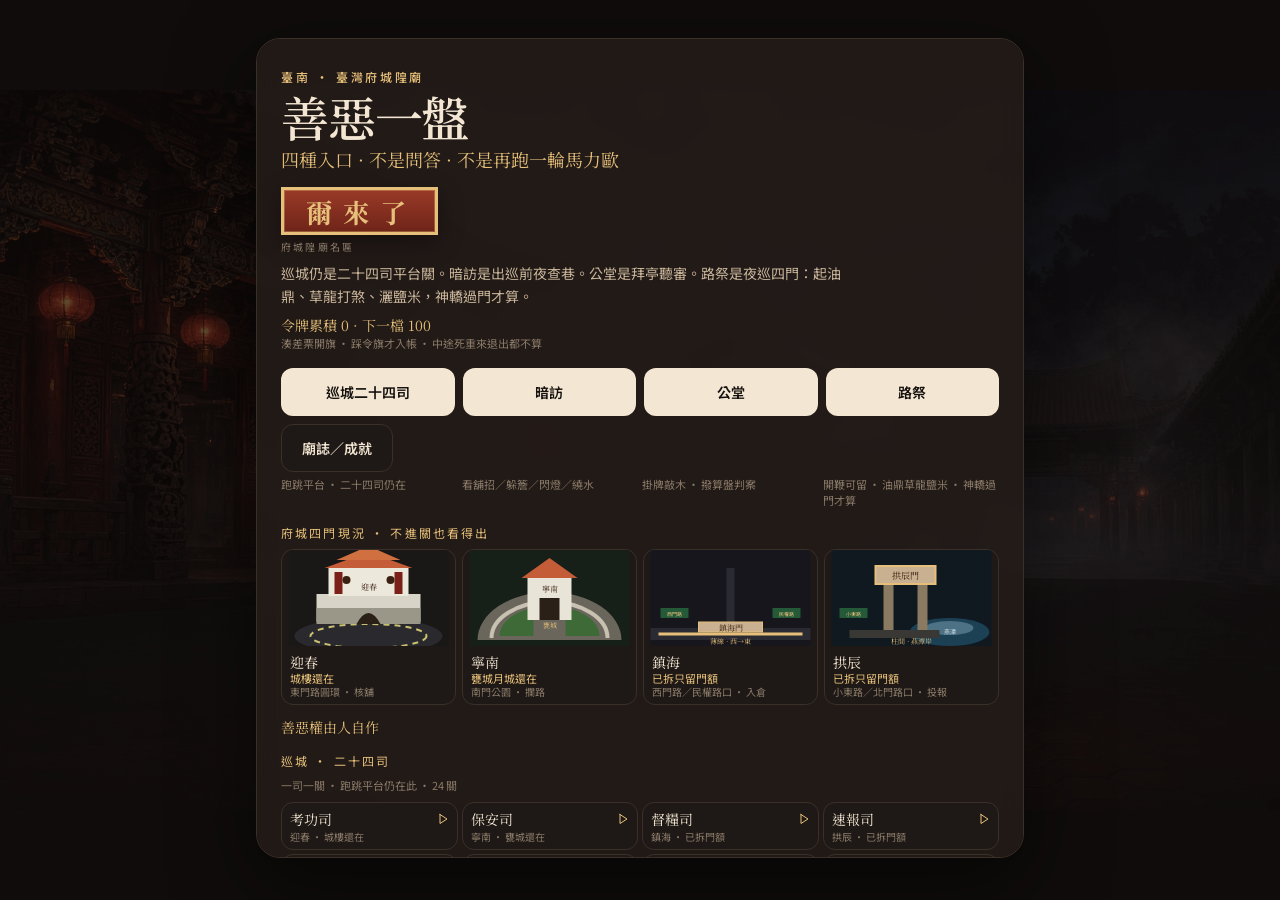
<file: index.html>
<!DOCTYPE html>
<html lang="zh-Hant">
  <head>
    <meta http-equiv="Cache-Control" content="no-store, no-cache, must-revalidate" />
    <meta http-equiv="Pragma" content="no-cache" />
    <meta name="viewport" content="width=device-width, initial-scale=1, viewport-fit=cover, maximum-scale=1, user-scalable=no" />
    <meta name="mobile-web-app-capable" content="yes" />
    <meta name="apple-mobile-web-app-capable" content="yes" />
    <title>善惡一盤</title>
    <meta name="description" content="臺南府城隍廟二十四司全屬府城隍。一司一關，不是問答。縣城隍夜巡三殿。拜亭樑梯往下必滑。檢簿司帳頁對盤。" />
    <meta name="apple-mobile-web-app-title" content="善惡一盤" />
    <meta name="theme-color" content="#14110f" />
    <meta name="twitter:card" content="summary_large_image" />
    <meta property="og:type" content="x:game" />
    <meta property="og:title" content="善惡一盤" />
    <meta property="og:description" content="善惡一盤 — 府城隍二十四司 · 縣城隍三殿 · 檢簿帳頁對盤 · 拜亭必滑" />
    <meta property="og:image" content="https://dl41o3su4-bit.github.io/og.jpg" />
    <meta property="og:image:width" content="1200" />
    <meta property="og:image:height" content="630" />
    <link rel="icon" type="image/svg+xml" href="./favicon.svg" />
    <link
      rel="stylesheet"
      href="https://fonts.googleapis.com/css2?family=Noto+Sans+TC:wght@400;500;600&family=Noto+Serif+TC:wght@600;700&display=swap"
    />
    <script type="module" crossorigin src="./assets/index-DzkoSXdL.js"></script>
    <link rel="stylesheet" crossorigin href="./assets/index-FcJY0e3a.css">
  </head>
  <body class="bg-ink text-paper">
    <div id="root"></div>
  </body>
</html>
</file>
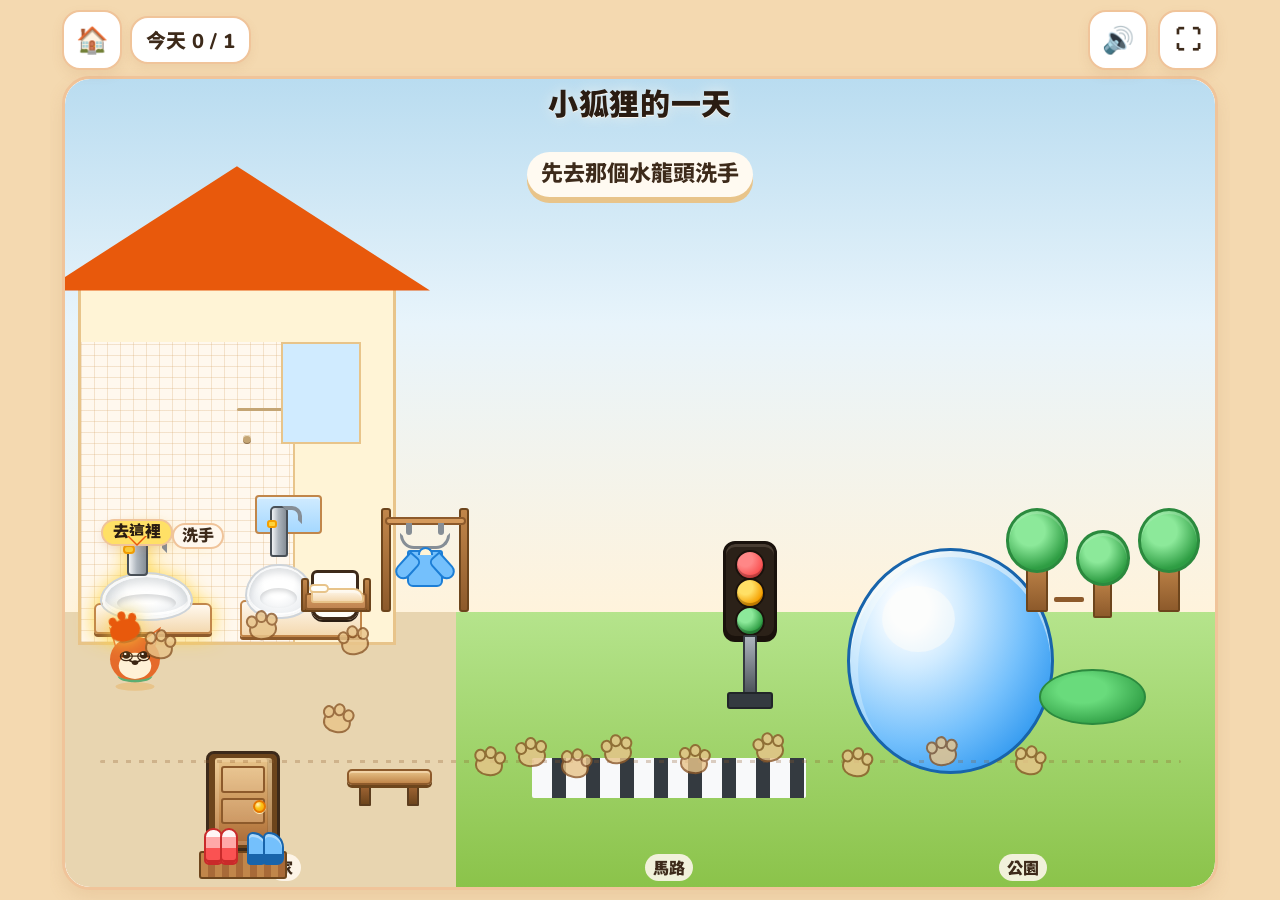
<file: childgame/index.html>
<!DOCTYPE html>
<html lang="zh-Hant">
  <head>
    <meta charset="utf-8" />
    <meta name="viewport" content="width=device-width, initial-scale=1, viewport-fit=cover, maximum-scale=1, user-scalable=no" />
    <meta name="mobile-web-app-capable" content="yes" />
    <meta name="apple-mobile-web-app-capable" content="yes" />
    <meta name="apple-mobile-web-app-title" content="小狐狸學堂" />
    <meta name="theme-color" content="#f4d9b0" />
    <title>小狐狸學堂</title>
    <meta name="description" content="小狐狸學堂。小狐狸老師帶臺灣大班玩數字、注音、英文和生活。" />
    <link rel="icon" type="image/svg+xml" href="./favicon.svg?v=20260904a" />
    <link rel="preconnect" href="https://fonts.googleapis.com" />
    <link rel="preconnect" href="https://fonts.gstatic.com" crossorigin />
    <link
      rel="stylesheet"
      href="https://fonts.googleapis.com/css2?family=Noto+Sans+TC:wght@700;900&family=Nunito:wght@700;800;900&display=swap"
    />
    <link rel="stylesheet" href="./styles.css?v=20260904a" />
  </head>
  <body>
    <div id="app"></div>
    <script src="./app.js?v=20260904a"></script>
  </body>
</html>
</file>
<file: childgame/styles.css>
:root {
  --ink: #3d2a1a;
  --ink-soft: #7a5a40;
  --paper: #fff8ee;
  --card: #fffdf8;
  --fox: #f76707;
  --fox-deep: #d9480f;
  --star: #f59f00;
  --good: #2b8a3e;
  --sky: #4dabf7;
  --berry: #fa5252;
  --grape: #845ef7;
  --mint: #12b886;
  --line: #f0c49a;
  --shadow: 0 8px 18px rgba(180, 120, 70, 0.14);
  --radius: 28px;
  --tap: 72px;
  --safe-t: env(safe-area-inset-top, 0px);
  --safe-b: env(safe-area-inset-bottom, 0px);
  --safe-l: env(safe-area-inset-left, 0px);
  --safe-r: env(safe-area-inset-right, 0px);
}

* {
  box-sizing: border-box;
}

html,
body {
  margin: 0;
  height: 100%;
  overflow: hidden;
  background: #f4d9b0;
  color: var(--ink);
  font-family: Nunito, "Noto Sans TC", "PingFang TC", "Microsoft JhengHei", "Noto Sans CJK TC", sans-serif;
  -webkit-tap-highlight-color: transparent;
  touch-action: manipulation;
  user-select: none;
  -webkit-user-select: none;
}

body {
  background: #f4d9b0;
}

button {
  font: inherit;
  color: inherit;
  cursor: pointer;
  border: 3px solid var(--line);
  border-radius: 20px;
  background: var(--card);
  box-shadow: var(--shadow);
}

button:active {
  transform: translateY(2px);
  box-shadow: 0 3px 8px rgba(90, 120, 160, 0.12);
}

button:focus-visible {
  outline: 4px solid #4dabf7;
  outline-offset: 2px;
}

#app {
  position: relative;
  z-index: 1;
  height: 100dvh;
  height: 100svh;
  max-height: 100dvh;
  overflow: hidden;
}

.shell {
  position: relative;
  height: 100%;
  max-width: 880px;
  margin: 0 auto;
  padding: calc(10px + var(--safe-t)) calc(12px + var(--safe-r)) calc(10px + var(--safe-b)) calc(12px + var(--safe-l));
  display: flex;
  flex-direction: column;
  gap: 8px;
  min-height: 0;
  overflow: hidden;
}

.topbar,
.home-tools {
  display: flex;
  align-items: center;
  justify-content: space-between;
  gap: 10px;
  flex: 0 0 auto;
}

.shell.is-home .topbar {
  justify-content: flex-end;
  position: relative;
  z-index: 1;
}

.topbar .title {
  flex: 1 1 auto;
  min-width: 0;
}

.icon-btn,
.home-btn {
  min-width: 60px;
  min-height: 60px;
  padding: 0 12px;
  font-size: 26px;
  font-weight: 800;
  display: inline-grid;
  place-items: center;
  background: #fff;
  border: 2px solid #f0c49a;
  border-radius: 18px;
  box-shadow: 0 5px 12px rgba(180, 120, 70, 0.12);
}

.home-hero {
  position: relative;
  z-index: 1;
  text-align: left;
  padding: 2px 8px 8px;
  flex: 0 0 auto;
}

.kicker {
  margin: 0 0 4px;
  font-size: clamp(20px, 5.2vmin, 30px);
  font-weight: 900;
  letter-spacing: 0.02em;
  color: #3d2a1a;
  text-align: left;
}

.title {
  margin: 0;
  font-size: clamp(36px, 10vmin, 58px);
  letter-spacing: 0.02em;
  text-align: left;
  line-height: 1.1;
  color: #2a1c12;
  font-weight: 900;
}

.fox-row {
  display: flex;
  align-items: flex-end;
  gap: 12px;
  flex: 0 0 auto;
  min-height: 0;
  padding: 0 4px;
}

.fox-frame {
  width: clamp(80px, 18vmin, 96px);
  height: clamp(80px, 18vmin, 96px);
  flex: 0 0 auto;
  border-radius: 0;
  background: transparent;
  border: 0;
  box-shadow: none;
  display: grid;
  place-items: center;
  overflow: visible;
}

.fox {
  width: 100%;
  height: 100%;
  display: block;
  overflow: visible;
}

.fox-bob {
  transform-box: fill-box;
  transform-origin: 50% 80%;
  animation: bob 2.8s ease-in-out infinite;
}

.fox.happy {
  animation: wiggle 0.45s ease;
}

.fox.think {
  animation: shake 0.4s ease;
}

.speech {
  flex: 1 1 auto;
  min-width: 0;
  background: #fffaf1;
  border: 0;
  border-radius: 24px;
  padding: 12px 16px;
  font-size: clamp(18px, 4.2vmin, 26px);
  font-weight: 800;
  line-height: 1.35;
  box-shadow: 0 6px 0 #e8c48a;
  position: relative;
}

.speak-btn {
  flex: 0 0 auto;
  min-width: 56px;
  min-height: 56px;
  padding: 0;
  font-size: 26px;
  border-radius: 18px;
  background: #fff;
  border: 2px solid #f0c49a;
  box-shadow: 0 5px 12px rgba(180, 120, 70, 0.12);
}

.star-chip,
.progress-chip {
  min-height: 48px;
  padding: 0 14px;
  border: 2px solid #f0c49a;
  border-radius: 18px;
  background: #fff;
  display: inline-flex;
  align-items: center;
  gap: 6px;
  font-size: 22px;
  font-weight: 800;
  box-shadow: 0 4px 10px rgba(180, 120, 70, 0.1);
}

.home-scroll {
  flex: 1 1 auto;
  min-height: 0;
  overflow-x: hidden;
  overflow-y: auto;
  -webkit-overflow-scrolling: touch;
  display: flex;
  flex-direction: column;
  gap: 10px;
  padding: 4px 12px 20px;
  scrollbar-width: none;
}

.home-scroll::-webkit-scrollbar {
  display: none;
  width: 0;
}

.section-title {
  margin: 6px 8px 0;
  font-size: clamp(18px, 4.2vmin, 26px);
  font-weight: 900;
  letter-spacing: 0.08em;
  color: #3d2a1a;
}

.level-grid {
  flex: 0 0 auto;
  display: grid;
  grid-template-columns: minmax(0, 1fr) minmax(0, 1fr);
  grid-auto-rows: minmax(148px, auto);
  gap: 14px;
  padding: 2px 2px 8px;
  width: 100%;
  max-width: 100%;
}

.level-card {
  display: flex;
  flex-direction: column;
  align-items: center;
  justify-content: center;
  gap: 8px;
  min-width: 0;
  max-width: 100%;
  overflow: hidden;
  min-height: clamp(148px, 26vmin, 196px);
  padding: 16px 8px 14px;
  font-weight: 800;
  border-radius: 32px;
  border: 2px solid #f0c49a;
  background: #fffdf8;
  box-shadow: 0 10px 18px rgba(180, 120, 70, 0.14);
}

.preview-art {
  width: 100%;
  max-width: 100%;
  min-width: 0;
  min-height: clamp(64px, 14vmin, 96px);
  display: flex;
  align-items: center;
  justify-content: center;
  flex-wrap: wrap;
  gap: 4px;
  background: transparent;
  border-radius: 0;
  font-size: clamp(18px, 4.6vmin, 26px);
  line-height: 1;
  box-shadow: none;
}

.cherry-ball {
  width: clamp(20px, 5.4vmin, 28px);
  height: clamp(20px, 5.4vmin, 28px);
  border-radius: 50%;
  background: radial-gradient(circle at 32% 28%, #ff8a8a 0 30%, #e03131 72%, #c22525 100%);
  box-shadow: inset -2px -3px 0 rgba(0, 0, 0, 0.08), 0 3px 0 rgba(180, 80, 60, 0.16);
  position: relative;
}

.cherry-ball::before {
  content: "";
  position: absolute;
  top: -9px;
  left: 46%;
  width: 2px;
  height: 10px;
  background: #2f9e44;
  border-radius: 2px;
}

.preview-art b {
  display: inline-grid;
  place-items: center;
  min-width: 1.15em;
  min-height: 1.15em;
  padding: 0 4px;
  background: #fff8ee;
  border: 2px solid #f0c49a;
  border-radius: 10px;
  font-size: 1em;
  color: #2a1c12;
}

.preview-art em {
  display: inline-grid;
  place-items: center;
  min-width: 1.05em;
  min-height: 1.05em;
  padding: 0 2px;
  background: #fff3bf;
  border: 2px solid #ffe066;
  border-radius: 10px;
  font-style: normal;
  color: var(--fox-deep);
}

.preview-art i {
  display: inline-grid;
  place-items: center;
  min-width: 1.05em;
  min-height: 1.05em;
  padding: 0 2px;
  background: #fff8ee;
  border: 2px solid #e8d4b0;
  border-radius: 10px;
  font-style: normal;
  font-weight: 900;
}

.preview-path i,
.preview-path em {
  min-width: 1.2em;
  min-height: 0.95em;
  border-radius: 50% 46% 48% 52%;
  background: #dee2e6;
  border-color: #adb5bd;
}

.preview-path em {
  background: #fff8ee;
  border-style: dashed;
  border-color: #ff922b;
}

.preview-ord .preview-flag {
  display: inline-grid;
  width: 1.55em;
  height: 1.55em;
  vertical-align: middle;
}

.preview-ord .preview-flag svg {
  width: 100%;
  height: 100%;
  display: block;
}

.preview-art .stars {
  font-size: 1.05em;
  filter: drop-shadow(0 1px 0 #e6a800);
}

.preview-more .mini-scale {
  display: flex;
  align-items: flex-end;
  gap: 4px;
}

.preview-more .mini-scale b {
  display: flex;
  align-items: center;
  gap: 1px;
  font-size: 0.72em;
  padding: 2px 4px;
  border-radius: 10px 10px 8px 8px;
}

.preview-more .count-fruit,
.preview-bond .count-fruit {
  width: 18px;
  height: 18px;
  flex: none;
}

.preview-more .mini-scale i {
  width: 10px;
  height: 12px;
  padding: 0;
  background: #c1864a;
  border: 0;
  border-radius: 0;
  clip-path: polygon(50% 0, 100% 100%, 0 100%);
}

.preview-trace svg {
  width: 46px;
  height: 52px;
  display: block;
  max-width: 100%;
}

.preview-trace path {
  fill: none;
  stroke: #f76707;
  stroke-width: 9;
  stroke-linecap: round;
  stroke-linejoin: round;
  stroke-dasharray: 8 7;
}

.preview-trace .preview-start {
  fill: #40c057;
  stroke: #2f9e44;
  stroke-width: 1.5;
}

.preview-trace.preview-bpm path {
  fill: #f76707;
  stroke: none;
  stroke-dasharray: none;
}

.preview-match .draw-line {
  width: 12px;
  height: 0;
  border-top: 3px solid #f76707;
  flex: 0 0 auto;
}

.preview-match .count-fruit {
  width: 1em;
  height: 1em;
  flex: none;
}

.level-card .name {
  font-size: clamp(20px, 4.6vmin, 30px);
  color: #2a1c12;
  max-width: 100%;
  text-align: center;
  line-height: 1.2;
}

.level-card .hint {
  font-size: clamp(13px, 3vmin, 16px);
  font-weight: 800;
  color: var(--ink-soft);
  text-align: center;
  line-height: 1.2;
}

.level-card.c1,
.level-card.c2,
.level-card.c3,
.level-card.c4,
.level-card.c5,
.level-card.c6,
.level-card.c7,
.level-card.c8,
.level-card.c9,
.level-card.w1,
.level-card.w2,
.level-card.w3,
.level-card.w4,
.level-card.w5,
.level-card.w6,
.level-card.e1,
.level-card.e2,
.level-card.e3,
.level-card.e4,
.level-card.e5,
.level-card.e6,
.level-card.l1,
.level-card.l2,
.level-card.l3,
.level-card.l4,
.level-card.l5,
.level-card.l6,
.level-card.l7,
.level-card.l8 {
  background: #fffdf8;
  border-color: #f0c49a;
}

.level-grid .level-card:active {
  transform: translateY(2px);
}

.home-foot {
  display: flex;
  align-items: center;
  justify-content: center;
  gap: 8px;
  flex: 0 0 auto;
  min-height: 48px;
  padding: 4px 8px 2px;
  background: transparent;
  box-shadow: none;
}

.home-foot .star-chip {
  background: transparent;
  border: 0;
  box-shadow: none;
  min-height: 0;
  padding: 0;
  font-size: clamp(22px, 4.8vmin, 30px);
  color: #3d2a1a;
}

.day-banner {
  display: grid;
  grid-template-columns: minmax(0, 1.15fr) minmax(0, 1fr) auto;
  align-items: center;
  gap: 10px 14px;
  width: 100%;
  min-height: 132px;
  padding: 12px 14px;
  text-align: left;
  background: linear-gradient(#8ecae6 0 48%, #d8f5a2 48% 100%);
  border: 3px solid #f0c49a;
  border-radius: 28px;
  box-shadow: var(--shadow);
  overflow: hidden;
}

.day-banner.is-evening {
  background: linear-gradient(#3d405b 0 50%, #5c4d3a 50% 100%);
  color: #fff8ee;
}

.day-banner-scene {
  position: relative;
  min-height: 88px;
  display: grid;
  grid-template-columns: 1.1fr 0.8fr 1fr;
  align-items: end;
  padding: 8px 6px 4px;
}

.day-banner-scene .mini-corner {
  position: relative;
  display: flex;
  align-items: flex-end;
  justify-content: center;
  gap: 2px;
  min-height: 42px;
  font-size: clamp(18px, 4.8vmin, 26px);
  line-height: 1;
}

.day-banner-scene .mini-home {
  background: linear-gradient(transparent 55%, #e8d5b0 55%);
}

.day-banner-scene .mini-road {
  background: linear-gradient(transparent 55%, #8bc34a 55%);
}

.day-banner-scene .mini-park {
  background: linear-gradient(transparent 55%, #8bc34a 55%);
}

.day-banner-scene .mini-hut {
  position: relative;
  width: 22px;
  height: 14px;
  margin-bottom: 2px;
  background: #fff4d6;
  border: 2px solid #e8c48a;
  border-radius: 3px 3px 0 0;
}

.day-banner-scene .mini-hut::before {
  content: "";
  position: absolute;
  left: -5px;
  top: -9px;
  width: 28px;
  height: 10px;
  background: #e8590c;
  clip-path: polygon(50% 0, 100% 100%, 0 100%);
}

.day-banner-scene .mini-crosswalk {
  width: 16px;
  height: 22px;
  background: repeating-linear-gradient(90deg, #6c757d 0 3px, #f8f9fa 3px 6px);
  border-radius: 2px;
}

.day-banner-scene .mini-corner .bit {
  font-size: clamp(16px, 4.2vmin, 22px);
  font-style: normal;
}

.day-banner-scene .day-fox-wear.mini {
  position: absolute;
  left: 14%;
  bottom: 2px;
  transform: scale(0.72);
  transition: left 0.45s ease;
}

.day-banner-scene.at-sink .day-fox-wear.mini { left: 8%; }
.day-banner-scene.at-vanity .day-fox-wear.mini { left: 22%; }
.day-banner-scene.at-dress .day-fox-wear.mini { left: 30%; }
.day-banner-scene.at-door .day-fox-wear.mini { left: 20%; }
.day-banner-scene.at-table .day-fox-wear.mini { left: 36%; }
.day-banner-scene.at-road .day-fox-wear.mini { left: 48%; }
.day-banner-scene.at-park .day-fox-wear.mini { left: 78%; }

.day-banner-copy {
  display: flex;
  flex-direction: column;
  gap: 4px;
  min-width: 0;
}

.day-banner-copy strong {
  font-size: clamp(22px, 5vmin, 32px);
  font-weight: 900;
  line-height: 1.15;
}

.day-banner-progress {
  font-size: clamp(16px, 3.6vmin, 22px);
  font-weight: 800;
  color: #3d2a1a;
}

.day-banner.is-evening .day-banner-progress {
  color: #fff8ee;
}

.day-banner-bits {
  display: flex;
  flex-wrap: wrap;
  gap: 4px;
  min-height: 22px;
}

.day-banner-bits .bit {
  font-size: 20px;
  line-height: 1;
  font-style: normal;
}

.day-banner:focus,
.day-banner:focus-visible {
  outline: 4px solid #ffd43b;
  outline-offset: 3px;
}

.day-banner-go {
  display: inline-grid;
  place-items: center;
  min-height: 56px;
  padding: 0 16px;
  border-radius: 18px;
  background: #ffe066;
  border: 2px solid #f0c49a;
  font-size: clamp(18px, 3.8vmin, 24px);
  font-weight: 900;
  color: #2a1c12;
  box-shadow: 0 5px 12px rgba(180, 120, 70, 0.14);
}

.shell.is-day {
  max-width: 1080px;
  gap: 6px;
}

.shell.is-day .topbar {
  justify-content: space-between;
}

.day-top-left {
  display: flex;
  align-items: center;
  gap: 8px;
}

.day-count {
  font-size: clamp(16px, 3.4vmin, 20px);
}

.shell.is-day .home-hero {
  display: none;
}

.shell.is-day .day-world {
  min-height: 0;
}

.day-talk {
  position: absolute;
  top: 10px;
  left: 10px;
  right: 10px;
  z-index: 5;
  display: flex;
  flex-direction: column;
  align-items: center;
  gap: 6px;
  pointer-events: none;
}

.day-world-title {
  margin: 0;
  font-size: clamp(20px, 4.6vmin, 30px);
  font-weight: 900;
  letter-spacing: 0.02em;
  line-height: 1.15;
  color: #2a1c12;
  text-shadow: 0 1px 0 rgba(255, 248, 238, 0.95), 0 0 14px rgba(255, 248, 238, 0.75);
}

.day-talk .speech {
  flex: 0 1 auto;
  max-width: min(92%, 560px);
  padding: 8px 14px;
  font-size: clamp(16px, 3.6vmin, 22px);
}

.day-world {
  --day-n: 3;
  --day-at: 0;
  --fox-x: 16%;
  --fox-y: 18%;
  --fox-right: auto;
  --fox-top: auto;
  position: relative;
  flex: 1 1 auto;
  min-height: 180px;
  overflow: hidden;
  border: 3px solid #f0c49a;
  border-radius: 28px;
  box-shadow: var(--shadow);
  background: #fffdf8;
}

.day-world.at-sink { --fox-x: calc(5% + 10px); --fox-y: 24%; }
.day-world.at-vanity { --fox-x: calc(max(36%, calc(5% + 148px)) - 22px); --fox-y: 28%; }
.day-world.at-dress { --fox-x: calc(max(36%, 5% + 148px) + 132px); --fox-y: 31%; }
.day-world.at-home { --fox-x: calc(max(36%, 5% + 148px) + 28px); --fox-y: 18%; }
.day-world.at-door { --fox-x: calc(30% + 18px); --fox-y: 4%; }
.day-world.at-table { --fox-x: auto; --fox-y: 7%; --fox-right: 4%; }
.day-world.at-road { --fox-x: auto; --fox-y: 14%; --fox-right: 30%; }
.day-world.at-light { --fox-x: auto; --fox-y: 6%; --fox-right: calc(14% + 64px); }
.day-world.at-habitat,
.day-world.at-park { --fox-x: 34%; --fox-y: 8%; --fox-top: auto; --fox-right: auto; }
.day-world.at-road .day-marker.is-park-side { --fox-x: auto; --fox-y: 22%; --fox-right: 8%; }
.day-world.at-habitat .day-marker.is-park-side,
.day-world.at-park .day-marker.is-park-side { --fox-x: 34%; --fox-y: 8%; --fox-top: auto; --fox-right: auto; }

.day-world.wx-rain .day-sky {
  background: linear-gradient(#6d8298, #9aafc0 55%, #c5d0d8);
}

.day-world.wx-cold .day-sky {
  background: linear-gradient(#d7e8f4, #eef6ff 60%, #f7fbff);
}

.day-world.wx-wind .day-sky {
  background: linear-gradient(#9ad0ea, #e4f4fb);
}

.day-world.wx-sun .day-sky {
  background: linear-gradient(#3d9ef0, #7ec8ff 42%, #ffe28a 100%);
}

.day-sky,
.day-ground,
.day-trail,
.day-zebra {
  position: absolute;
  pointer-events: none;
}

.day-sky {
  inset: 0 0 34% 0;
  border-radius: 25px 25px 0 0;
  overflow: hidden;
  background: linear-gradient(#b9dcf0 0%, #e8f4fb 46%, #fff3dc 100%);
}

.day-world.is-evening .day-sky,
.day-world.is-evening.wx-sun .day-sky,
.day-world.is-evening.wx-rain .day-sky,
.day-world.is-evening.wx-cold .day-sky,
.day-world.is-evening.wx-wind .day-sky {
  background: linear-gradient(#1d2b55 0%, #7a3560 28%, #e8590c 58%, #ffc078 82%, #ffe8a3 100%);
}

.day-world.is-evening .day-sky::after {
  content: "";
  position: absolute;
  right: 9%;
  top: 8%;
  width: clamp(36px, 9vmin, 56px);
  height: clamp(36px, 9vmin, 56px);
  border-radius: 50%;
  background: radial-gradient(circle at 36% 34%, #fff4c2 0 28%, #ff922b 62%, #d9480f 100%);
  box-shadow: 0 0 22px 8px rgba(255, 146, 43, 0.55);
  pointer-events: none;
}

.day-world.is-evening .wx-sun-icon {
  display: none;
}

.day-world.is-evening.wx-rain .day-sky {
  background: linear-gradient(#2a3348 0%, #6b4a58 46%, #d4a07a 100%);
}

.day-world.is-evening.wx-cold .day-sky {
  background: linear-gradient(#3d4d6e 0%, #8e6d78 46%, #e8c8a8 100%);
}

.day-sky .wx-drop,
.day-sky .wx-flake,
.day-sky .wx-sun-icon {
  position: absolute;
  pointer-events: none;
  font-style: normal;
  line-height: 1;
}

.day-sky .wx-drop {
  top: -12%;
  left: var(--x, 20%);
  width: 3px;
  height: 16px;
  border-radius: 2px;
  background: rgba(235, 245, 255, 0.78);
  animation: wx-rain 1.15s linear infinite;
  animation-delay: var(--d, 0s);
}

.day-sky .wx-flake {
  top: -8%;
  left: var(--x, 20%);
  width: 6px;
  height: 6px;
  border-radius: 50%;
  background: #fff;
  box-shadow: 0 0 0 1px rgba(210, 230, 245, 0.45);
  opacity: 0.95;
  animation: wx-snow 2.6s linear infinite;
  animation-delay: var(--d, 0s);
}

.day-sky .wx-sun-icon {
  top: 8%;
  right: 9%;
  font-size: clamp(26px, 7vmin, 44px);
  filter: drop-shadow(0 0 10px rgba(255, 224, 102, 0.85));
}

@keyframes wx-rain {
  0% { transform: translateY(0); opacity: 0.75; }
  100% { transform: translateY(140px); opacity: 0.15; }
}

@keyframes wx-snow {
  0% { transform: translate3d(0, 0, 0); opacity: 0.9; }
  100% { transform: translate3d(8px, 130px, 0); opacity: 0.2; }
}

.day-ground {
  inset: 66% 0 0 0;
  border-radius: 0 0 25px 25px;
  background:
    linear-gradient(90deg, #e8d5b0 0 34%, transparent 34% 66%, transparent 66% 100%),
    linear-gradient(#b5e48c, #8bc34a);
}

.day-world.is-evening .day-ground {
  background:
    linear-gradient(90deg, #b08958 0 34%, transparent 34% 66%, transparent 66% 100%),
    linear-gradient(#6f9a48, #3f6a32);
}

.day-trail {
  left: 3%;
  right: 3%;
  bottom: 14%;
  height: 28px;
  border-radius: 0;
  background: none;
  opacity: 1;
  overflow: visible;
  z-index: 3;
}

.day-trail::before {
  content: "";
  position: absolute;
  left: 0;
  right: 0;
  top: 52%;
  height: 3px;
  border-radius: 999px;
  background:
    repeating-linear-gradient(
      90deg,
      rgba(141, 90, 43, 0.28) 0 5px,
      transparent 5px 13px
    );
  opacity: 1;
}

.dt-paw {
  position: absolute;
  left: var(--x, 8%);
  top: 50%;
  width: 24px;
  height: 18px;
  margin-left: -12px;
  margin-top: calc(-10px + var(--w, 0px) - var(--up, 0px));
  color: #8d5a2b;
  background: currentColor;
  border-radius: 50% 50% 46% 46%;
  transform: rotate(var(--r, 0deg));
  pointer-events: none;
  box-shadow: 1px 2px 0 rgba(61, 42, 26, 0.22);
}

.dt-paw.at-wash {
  left: calc((1.15 / 3) * 0.05 / 0.94 * 100% - 3% / 0.94 + 38px);
}

.dt-paw.at-brush {
  left: calc(max((1.15 / 3) * 0.36 / 0.94 * 100%, (1.15 / 3) * 0.05 / 0.94 * 100% + 148px) - 3% / 0.94 + 28px);
}

.dt-paw.at-dress {
  left: calc(max((1.15 / 3) * 0.36 / 0.94 * 100%, (1.15 / 3) * 0.05 / 0.94 * 100% + 148px) - 3% / 0.94 + 120px);
}

.dt-paw.near-wash {
  left: calc((1.15 / 3) * 0.05 / 0.94 * 100% - 3% / 0.94 + 72px);
}

.dt-paw::before {
  content: "";
  position: absolute;
  left: 50%;
  top: -8px;
  width: 8px;
  height: 9px;
  margin-left: -4px;
  background: currentColor;
  border-radius: 50%;
  box-shadow:
    -10px 4px 0 currentColor,
    10px 4px 0 currentColor;
}

.dt-paw.is-done {
  color: #5c3d1e;
  opacity: 1;
}

.dt-paw.is-now {
  width: 30px;
  height: 22px;
  margin-left: -15px;
  color: #e8590c;
  z-index: 2;
  filter: drop-shadow(0 0 10px rgba(255, 212, 59, 1));
  animation: dt-paw-now 1.15s ease-in-out infinite;
}

.dt-paw.is-soon {
  color: #a86a38;
  opacity: 0.82;
  background: #e8c48a;
  box-shadow: 0 0 0 2px #8d5a2b;
}

.dt-paw.is-soon::before {
  background: #e8c48a;
  box-shadow:
    -10px 4px 0 #e8c48a,
    10px 4px 0 #e8c48a,
    -10px 4px 0 2px #8d5a2b,
    10px 4px 0 2px #8d5a2b,
    0 0 0 2px #8d5a2b;
}

.dt-paw.is-stretch {
  color: #c1864a;
  opacity: 1;
  animation: dt-paw-stretch 0.7s ease-out;
}

.day-trail.just-wash .dt-paw.is-stretch,
.day-trail.just-brush .dt-paw.is-stretch {
  width: 26px;
  height: 20px;
  color: #e8590c;
  opacity: 1;
}

@keyframes dt-paw-now {
  0%, 100% { transform: rotate(var(--r, 0deg)) translateY(0) scale(1); }
  50% { transform: rotate(var(--r, 0deg)) translateY(-5px) scale(1.12); }
}

@keyframes dt-paw-stretch {
  0% { transform: rotate(var(--r, 0deg)) scale(0.4); opacity: 0; }
  100% { transform: rotate(var(--r, 0deg)) scale(1); opacity: 1; }
}

.day-world.is-evening .dt-paw.is-done {
  color: #4a3018;
}

.day-world.is-evening .dt-paw.is-now {
  color: #ff922b;
}

.day-zebra {
  left: 8%;
  right: 8%;
  width: auto;
  bottom: 11%;
  height: clamp(28px, 7vmin, 40px);
  background:
    repeating-linear-gradient(
      90deg,
      #f8f9fa 0 20px,
      #343a40 20px 34px
    );
  border: 0;
  border-radius: 2px;
  box-shadow: none;
  z-index: 1;
}

.day-zebra i {
  position: absolute;
  display: block;
  pointer-events: none;
}

.dz-print {
  width: 38px;
  height: 28px;
  background: #d9480f;
  border-radius: 50% 50% 46% 46%;
  box-shadow: 0 0 0 3px #fff4e0, 2px 2px 0 rgba(61, 42, 26, 0.35);
  z-index: 2;
}

.dz-print::before {
  content: "";
  position: absolute;
  left: 50%;
  top: -8px;
  width: 8px;
  height: 9px;
  margin-left: -4px;
  background: #e8590c;
  border-radius: 50%;
  box-shadow: -9px 3px 0 #e8590c, 9px 3px 0 #e8590c;
}

.dz-print.a { left: 18%; top: 42%; transform: rotate(-12deg); }
.dz-print.b { left: 42%; top: 28%; transform: rotate(8deg); }
.dz-print.c { left: 66%; top: 46%; transform: rotate(-6deg); }

.day-live {
  position: absolute;
  z-index: 2;
  inset: 0;
  display: grid;
  grid-template-columns: 1.15fr 0.85fr 1fr;
  pointer-events: none;
}

.day-corner {
  position: relative;
  min-width: 0;
}

.day-corner-name {
  position: absolute;
  left: 50%;
  bottom: 6px;
  transform: translateX(-50%);
  z-index: 2;
  padding: 1px 8px;
  border-radius: 999px;
  background: rgba(255, 248, 238, 0.88);
  font-size: clamp(12px, 2.6vmin, 16px);
  font-weight: 900;
  color: #3d2a1a;
  pointer-events: none;
}

.live-house {
  position: absolute;
  left: 3%;
  bottom: 30%;
  width: 72%;
  height: 46%;
  background: #fff4d6;
  border: 3px solid #e8c48a;
  border-radius: 10px 10px 0 0;
}

.live-house::before {
  content: "";
  position: absolute;
  left: 0;
  top: 18%;
  bottom: 0;
  width: 68%;
  background:
    repeating-linear-gradient(
      90deg,
      rgba(214, 168, 110, 0.28) 0 1px,
      transparent 1px 13px
    ),
    repeating-linear-gradient(
      0deg,
      rgba(214, 168, 110, 0.28) 0 1px,
      transparent 1px 11px
    ),
    #fff8ee;
  border-right: 2px solid #e8c48a;
  border-radius: 0 8px 0 0;
  pointer-events: none;
}

.live-roof {
  position: absolute;
  left: -12%;
  top: -30%;
  width: 124%;
  height: 34%;
  background: #e8590c;
  clip-path: polygon(50% 0, 100% 100%, 0 100%);
}

.live-rail {
  position: absolute;
  left: 50%;
  top: 36%;
  width: 38%;
  height: 3px;
  background: #c4a574;
  border-radius: 2px;
}

.live-win {
  position: absolute;
  top: 18%;
  right: 10%;
  width: 26%;
  height: 28%;
  background: #d0ebff;
  border: 2px solid #e8c48a;
}

.theme-wall {
  position: absolute;
  left: 50%;
  top: 42%;
  width: 42%;
  height: 30%;
  display: flex;
  flex-wrap: wrap;
  align-content: flex-start;
  align-items: flex-start;
  gap: 5px 6px;
  padding: 1px 0 0;
  pointer-events: none;
  z-index: 1;
}

.theme-wall.is-empty {
  justify-content: flex-start;
}

.theme-hook {
  width: 8px;
  height: 8px;
  margin: 4px 0 0 6px;
  border-radius: 50%;
  background: #c4a574;
  box-shadow: inset 0 1px 0 #efe0c4, 0 1px 0 #8d6e4a;
}

.theme-scrap {
  display: inline-flex;
  align-items: center;
  justify-content: center;
  min-width: 22px;
  min-height: 22px;
  padding: 2px 5px;
  background: #fffef8;
  border: 1px solid #d9b888;
  border-radius: 3px;
  font-size: clamp(13px, 2.8vmin, 18px);
  font-weight: 900;
  line-height: 1;
  color: #c45c26;
  transform: rotate(var(--r, -3deg));
  box-shadow: 1px 2px 0 rgba(160, 120, 70, 0.18);
  font-style: normal;
}

.theme-scrap.scrap-glyph {
  color: #c45c26;
  background: #fffaf0;
}

.theme-scrap.scrap-pic {
  background: #fffef8;
  font-size: clamp(14px, 3vmin, 20px);
}

.theme-scrap.scrap-count {
  gap: 1px;
  background: #fffef8;
  color: #8a5a2b;
}

.theme-scrap.scrap-count b {
  font-size: 0.85em;
  font-weight: 900;
}

.theme-scrap.scrap-star {
  background: #fff6d6;
  color: #b8860b;
  font-size: clamp(11px, 2.2vmin, 14px);
}

.live-table {
  display: none;
}

.day-world.is-evening .live-win {
  background: #ffe066;
  border-color: #f59f00;
  box-shadow:
    0 0 0 2px #ffe8a3,
    0 0 18px 6px rgba(255, 212, 80, 0.95);
}

.day-world.is-evening .park-pond {
  background: radial-gradient(ellipse at 38% 34%, #ffe8a3 0 14%, #74c0fc 48%, #1c4e89 100%);
  box-shadow:
    inset 0 6px 0 rgba(255, 236, 180, 0.42),
    0 0 14px rgba(255, 200, 120, 0.35);
}

.park-nature {
  position: absolute;
  inset: 0;
  z-index: 1;
  pointer-events: none;
}

.park-pond,
.park-grass,
.park-sand {
  position: absolute;
  display: block;
  font-style: normal;
  pointer-events: none;
}

.park-pond {
  left: 4%;
  bottom: 14%;
  width: 54%;
  height: 28%;
  border-radius: 50%;
  background: radial-gradient(ellipse at 30% 26%, #f8fcff 0 10%, #d0ebff 26%, #74c0fc 58%, #339af0 82%, #1c7ed6 100%);
  border: 3px solid #1864ab;
  box-shadow:
    inset 0 6px 0 rgba(255, 253, 248, 0.5),
    inset 16px 8px 0 -8px rgba(255, 253, 248, 0.28);
}

.park-pond::before {
  content: "";
  position: absolute;
  left: 16%;
  top: 16%;
  width: 36%;
  height: 30%;
  border-radius: 50%;
  background: rgba(255, 253, 248, 0.48);
  pointer-events: none;
}

.park-grass {
  right: 18%;
  bottom: 20%;
  width: 28%;
  height: 7%;
  border-radius: 50%;
  background: radial-gradient(ellipse at 40% 36%, #69db7c 0 28%, #2f9e44 78%, #2b8a3e 100%);
  border: 2px solid #2b8a3e;
}

.park-sand {
  left: 42%;
  bottom: 21%;
  width: 16%;
  height: 6%;
  border-radius: 50% 50% 42% 42%;
  background: radial-gradient(ellipse at 40% 30%, #ffe8a3, #e8b86d);
  border: 2px solid #d4a017;
}

.day-trees {
  position: absolute;
  right: 4%;
  bottom: 34%;
  display: flex;
  align-items: flex-end;
  gap: 8px;
  pointer-events: none;
  isolation: isolate;
}

.day-tree,
.day-tree-art {
  position: relative;
  display: block;
  width: clamp(18px, 4.4vmin, 28px);
  height: clamp(28px, 7vmin, 42px);
  font-style: normal;
  overflow: visible;
}

.day-tree {
  width: clamp(42px, 9vmin, 62px);
  height: clamp(72px, 16.5vmin, 104px);
  z-index: 0;
}

.day-tree.is-mid {
  width: clamp(36px, 7.6vmin, 54px);
  height: clamp(60px, 14vmin, 88px);
  transform: translateY(6px);
  z-index: 2;
}

.day-tree::before,
.day-tree-art .dt-canopy {
  content: "";
  position: absolute;
  left: 4%;
  right: 4%;
  top: 0;
  height: 54%;
  background: radial-gradient(circle at 38% 34%, #8ce99a 0 28%, #2f9e44 72%, #2b8a3e 100%);
  border: 2px solid #2b8a3e;
  border-radius: 50%;
  box-shadow: inset 0 3px 0 rgba(255, 253, 248, 0.18);
  z-index: 4;
}

.day-tree::before {
  left: 0;
  right: 0;
  height: 56%;
  border-width: 3px;
}

.day-tree::after,
.day-tree-art .dt-trunk {
  content: "";
  position: absolute;
  left: 38%;
  right: 38%;
  top: 48%;
  bottom: 0;
  background: linear-gradient(#c1864a, #8d5a2b);
  border: 1px solid #6d451c;
  border-radius: 2px;
  z-index: 1;
}

.day-tree::after {
  left: 32%;
  right: 32%;
  top: 50%;
  border-width: 2px;
}

.day-branch {
  position: absolute;
  left: -22px;
  top: 76%;
  width: 30px;
  height: 5px;
  background: #8d5a2b;
  border-radius: 2px;
  z-index: 2;
}

.day-furn,
button.day-furn,
.day-place,
button.day-place {
  position: absolute;
  display: flex;
  flex-direction: column;
  align-items: center;
  justify-content: flex-end;
  gap: 2px;
  width: auto;
  height: auto;
  min-width: 0;
  min-height: 0;
  margin: 0;
  padding: 0 2px;
  background: transparent;
  border: 0;
  box-shadow: none;
  color: inherit;
  overflow: visible;
  pointer-events: none;
  -webkit-appearance: none;
  appearance: none;
  outline: none;
}

button.day-furn,
button.day-place {
  pointer-events: auto;
  cursor: pointer;
}

button.day-furn:focus,
button.day-furn:focus-visible,
button.day-place:focus,
button.day-place:focus-visible {
  outline: none;
  filter: drop-shadow(0 0 8px rgba(255, 212, 59, 0.9));
}

button.day-furn:active,
button.day-place:active {
  transform: none;
  box-shadow: none;
}

.day-furn.is-next,
.day-place.is-next {
  animation: day-glow 1.6s ease-in-out infinite;
  z-index: 3;
}

.day-furn.is-next .day-spot-art,
.day-place.is-next .day-spot-art {
  filter: drop-shadow(0 0 10px rgba(255, 212, 59, 0.95));
}

.furn-wash {
  left: 5%;
  bottom: 31%;
  min-width: 110px;
  min-height: 88px;
  z-index: 3;
}

.furn-wash .day-go-bubble {
  top: -6px;
  left: 38%;
  transform: translateX(-50%);
  z-index: 5;
}

.furn-wash .day-go-bubble::after,
.furn-wash .day-go-bubble::before {
  content: "";
  position: absolute;
  left: 50%;
  width: 0;
  height: 0;
  pointer-events: none;
}

.furn-wash .day-go-bubble::after {
  bottom: -12px;
  border: 10px solid transparent;
  border-top-color: #e8590c;
  transform: translateX(-50%);
}

.furn-wash .day-go-bubble::before {
  bottom: -8px;
  border: 8px solid transparent;
  border-top-color: #ffe066;
  transform: translateX(-50%);
  z-index: 1;
}

.furn-wash .day-spot-label {
  position: absolute;
  left: 64%;
  top: -2px;
  bottom: auto;
  transform: none;
  padding: 2px 8px;
  background: #fff8ee;
  border: 2px solid #f0c49a;
  border-radius: 999px;
  white-space: nowrap;
  z-index: 5;
}

.furn-brush {
  left: max(36%, calc(5% + 148px));
  bottom: 31%;
  min-width: 110px;
  min-height: 118px;
  z-index: 3;
}

.furn-brush .day-go-bubble {
  left: 33%;
  top: -8px;
  transform: translateX(-50%);
  z-index: 5;
}

.furn-brush .day-go-bubble::after,
.furn-brush .day-go-bubble::before {
  content: "";
  position: absolute;
  left: 50%;
  width: 0;
  height: 0;
  pointer-events: none;
}

.furn-brush .day-go-bubble::after {
  bottom: -12px;
  border: 10px solid transparent;
  border-top-color: #e8590c;
  transform: translateX(-50%);
}

.furn-brush .day-go-bubble::before {
  bottom: -8px;
  border: 8px solid transparent;
  border-top-color: #ffe066;
  transform: translateX(-50%);
  z-index: 1;
}

.furn-brush .day-spot-label {
  position: absolute;
  left: 64%;
  top: -2px;
  bottom: auto;
  transform: none;
  padding: 2px 8px;
  background: #fff8ee;
  border: 2px solid #f0c49a;
  border-radius: 999px;
  white-space: nowrap;
  z-index: 5;
}

.furn-dress {
  left: calc(max(36%, 5% + 148px) + 64px);
  bottom: 34%;
  min-width: 118px;
  min-height: 88px;
  flex-direction: row;
  align-items: flex-end;
  z-index: 5;
}

.furn-out {
  left: 30%;
  bottom: 1%;
  min-width: 72px;
  min-height: 110px;
  z-index: 4;
}

.furn-out .day-go-bubble {
  top: auto;
  bottom: calc(100% + 8px);
  left: 50%;
  right: auto;
  transform: translateX(-50%);
}

.furn-out .day-spot-label {
  position: absolute;
  left: calc(100% + 14px);
  bottom: 14%;
  transform: none;
  white-space: nowrap;
  z-index: 5;
}

.furn-dress .day-hang-art .day-go-bubble {
  top: -8px;
  left: 50%;
  right: auto;
  bottom: auto;
  transform: translateX(-50%);
  padding: 2px 8px;
  z-index: 5;
}

.furn-dress .day-hang-art .day-go-bubble::after,
.furn-dress .day-hang-art .day-go-bubble::before {
  content: "";
  position: absolute;
  left: 50%;
  width: 0;
  height: 0;
  pointer-events: none;
}

.furn-dress .day-hang-art .day-go-bubble::after {
  bottom: -12px;
  border: 10px solid transparent;
  border-top-color: #e8590c;
  transform: translateX(-50%);
}

.furn-dress .day-hang-art .day-go-bubble::before {
  bottom: -8px;
  border: 8px solid transparent;
  border-top-color: #ffe066;
  transform: translateX(-50%);
  z-index: 1;
}

.furn-dress .day-hang-art .day-spot-label {
  position: absolute;
  left: 72%;
  top: 2px;
  bottom: auto;
  transform: none;
  padding: 2px 8px;
  background: #fff8ee;
  border: 2px solid #f0c49a;
  border-radius: 999px;
  white-space: nowrap;
  z-index: 5;
}

.furn-table {
  left: auto;
  right: 16%;
  bottom: 10%;
  min-width: 76px;
  min-height: 52px;
  z-index: 5;
}

.furn-table .day-table-art .day-go-bubble {
  top: -8px;
  left: 50%;
  right: auto;
  bottom: auto;
  transform: translateX(-50%);
  padding: 2px 8px;
  z-index: 5;
}

.furn-table .day-table-art .day-go-bubble::after,
.furn-table .day-table-art .day-go-bubble::before {
  content: "";
  position: absolute;
  left: 50%;
  width: 0;
  height: 0;
  pointer-events: none;
}

.furn-table .day-table-art .day-go-bubble::after {
  bottom: -12px;
  border: 10px solid transparent;
  border-top-color: #e8590c;
  transform: translateX(-50%);
}

.furn-table .day-table-art .day-go-bubble::before {
  bottom: -8px;
  border: 8px solid transparent;
  border-top-color: #ffe066;
  transform: translateX(-50%);
  z-index: 1;
}

.furn-table .day-table-art .day-spot-label {
  position: absolute;
  left: 72%;
  top: 2px;
  bottom: auto;
  transform: none;
  padding: 2px 8px;
  background: #fff8ee;
  border: 2px solid #f0c49a;
  border-radius: 999px;
  white-space: nowrap;
  z-index: 5;
}

.furn-road {
  left: auto;
  right: 14%;
  bottom: 22%;
  width: max-content;
  min-width: 48px;
  min-height: 110px;
  margin-inline: 0;
  z-index: 4;
}

.furn-road .day-go-bubble {
  top: auto;
  bottom: calc(100% + 8px);
  left: 50%;
  right: auto;
  transform: translateX(-50%);
}

.furn-light .day-go-bubble {
  z-index: 5;
}

.furn-light .day-go-bubble::after,
.furn-light .day-go-bubble::before {
  content: "";
  position: absolute;
  left: 50%;
  width: 0;
  height: 0;
  pointer-events: none;
}

.furn-light .day-go-bubble::after {
  bottom: -12px;
  border: 10px solid transparent;
  border-top-color: #e8590c;
  transform: translateX(-50%);
}

.furn-light .day-go-bubble::before {
  bottom: -8px;
  border: 8px solid transparent;
  border-top-color: #ffe066;
  transform: translateX(-50%);
  z-index: 1;
}

.furn-road .day-spot-label {
  position: absolute;
  left: calc(100% + 4px);
  bottom: 48%;
  transform: none;
  white-space: nowrap;
}

.furn-light .day-spot-label {
  padding: 2px 8px;
  background: #fff8ee;
  border: 2px solid #f0c49a;
  border-radius: 999px;
  z-index: 5;
}

.place-light.is-next .dl-lamp.red {
  filter: brightness(1.18);
  box-shadow: 0 0 14px rgba(250, 82, 82, 0.95), inset 0 -3px 0 rgba(0, 0, 0, 0.18);
}

.furn-park {
  left: 34%;
  right: auto;
  top: auto;
  bottom: 14%;
  min-width: 72px;
  min-height: 48px;
  z-index: 4;
}

.furn-park .day-go-bubble {
  top: auto;
  bottom: calc(100% + 8px);
  left: 50%;
  right: auto;
  transform: translateX(-50%);
  z-index: 5;
}

.furn-habitat .day-go-bubble::after,
.furn-habitat .day-go-bubble::before {
  content: "";
  position: absolute;
  left: 50%;
  width: 0;
  height: 0;
  pointer-events: none;
}

.furn-habitat .day-go-bubble::after {
  bottom: -12px;
  border: 10px solid transparent;
  border-top-color: #e8590c;
  transform: translateX(-50%);
}

.furn-habitat .day-go-bubble::before {
  bottom: -8px;
  border: 8px solid transparent;
  border-top-color: #ffe066;
  transform: translateX(-50%);
  z-index: 1;
}

.furn-park .day-spot-label {
  position: absolute;
  left: 50%;
  top: calc(100% + 4px);
  bottom: auto;
  transform: translateX(-50%);
  margin-top: 0;
  padding: 2px 8px;
  background: #fff8ee;
  border: 2px solid #f0c49a;
  border-radius: 999px;
  white-space: nowrap;
  z-index: 5;
}

.day-sink-art,
.day-vanity-art,
.day-door-art {
  position: relative;
  display: block;
  overflow: visible;
  pointer-events: none;
}

.day-sink-art {
  overflow: hidden;
  width: clamp(110px, 20vmin, 128px);
  height: clamp(88px, 16.8vmin, 112px);
}

.day-vanity-art {
  width: clamp(110px, 20vmin, 128px);
  height: clamp(118px, 22vmin, 142px);
}

.day-door-art {
  width: clamp(68px, 14vmin, 88px);
  height: clamp(100px, 22vmin, 128px);
}

.day-sink-art i,
.day-vanity-art i,
.day-door-art i {
  position: absolute;
  display: block;
  font-style: normal;
  line-height: 1;
  pointer-events: none;
}

.ds-counter {
  left: 4%;
  right: 4%;
  bottom: 2%;
  height: 28%;
  background: linear-gradient(#fff8ee, #f4d9b0);
  border: 2px solid #c1864a;
  border-radius: 6px 6px 4px 4px;
  box-shadow: 0 3px 0 #8d5a2b;
}

.ds-basin {
  left: 10%;
  right: 20%;
  bottom: 16%;
  height: 40%;
  background: radial-gradient(ellipse at 50% 28%, #ffffff 0 34%, #f1f3f5 62%, #dee2e6 100%);
  border: 3px solid #f8f9fa;
  outline: 2px solid #ced4da;
  border-radius: 50% 50% 48% 48% / 60% 60% 40% 40%;
  box-shadow:
    inset 0 6px 8px rgba(134, 142, 150, 0.28),
    inset 0 -3px 0 #fff;
}

.ds-well {
  left: 22%;
  right: 32%;
  bottom: 22%;
  height: 16%;
  background: radial-gradient(ellipse at 50% 20%, #fff 0 30%, #e9ecef 100%);
  border-radius: 50%;
  box-shadow: inset 0 4px 5px rgba(73, 80, 87, 0.2);
}

.ds-tap {
  left: 30%;
  top: 6%;
  width: 16%;
  height: 40%;
  background: linear-gradient(90deg, #f1f3f5, #adb5bd 46%, #868e96);
  border: 2px solid #495057;
  border-radius: 6px 6px 4px 4px;
}

.ds-tap::before {
  content: "";
  position: absolute;
  left: 70%;
  top: -3px;
  width: 16px;
  height: 13px;
  border: 5px solid #868e96;
  border-left-color: transparent;
  border-bottom-color: transparent;
  border-radius: 0 12px 0 0;
}

.ds-tap::after {
  content: "";
  position: absolute;
  left: -6px;
  top: 28%;
  width: 8px;
  height: 5px;
  background: #ffd43b;
  border: 2px solid #f59f00;
  border-radius: 4px;
}

.ds-rail {
  right: 6%;
  top: 12%;
  width: 22%;
  height: 4px;
  background: #adb5bd;
  border: 1px solid #868e96;
  border-radius: 4px;
}

.ds-towel {
  right: 0;
  top: 4%;
  width: 40%;
  height: 72%;
  background:
    repeating-linear-gradient(
      180deg,
      #ffe8cc 0 7px,
      #ffc078 7px 9px
    );
  border: 2px solid #e8590c;
  border-radius: 4px 4px 10px 10px;
  box-shadow:
    inset 0 6px 0 rgba(255, 253, 248, 0.45),
    3px 4px 0 rgba(141, 90, 43, 0.16);
  z-index: 3;
}

.ds-soap {
  right: 2%;
  bottom: 14%;
  width: 36%;
  height: 30%;
  background: linear-gradient(#ffa8c5, #f06595);
  border: 2px solid #c2255c;
  border-radius: 7px;
  box-shadow:
    inset 0 4px 0 rgba(255, 253, 248, 0.5),
    0 2px 0 #e64980;
  z-index: 4;
}

.ds-sheen {
  left: 8%;
  right: 16%;
  bottom: 14%;
  height: 42%;
  background:
    radial-gradient(ellipse at 40% 24%, rgba(255, 255, 255, 0.85) 0 16%, rgba(77, 171, 247, 0.5) 48%, rgba(34, 139, 230, 0.72) 100%);
  border: 2px solid rgba(24, 100, 171, 0.35);
  border-radius: 50%;
  box-shadow: inset 0 4px 0 rgba(255, 255, 255, 0.4);
  z-index: 3;
}

.day-place.place-sink.is-done {
  z-index: 6;
}

.day-sink-art.is-used {
  overflow: visible;
}

.day-sink-art.is-used .ds-basin {
  background: radial-gradient(ellipse at 50% 28%, #d0ebff 0 22%, #4dabf7 68%, #1864ab 100%);
  border-color: #74c0fc;
  outline-color: #1864ab;
}

.day-sink-art.is-used .ds-basin::after {
  content: "";
  position: absolute;
  left: 16%;
  top: 16%;
  width: 38%;
  height: 24%;
  border-radius: 50%;
  background: rgba(255, 253, 248, 0.58);
  pointer-events: none;
}

.day-sink-art.is-used .ds-well {
  background: radial-gradient(ellipse at 50% 20%, #74c0fc 0 30%, #1864ab 100%);
  box-shadow: inset 0 4px 5px rgba(24, 100, 171, 0.35);
}

.day-sink-art.is-used .ds-towel {
  left: auto;
  right: 3%;
  top: 8%;
  width: 24%;
  height: 62%;
  border-width: 3px;
  background:
    repeating-linear-gradient(
      180deg,
      #fff4e0 0 8px,
      #ff922b 8px 12px
    );
  box-shadow:
    inset 0 8px 0 rgba(255, 253, 248, 0.55),
    inset 0 -14px 0 rgba(228, 88, 12, 0.35),
    3px 4px 0 rgba(141, 90, 43, 0.28);
  transform: none;
  z-index: 6;
}

.day-sink-art.is-used .ds-soap {
  left: -10%;
  right: auto;
  bottom: 4%;
  width: 44%;
  height: 42%;
  border-width: 3px;
  background: linear-gradient(#ffc9de, #f06595);
  box-shadow:
    inset 0 6px 0 rgba(255, 253, 248, 0.6),
    0 3px 0 #e64980,
    0 0 0 4px rgba(194, 37, 92, 0.28);
  z-index: 7;
}

.day-sink-art.is-used .ds-sheen {
  left: 10%;
  right: 18%;
  bottom: 14%;
  height: 44%;
  background:
    radial-gradient(ellipse at 40% 24%, rgba(255, 255, 255, 0.98) 0 12%, #4dabf7 40%, #1864ab 100%);
  border: 3px solid #1864ab;
  box-shadow:
    inset 0 6px 0 rgba(255, 255, 255, 0.55),
    0 0 16px rgba(34, 139, 230, 0.7);
  z-index: 5;
}

.dv-mirror {
  left: 14%;
  right: 34%;
  top: 0;
  height: 28%;
  background: linear-gradient(#d0ebff, #a5d8ff);
  border: 2px solid #c1864a;
  border-radius: 4px;
  box-shadow: inset 0 2px 0 rgba(255, 253, 248, 0.45);
}

.dv-counter {
  left: 2%;
  right: 2%;
  bottom: 0;
  height: 26%;
  background: linear-gradient(#fff8ee, #f4d9b0);
  border: 2px solid #c1864a;
  border-radius: 5px 5px 3px 3px;
  box-shadow: 0 3px 0 #8d5a2b;
}

.dv-basin {
  left: 8%;
  right: calc(5% + 48px);
  bottom: 14%;
  height: 36%;
  background: radial-gradient(ellipse at 50% 26%, #ffffff 0 36%, #f1f3f5 64%, #dee2e6 100%);
  border: 2px solid #f8f9fa;
  outline: 2px solid #ced4da;
  border-radius: 48% 48% 46% 46% / 58% 58% 42% 42%;
  box-shadow:
    inset 0 5px 6px rgba(134, 142, 150, 0.26),
    inset 0 -2px 0 #fff;
}

.dv-well {
  left: 18%;
  right: calc(5% + 62px);
  bottom: 20%;
  height: 14%;
  background: radial-gradient(ellipse at 50% 20%, #fff 0 30%, #e9ecef 100%);
  border-radius: 50%;
  box-shadow: inset 0 3px 4px rgba(73, 80, 87, 0.2);
}

.dv-tap {
  left: 26%;
  top: 8%;
  width: 14%;
  height: 36%;
  background: linear-gradient(90deg, #f1f3f5, #adb5bd 46%, #868e96);
  border: 2px solid #495057;
  border-radius: 5px 5px 3px 3px;
}

.dv-tap::before {
  content: "";
  position: absolute;
  left: 68%;
  top: -2px;
  width: 12px;
  height: 10px;
  border: 4px solid #868e96;
  border-left-color: transparent;
  border-bottom-color: transparent;
  border-radius: 0 10px 0 0;
}

.dv-tap::after {
  content: "";
  position: absolute;
  left: -5px;
  top: 26%;
  width: 6px;
  height: 4px;
  background: #ffd43b;
  border: 2px solid #f59f00;
  border-radius: 3px;
}

.dv-cup {
  right: 5%;
  bottom: 12%;
  width: 48px;
  height: 50px;
  background: linear-gradient(#ffffff, #fffef8);
  border: 3px solid #3d2a1a;
  border-radius: 6px 6px 12px 12px;
  box-shadow:
    inset 0 8px 0 rgba(255, 255, 255, 0.9),
    0 2px 0 #2a1c12;
  z-index: 3;
}

.dv-cup.is-home {
  background: linear-gradient(#ffffff, #fffef8);
}

.dv-brush,
.dv-brush.is-home {
  right: 22px;
  bottom: 16%;
  width: 14px;
  height: 58%;
  min-height: 64px;
  overflow: visible;
  background: linear-gradient(#51cf66, #2f9e44);
  border: 2px solid #2b8a3e;
  border-radius: 3px 3px 5px 5px;
  box-shadow: inset 0 2px 0 rgba(255, 253, 248, 0.28);
  z-index: 5;
}

.dv-head {
  right: 13px;
  bottom: 62%;
  width: 26px;
  height: 16px;
  background:
    repeating-linear-gradient(
      90deg,
      #fffef8 0 4px,
      #e9ecef 4px 6px
    );
  border: 2px solid #5c3d1e;
  border-radius: 5px 5px 2px 2px;
  box-shadow: inset 0 2px 0 rgba(255, 253, 248, 0.5);
  z-index: 6;
}

.dv-foam,
.dv-foam-b {
  background: #fff;
  border: 0;
  border-radius: 50%;
  box-shadow: 1px 1px 0 #e9ecef;
  z-index: 4;
}

.dv-foam {
  left: 16%;
  bottom: 24%;
  width: 24px;
  height: 18px;
}

.dv-foam-b {
  left: 30%;
  bottom: 31%;
  width: 18px;
  height: 14px;
}

.dv-paste {
  left: 4%;
  bottom: 3%;
  width: 34%;
  height: 16%;
  background: linear-gradient(90deg, #ff6b6b 0 72%, #fa5252 72% 100%);
  border: 2px solid #c92a2a;
  border-radius: 3px 8px 8px 3px;
  box-shadow: inset 0 2px 0 rgba(255, 253, 248, 0.3);
  z-index: 5;
}

.dv-paste::before {
  content: "";
  position: absolute;
  right: -26%;
  top: 8%;
  width: 28%;
  height: 84%;
  background: #fff;
  border: 2px solid #c92a2a;
  border-radius: 2px 3px 3px 2px;
}

.dv-paste::after {
  content: "";
  position: absolute;
  left: 18%;
  top: 18%;
  width: 38%;
  height: 64%;
  background: #fff5f5;
  border-radius: 2px;
}

.day-vanity-art.is-used .dv-basin {
  background: radial-gradient(ellipse at 50% 28%, #ffffff 0 14%, #d0ebff 40%, #74c0fc 100%);
  border-color: #74c0fc;
  outline-color: #1864ab;
}

.day-vanity-art.is-used .dv-well {
  background: radial-gradient(ellipse at 50% 20%, #e7f5ff 0 30%, #4dabf7 100%);
  box-shadow: inset 0 3px 4px rgba(24, 100, 171, 0.28);
}

.day-vanity-art.is-used {
  overflow: visible;
}

.dv-used-front {
  position: absolute;
  left: max(36%, calc(5% + 148px));
  bottom: 31%;
  width: clamp(110px, 20vmin, 128px);
  height: clamp(118px, 22vmin, 142px);
  z-index: 9;
  pointer-events: none;
  overflow: visible;
}

.dv-used-front i {
  position: absolute;
  display: block;
  font-style: normal;
  line-height: 1;
  pointer-events: none;
}

.day-vanity-art.is-used .dv-cup,
.day-vanity-art.is-used .dv-cup.is-home,
.dv-used-front .dv-cup,
.dv-used-front .dv-cup.is-home {
  left: auto;
  right: 10px;
  bottom: 20%;
  width: 42px;
  height: 50px;
  border-width: 4px;
  background: linear-gradient(#ffffff, #fff4d6);
  box-shadow:
    inset 0 10px 0 rgba(255, 255, 255, 0.95),
    0 4px 0 #2a1c12,
    0 0 0 3px rgba(61, 42, 26, 0.18);
  z-index: 8;
}

.dv-used-front .dv-cup::before,
.day-vanity-art.is-used .dv-cup::before {
  content: "";
  position: absolute;
  left: 10%;
  right: 10%;
  top: 3px;
  height: 14px;
  background: radial-gradient(ellipse at 50% 35%, #fffef8 0 42%, #ffe8a3 100%);
  border: 2px solid #3d2a1a;
  border-radius: 50%;
  z-index: 2;
}

.day-vanity-art.is-used .dv-brush,
.day-vanity-art.is-used .dv-brush.is-home,
.day-vanity-art.is-used .dv-brush.is-in-cup,
.dv-used-front .dv-brush,
.dv-used-front .dv-brush.is-home,
.dv-used-front .dv-brush.is-in-cup {
  left: auto;
  right: 22px;
  bottom: 28%;
  width: 12px;
  height: 52%;
  min-height: 48px;
  max-height: 68px;
  border-width: 3px;
  background: linear-gradient(#69db7c, #2f9e44);
  filter: drop-shadow(2px 3px 0 rgba(43, 138, 62, 0.4));
  z-index: 4;
}

.day-vanity-art.is-used .dv-head,
.dv-used-front .dv-head {
  left: auto;
  right: 14px;
  bottom: 70%;
  width: 24px;
  height: 14px;
  border-width: 3px;
  background:
    repeating-linear-gradient(
      90deg,
      #fffef8 0 5px,
      #ced4da 5px 8px
    );
  z-index: 10;
}

.day-vanity-art.is-used .dv-foam,
.day-vanity-art.is-used .dv-foam.is-in-basin {
  left: 16%;
  bottom: 26%;
  width: 26px;
  height: 18px;
  box-shadow:
    3px 3px 0 #e9ecef,
    0 0 0 3px rgba(255, 255, 255, 0.92),
    8px -6px 0 2px #fff;
  z-index: 4;
}

.day-vanity-art.is-used .dv-foam-b,
.day-vanity-art.is-used .dv-foam-b.is-in-basin {
  left: 30%;
  bottom: 32%;
  width: 16px;
  height: 12px;
  box-shadow: 2px 2px 0 #e9ecef, 0 0 0 2px rgba(255, 255, 255, 0.85);
  z-index: 4;
}

.day-vanity-art.is-used .dv-paste,
.day-vanity-art.is-used .dv-paste.is-beside {
  left: 6%;
  right: auto;
  bottom: 4%;
  width: 28px;
  height: 16px;
  border-width: 3px;
  box-shadow:
    inset 0 3px 0 rgba(255, 253, 248, 0.4),
    0 3px 0 #c92a2a,
    0 0 0 3px rgba(201, 42, 42, 0.22);
  z-index: 5;
}

.dd-frame {
  left: 8%;
  right: 8%;
  top: 0;
  bottom: 22%;
  background: #6d451c;
  border: 3px solid #3d2a1a;
  border-radius: 8px 8px 3px 3px;
}

.dd-leaf {
  left: 14%;
  right: 14%;
  top: 3%;
  bottom: 24%;
  background: linear-gradient(#e8c48a, #c1864a 70%, #a86a38);
  border: 3px solid #6d451c;
  border-radius: 6px 6px 2px 2px;
  box-shadow: inset -5px 0 0 rgba(61, 42, 26, 0.14), inset 0 0 0 4px rgba(255, 232, 204, 0.2);
  transform-origin: left center;
  overflow: hidden;
}

.dd-panel {
  left: 12%;
  right: 12%;
  border: 2px solid #8d5a2b;
  border-radius: 3px;
  background: rgba(255, 232, 204, 0.22);
}

.dd-panel.a { top: 10%; height: 30%; }
.dd-panel.b { top: 46%; height: 30%; }

.dd-knob {
  right: 10%;
  top: 48%;
  width: 13px;
  height: 13px;
  background: radial-gradient(circle at 32% 28%, #fff3bf, #fcc419 42%, #f59f00);
  border: 2px solid #e67700;
  border-radius: 50%;
  box-shadow: 0 1px 0 #fff3bf;
  z-index: 2;
}

.day-door-art.is-open .dd-frame {
  background:
    linear-gradient(#7ec8ff 0 40%, #ffe28a 40% 54%, #8bc34a 54%);
  box-shadow: inset 0 0 0 5px #6d451c, inset 0 0 14px rgba(26, 18, 12, 0.35);
}

.day-door-art.is-open .dd-leaf {
  right: auto;
  left: 4%;
  width: 34%;
  overflow: visible;
  transform: perspective(70px) rotateY(-72deg);
  transform-origin: left center;
  background: linear-gradient(#ffe8cc, #e8c48a);
  border-width: 3px;
  box-shadow: 8px 0 0 rgba(61, 42, 26, 0.28);
}

.day-door-art.is-open .dd-socks,
.day-door-art.is-open .dd-shoes {
  display: none;
}

.day-door-art.is-open .dd-mat {
  filter: brightness(1.08);
  box-shadow: inset 0 0 0 1px rgba(255, 248, 238, 0.35);
}

.dd-mat {
  left: 0;
  right: 0;
  bottom: 0;
  height: 22%;
  background:
    repeating-linear-gradient(
      90deg,
      #c1864a 0 7px,
      #a86a38 7px 14px
    );
  border: 2px solid #6d451c;
  border-radius: 3px;
}

.dd-socks,
.dd-shoes {
  bottom: 9%;
  height: 28%;
  width: 46%;
  z-index: 2;
  font-size: 0;
  color: transparent;
}

.dd-socks { left: 2%; }
.dd-shoes { right: 2%; }

.dd-socks::before,
.dd-socks::after,
.dd-shoes::before,
.dd-shoes::after {
  content: "";
  position: absolute;
  bottom: 8%;
}

.dd-socks::before,
.dd-socks::after {
  width: 36%;
  height: 92%;
  background: linear-gradient(#fff5f5 0 22%, #ffa8a8 22% 55%, #fa5252 55%);
  border: 2px solid #c92a2a;
  border-radius: 9px 9px 5px 5px;
  box-shadow: inset 0 -3px 0 #c92a2a;
}

.dd-socks::before { left: 8%; }
.dd-socks::after { right: 8%; }

.dd-shoes::before,
.dd-shoes::after {
  width: 42%;
  height: 80%;
  background: linear-gradient(#74c0fc 0 70%, #1864ab 70%);
  border: 2px solid #1864ab;
  border-radius: 6px 16px 7px 4px;
  box-shadow: inset 0 3px 0 rgba(255, 253, 248, 0.4);
}

.dd-shoes::before { left: 4%; }
.dd-shoes::after { right: 4%; }

.day-go-bubble {
  position: absolute;
  top: -26px;
  left: 50%;
  transform: translateX(-50%);
  padding: 2px 10px;
  border-radius: 999px;
  background: #ffe066;
  border: 2px solid #f0c49a;
  font-size: clamp(12px, 2.6vmin, 16px);
  font-weight: 900;
  line-height: 1.2;
  white-space: nowrap;
  color: #2a1c12;
  box-shadow: 0 4px 8px rgba(180, 120, 70, 0.16);
}

.day-spot-art {
  position: relative;
  width: auto;
  flex: 0 0 auto;
  min-height: 0;
  display: flex;
  align-items: center;
  justify-content: center;
  gap: 2px;
  background: none;
  border: 0;
  box-shadow: none;
  overflow: visible;
}

.day-spot-label {
  font-size: clamp(12px, 2.6vmin, 16px);
  font-weight: 900;
  line-height: 1.15;
  text-align: center;
}

.day-spot-art .art-paw {
  position: static;
  font-style: normal;
  line-height: 1;
  font-size: clamp(18px, 4.2vmin, 26px);
}

.day-dress-art,
.day-table-art,
.day-light-art,
.day-tree-art {
  position: relative;
  display: block;
  pointer-events: none;
}

.day-dress-art {
  display: flex;
  align-items: flex-end;
  gap: 10px;
}

.day-dress-art i,
.day-bed-art i,
.day-hang-art i,
.day-table-art > i,
.day-light-art i,
.day-tree-art i {
  position: absolute;
  display: block;
  font-style: normal;
  line-height: 1;
  pointer-events: none;
}

.day-bed-art {
  position: relative;
  z-index: 8;
  overflow: visible;
  width: clamp(46px, 10.4vmin, 70px);
  height: clamp(26px, 6.6vmin, 40px);
}

.dbd-post {
  bottom: 0;
  width: 12%;
  height: 86%;
  background: linear-gradient(#c1864a, #8d5a2b);
  border: 2px solid #6d451c;
  border-radius: 3px 3px 2px 2px;
}

.dbd-post.a { left: 0; }
.dbd-post.b { right: 0; }

.dbd-frame {
  left: 6%;
  right: 6%;
  bottom: 6%;
  height: 42%;
  background: linear-gradient(#d59a5c, #c08552);
  border: 2px solid #8d5a2b;
  border-radius: 3px;
  box-shadow: 0 2px 0 #6d451c;
}

.dbd-blanket {
  left: 14%;
  right: 10%;
  bottom: 22%;
  height: 38%;
  background: linear-gradient(#fff8ee, #f4d9b0);
  border: 2px solid #e8c48a;
  border-radius: 4px 10px 3px 3px;
  box-shadow: inset 0 3px 0 rgba(255, 253, 248, 0.5);
}

.dbd-pillow {
  left: 12%;
  bottom: 48%;
  width: 28%;
  height: 22%;
  background: #fffef8;
  border: 2px solid #e8c48a;
  border-radius: 6px;
}

.day-hang-art {
  position: relative;
  overflow: visible;
  z-index: 5;
  width: clamp(72px, 14.5vmin, 88px);
  height: clamp(84px, 17vmin, 104px);
}

.dh-post {
  bottom: 0;
  width: 10px;
  height: 100%;
  background: linear-gradient(#c1864a, #8d5a2b);
  border: 2px solid #6d451c;
  border-radius: 3px;
}

.dh-post.a { left: 0; }
.dh-post.b { right: 0; }

.dh-rail {
  left: 4%;
  right: 4%;
  top: 8%;
  height: 8px;
  background: #d59a5c;
  border: 2px solid #8d5a2b;
  border-radius: 4px;
}

.dh-peg {
  top: 14%;
  width: 6px;
  height: 12px;
  background: #868e96;
  border-radius: 0 0 3px 3px;
}

.dh-peg.a { left: 28%; }
.dh-peg.b { right: 28%; }

.dh-hanger {
  left: 22%;
  right: 22%;
  top: 24%;
  height: 16px;
  border: 3px solid #868e96;
  border-top-color: transparent;
  border-radius: 0 0 14px 14px;
}

.day-hang-art .hang-tee,
.day-hang-art .hang-coat,
.day-hang-art .hang-rain,
.day-hang-art .dh-shirt {
  left: 30%;
  right: 30%;
  top: 40%;
  height: 36%;
  min-height: 28px;
  border-radius: 3px 3px 6px 6px;
  z-index: 2;
}

.day-hang-art .hang-tee,
.day-hang-art .dh-shirt {
  background: #74c0fc;
  border: 2px solid #1c7ed6;
}

.day-hang-art .dh-sleeve,
.day-hang-art .dh-neck,
.day-hang-art .dh-brim {
  position: absolute;
  display: block;
  pointer-events: none;
}

.day-hang-art .dh-sleeve {
  top: 2%;
  width: 15px;
  height: 12px;
  background: inherit;
  border: 2px solid #1c7ed6;
  border-radius: 4px;
}

.day-hang-art .dh-sleeve.a { left: -14px; }
.day-hang-art .dh-sleeve.b { right: -14px; }

.day-hang-art .hang-tee .dh-sleeve,
.day-hang-art .dh-shirt .dh-sleeve {
  top: -2px;
  width: 28px;
  height: 16px;
}

.day-hang-art .hang-tee .dh-sleeve.a,
.day-hang-art .dh-shirt .dh-sleeve.a {
  left: -24px;
  border-radius: 12px 3px 9px 12px;
  transform: rotate(-48deg);
  transform-origin: 100% 20%;
}

.day-hang-art .hang-tee .dh-sleeve.b,
.day-hang-art .dh-shirt .dh-sleeve.b {
  right: -24px;
  border-radius: 3px 12px 12px 9px;
  transform: rotate(48deg);
  transform-origin: 0% 20%;
}

.day-hang-art .dh-neck {
  left: 26%;
  right: 26%;
  top: -5px;
  height: 8px;
  background: #fff4d6;
  border: 2px solid #1c7ed6;
  border-bottom: 0;
  border-radius: 8px 8px 0 0;
}

.day-hang-art .hang-coat {
  height: 42%;
  background: #c1864a;
  border: 2px solid #8d5a2b;
}

.day-hang-art .hang-coat .dh-sleeve,
.day-hang-art .hang-coat .dh-neck {
  border-color: #8d5a2b;
}

.day-hang-art .hang-coat .dh-neck {
  background: #fff4d6;
}

.day-hang-art .hang-rain {
  height: 42%;
  background: #f59f00;
  border: 2px solid #e67700;
}

.day-hang-art .hang-rain .dh-sleeve,
.day-hang-art .hang-rain .dh-neck {
  border-color: #e67700;
}

.day-hang-art .hang-rain .dh-neck {
  background: #fff4d6;
}

.day-hang-art .hang-cap.on-peg,
.day-hang-art .hang-glass.on-peg,
.day-hang-art .hang-scarf.on-peg,
.day-hang-art .hang-umb.on-peg {
  left: auto;
  right: 8%;
  top: 6%;
  z-index: 5;
}

.day-hang-art .hang-cap {
  width: 30px;
  height: 16px;
  background: #fa5252;
  border: 2px solid #c92a2a;
  border-radius: 10px 10px 2px 2px;
}

.day-hang-art .hang-cap .dh-brim {
  left: -6px;
  width: 36px;
  right: auto;
  bottom: -5px;
  height: 7px;
  background: #1c7ed6;
  border: 2px solid #1864ab;
  border-radius: 2px 7px 2px 2px;
}

.day-hang-art .hang-glass {
  width: 28px;
  height: 10px;
  background: #3d2a1a;
  border-radius: 3px;
  box-shadow: 14px 0 0 #3d2a1a;
}

.day-hang-art .hang-scarf {
  width: 22px;
  height: 28px;
  background: #fa5252;
  border: 2px solid #c92a2a;
  border-radius: 8px;
}

.day-hang-art .hang-umb {
  width: 28px;
  height: 18px;
  background: #4dabf7;
  border: 2px solid #1c7ed6;
  border-radius: 12px 12px 2px 2px;
}

.day-hang-art .hang-boot.on-floor {
  left: 16%;
  right: auto;
  top: auto;
  bottom: 2%;
  width: 22px;
  height: 20px;
  background: #3d2a1a;
  border: 2px solid #2a1c12;
  border-radius: 4px 8px 3px 3px;
}

.day-hang-art .hang-boot.on-floor.b {
  left: 42%;
}

.day-hang-art.is-hung .day-kept {
  filter: drop-shadow(1px 3px 0 rgba(61, 42, 26, 0.3));
}

.day-hang-art.is-hung .day-kept.hang-tee,
.day-hang-art.is-hung .day-kept.hang-coat,
.day-hang-art.is-hung .day-kept.hang-rain {
  height: 44%;
}

.day-light-art {
  width: clamp(48px, 10vmin, 68px);
  height: clamp(120px, 26vmin, 168px);
}

.dl-housing {
  left: 10%;
  right: 10%;
  top: 0;
  height: 58%;
  background: #2b2118;
  border: 3px solid #1a120c;
  border-radius: 12px;
  box-shadow: inset 0 3px 0 rgba(255, 232, 204, 0.14), 0 3px 0 #1a120c;
}

.dl-lamp {
  left: 50%;
  right: auto;
  width: 30px;
  height: 30px;
  margin-left: -15px;
  border-radius: 50%;
  border: 2px solid #1a120c;
  box-shadow: inset 0 -3px 0 rgba(0, 0, 0, 0.22);
}

.dl-lamp.red {
  top: 6%;
  background: radial-gradient(circle at 32% 28%, #ff8787 0 28%, #fa5252 70%, #c92a2a 100%);
}

.dl-lamp.amber {
  top: 37%;
  background: radial-gradient(circle at 32% 28%, #ffe066 0 28%, #f59f00 70%, #e67700 100%);
}

.dl-lamp.green {
  top: 68%;
  background: radial-gradient(circle at 32% 28%, #8ce99a 0 28%, #2f9e44 70%, #2b8a3e 100%);
}

.dl-pole {
  left: 40%;
  right: 40%;
  top: 56%;
  bottom: 8%;
  background: linear-gradient(#adb5bd, #495057);
  border: 2px solid #343a40;
  border-radius: 2px;
}

.dl-base {
  left: 16%;
  right: 16%;
  bottom: 0;
  height: 10%;
  background: #343a40;
  border: 2px solid #212529;
  border-radius: 3px;
}

.day-light-art.is-crossed .dl-lamp.red,
.day-light-art.is-crossed .dl-lamp.amber {
  opacity: 0.2;
  filter: brightness(0.32) grayscale(0.4);
  box-shadow: inset 0 -3px 0 rgba(0, 0, 0, 0.4);
}

.day-light-art.is-crossed .dl-lamp.green,
.day-light-art.is-green .dl-lamp.green {
  filter: brightness(1.38);
  box-shadow:
    0 0 20px rgba(64, 192, 87, 1),
    0 0 8px #8ce99a,
    inset 0 -3px 0 rgba(0, 0, 0, 0.18);
}

.day-light-art.is-crossed .dl-lamp.green::after,
.day-light-art.is-green .dl-lamp.green::after {
  content: "";
  position: absolute;
  inset: -10px;
  border-radius: 50%;
  background: radial-gradient(circle, rgba(140, 233, 154, 0.7) 0 36%, rgba(81, 207, 102, 0) 72%);
  pointer-events: none;
  z-index: -1;
}

.day-light-art.is-evening .dl-housing {
  box-shadow: 0 0 12px rgba(255, 212, 59, 0.85), inset 0 2px 0 rgba(255, 232, 204, 0.18);
}

.dl-glow {
  left: 18%;
  right: 18%;
  top: -6%;
  height: 22%;
  border-radius: 50%;
  background: radial-gradient(circle, #ffe066 0 35%, rgba(255, 160, 40, 0) 72%);
  pointer-events: none;
}

.day-table-art {
  overflow: visible;
  width: clamp(76px, 14vmin, 88px);
  height: clamp(52px, 11vmin, 64px);
}

.dtb-top {
  left: 2%;
  right: 2%;
  top: 42%;
  height: 16px;
  background: linear-gradient(#e8c48a, #c1864a);
  border: 2px solid #8d5a2b;
  border-radius: 5px;
  box-shadow: 0 3px 0 #6d451c, inset 0 2px 0 rgba(255, 232, 204, 0.45);
  z-index: 2;
}

.dtb-leg {
  bottom: 0;
  top: 60%;
  width: 12px;
  background: linear-gradient(#a86a38, #6d451c);
  border: 2px solid #5c3d1e;
  border-radius: 2px 2px 1px 1px;
  z-index: 1;
}

.dtb-leg.a { left: 16%; }
.dtb-leg.b { right: 16%; }

.day-table-set {
  position: absolute;
  left: 8%;
  right: 8%;
  top: calc(42% + 7px);
  bottom: auto;
  height: 26px;
  display: flex;
  align-items: flex-end;
  justify-content: center;
  transform: translateY(-100%);
  z-index: 3;
}

.day-table-bits {
  position: static;
  display: flex;
  align-items: flex-end;
  justify-content: center;
  gap: 4px;
  transform: none;
  pointer-events: none;
}

.day-table-art .day-utensil,
.day-table-bits .day-utensil {
  position: relative;
  top: auto;
  bottom: auto;
  display: block;
  font-style: normal;
  line-height: 1;
  font-size: 0;
  color: transparent;
}

.ware-bowl {
  width: clamp(22px, 4.8vmin, 28px);
  height: clamp(14px, 3.2vmin, 18px);
  background: radial-gradient(ellipse at 50% 18%, #fffef8 0 28%, #ffe8cc 64%, #e8c48a 100%);
  border: 2px solid #c1864a;
  border-radius: 50% 50% 46% 46%;
  box-shadow: inset 0 3px 3px rgba(141, 90, 43, 0.2);
}

.ware-cup {
  width: clamp(14px, 3.2vmin, 18px);
  height: clamp(18px, 4vmin, 22px);
  background: linear-gradient(#d0ebff, #74c0fc);
  border: 2px solid #1c7ed6;
  border-radius: 3px 3px 5px 5px;
  box-shadow: inset 0 3px 0 rgba(255, 253, 248, 0.35);
}

.ware-cup::after {
  content: "";
  position: absolute;
  right: -6px;
  top: 22%;
  width: 7px;
  height: 42%;
  border: 2px solid #1c7ed6;
  border-left-color: transparent;
  border-radius: 0 7px 7px 0;
}

.ware-plate {
  width: clamp(22px, 4.8vmin, 28px);
  height: clamp(8px, 2vmin, 11px);
  background: radial-gradient(ellipse at 50% 40%, #fff 0 40%, #f1f3f5 100%);
  border: 2px solid #adb5bd;
  border-radius: 50%;
  box-shadow: inset 0 2px 0 #fff;
}

.day-table-art.is-set .day-utensil {
  filter: drop-shadow(0 2px 0 rgba(109, 69, 28, 0.32));
}

.day-table-art.is-set .ware-bowl {
  width: clamp(26px, 5.6vmin, 34px);
  height: clamp(16px, 3.8vmin, 22px);
  border-width: 3px;
}

.day-table-art.is-set .ware-cup {
  width: clamp(16px, 3.8vmin, 22px);
  height: clamp(20px, 4.6vmin, 26px);
  border-width: 3px;
}

.day-table-art.is-set .ware-plate {
  width: clamp(26px, 5.6vmin, 34px);
  height: clamp(10px, 2.4vmin, 14px);
  border-width: 3px;
}

.day-table-art.is-used .day-table-set {
  height: 30px;
}

.day-table-art.is-used .day-table-bits {
  gap: 1px;
}

.day-table-art.is-used .day-utensil {
  filter: drop-shadow(0 2px 0 rgba(109, 69, 28, 0.32));
}

.day-table-art.is-used .ware-bowl {
  width: clamp(28px, 6vmin, 36px);
  height: clamp(17px, 4vmin, 23px);
  border-width: 3px;
  background: radial-gradient(ellipse at 50% 86%, #8d5a2b 0 20%, #c1864a 36%, #ffe8cc 70%, #e8c48a 100%);
}

.day-table-art.is-used .ware-bowl::before {
  content: "";
  position: absolute;
  left: 12%;
  right: 16%;
  top: -38%;
  height: 78%;
  background: radial-gradient(ellipse at 42% 48%, #fffef8 0 28%, #fff4d6 54%, #f4d9b0 78%, #e8c48a 100%);
  border-radius: 48% 42% 50% 46%;
  box-shadow: 3px 1px 0 #fff8ee, inset 0 -3px 0 rgba(168, 106, 56, 0.28);
  z-index: 1;
}

.day-table-art.is-used .ware-bowl::after {
  content: "";
  position: absolute;
  left: 22%;
  top: 28%;
  width: 6px;
  height: 5px;
  background: #fffef8;
  border-radius: 50%;
  box-shadow:
    8px 5px 0 0 #f4d9b0,
    -6px 7px 0 0 #fff8ee,
    4px 10px 0 -1px #e8c48a;
  z-index: 2;
}

.day-table-art.is-used .ware-plate {
  width: clamp(28px, 6vmin, 36px);
  height: clamp(11px, 2.6vmin, 15px);
  border-width: 3px;
  background: radial-gradient(ellipse at 38% 40%, #fff 0 22%, #fff4e0 48%, #e9ecef 100%);
}

.day-table-art.is-used .ware-plate::before {
  content: "";
  position: absolute;
  left: 14%;
  top: 10%;
  width: 52%;
  height: 64%;
  background: radial-gradient(ellipse at 40% 40%, #f4d9b0 0 40%, #e8590c 100%);
  border-radius: 55% 40% 50% 45%;
  opacity: 0.95;
}

.day-table-art.is-used .ware-plate::after {
  content: "";
  position: absolute;
  right: 12%;
  bottom: 14%;
  width: 6px;
  height: 5px;
  background: #fffef8;
  border-radius: 50%;
  box-shadow: -8px 2px 0 0 #c1864a, 4px -3px 0 0 #f4d9b0;
}

.day-table-art .ware-sticks {
  width: 24px;
  height: 14px;
  margin-left: -2px;
  background: none;
  border: 0;
  box-shadow: none;
}

.day-table-art .ware-sticks::before,
.day-table-art .ware-sticks::after {
  content: "";
  position: absolute;
  height: 4px;
  width: 24px;
  background: linear-gradient(90deg, #e8c48a, #8d5a2b);
  border: 1px solid #6d451c;
  border-radius: 2px;
}

.day-table-art.is-used .ware-sticks.is-askew::before {
  left: -2px;
  top: -2px;
  transform: rotate(-48deg);
}

.day-table-art.is-used .ware-sticks.is-askew::after {
  left: 4px;
  top: 7px;
  transform: rotate(38deg);
}

.day-table-art .dt-crumb {
  width: 7px;
  height: 6px;
  background: #fffef8;
  border: 0;
  border-radius: 50%;
  box-shadow: 1px 0 0 #8d5a2b;
  z-index: 4;
}

.day-table-art .dt-crumb.a {
  left: 12%;
  top: 44%;
}

.day-table-art .dt-crumb.b {
  left: 34%;
  top: 51%;
  width: 8px;
  height: 6px;
  background: #f4d9b0;
  box-shadow: 1px 0 0 #c1864a;
}

.day-table-art .dt-crumb.c {
  right: 16%;
  left: auto;
  top: 42%;
  width: 7px;
  height: 5px;
  background: #c1864a;
  box-shadow: none;
}

.day-table-art .dt-crumb.d {
  left: 56%;
  top: 53%;
  width: 6px;
  height: 5px;
  background: #fff8ee;
  box-shadow: 1px 1px 0 #8d5a2b;
}

.place-park .day-spot-art,
.place-habitat .day-spot-art,
.place-friends .day-spot-art {
  min-width: 0;
  min-height: 0;
  width: 100%;
  height: 100%;
}

.park-go-hit {
  display: block;
  width: 100%;
  height: 100%;
}

.day-park-friends {
  position: absolute;
  inset: 0;
  z-index: 2;
  pointer-events: none;
}

.day-park-apple {
  position: absolute;
  left: 26%;
  bottom: 20%;
  z-index: 4;
  width: 34px;
  height: 34px;
  margin: 0;
  filter: drop-shadow(0 3px 0 rgba(33, 20, 10, 0.5));
}

.corner-park.is-looked .day-park-apple,
.corner-park.is-visited .day-park-apple {
  zoom: 1.35;
}

.corner-park.is-visited .day-park-friends .day-critter > .habitat-apple {
  display: block;
}

.corner-park.is-looked .day-critter.kind-camel > .camel-hay,
.corner-park.is-visited .day-critter.kind-camel > .camel-hay {
  width: 24px;
  height: 14px;
}

.corner-park.is-looked .day-critter.kind-crab > .crab-snack,
.corner-park.is-visited .day-critter.kind-crab > .crab-snack {
  width: 24px;
  height: 16px;
}

.corner-park.is-looked .day-critter.kind-sheep > .sheep-clover,
.corner-park.is-visited .day-critter.kind-sheep > .sheep-clover {
  width: 28px;
  height: 22px;
}

.day-park-friends .day-critter {
  filter: drop-shadow(0 2px 0 rgba(43, 33, 24, 0.38));
}

.corner-park.is-looked .day-park-friends .day-critter,
.corner-park.is-looked .day-tree .day-critter {
  zoom: 1.65;
  filter: drop-shadow(0 3px 0 rgba(33, 20, 10, 0.55));
}

.corner-park.is-looked .day-park-friends .day-critter.in-water {
  left: calc(14% + var(--seat, 0) * 16%);
  bottom: 27%;
}

.corner-park.is-looked .day-tree .day-critter.in-tree {
  left: 16%;
  top: 22%;
  margin-top: 0;
  z-index: 5;
}

.corner-park.is-looked .day-park-friends .day-critter.in-grass {
  right: 12%;
  bottom: 16%;
}

.corner-park.is-looked .day-park-friends .day-critter.kind-sheep,
.corner-park.is-visited .day-park-friends .day-critter.kind-sheep {
  right: 30%;
  bottom: 10%;
}

.day-critter {
  position: absolute;
  display: block;
  font-style: normal;
  line-height: 1;
  pointer-events: none;
  overflow: visible;
}

.day-park-friends .day-critter.in-water {
  left: calc(18% + var(--seat, 0) * 9%);
  bottom: 24.5%;
}

.day-tree .day-critter.in-tree {
  left: calc(-18px + var(--seat, 0) * 10px);
  right: auto;
  top: 76%;
  bottom: auto;
  margin-top: -10px;
  z-index: 3;
}

.day-park-friends .day-critter.in-grass {
  right: calc(22% + var(--seat, 0) * 9%);
  bottom: 21%;
}

.day-park-friends .day-critter.in-desert {
  left: calc(44% + var(--seat, 0) * 8%);
  bottom: 23%;
}

.day-critter.kind-fish {
  width: 34px;
  height: 16px;
  background: linear-gradient(#fff 0 42%, #c5f6fa 70%, #66d9e8 100%);
  border: 2px solid #0b7285;
  border-radius: 50%;
  box-shadow: inset 5px 3px 0 #fff;
}

.day-critter.kind-fish::before {
  content: "";
  position: absolute;
  left: 5px;
  top: 4px;
  width: 5px;
  height: 5px;
  background: #212529;
  border-radius: 50%;
  box-shadow: 1px 0 0 2px #fff;
  z-index: 1;
}

.day-critter.kind-fish::after {
  content: "";
  position: absolute;
  right: -11px;
  top: 1px;
  width: 12px;
  height: 14px;
  background: #99e9f2;
  border: 2px solid #0b7285;
  clip-path: polygon(0 50%, 100% 6%, 70% 50%, 100% 94%);
}

.day-critter.kind-duck {
  width: 24px;
  height: 14px;
  background: linear-gradient(#fffef8, #ffe066);
  border: 2px solid #f59f00;
  border-radius: 50%;
}

.day-critter.kind-duck::before {
  content: "";
  position: absolute;
  left: -7px;
  top: -7px;
  width: 13px;
  height: 13px;
  background: #ffe066;
  border: 2px solid #f59f00;
  border-radius: 50%;
  box-shadow: inset 4px 3px 0 -2px #3d2a1a;
}

.day-critter.kind-duck::after {
  content: "";
  position: absolute;
  left: -14px;
  top: -3px;
  width: 9px;
  height: 5px;
  background: #f76707;
  border-radius: 3px 2px 2px 3px;
}

.day-critter.kind-bird {
  width: 18px;
  height: 13px;
  background: linear-gradient(#ffc078 0 38%, #f76707 100%);
  border: 2px solid #7c2d12;
  border-radius: 50% 48% 42% 46%;
  box-shadow: inset 3px 7px 0 -5px #fff4e0;
  z-index: 3;
}

.day-critter.kind-bird::before {
  content: "";
  position: absolute;
  right: -5px;
  top: 1px;
  width: 12px;
  height: 9px;
  background: #e8590c;
  border: 2px solid #7c2d12;
  border-radius: 70% 40% 60% 40%;
  transform-origin: left center;
  animation: bird-wing 1.2s ease-in-out infinite;
  z-index: 1;
}

.day-critter.kind-bird::after {
  content: "";
  position: absolute;
  left: -7px;
  top: 3px;
  width: 0;
  height: 0;
  border-top: 4px solid transparent;
  border-bottom: 4px solid transparent;
  border-right: 8px solid #f59f00;
  z-index: 2;
}

.day-critter-eye {
  position: absolute;
  width: 5px;
  height: 5px;
  background: #212529;
  border-radius: 50%;
  box-shadow: 1px 0 0 1px #fff;
  z-index: 2;
  pointer-events: none;
}

.day-critter.kind-bird .day-critter-eye {
  left: 3px;
  top: 3px;
  width: 4px;
  height: 4px;
}

.day-critter.kind-rabbit .day-critter-eye {
  left: 22px;
  top: 9px;
}

.day-critter-tail {
  position: absolute;
  right: -10px;
  top: 3px;
  width: 0;
  height: 0;
  border-top: 4px solid transparent;
  border-bottom: 5px solid transparent;
  border-left: 10px solid #7c2d12;
  z-index: 0;
  pointer-events: none;
}

.day-critter-tail::after {
  content: "";
  position: absolute;
  left: -10px;
  top: -3px;
  width: 0;
  height: 0;
  border-top: 3px solid transparent;
  border-bottom: 4px solid transparent;
  border-left: 8px solid #e8590c;
}

.day-critter.kind-bird .day-critter-feet {
  position: absolute;
  left: 6px;
  top: auto;
  bottom: -5px;
  width: 10px;
  height: 6px;
  background: transparent !important;
  box-shadow: none !important;
  border: 0;
  z-index: 0;
  pointer-events: none;
}

.day-critter.kind-bird .day-critter-feet::before,
.day-critter.kind-bird .day-critter-feet::after {
  content: "";
  position: absolute;
  bottom: 0;
  width: 2px;
  height: 6px;
  background: #7c2d12;
  border: 0;
  border-radius: 1px;
}

.day-critter.kind-bird .day-critter-feet::before { left: 0; }
.day-critter.kind-bird .day-critter-feet::after { left: 7px; }

.day-critter.kind-owl {
  width: 16px;
  height: 16px;
  background: linear-gradient(#e8c48a, #c1864a);
  border: 2px solid #8d5a2b;
  border-radius: 50%;
  box-shadow:
    inset 5px 5px 0 #fff8ee,
    inset -5px 5px 0 #fff8ee,
    inset 5px 6px 0 -2px #3d2a1a,
    inset -5px 6px 0 -2px #3d2a1a;
}

.day-critter.kind-owl::before {
  content: "";
  position: absolute;
  left: 1px;
  top: -6px;
  width: 5px;
  height: 8px;
  background: #c1864a;
  border: 2px solid #8d5a2b;
  border-radius: 50% 50% 20% 20%;
  box-shadow: 7px 0 0 0 #c1864a, 7px 0 0 2px #8d5a2b;
}

.day-critter.kind-owl::after {
  content: "";
  position: absolute;
  left: -5px;
  top: 5px;
  border: 4px solid transparent;
  border-right-color: #f59f00;
}

.day-critter.kind-rabbit {
  width: 36px;
  height: 30px;
  background: linear-gradient(#fffef8 0 46%, #f3d2a8 100%);
  border: 2px solid #8d6b4a;
  border-radius: 50%;
}

.day-critter.kind-rabbit::before,
.day-critter.kind-rabbit::after {
  content: "";
  position: absolute;
  top: -18px;
  width: 8px;
  height: 22px;
  background: #fffef8;
  border: 2px solid #8d6b4a;
  border-radius: 10px 10px 4px 4px;
  box-shadow: inset 0 0 0 2px #ffc9c9;
}

.day-critter.kind-rabbit::before {
  left: 6px;
  transform: rotate(-14deg);
}

.day-critter.kind-rabbit::after {
  right: 6px;
  transform: rotate(14deg);
}

.day-critter.kind-sheep {
  width: 22px;
  height: 16px;
  background: #fffef8;
  border: 2px solid #e8c48a;
  border-radius: 50%;
  box-shadow:
    -7px 2px 0 -1px #fffef8,
    7px 2px 0 -1px #fffef8,
    0 -6px 0 -2px #fffef8;
}

.day-critter.kind-sheep::before {
  content: "";
  position: absolute;
  left: -6px;
  top: 3px;
  width: 9px;
  height: 9px;
  background: #f4d9b0;
  border: 2px solid #c1864a;
  border-radius: 50%;
  box-shadow: inset 3px 2px 0 -2px #3d2a1a;
}

.day-critter.kind-camel {
  width: 28px;
  height: 14px;
  background: linear-gradient(#e8b86d, #c1864a);
  border: 2px solid #8d5a2b;
  border-radius: 10px 12px 5px 5px;
}

.day-critter.kind-camel::before {
  content: "";
  position: absolute;
  left: 6px;
  top: -8px;
  width: 12px;
  height: 12px;
  background: #e8b86d;
  border: 2px solid #8d5a2b;
  border-radius: 50% 50% 4px 4px;
}

.day-critter.kind-camel::after {
  content: "";
  position: absolute;
  left: -8px;
  top: -6px;
  width: 9px;
  height: 12px;
  background: #c1864a;
  border: 2px solid #8d5a2b;
  border-radius: 5px;
  box-shadow: inset 3px 3px 0 -2px #3d2a1a;
}

.day-critter.kind-camel > .camel-hay {
  position: absolute;
  display: block;
  left: 100%;
  top: auto;
  bottom: -10px;
  width: 24px;
  height: 14px;
  margin: 0;
  background: linear-gradient(#ffe066 0 30%, #f4d06f 55%, #e8b86d 100%);
  border: 2px solid #c1864a;
  border-radius: 7px 10px 5px 6px;
  box-shadow:
    inset 3px 2px 0 -1px #fff3bf,
    11px 4px 0 -5px #e8b86d,
    0 3px 0 rgba(33, 20, 10, 0.42);
  transform: translate(10px, 6px) rotate(-14deg);
  z-index: 8;
  pointer-events: none;
  filter: drop-shadow(0 2px 0 rgba(33, 20, 10, 0.45));
}

.day-critter.kind-camel > .camel-hay::before {
  content: "";
  position: absolute;
  left: 3px;
  top: -4px;
  width: 14px;
  height: 7px;
  background: #ffe066;
  border: 2px solid #c1864a;
  border-radius: 8px 6px 4px 5px;
  transform: rotate(16deg);
}

.day-critter.kind-camel > .camel-hay::after {
  content: "";
  position: absolute;
  right: -4px;
  bottom: -4px;
  width: 11px;
  height: 7px;
  background: #f4d06f;
  border: 2px solid #c1864a;
  border-radius: 50% 40% 50% 40%;
}

.day-critter.kind-crab > .crab-snack {
  position: absolute;
  display: block;
  left: 50%;
  top: 100%;
  width: 22px;
  height: 16px;
  margin: 0;
  background: linear-gradient(#69db7c 0 38%, #37b24d 70%, #2f9e44 100%);
  border: 2px solid #2b8a3e;
  border-radius: 8px 12px 6px 10px;
  box-shadow:
    inset 2px 2px 0 -1px #8ce99a,
    8px 3px 0 -4px #37b24d,
    0 3px 0 rgba(33, 20, 10, 0.42);
  transform: translate(-28%, 7px) rotate(-16deg);
  z-index: 8;
  pointer-events: none;
  filter: drop-shadow(0 2px 0 rgba(33, 20, 10, 0.45));
}

.day-critter.kind-crab > .crab-snack::before {
  content: "";
  position: absolute;
  left: 3px;
  top: -6px;
  width: 7px;
  height: 12px;
  background: #51cf66;
  border: 2px solid #2b8a3e;
  border-radius: 40% 60% 50% 50%;
  transform: rotate(-24deg);
}

.day-critter.kind-crab > .crab-snack::after {
  content: "";
  position: absolute;
  right: 1px;
  top: -5px;
  width: 6px;
  height: 11px;
  background: #37b24d;
  border: 2px solid #2b8a3e;
  border-radius: 50% 40% 60% 40%;
  transform: rotate(18deg);
}

.day-critter.kind-sheep > .sheep-clover {
  position: absolute;
  display: block;
  left: 100%;
  top: auto;
  bottom: -10px;
  width: 26px;
  height: 20px;
  margin: 0;
  background: #94d82d;
  border: 2px solid #5c940d;
  border-radius: 50%;
  box-shadow:
    -11px 3px 0 -1px #74b816,
    10px -2px 0 -1px #a9e34b,
    12px 8px 0 -6px #82c91e,
    inset 3px 2px 0 -1px #d8f5a2,
    0 3px 0 rgba(33, 20, 10, 0.42);
  transform: translate(10px, 8px) rotate(-8deg);
  z-index: 8;
  pointer-events: none;
  filter: drop-shadow(0 2px 0 rgba(33, 20, 10, 0.45));
}

.day-critter.kind-sheep > .sheep-clover::before {
  content: "";
  position: absolute;
  left: 9px;
  top: 6px;
  width: 5px;
  height: 5px;
  background: #ffe066;
  border: 2px solid #f59f00;
  border-radius: 50%;
  z-index: 1;
}

.day-critter.kind-sheep > .sheep-clover::after {
  content: "";
  position: absolute;
  left: 10px;
  bottom: -8px;
  width: 4px;
  height: 10px;
  background: #5c940d;
  border: 2px solid #2b8a3e;
  border-radius: 2px;
  transform: rotate(6deg);
}

.day-critter.kind-crab {
  width: 18px;
  height: 12px;
  background: #f76707;
  border: 2px solid #d9480f;
  border-radius: 50%;
  box-shadow: -8px 0 0 -2px #f76707, 8px 0 0 -2px #f76707;
}

.day-critter.kind-lizard {
  width: 24px;
  height: 10px;
  background: #51cf66;
  border: 2px solid #2b8a3e;
  border-radius: 50%;
}

.day-critter.kind-lizard::after {
  content: "";
  position: absolute;
  right: -9px;
  top: 2px;
  width: 11px;
  height: 5px;
  background: #2f9e44;
  border-radius: 50%;
}

.day-critter.swim {
  animation: park-swim 1.6s ease-in-out infinite;
  animation-delay: calc(var(--bob-i, 0) * 0.2s);
}

.day-critter.perch {
  animation: none;
}

.day-tree .day-critter.in-tree.perch {
  animation: none;
}

.day-critter.bob {
  animation: critter-bob 1.35s ease-in-out infinite;
  animation-delay: calc(var(--bob-i, 0) * 0.18s);
}

@keyframes park-swim {
  0%, 100% { transform: translateX(0) translateY(0); }
  50% { transform: translateX(7px) translateY(-2px); }
}

@keyframes park-perch {
  0%, 100% { transform: translateY(0); }
  50% { transform: translateY(0); }
}

@keyframes bird-wing {
  0%, 100% { transform: rotate(0deg); }
  50% { transform: rotate(-14deg); }
}

@keyframes critter-bob {
  0%, 100% { transform: translateY(0); }
  50% { transform: translateY(-4px); }
}

.habitat-critter.home {
  filter: drop-shadow(0 1px 0 rgba(80, 50, 20, 0.18));
}

.day-marker {
  position: absolute;
  z-index: 6;
  left: var(--fox-x, 16%);
  right: var(--fox-right, auto);
  top: var(--fox-top, auto);
  bottom: var(--fox-y, 18%);
  width: auto;
  height: auto;
  display: flex;
  flex-direction: column;
  align-items: center;
  justify-content: flex-end;
  pointer-events: none;
  transform: translate(-8%, 8%);
  transition: left 0.5s ease, right 0.5s ease, bottom 0.5s ease, top 0.5s ease;
  overflow: visible;
}

.day-world.at-sink .day-marker {
  transform: none;
}

.day-world.at-vanity .day-marker {
  transform: none;
}

.day-world.at-dress .day-marker {
  transform: none;
}

.day-world.at-home .day-marker {
  transform: none;
}

.day-world.at-door .day-marker {
  transform: none;
}

.day-world.at-table .day-marker {
  left: auto;
  transform: none;
}

.day-world.at-road .day-marker,
.day-world.at-light .day-marker {
  left: auto;
  transform: none;
}

.day-world.at-habitat .day-marker,
.day-world.at-park .day-marker {
  transform: none;
}

.day-fox-wear {
  position: relative;
  display: inline-grid;
  place-items: center;
  width: 48px;
  height: 48px;
  background: transparent;
  border: 0;
  box-shadow: none;
  overflow: visible;
}

.day-fox-wear.map {
  width: clamp(104px, 24vmin, 140px);
  height: clamp(104px, 24vmin, 140px);
}

.day-world.at-sink .day-fox-wear.map,
.day-world.at-vanity .day-fox-wear.map,
.day-world.at-dress .day-fox-wear.map,
.day-world.at-table .day-fox-wear.map,
.day-world.at-door .day-fox-wear.map,
.day-world.at-light .day-fox-wear.map,
.day-world.at-habitat .day-fox-wear.map,
.day-world.at-park .day-fox-wear.map {
  width: clamp(64px, 14vmin, 76px);
  height: clamp(64px, 14vmin, 76px);
}

.day-fox-wear.map .fox-frame {
  width: 100%;
  height: 100%;
}

.day-fox-wear .wear {
  position: absolute;
  font-style: normal;
  line-height: 1;
  filter: drop-shadow(0 2px 0 rgba(180, 120, 70, 0.16));
}

.day-fox-wear .wear.face {
  font-size: 34px;
  bottom: -2px;
}

.day-fox-wear.map .wear.face {
  display: none;
}

.day-fox-wear .wear.head {
  font-size: 18px;
  top: -8px;
  z-index: 3;
}

.day-fox-wear.map .wear.head {
  font-size: 24px;
  top: 2%;
  bottom: auto;
}

.day-fox-wear .wear.body {
  font-size: 18px;
  bottom: -2px;
  z-index: 2;
}

.day-fox-wear.map .wear.body {
  font-size: 24px;
  bottom: 16%;
}

.day-fox-wear .wear.feet {
  font-size: 14px;
  bottom: -10px;
  z-index: 1;
}

.day-fox-wear.map .wear.feet {
  font-size: 20px;
  bottom: -2px;
}

.day-endline {
  margin: 8px 6px 0;
  padding: 8px 14px;
  text-align: center;
  font-size: clamp(20px, 4.4vmin, 28px);
  font-weight: 900;
  color: #7c2d12;
  background: #ffe8a3;
  border: 3px solid #e8590c;
  border-radius: 18px;
  box-shadow: 0 3px 0 rgba(156, 66, 18, 0.22);
}

.again.day-back {
  background: #ffe066;
}

@keyframes day-glow {
  0%, 100% { transform: translateY(0); }
  50% { transform: translateY(-3px); }
}

.play-col {
  flex: 1 1 auto;
  min-height: 0;
  display: flex;
  flex-direction: column;
  gap: 8px;
  overflow: hidden;
}

.prompt {
  flex: 0 0 auto;
  text-align: center;
  font-size: clamp(18px, 4vmin, 26px);
  font-weight: 800;
}

.prompt.trace-tip {
  font-size: clamp(22px, 5.4vmin, 34px);
  font-weight: 900;
  letter-spacing: 0.04em;
  line-height: 1.3;
}

.count-stage,
.match-stage,
.next-stage,
.trace-stage,
.more-stage,
.ord-stage,
.missing-stage,
.bond-stage,
.life-stage {
  flex: 1 1 0;
  min-height: 0;
  overflow: hidden;
  display: grid;
  container-type: size;
}

.prompt-num {
  display: inline-grid;
  place-items: center;
  min-width: 1.35em;
  margin: 0 2px;
  padding: 0 10px;
  background: #fff3bf;
  border: 3px solid #ffe066;
  border-radius: 14px;
  font-family: Nunito, "Noto Sans TC", sans-serif;
  font-size: 1.35em;
  font-weight: 900;
  color: #1b2a4a;
  line-height: 1.15;
  vertical-align: middle;
}

.more-play {
  flex: 1 1 0;
  min-height: 0;
  display: flex;
  flex-direction: column;
  gap: 8px;
}

.more-play.is-place {
  touch-action: none;
  overscroll-behavior: none;
}

.more-play .more-stage {
  flex: 1 1 0;
  min-height: 0;
}

.more-scene {
  height: 100%;
  min-height: 0;
  position: relative;
  display: flex;
  flex-direction: column;
  justify-content: flex-end;
  overflow: hidden;
  border: 3px solid #e8c48a;
  border-radius: 28px;
  box-shadow: 0 8px 16px rgba(180, 120, 70, 0.12);
}

.more-scene.scene-kitchen {
  background: linear-gradient(#f6d2a0 0 48%, #e8c48a 48% 56%, #c1864a 56% 100%);
}

.more-scene.scene-picnic {
  background: linear-gradient(#7ec8f5 0 30%, #b2f2bb 30% 40%, #51cf66 40% 100%);
}

.more-deco {
  position: absolute;
  inset: 0;
  pointer-events: none;
}

.more-window {
  position: absolute;
  top: 5%;
  left: 4%;
  width: 24%;
  max-width: 120px;
  aspect-ratio: 1;
  border: 4px solid #c1864a;
  border-radius: 14px;
  background: linear-gradient(#4dabf7, #74c0fc);
  box-shadow: inset 0 0 0 3px #fff6e8, 0 4px 0 rgba(109, 69, 28, 0.18);
}

.more-window::after {
  content: "";
  position: absolute;
  inset: 0;
  background: linear-gradient(to right, transparent 46%, #fffdf8 46% 54%, transparent 54%),
    linear-gradient(to bottom, transparent 46%, #fffdf8 46% 54%, transparent 54%);
}

.more-jar {
  position: absolute;
  bottom: 46%;
  right: 4%;
  width: 18px;
  height: 22px;
  border-radius: 6px 6px 8px 8px;
  background: #ffe066;
  border: 2px solid #c1864a;
}

.more-jar.two {
  right: 10%;
  height: 18px;
  background: #ffa8a8;
}

.more-sun {
  position: absolute;
  top: 4%;
  right: 5%;
  width: 34px;
  height: 34px;
  border-radius: 50%;
  background: #ffe066;
  box-shadow: 0 0 0 7px rgba(255, 224, 102, 0.4);
}

.more-tree {
  position: absolute;
  top: 22%;
  width: 30px;
  height: 38px;
  background: #2f9e44;
  border-radius: 50% 46% 48% 52%;
}

.more-tree::after {
  content: "";
  position: absolute;
  left: 50%;
  bottom: -8px;
  width: 6px;
  height: 12px;
  margin-left: -3px;
  background: #8d5a2b;
}

.more-tree.left {
  left: 2%;
}

.more-tree.right {
  right: 2%;
  width: 24px;
  height: 32px;
}

.more-scale {
  --tip: 0deg;
  position: relative;
  z-index: 1;
  flex: 1 1 auto;
  min-height: 0;
  display: flex;
  flex-direction: column;
  align-items: center;
  justify-content: flex-end;
  padding: 16% 8px 0;
}

.more-scene.scene-picnic .more-scale {
  margin: 0 8px;
  padding-top: 16%;
  padding-bottom: 6px;
  background: none;
}

.more-scene.scene-picnic .more-scale::after {
  content: "";
  position: absolute;
  left: 2%;
  right: 2%;
  bottom: 0;
  height: 46%;
  background: repeating-linear-gradient(45deg, rgba(255, 248, 230, 0.9) 0 10px, rgba(250, 82, 82, 0.42) 10px 20px);
  border-radius: 18px 18px 8px 8px;
  pointer-events: none;
  z-index: 0;
}

.more-scene.scene-picnic .more-beam,
.more-scene.scene-picnic .more-stand {
  position: relative;
  z-index: 1;
}

.more-scale.tip-left {
  --tip: -8deg;
}

.more-scale.tip-right {
  --tip: 8deg;
}

.more-beam {
  width: 100%;
  flex: 1 1 auto;
  min-height: 0;
  display: grid;
  grid-template-columns: 1fr 1fr;
  gap: 10px;
  align-items: stretch;
  transform: rotate(var(--tip));
  transform-origin: 50% 100%;
  transition: transform 0.55s cubic-bezier(0.34, 1.2, 0.64, 1);
}

.more-seat {
  min-width: 0;
  min-height: 0;
  display: flex;
  flex-direction: column;
  align-items: center;
  justify-content: flex-end;
  gap: 2px;
  transform: rotate(calc(-1 * var(--tip)));
  transform-origin: 50% 80%;
}

.more-kid {
  flex: 0 0 auto;
  font-size: clamp(26px, 5.4vmin, 38px);
  line-height: 1;
  filter: drop-shadow(0 2px 0 rgba(0, 0, 0, 0.08));
}

.more-pan {
  flex: 0 1 auto;
  width: 100%;
  aspect-ratio: 1.04 / 1;
  max-height: min(56%, 320px);
  min-height: 148px;
  min-width: 0;
  overflow: hidden;
  position: relative;
  display: flex;
  align-items: center;
  justify-content: center;
  padding: 10px 8px 12px;
  background: transparent;
  border: none;
  border-radius: 0;
  box-shadow: none;
}

.more-play .more-well {
  position: absolute;
  inset: 2%;
  border-radius: 50%;
  pointer-events: none;
  z-index: 0;
}

.more-play .more-well::after {
  content: "";
  position: absolute;
  inset: 13% 11%;
  border-radius: 50%;
  box-shadow: inset 0 0 0 3px rgba(141, 90, 43, 0.14);
  background: radial-gradient(ellipse at 50% 40%, rgba(255, 253, 248, 0.22) 0 55%, transparent 72%);
}

.more-scene.scene-kitchen .more-well {
  background: radial-gradient(ellipse at 50% 36%, #f3dcc0 0 42%, #e0c09a 62%, #c9a06e 84%);
  border: 10px solid #a06c42;
  box-shadow:
    inset 0 0 0 7px #e8d0b0,
    inset 0 14px 20px rgba(109, 69, 28, 0.22),
    inset 0 -8px 12px rgba(160, 108, 66, 0.25),
    0 8px 0 rgba(109, 69, 28, 0.28);
}

.more-scene.scene-kitchen .more-well::after {
  background: radial-gradient(ellipse at 50% 40%, rgba(232, 208, 176, 0.18) 0 55%, transparent 72%);
  box-shadow: inset 0 0 0 3px rgba(160, 108, 66, 0.22);
}

.more-scene.scene-picnic .more-well {
  background:
    repeating-linear-gradient(90deg, transparent 0 8px, rgba(109, 69, 28, 0.1) 8px 9px),
    radial-gradient(ellipse at 50% 36%, #f8e8c8 0 44%, #e8c48a 64%, #c1864a 86%);
  border: 8px solid #8d5a2b;
  box-shadow:
    inset 0 0 0 9px rgba(255, 232, 204, 0.42),
    inset 0 18px 24px rgba(109, 69, 28, 0.2),
    inset 0 -8px 12px rgba(141, 90, 43, 0.16),
    0 10px 0 #6d451c;
}

.more-pan.is-drop {
  cursor: pointer;
}

.more-fulcrum.aim {
  outline: 4px solid #ff922b;
  outline-offset: 2px;
}

.more-play .more-pan.aim .more-well {
  box-shadow:
    0 0 0 4px #ff922b,
    inset 0 0 0 7px #e8d0b0,
    inset 0 14px 20px rgba(109, 69, 28, 0.22),
    0 8px 0 rgba(109, 69, 28, 0.28);
}

.more-scene.scene-picnic .more-pan.aim .more-well {
  box-shadow:
    0 0 0 4px #ff922b,
    inset 0 0 0 9px rgba(255, 232, 204, 0.42),
    inset 0 18px 24px rgba(109, 69, 28, 0.2),
    0 10px 0 #6d451c;
}

.more-fulcrum.filled {
  background: #b2f2bb;
  border-color: #8ce99a;
}

.more-play .more-pan.filled {
  background: transparent;
  border: none;
}

.more-scene.scene-kitchen .more-pan.filled .more-well {
  background: radial-gradient(ellipse at 50% 36%, #f6e0b4 0 42%, #e8c48a 62%, #d4a05a 84%);
  border-color: #8d5a2b;
  box-shadow:
    inset 0 0 0 7px #f0d4a0,
    inset 0 14px 20px rgba(109, 69, 28, 0.18),
    0 0 0 3px rgba(230, 168, 0, 0.35),
    0 8px 0 rgba(109, 69, 28, 0.28);
}

.more-scene.scene-picnic .more-pan.filled .more-well {
  background:
    repeating-linear-gradient(90deg, transparent 0 8px, rgba(109, 69, 28, 0.08) 8px 9px),
    radial-gradient(ellipse at 50% 36%, #fff0c8 0 44%, #efd08a 64%, #d4a05a 86%);
  border-color: #6d451c;
  box-shadow:
    inset 0 0 0 9px rgba(255, 243, 191, 0.5),
    inset 0 18px 24px rgba(109, 69, 28, 0.16),
    0 0 0 3px rgba(230, 168, 0, 0.35),
    0 10px 0 #6d451c;
}

.more-pan .more-prize,
.more-fulcrum .more-prize {
  position: absolute;
  right: 8px;
  bottom: 6px;
  z-index: 3;
  font-size: clamp(28px, 6vmin, 40px);
  line-height: 1;
  filter: drop-shadow(0 2px 0 rgba(230, 168, 0, 0.35));
  animation: pop 0.35s ease;
}

.more-stand {
  flex: 0 0 auto;
  position: relative;
  width: 100%;
  height: 44px;
  display: grid;
  place-items: center;
}

.more-stand::before {
  content: "";
  position: absolute;
  bottom: 0;
  left: 50%;
  width: 36px;
  height: 36px;
  margin-left: -18px;
  background: #8d5a2b;
  clip-path: polygon(50% 0, 100% 100%, 0 100%);
}

.more-fulcrum {
  position: relative;
  z-index: 2;
  min-width: 72px;
  min-height: 40px;
  padding: 4px 10px;
  display: grid;
  place-items: center;
  background: #fff3bf;
  border: 3px dashed #ffd43b;
  border-radius: 18px;
  box-shadow: 0 4px 10px rgba(180, 120, 70, 0.12);
}

.more-fulcrum.is-drop {
  border-style: solid;
}

.more-nest-lab {
  font-size: clamp(14px, 3.2vmin, 18px);
  font-weight: 900;
  color: #7a5a40;
}

.more-tray-wait {
  display: none;
}

.more-tray.is-wait {
  display: none;
}

.more-play .life-item.more-prize,
.more-tray .life-item,
.life-ghost.more-prize {
  min-height: var(--tap);
  background:
    repeating-linear-gradient(128deg, transparent 0 7px, rgba(141, 90, 43, 0.16) 7px 8px),
    radial-gradient(ellipse at 32% 26%, #efd6a8 0 26%, #d4b07a 56%, #b88950);
  border: 3px solid #8d5a2b;
  border-radius: 22px 18px 24px 16px;
  box-shadow: inset 0 3px 0 rgba(255, 253, 248, 0.4), 0 6px 0 rgba(109, 69, 28, 0.2);
  color: #2a1c12;
}

.more-play .life-item.more-prize .life-name,
.more-tray .life-item .life-name,
.life-ghost.more-prize .life-name {
  font-weight: 900;
  color: #2a1c12;
}

.more-tray .life-emoji,
.life-ghost.more-prize .life-emoji {
  font-size: clamp(36px, 8vmin, 52px);
}

.more-scene.is-bounce .more-scale {
  animation: moreScaleHop 0.7s ease;
}

.more-scale.is-bounce .more-beam {
  animation: moreScaleTip 0.7s ease;
}

@keyframes moreScaleHop {
  0%, 100% { transform: translateY(0); }
  35% { transform: translateY(-10px); }
  70% { transform: translateY(3px); }
}

@keyframes moreScaleTip {
  0%, 100% { transform: rotate(var(--tip)); }
  30% { transform: rotate(calc(var(--tip) - 5deg)); }
  60% { transform: rotate(calc(var(--tip) + 4deg)); }
}

.same-btn {
  flex: 0 0 auto;
  min-height: var(--tap);
  height: clamp(72px, 14vmin, 96px);
  font-size: clamp(24px, 5.5vmin, 36px);
  font-weight: 900;
  background: #ffe066;
  border: 3px solid #ffd43b;
  border-radius: 22px;
  box-shadow: 0 6px 14px rgba(245, 159, 0, 0.2);
}

.same-btn.ok {
  background: #b2f2bb;
  animation: pop 0.35s ease;
}

.same-btn.bad {
  animation: shake 0.4s ease;
  background: #fff3bf;
}

.same-btn.is-locked {
  opacity: 0.38;
  pointer-events: none;
  filter: grayscale(0.15);
}

.more-total {
  position: absolute;
  top: 6px;
  left: 50%;
  transform: translateX(-50%);
  z-index: 2;
  min-width: 1.4em;
  padding: 0 8px;
  background:
    repeating-linear-gradient(128deg, transparent 0 5px, rgba(141, 90, 43, 0.16) 5px 6px),
    radial-gradient(ellipse at 32% 26%, #efd6a8 0 26%, #d4b07a 56%, #b88950);
  border: 3px solid #8d5a2b;
  border-radius: 12px 10px 14px 9px;
  box-shadow: inset 0 1px 0 rgba(255, 253, 248, 0.4), 0 2px 0 rgba(109, 69, 28, 0.18);
  font-family: Nunito, "Noto Sans TC", sans-serif;
  font-size: clamp(22px, 5vmin, 36px);
  font-weight: 900;
  line-height: 1.2;
  color: #2a1c12;
}

.more-total.is-empty {
  color: #d0b89a;
  background:
    repeating-linear-gradient(128deg, transparent 0 5px, rgba(141, 90, 43, 0.1) 5px 6px),
    radial-gradient(ellipse at 32% 26%, #f4e4c0 0 26%, #efd6a8 56%, #d4b07a);
  border: 3px dashed #c1864a;
  box-shadow: inset 0 1px 0 rgba(255, 253, 248, 0.28), 0 1px 0 rgba(109, 69, 28, 0.1);
}

.ord-wrap {
  height: 100%;
  min-height: 0;
  display: flex;
  align-items: stretch;
  gap: 6px;
}

.ord-start {
  flex: 0 0 auto;
  display: grid;
  place-items: center;
  min-width: 36px;
  padding: 0 4px;
  font-size: clamp(20px, 4.4vmin, 28px);
  font-weight: 900;
  color: var(--ink-soft);
}

.ord-row {
  flex: 1 1 auto;
  min-width: 0;
  height: 100%;
  display: grid;
  grid-auto-flow: column;
  grid-auto-columns: minmax(0, 1fr);
  gap: 8px;
  align-items: stretch;
}

.ord-item {
  min-width: 0;
  min-height: 64px;
  padding: 6px;
  display: grid;
  place-items: center;
  font-size: min(14cqw, 55cqh, 72px);
  line-height: 1;
  background: #fffaf1;
  border: 3px solid #cfe8f6;
  border-radius: 24px;
  box-shadow: 0 8px 16px rgba(90, 120, 160, 0.12);
  overflow: hidden;
}

.ord-item:nth-child(2n) {
  border-color: #ffd8a8;
  box-shadow: 0 8px 16px rgba(247, 103, 7, 0.1);
}

.ord-item:nth-child(3n) {
  border-color: #ffc9c9;
  box-shadow: 0 8px 16px rgba(250, 82, 82, 0.1);
}

.ord-item.ok {
  background: #b2f2bb;
  animation: pop 0.35s ease;
}

.ord-item.bad {
  animation: shake 0.4s ease;
  background: #fff3bf;
}

.bond-slot {
  width: 0.95em;
  height: 0.95em;
  display: grid;
  place-items: center;
  border: 3px dashed #868e96;
  border-radius: 50%;
  background: rgba(255, 255, 255, 0.45);
}

.bond-slot.filled {
  border-style: solid;
  border-color: #2b8a3e;
  background: #b2f2bb;
}

.scatter-item.aim .bond-slot {
  outline: 4px solid #ff922b;
  outline-offset: 2px;
}

.bond-play {
  flex: 1 1 0;
  min-height: 0;
  display: flex;
  flex-direction: column;
  gap: 8px;
}

.bond-play.is-place {
  touch-action: none;
  overscroll-behavior: none;
}

.bond-play .bond-stage {
  flex: 1 1 0;
  min-height: 0;
}

.pic-word {
  display: inline-block;
  font-size: clamp(36px, 9vmin, 64px);
  font-weight: 900;
  letter-spacing: 0.08em;
  line-height: 1.15;
  padding: 4px 16px;
  background: #fff3bf;
  border: 3px solid #ffe066;
  border-radius: 16px;
  color: #2c3e5c;
}

.choice.glyph {
  font-size: clamp(28px, 7vmin, 44px);
}

.match-pic {
  display: flex;
  flex-direction: column;
  align-items: center;
  justify-content: center;
  gap: 4px;
}

.match-pic .pic-emoji {
  font-size: min(22cqw, 28cqh, 56px);
  line-height: 1;
}

.match-pic .pic-word {
  font-size: clamp(22px, 5.4vmin, 34px);
  padding: 2px 10px;
  border-width: 3px;
  border-radius: 12px;
}

.bond-stage {
  background: linear-gradient(#7ec8f5 0 22%, #b2f2bb 22% 28%, #69db7c 28% 100%);
  border: 3px solid #2f9e44;
  border-radius: 24px;
  box-shadow: 0 8px 16px rgba(90, 120, 160, 0.12);
  padding: 8px;
  position: relative;
  overflow: hidden;
}

.bond-stage::before {
  content: "";
  position: absolute;
  top: 10px;
  left: 14px;
  width: 16px;
  height: 16px;
  border-radius: 50%;
  background: #ffe066;
  box-shadow:
    0 0 0 3px rgba(255, 224, 102, 0.35),
    11px 0 0 -6px #ffe066,
    -11px 0 0 -6px #ffe066,
    0 11px 0 -6px #ffe066,
    0 -11px 0 -6px #ffe066,
    8px 8px 0 -6px #ffe066,
    -8px 8px 0 -6px #ffe066,
    8px -8px 0 -6px #ffe066,
    -8px -8px 0 -6px #ffe066;
  pointer-events: none;
  z-index: 0;
}

.bond-stage::after {
  content: "";
  position: absolute;
  left: 6%;
  right: 6%;
  top: 18%;
  bottom: 6%;
  background:
    linear-gradient(90deg, rgba(141, 90, 43, 0.12) 0 2px, transparent 2px 18px) 0 0 / 18px 100%,
    linear-gradient(#efd3a4 0 10%, #e8c48a 40%, #c1864a 100%);
  border: 3px solid #8d5a2b;
  border-radius: 20px 20px 12px 12px;
  box-shadow: 0 10px 0 #6d451c, inset 0 5px 0 rgba(255, 232, 204, 0.35);
  pointer-events: none;
  z-index: 0;
}

.bond-stage .scatter {
  z-index: 1;
}

.count-stage {
  position: relative;
  padding: 8px 10px 10px;
  background: linear-gradient(#7ec8f5 0 24%, #b2f2bb 24% 30%, #69db7c 30% 100%);
  border: 3px solid #2f9e44;
  border-radius: 24px;
  box-shadow: 0 8px 16px rgba(90, 120, 160, 0.12);
  overflow: hidden;
}

.count-stage::before {
  content: "";
  position: absolute;
  top: 10px;
  left: 14px;
  width: 16px;
  height: 16px;
  border-radius: 50%;
  background: #ffe066;
  box-shadow:
    0 0 0 3px rgba(255, 224, 102, 0.35),
    11px 0 0 -6px #ffe066,
    -11px 0 0 -6px #ffe066,
    0 11px 0 -6px #ffe066,
    0 -11px 0 -6px #ffe066,
    8px 8px 0 -6px #ffe066,
    -8px 8px 0 -6px #ffe066,
    8px -8px 0 -6px #ffe066,
    -8px -8px 0 -6px #ffe066;
  pointer-events: none;
}

.count-wrap {
  position: absolute;
  left: 5%;
  right: 5%;
  top: clamp(36px, 20%, 64px);
  bottom: 8px;
  background:
    linear-gradient(90deg, rgba(141, 90, 43, 0.12) 0 2px, transparent 2px 18px) 0 0 / 18px 100%,
    linear-gradient(#efd3a4 0 10%, #e8c48a 40%, #c1864a 100%);
  border: 3px solid #8d5a2b;
  border-radius: 20px 20px 12px 12px;
  box-shadow: 0 10px 0 #6d451c, inset 0 5px 0 rgba(255, 232, 204, 0.35);
}

.count-badge {
  position: absolute;
  top: 6px;
  right: 8px;
  z-index: 3;
  min-width: 1.45em;
  min-height: 1.45em;
  padding: 2px 10px;
  display: grid;
  place-items: center;
  background: #fffdf8;
  border: 3px solid #8d5a2b;
  border-radius: 999px;
  box-shadow: 0 4px 0 rgba(109, 69, 28, 0.28);
  font-family: Nunito, "Noto Sans TC", sans-serif;
  font-size: clamp(26px, 6vmin, 40px);
  font-weight: 900;
  color: #3d2a1a;
  line-height: 1;
}

.count-board {
  position: absolute;
  inset: 10px 10px 12px;
  min-height: 0;
  min-width: 0;
  background: repeating-linear-gradient(45deg, #fffdf8 0 13px, #ff8787 13px 26px);
  border: 3px solid #c22525;
  border-radius: 16px;
  box-shadow: inset 0 3px 0 rgba(255, 253, 248, 0.35);
}

.count-board::before {
  content: "";
  position: absolute;
  left: 8%;
  right: 8%;
  top: 8%;
  bottom: 10%;
  border-radius: 48%;
  background: radial-gradient(circle at 50% 42%, #fffef8 0 60%, #f4e0c4 78%, #e8c48a 100%);
  border: 3px solid #d4b48a;
  box-shadow: inset 0 0 0 9px #fff8ee, 0 3px 0 rgba(141, 90, 43, 0.16);
  pointer-events: none;
}

.count-board .scatter {
  position: absolute;
  inset: 10% 8% 12%;
  width: auto;
  height: auto;
  z-index: 1;
}

.count-fruit {
  display: block;
  width: 1em;
  height: 1em;
}

.more-pan .count-fruit,
.bond-stage .count-fruit {
  display: block;
  width: 1em;
  height: 1em;
  flex: none;
}

.bond-play .life-item.bond-fruit,
.life-ghost.bond-fruit {
  min-height: var(--tap);
  background:
    repeating-linear-gradient(128deg, transparent 0 7px, rgba(141, 90, 43, 0.16) 7px 8px),
    radial-gradient(ellipse at 32% 26%, #efd6a8 0 26%, #d4b07a 56%, #b88950);
  border: 3px solid #8d5a2b;
  border-radius: 22px 18px 24px 16px;
  box-shadow: inset 0 3px 0 rgba(255, 253, 248, 0.4), 0 6px 0 rgba(109, 69, 28, 0.2);
}

.bond-play .life-item.bond-fruit .life-name:empty,
.life-ghost.bond-fruit .life-name:empty {
  display: none;
}

.bond-play .life-item .count-fruit,
.life-ghost.bond-fruit .count-fruit {
  display: block;
  width: 1em;
  height: 1em;
  flex: none;
  font-size: clamp(36px, 8vmin, 56px);
}

.more-pan .count-fruit svg,
.bond-stage .count-fruit svg,
.bond-play .life-item .count-fruit svg,
.life-ghost.bond-fruit .count-fruit svg {
  display: block;
  width: 100%;
  height: 100%;
  overflow: visible;
}

.count-fruit svg {
  display: block;
  width: 100%;
  height: 100%;
  overflow: visible;
}

.count-stage .scatter-item[data-count-dot],
.more-pan .scatter-item[data-more-dot] {
  cursor: pointer;
}

.count-stage .scatter-item[data-count-dot]::before,
.more-pan .scatter-item[data-more-dot]::before {
  content: "";
  position: absolute;
  inset: -14px;
}

.count-stage .scatter-item.counted,
.more-pan .scatter-item.counted {
  opacity: 0.42;
  transform: translate(-50%, -50%) rotate(var(--rot)) scale(0.86);
}

.count-check {
  position: absolute;
  right: -0.2em;
  top: -0.25em;
  width: 0.9em;
  height: 0.9em;
  display: grid;
  place-items: center;
  font-size: 0.42em;
  font-weight: 900;
  color: #2b8a3e;
  background: #fffdf8;
  border: 2px solid #2b8a3e;
  border-radius: 50%;
  line-height: 1;
}

.scatter {
  position: relative;
  width: 100%;
  height: 100%;
}

.scatter-item {
  position: absolute;
  line-height: 1;
  transform: translate(-50%, -50%) rotate(var(--rot));
}

.scatter-lg .scatter-item,
.count-stage .scatter-item,
.bond-stage .scatter-item,
.more-pan .scatter-item {
  font-size: clamp(40px, 8vmin, 56px);
}

.count-stage .scatter-item {
  font-size: clamp(48px, 10vmin, 68px);
}

.scatter-sm .scatter-item,
.match-group .scatter-item,
.groups .scatter-item {
  font-size: clamp(32px, 6vmin, 44px);
}

.group .scatter,
.match-group .scatter {
  position: absolute;
  inset: 4px;
  width: auto;
  height: auto;
}

.more-pan .scatter {
  position: absolute;
  inset: 16% 14% 18%;
  width: auto;
  height: auto;
  z-index: 1;
}

.choices {
  flex: 0 0 auto;
  display: grid;
  grid-template-columns: repeat(3, minmax(0, 1fr));
  gap: 8px;
}

.choice {
  min-height: var(--tap);
  height: clamp(72px, 14vmin, 96px);
  font-family: Nunito, "Noto Sans TC", sans-serif;
  font-size: clamp(32px, 8vmin, 48px);
  font-weight: 900;
  color: #2c3e5c;
  background: #fffaf1;
  border: 3px solid #ffd8a8;
  border-radius: 24px;
  box-shadow: 0 8px 16px rgba(90, 120, 160, 0.12);
}

.choice:nth-child(2),
.choice:nth-child(3) {
  border-color: #f0c49a;
  box-shadow: 0 8px 16px rgba(180, 120, 70, 0.12);
}

.choice.ok {
  background: #b2f2bb;
  animation: pop 0.35s ease;
}

.choice.bad {
  animation: shake 0.4s ease;
  background: #fff3bf;
}

.big-num {
  display: grid;
  place-items: center;
  background: #fffdf8;
  border: 2px solid #f0c49a;
  border-radius: 24px;
  box-shadow: 0 8px 16px rgba(180, 120, 70, 0.12);
  font-family: Nunito, "Noto Sans TC", sans-serif;
  font-size: clamp(56px, 16vmin, 110px);
  font-weight: 900;
  color: #1b2a4a;
  line-height: 1;
  min-height: 0;
}

.match-stage {
  position: relative;
}

.match-stage.is-draw {
  touch-action: none;
  overscroll-behavior: none;
}

.match-wrap {
  height: 100%;
  display: flex;
  flex-direction: column;
  gap: 8px;
  min-height: 0;
}

.match-wrap .big-num {
  flex: 0 0 auto;
  height: clamp(72px, 16vmin, 120px);
}

.match-board,
.match-lines {
  grid-area: 1 / 1;
}

.match-board {
  height: 100%;
  min-height: 0;
  display: grid;
  grid-template-columns: minmax(72px, 30%) minmax(0, 1fr);
  gap: 10px 18px;
  padding: 4px;
  z-index: 1;
}

.match-col {
  display: grid;
  grid-template-rows: repeat(var(--pairs), minmax(64px, 1fr));
  gap: 10px;
  min-height: 0;
}

.match-num,
.match-group {
  min-width: 64px;
  min-height: 72px;
  border: 2px solid #f0c49a;
  border-radius: 24px;
  background: #fffdf8;
  box-shadow: 0 8px 16px rgba(180, 120, 70, 0.12);
  display: grid;
  place-items: center;
  touch-action: none;
  user-select: none;
}

.match-num {
  font-family: Nunito, "Noto Sans TC", sans-serif;
  font-size: clamp(36px, 10vmin, 72px);
  font-weight: 900;
  color: #2a1c12;
  line-height: 1;
}

.match-group {
  padding: 6px;
  overflow: hidden;
  position: relative;
  border-color: #f0c49a;
  box-shadow: 0 8px 16px rgba(180, 120, 70, 0.12);
}

.match-num.done,
.match-group.done {
  background: #b2f2bb;
}

.match-num.hold,
.match-group.hold,
.match-num.aim,
.match-group.aim {
  outline: 4px solid #ff922b;
  outline-offset: 2px;
}

.match-lines {
  width: 100%;
  height: 100%;
  pointer-events: none;
  z-index: 2;
  overflow: visible;
}

.match-stroke {
  fill: none;
  stroke: #f76707;
  stroke-width: 12;
  stroke-linecap: round;
  stroke-linejoin: round;
  filter: drop-shadow(0 1px 0 #d9480f);
}

.match-stroke.live {
  stroke: #ff922b;
}

.match-stroke.fade {
  opacity: 0;
  transition: opacity 0.4s ease;
}

.groups {
  flex: 1 1 0;
  min-height: 0;
  display: grid;
  grid-template-columns: repeat(3, minmax(0, 1fr));
  gap: 8px;
}

.group {
  min-width: 0;
  min-height: 0;
  overflow: hidden;
  display: flex;
  align-items: center;
  justify-content: center;
  padding: 6px;
  background: #fffdf8;
  border: 2px solid #f0c49a;
  border-radius: 24px;
  box-shadow: 0 8px 16px rgba(180, 120, 70, 0.12);
  position: relative;
}

.groups .group:nth-child(1),
.groups .group:nth-child(3) {
  border-color: #f0c49a;
  box-shadow: 0 8px 16px rgba(180, 120, 70, 0.12);
}

.seq {
  height: 100%;
  display: grid;
  grid-auto-flow: column;
  grid-auto-columns: minmax(0, 1fr);
  gap: 8px;
  align-items: stretch;
}

.seq-tile {
  display: grid;
  place-items: center;
  background: #fffdf8;
  border: 2px solid #f0c49a;
  border-radius: 24px;
  box-shadow: 0 8px 16px rgba(180, 120, 70, 0.12);
  font-family: Nunito, "Noto Sans TC", sans-serif;
  font-size: clamp(36px, 12vmin, 84px);
  font-weight: 900;
  color: #2a1c12;
  min-width: 0;
}

.seq-tile:nth-child(2n),
.seq-tile:nth-child(3n) {
  border-color: #f0c49a;
  box-shadow: 0 8px 16px rgba(180, 120, 70, 0.12);
}

.seq-tile.ask {
  background: #fff3bf;
  color: var(--fox-deep);
}

.trace-stage {
  position: relative;
  padding: 8px 10px 10px;
  background: linear-gradient(#7ec8f5 0 24%, #b2f2bb 24% 30%, #69db7c 30% 100%);
  border: 3px solid #2f9e44;
  border-radius: 24px;
  box-shadow: 0 8px 16px rgba(90, 120, 160, 0.12);
}

.trace-stage::before {
  content: "";
  position: absolute;
  top: 10px;
  left: 14px;
  width: 16px;
  height: 16px;
  border-radius: 50%;
  background: #ffe066;
  box-shadow:
    0 0 0 3px rgba(255, 224, 102, 0.35),
    11px 0 0 -6px #ffe066,
    -11px 0 0 -6px #ffe066,
    0 11px 0 -6px #ffe066,
    0 -11px 0 -6px #ffe066,
    8px 8px 0 -6px #ffe066,
    -8px 8px 0 -6px #ffe066,
    8px -8px 0 -6px #ffe066,
    -8px -8px 0 -6px #ffe066;
  pointer-events: none;
}

.trace-stage::after {
  content: "🍒";
  position: absolute;
  right: 16px;
  top: 18%;
  font-size: 18px;
  line-height: 1;
  pointer-events: none;
  z-index: 2;
}

.trace-desk {
  position: absolute;
  left: 5%;
  right: 5%;
  top: clamp(36px, 20%, 64px);
  bottom: 8px;
  z-index: 1;
  display: grid;
  min-height: 0;
  min-width: 0;
  padding: 10px 10px 12px;
  background:
    linear-gradient(90deg, rgba(141, 90, 43, 0.12) 0 2px, transparent 2px 18px) 0 0 / 18px 100%,
    linear-gradient(#efd3a4 0 10%, #e8c48a 40%, #c1864a 100%);
  border: 3px solid #8d5a2b;
  border-radius: 20px 20px 12px 12px;
  box-shadow: 0 10px 0 #6d451c, inset 0 5px 0 rgba(255, 232, 204, 0.35);
}

.trace-stage svg,
.trace-svg {
  width: 100%;
  height: 100%;
  max-height: 100%;
  display: block;
  background:
    repeating-linear-gradient(
      transparent 0 21px,
      rgba(232, 196, 138, 0.22) 21px 22px
    ),
    #fffdf8;
  border: 3px solid #d4b48a;
  border-radius: 16px;
  box-shadow: inset 0 3px 0 rgba(255, 253, 248, 0.45), 0 3px 0 rgba(141, 90, 43, 0.16);
}

.trace-stage.is-write,
.trace-stage.is-write .trace-desk,
.trace-stage.is-write .trace-svg {
  touch-action: none;
  overscroll-behavior: none;
}

.glyph-wait,
.glyph-now,
.glyph-done {
  fill: none;
  stroke-linecap: round;
  stroke-linejoin: round;
}

.glyph-fill.glyph-wait,
.glyph-fill.glyph-now,
.glyph-fill.glyph-done {
  stroke: none;
}

.glyph-fill.glyph-wait {
  fill: #f5d0a8;
  opacity: 0.55;
}

.glyph-fill.glyph-now {
  fill: #ff922b;
  opacity: 0.95;
}

.glyph-fill.glyph-done {
  fill: #1b2a4a;
  opacity: 1;
}

.glyph-track {
  fill: none;
  stroke: #4c6ef5;
  stroke-width: 3.2;
  stroke-linecap: round;
  stroke-linejoin: round;
  opacity: 0.55;
  pointer-events: none;
}

.glyph-wait {
  stroke: #f5d0a8;
  stroke-width: 16;
  stroke-dasharray: 14 12;
  opacity: 0.88;
}

.glyph-now {
  stroke: #e8c48a;
  stroke-width: 18;
  stroke-dasharray: 15 12;
  opacity: 0.98;
}

.glyph-done {
  stroke: #1b2a4a;
  stroke-width: 18;
  opacity: 1;
}

.start-dot {
  fill: #ffb347;
  stroke: #c2410c;
  stroke-width: 2.5;
  transform-box: fill-box;
  transform-origin: center;
  animation: pulse 1s ease-in-out infinite;
}

.start-shine {
  fill: #fff6d8;
  opacity: 0.88;
  pointer-events: none;
}

.trace-arrow {
  fill: #ffb347;
  stroke: #c2410c;
  stroke-width: 2.4;
  stroke-linecap: round;
  stroke-linejoin: round;
  opacity: 0.94;
  pointer-events: none;
}

.crayon-live {
  fill: none;
  stroke: #f76707;
  stroke-width: 18;
  stroke-linecap: round;
  stroke-linejoin: round;
  opacity: 0.88;
  pointer-events: none;
}

.crayon-live.fade {
  opacity: 0;
  transition: opacity 0.35s ease;
}

.life-stage {
  display: flex;
  flex-direction: column;
  gap: 10px;
  min-height: 0;
}

.life-stage.is-place {
  touch-action: none;
  overscroll-behavior: none;
}

.dress-board {
  flex: 1 1 0;
  min-width: 0;
  min-height: 0;
  position: relative;
  isolation: isolate;
  display: flex;
  flex-direction: column;
  align-items: center;
  justify-content: center;
  padding: 4px;
  border-radius: 24px;
}

.dress-scenery {
  position: absolute;
  inset: 0;
  z-index: 0;
  pointer-events: none;
  overflow: hidden;
  border-radius: inherit;
}

.dress-weather {
  position: absolute;
  top: 6px;
  right: 10%;
  z-index: 1;
  display: flex;
  align-items: center;
  justify-content: center;
  pointer-events: none;
}

.dress-weather .life-emoji {
  font-size: min(12cqw, 10cqh, 40px);
  line-height: 1;
  filter: drop-shadow(0 2px 0 rgba(180, 120, 70, 0.14));
}

.dress-place-prop {
  position: absolute;
  left: 5%;
  bottom: 26%;
  z-index: 0;
  font-size: min(16cqw, 14cqh, 48px);
  line-height: 1;
  pointer-events: none;
  opacity: 0.92;
}

.dress-place-name {
  position: absolute;
  left: 50%;
  bottom: 6px;
  z-index: 3;
  transform: translateX(-50%);
  font-size: clamp(16px, 3.6vmin, 22px);
  color: #3d2a14;
  text-shadow: 0 1px 0 #fff8ee, 0 0 8px #fff8ee;
  pointer-events: none;
  white-space: nowrap;
}

.dress-board.place-park {
  background: linear-gradient(#c8f0c0, #fff8ee);
  border-radius: 24px;
}

.dress-board.place-park .dress-scenery::before {
  content: "";
  position: absolute;
  right: 11%;
  bottom: 16%;
  width: 16px;
  height: 38px;
  background: linear-gradient(#c1864a, #8d5a2b);
  border: 2px solid #6d451c;
  border-radius: 2px;
}

.dress-board.place-park .dress-scenery::after {
  content: "";
  position: absolute;
  right: 5%;
  bottom: 36%;
  width: 52px;
  height: 52px;
  background: radial-gradient(circle at 38% 34%, #8ce99a 0 28%, #2f9e44 72%, #2b8a3e 100%);
  border: 3px solid #2b8a3e;
  border-radius: 50%;
  box-shadow: inset 0 3px 0 rgba(255, 253, 248, 0.18);
}

.dress-board.place-beach {
  background: linear-gradient(#9ad0f5 0 48%, #f6e1b5 48% 100%);
  border-radius: 24px;
}

.dress-board.place-beach .dress-scenery::before {
  content: "";
  position: absolute;
  top: 8%;
  right: 10%;
  width: 36px;
  height: 36px;
  background: radial-gradient(circle at 40% 36%, #fff6c2, #ffd43b 62%, #f59f00);
  border: 3px solid #f08c00;
  border-radius: 50%;
  box-shadow: 0 0 16px rgba(255, 212, 59, 0.5);
}

.dress-board.place-mountain {
  background: linear-gradient(#c5cae9 0 42%, #e8e0d0 42% 100%);
  border-radius: 24px;
}

.dress-board.place-mountain .dress-scenery::before,
.dress-board.place-mountain .dress-scenery::after {
  content: "";
  position: absolute;
  bottom: 18%;
  width: 0;
  height: 0;
  border-left-style: solid;
  border-right-style: solid;
  border-bottom-style: solid;
  border-left-color: transparent;
  border-right-color: transparent;
}

.dress-board.place-mountain .dress-scenery::before {
  left: 4%;
  border-left-width: 46px;
  border-right-width: 46px;
  border-bottom-width: 88px;
  border-bottom-color: #9aa3c7;
}

.dress-board.place-mountain .dress-scenery::after {
  left: 16%;
  border-left-width: 34px;
  border-right-width: 34px;
  border-bottom-width: 66px;
  border-bottom-color: #b8bfd6;
}

.dress-board.place-street {
  background: linear-gradient(#dee2e6 0 52%, #adb5bd 52% 100%);
  border-radius: 24px;
}

.dress-board.place-street .dress-scenery::before {
  content: "";
  position: absolute;
  right: 7%;
  bottom: 16%;
  width: 34px;
  height: 72px;
  background: #868e96;
  border: 2px solid #495057;
  border-radius: 4px 4px 0 0;
  box-shadow:
    -26px 18px 0 -8px #adb5bd,
    20px 24px 0 -12px #6c757d;
}

.dress-board.place-street.wx-rain .dress-scenery::after {
  content: "";
  position: absolute;
  inset: 0 0 22% 0;
  background: repeating-linear-gradient(
    112deg,
    transparent 0 12px,
    rgba(235, 245, 255, 0.55) 12px 14px,
    transparent 14px 26px
  );
  opacity: 0.72;
}

.dress-kid {
  position: relative;
  z-index: 2;
  width: auto;
  height: min(92%, 320px);
  max-width: min(100%, 210px);
  aspect-ratio: 160 / 240;
  min-height: 0;
  overflow: visible;
}

.dress-person {
  position: absolute;
  inset: 0;
  z-index: 1;
  pointer-events: none;
}

.dress-kid-svg {
  width: 100%;
  height: 100%;
  display: block;
  overflow: visible;
}

.dress-zone {
  position: absolute;
  left: 0;
  right: 0;
  display: grid;
  place-items: center;
  border-radius: 22px;
  z-index: 2;
}

.dress-zone.head {
  top: 0;
  height: 34%;
}

.dress-zone.body {
  top: 30%;
  height: 40%;
  overflow: visible;
}

.dress-zone.feet {
  top: 66%;
  height: 34%;
  overflow: visible;
}

.dress-zone.aim {
  outline: 4px solid #ff922b;
  outline-offset: 2px;
}

.dress-wear {
  position: absolute;
  z-index: 2;
  pointer-events: none;
  line-height: 1;
  font-size: min(22cqw, 20cqh, 64px);
  filter: drop-shadow(0 3px 0 rgba(180, 120, 70, 0.16));
  animation: pop 0.35s ease;
}

.dress-zone.head .dress-wear {
  top: -6%;
}

.dress-zone.body .dress-wear {
  top: 50%;
  transform: translateY(-50%);
}

.dress-zone.feet .dress-wear {
  bottom: -4%;
}

.dress-play,
.dress-play .life-tray,
.dress-play .life-item,
.dress-play .life-chip-art,
.dress-play .dress-chip,
.dress-play .dress-wear,
.life-ghost .life-chip-art,
.life-ghost .dress-chip {
  overflow: visible;
}

.dress-play .life-chip-art,
.life-ghost .life-chip-art {
  position: relative;
  flex: 0 0 auto;
  width: 88px;
  height: 70px;
}

.dress-play .dress-chip,
.dress-play .dress-chip .dh-sleeve,
.dress-play .dress-chip .dh-neck,
.dress-play .dress-chip .dh-brim,
.life-ghost .dress-chip,
.life-ghost .dress-chip .dh-sleeve,
.life-ghost .dress-chip .dh-neck,
.life-ghost .dress-chip .dh-brim {
  position: absolute;
  display: block;
  font-style: normal;
  line-height: 1;
  pointer-events: none;
}

.dress-play .life-chip-art .dress-chip.hang-tee,
.dress-play .life-chip-art .dress-chip.hang-coat,
.dress-play .life-chip-art .dress-chip.hang-rain,
.life-ghost .life-chip-art .dress-chip.hang-tee,
.life-ghost .life-chip-art .dress-chip.hang-coat,
.life-ghost .life-chip-art .dress-chip.hang-rain {
  left: 50%;
  right: auto;
  transform: translateX(-50%);
}

.dress-play .dress-chip.hang-tee,
.life-ghost .dress-chip.hang-tee {
  background: #74c0fc;
  border: 2px solid #1c7ed6;
  border-radius: 4px 4px 6px 6px;
}

.dress-play .life-chip-art .dress-chip.hang-tee,
.life-ghost .life-chip-art .dress-chip.hang-tee {
  top: 20px;
  width: 24px;
  height: 30px;
}

.dress-play .dress-chip.hang-tee .dh-sleeve,
.life-ghost .dress-chip.hang-tee .dh-sleeve {
  top: 2px;
  width: 22px;
  height: 13px;
  background: #74c0fc;
  border: 2px solid #1c7ed6;
}

.dress-play .dress-chip.hang-tee .dh-sleeve.a,
.life-ghost .dress-chip.hang-tee .dh-sleeve.a {
  left: -22px;
  border-radius: 8px 2px 4px 8px;
  transform: none;
}

.dress-play .dress-chip.hang-tee .dh-sleeve.b,
.life-ghost .dress-chip.hang-tee .dh-sleeve.b {
  right: -22px;
  border-radius: 2px 8px 8px 4px;
  transform: none;
}

.dress-play .dress-chip.hang-tee .dh-neck,
.life-ghost .dress-chip.hang-tee .dh-neck {
  left: 50%;
  right: auto;
  width: 12px;
  top: -2px;
  height: 8px;
  background: #fffaf1;
  border: 2px solid #1c7ed6;
  border-top: 0;
  border-radius: 0 0 8px 8px;
  transform: translateX(-50%);
}

.dress-play .dress-chip.hang-coat,
.life-ghost .dress-chip.hang-coat {
  background: #c1864a;
  border: 2px solid #8d5a2b;
  border-radius: 5px 5px 7px 7px;
}

.dress-play .life-chip-art .dress-chip.hang-coat,
.life-ghost .life-chip-art .dress-chip.hang-coat {
  top: 14px;
  width: 24px;
  height: 44px;
}

.dress-play .dress-chip.hang-coat .dh-sleeve,
.dress-play .dress-chip.hang-rain .dh-sleeve,
.life-ghost .dress-chip.hang-coat .dh-sleeve,
.life-ghost .dress-chip.hang-rain .dh-sleeve {
  top: 4px;
  width: 13px;
  height: 32px;
  background: inherit;
  border: 2px solid #8d5a2b;
  border-radius: 7px;
  transform: none;
}

.dress-play .dress-chip.hang-coat .dh-sleeve.a,
.dress-play .dress-chip.hang-rain .dh-sleeve.a,
.life-ghost .dress-chip.hang-coat .dh-sleeve.a,
.life-ghost .dress-chip.hang-rain .dh-sleeve.a {
  left: -12px;
}

.dress-play .dress-chip.hang-coat .dh-sleeve.b,
.dress-play .dress-chip.hang-rain .dh-sleeve.b,
.life-ghost .dress-chip.hang-coat .dh-sleeve.b,
.life-ghost .dress-chip.hang-rain .dh-sleeve.b {
  right: -12px;
}

.dress-play .dress-chip.hang-coat .dh-neck,
.life-ghost .dress-chip.hang-coat .dh-neck {
  left: 50%;
  right: auto;
  width: 12px;
  top: -2px;
  height: 10px;
  background: #fffaf1;
  border: 2px solid #8d5a2b;
  border-top: 0;
  border-radius: 0 0 8px 8px;
  transform: translateX(-50%);
}

.dress-play .dress-chip.hang-rain,
.life-ghost .dress-chip.hang-rain {
  background: #f59f00;
  border: 2px solid #e67700;
  border-radius: 5px 5px 7px 7px;
}

.dress-play .life-chip-art .dress-chip.hang-rain,
.life-ghost .life-chip-art .dress-chip.hang-rain {
  top: 16px;
  width: 24px;
  height: 40px;
}

.dress-play .dress-chip.hang-rain .dh-sleeve,
.life-ghost .dress-chip.hang-rain .dh-sleeve {
  border-color: #e67700;
}

.dress-play .dress-chip.hang-rain .dh-neck,
.life-ghost .dress-chip.hang-rain .dh-neck {
  left: 2px;
  right: 2px;
  top: -14px;
  height: 16px;
  background: #f59f00;
  border: 2px solid #e67700;
  border-bottom: 0;
  border-radius: 14px 14px 0 0;
}

.dress-play .dress-chip.hang-cap,
.life-ghost .dress-chip.hang-cap {
  background: #fa5252;
  border: 2px solid #c92a2a;
  border-radius: 12px 12px 2px 2px;
}

.dress-play .life-chip-art .dress-chip.hang-cap,
.life-ghost .life-chip-art .dress-chip.hang-cap {
  left: 50%;
  top: 50%;
  width: 34px;
  height: 18px;
  transform: translate(-42%, -70%);
}

.dress-play .dress-chip.hang-cap .dh-brim,
.life-ghost .dress-chip.hang-cap .dh-brim {
  left: -12px;
  width: 18px;
  right: auto;
  bottom: -2px;
  height: 8px;
  background: #1c7ed6;
  border: 2px solid #1864ab;
  border-radius: 2px 8px 2px 2px;
}

.dress-play .dress-chip.hang-scarf,
.life-ghost .dress-chip.hang-scarf {
  background: transparent;
  border: 5px solid #fa5252;
  border-radius: 50%;
  box-shadow: 0 0 0 2px #c92a2a;
}

.dress-play .life-chip-art .dress-chip.hang-scarf,
.life-ghost .life-chip-art .dress-chip.hang-scarf {
  left: 50%;
  top: 6px;
  width: 24px;
  height: 24px;
  transform: translateX(-50%);
}

.dress-play .dress-chip.hang-scarf::before,
.dress-play .dress-chip.hang-scarf::after,
.life-ghost .dress-chip.hang-scarf::before,
.life-ghost .dress-chip.hang-scarf::after {
  content: "";
  position: absolute;
  top: 18px;
  width: 9px;
  height: 34px;
  background: #fa5252;
  border: 2px solid #c92a2a;
  border-radius: 5px;
}

.dress-play .dress-chip.hang-scarf::before,
.life-ghost .dress-chip.hang-scarf::before {
  left: -1px;
  transform: rotate(10deg);
}

.dress-play .dress-chip.hang-scarf::after,
.life-ghost .dress-chip.hang-scarf::after {
  right: -1px;
  transform: rotate(-14deg);
}

.dress-play .dress-chip.hang-glass,
.life-ghost .dress-chip.hang-glass {
  background: #3d2a1a;
  border: 0;
  border-radius: 2px;
}

.dress-play .life-chip-art .dress-chip.hang-glass,
.life-ghost .life-chip-art .dress-chip.hang-glass {
  left: 50%;
  top: 50%;
  width: 12px;
  height: 5px;
  transform: translate(-50%, -50%);
}

.dress-play .dress-chip.hang-glass::before,
.dress-play .dress-chip.hang-glass::after,
.life-ghost .dress-chip.hang-glass::before,
.life-ghost .dress-chip.hang-glass::after {
  content: "";
  position: absolute;
  top: 50%;
  width: 18px;
  height: 18px;
  background: rgba(116, 192, 252, 0.42);
  border: 2px solid #3d2a1a;
  border-radius: 50%;
  transform: translateY(-50%);
}

.dress-play .dress-chip.hang-glass::before,
.life-ghost .dress-chip.hang-glass::before {
  right: 100%;
  margin-right: -1px;
}

.dress-play .dress-chip.hang-glass::after,
.life-ghost .dress-chip.hang-glass::after {
  left: 100%;
  margin-left: -1px;
}

.dress-play .dress-chip.hang-umb,
.life-ghost .dress-chip.hang-umb {
  background: #4dabf7;
  border: 2px solid #1c7ed6;
  border-radius: 20px 20px 2px 2px;
}

.dress-play .life-chip-art .dress-chip.hang-umb,
.life-ghost .life-chip-art .dress-chip.hang-umb {
  left: 50%;
  top: 16px;
  width: 40px;
  height: 20px;
  transform: translateX(-50%);
}

.dress-play .dress-chip.hang-umb::after,
.life-ghost .dress-chip.hang-umb::after {
  content: "";
  position: absolute;
  left: 50%;
  top: 100%;
  width: 3px;
  height: 18px;
  background: #8d5a2b;
  border-radius: 2px;
  transform: translateX(-50%);
}

.dress-play .dress-chip.hang-boot,
.life-ghost .dress-chip.hang-boot {
  background: #3d2a1a;
  border: 2px solid #2a1c12;
  border-radius: 5px 5px 3px 3px;
}

.dress-play .life-chip-art .dress-chip.hang-boot,
.life-ghost .life-chip-art .dress-chip.hang-boot {
  left: 50%;
  top: 16px;
  width: 16px;
  height: 30px;
  transform: translateX(-62%);
}

.dress-play .dress-chip.hang-boot::after,
.life-ghost .dress-chip.hang-boot::after {
  content: "";
  position: absolute;
  right: -11px;
  bottom: -2px;
  width: 14px;
  height: 11px;
  background: #3d2a1a;
  border: 2px solid #2a1c12;
  border-radius: 3px 9px 4px 2px;
}

.dress-play .dress-chip.hang-sandal,
.life-ghost .dress-chip.hang-sandal {
  background: #f3d2a6;
  border: 2px solid #c1864a;
  border-radius: 3px 10px 4px 3px;
}

.dress-play .life-chip-art .dress-chip.hang-sandal,
.life-ghost .life-chip-art .dress-chip.hang-sandal {
  left: 50%;
  top: 30px;
  width: 34px;
  height: 8px;
  transform: translateX(-50%);
}

.dress-play .dress-chip.hang-sandal::before,
.life-ghost .dress-chip.hang-sandal::before {
  content: "";
  position: absolute;
  left: 8px;
  right: 10px;
  top: -8px;
  height: 8px;
  background: #e8a06a;
  border: 2px solid #c1864a;
  border-radius: 6px 6px 2px 2px;
}

.dress-play .dress-wear {
  font-size: 0;
  overflow: visible;
}

.dress-play .dress-zone.head .dress-wear {
  left: 50%;
  width: 96px;
  height: 62px;
  transform: translateX(-50%);
}

.dress-play .dress-zone.body .dress-wear.kind-tee,
.dress-play .dress-zone.body .dress-wear.kind-coat,
.dress-play .dress-zone.body .dress-wear.kind-rain {
  left: 50%;
  top: 8%;
  width: 96px;
  height: 88%;
  transform: translateX(-50%);
  overflow: visible;
}

.dress-play .dress-zone.body .dress-wear.kind-tee {
  top: 10%;
  height: 58%;
}

.dress-play .dress-zone.body .dress-wear .dress-chip.hang-tee,
.dress-play .dress-zone.body .dress-wear .dress-chip.hang-coat,
.dress-play .dress-zone.body .dress-wear .dress-chip.hang-rain {
  left: 50%;
  right: auto;
  transform: translateX(-50%);
}

.dress-play .dress-zone.body .dress-wear .dress-chip.hang-tee {
  top: 10px;
  width: 52px;
  height: 44px;
}

.dress-play .dress-zone.body .dress-wear .dress-chip.hang-tee .dh-sleeve {
  width: 28px;
  height: 16px;
}

.dress-play .dress-zone.body .dress-wear .dress-chip.hang-tee .dh-sleeve.a {
  left: -26px;
}

.dress-play .dress-zone.body .dress-wear .dress-chip.hang-tee .dh-sleeve.b {
  right: -26px;
}

.dress-play .dress-zone.body .dress-wear .dress-chip.hang-tee .dh-neck {
  left: 50%;
  right: auto;
  width: 16px;
  top: -2px;
  height: 10px;
  background: #f4d9b0;
  border-top: 0;
  transform: translateX(-50%);
}

.dress-play .dress-zone.body .dress-wear .dress-chip.hang-coat {
  top: 6px;
  width: 54px;
  height: 78px;
}

.dress-play .dress-zone.body .dress-wear .dress-chip.hang-rain {
  top: 10px;
  width: 54px;
  height: 74px;
}

.dress-play .dress-zone.body .dress-wear .dress-chip.hang-coat .dh-sleeve,
.dress-play .dress-zone.body .dress-wear .dress-chip.hang-rain .dh-sleeve {
  width: 18px;
  height: 58px;
}

.dress-play .dress-zone.body .dress-wear .dress-chip.hang-coat .dh-sleeve.a,
.dress-play .dress-zone.body .dress-wear .dress-chip.hang-rain .dh-sleeve.a {
  left: -16px;
}

.dress-play .dress-zone.body .dress-wear .dress-chip.hang-coat .dh-sleeve.b,
.dress-play .dress-zone.body .dress-wear .dress-chip.hang-rain .dh-sleeve.b {
  right: -16px;
}

.dress-play .dress-zone.body .dress-wear .dress-chip.hang-coat .dh-neck {
  left: 50%;
  right: auto;
  width: 16px;
  top: -2px;
  height: 12px;
  background: #f4d9b0;
  border-top: 0;
  transform: translateX(-50%);
}

.dress-play .dress-zone.body .dress-wear .dress-chip.hang-rain .dh-neck {
  left: 12px;
  right: 12px;
  top: -14px;
  height: 16px;
  background: #f59f00;
}

.dress-play .dress-zone.head .dress-wear.kind-cap {
  top: -10px;
}

.dress-play .dress-zone.head .dress-wear.kind-cap .dress-chip.hang-cap {
  left: 50%;
  top: 18px;
  width: 48px;
  height: 22px;
  transform: translate(-38%, 0);
}

.dress-play .dress-zone.head .dress-wear.kind-cap .dh-brim {
  left: -16px;
  width: 22px;
  height: 9px;
}

.dress-play .dress-zone.head .dress-wear.kind-scarf {
  top: auto;
  bottom: -18px;
  height: 56px;
}

.dress-play .dress-zone.head .dress-wear.kind-scarf .dress-chip.hang-scarf {
  left: 50%;
  top: 4px;
  width: 36px;
  height: 28px;
  transform: translateX(-50%);
}

.dress-play .dress-zone.head .dress-wear.kind-scarf .dress-chip.hang-scarf::before,
.dress-play .dress-zone.head .dress-wear.kind-scarf .dress-chip.hang-scarf::after {
  top: 20px;
  width: 10px;
  height: 32px;
}

.dress-play .dress-zone.head .dress-wear.kind-glass {
  top: 34%;
  height: 28px;
}

.dress-play .dress-zone.head .dress-wear.kind-glass .dress-chip.hang-glass {
  left: 50%;
  top: 50%;
  width: 14px;
  height: 5px;
  transform: translate(-50%, -50%);
}

.dress-play .dress-zone.head .dress-wear.kind-glass .dress-chip.hang-glass::before,
.dress-play .dress-zone.head .dress-wear.kind-glass .dress-chip.hang-glass::after {
  width: 22px;
  height: 22px;
}

.dress-play .dress-zone.head .dress-wear.kind-umb {
  top: -28px;
  height: 52px;
}

.dress-play .dress-zone.head .dress-wear.kind-umb .dress-chip.hang-umb {
  left: 50%;
  top: 8px;
  width: 68px;
  height: 26px;
  transform: translateX(-50%);
}

.dress-play .dress-zone.head .dress-wear.kind-umb .dress-chip.hang-umb::after {
  height: 22px;
}

.dress-play .dress-zone.feet .dress-wear.kind-boot,
.dress-play .dress-zone.feet .dress-wear.kind-sandal {
  left: 50%;
  bottom: 0;
  width: 78px;
  height: 34px;
  transform: translateX(-50%);
  overflow: visible;
}

.dress-play .dress-zone.feet .dress-chip.hang-boot,
.dress-play .dress-zone.feet .dress-chip.hang-sandal {
  transform: none;
  top: auto;
  bottom: 2px;
}

.dress-play .dress-zone.feet .dress-chip.hang-boot {
  width: 16px;
  height: 28px;
}

.dress-play .dress-zone.feet .dress-chip.hang-sandal {
  width: 32px;
  height: 8px;
}

.dress-play .dress-zone.feet .dress-chip.a {
  left: 6px;
}

.dress-play .dress-zone.feet .dress-chip.b {
  left: auto;
  right: 6px;
}

.dress-play .life-item .life-name {
  position: relative;
  z-index: 1;
}

.habitat-play .life-item {
  min-height: 110px;
  padding-top: 18px;
  overflow: visible;
}

.habitat-play .life-tray {
  overflow: visible;
}

.habitat-scene {
  position: relative;
  flex: 1 1 0;
  min-width: 0;
  min-height: 0;
  overflow: hidden;
  border: 3px solid #e8c48a;
  border-radius: 28px;
  box-shadow: 0 8px 16px rgba(180, 120, 70, 0.12);
  container-type: size;
  background: linear-gradient(#8ecae6 0 46%, #b5e48c 46% 100%);
}

.habitat-land {
  position: absolute;
  inset: 0;
  z-index: 0;
  pointer-events: none;
}

.habitat-land i {
  position: absolute;
  display: none;
  font-style: normal;
  line-height: 1;
}

.hab-sun {
  width: 12%;
  aspect-ratio: 1;
  border-radius: 50%;
  background: #ffe066;
  box-shadow: 0 0 18px rgba(255, 224, 102, 0.7);
}

.hab-cloud {
  width: 18%;
  height: 8%;
  border-radius: 40px;
  background: rgba(255, 255, 255, 0.88);
  box-shadow: 10px 6px 0 rgba(255, 255, 255, 0.7);
}

.hab-peak {
  width: 42%;
  height: 46%;
  background: linear-gradient(180deg, #f8f9fa 0 18%, #adb5bd 18% 100%);
  clip-path: polygon(50% 0, 100% 100%, 0 100%);
}

.hab-hill,
.hab-dune,
.hab-ground,
.hab-water,
.hab-pond,
.hab-foam {
  border-radius: 50% 50% 0 0;
}

.hab-hill {
  background: linear-gradient(180deg, #8ce99a, #51cf66);
}

.hab-dune {
  background: linear-gradient(180deg, #ffe8a3, #e8b86d);
}

.hab-ground {
  background: linear-gradient(180deg, #c0eb75, #69db7c);
  border-radius: 40% 60% 0 0 / 30% 40% 0 0;
}

.hab-water {
  background: radial-gradient(ellipse at 38% 34%, #d0ebff 0 28%, #74c0fc 62%, #4dabf7 100%);
  border: 2px solid #1c7ed6;
  border-radius: 50%;
  box-shadow: inset 0 3px 0 rgba(255, 253, 248, 0.45);
}

.hab-pond {
  border-radius: 50%;
  background: radial-gradient(ellipse at 38% 34%, #d0ebff 0 28%, #74c0fc 62%, #4dabf7 100%);
  border: 2px solid #1c7ed6;
  box-shadow: inset 0 3px 0 rgba(255, 253, 248, 0.45);
}

.hab-foam {
  height: 8px;
  border-radius: 8px;
  background: rgba(255, 255, 255, 0.55);
}

.hab-tree,
.hab-palm {
  width: min(16cqw, 20cqh, 58px);
  height: min(22cqw, 28cqh, 80px);
  filter: drop-shadow(0 3px 0 rgba(0, 0, 0, 0.1));
  overflow: visible;
}

.hab-tree::before,
.hab-palm::before {
  content: "";
  position: absolute;
  left: 4%;
  right: 4%;
  top: 0;
  height: 54%;
  background: radial-gradient(circle at 38% 34%, #8ce99a 0 28%, #2f9e44 72%, #2b8a3e 100%);
  border: 2px solid #2b8a3e;
  border-radius: 50%;
  box-shadow: inset 0 3px 0 rgba(255, 253, 248, 0.18);
  z-index: 2;
}

.hab-tree::after,
.hab-palm::after {
  content: "";
  position: absolute;
  left: 38%;
  right: 38%;
  top: 48%;
  bottom: 0;
  background: linear-gradient(#c1864a, #8d5a2b);
  border: 1px solid #6d451c;
  border-radius: 2px;
  z-index: 1;
}

.hab-palm {
  width: min(14cqw, 18cqh, 50px);
  height: min(26cqw, 32cqh, 88px);
}

.hab-palm::before {
  background: radial-gradient(circle at 38% 34%, #69db7c 0 28%, #2f9e44 72%, #2b8a3e 100%);
}

.hab-tuft {
  width: min(14cqw, 10cqh, 40px);
  height: min(6cqw, 5cqh, 16px);
  border-radius: 50%;
  background: radial-gradient(ellipse at 40% 36%, #69db7c 0 28%, #2f9e44 78%, #2b8a3e 100%);
  border: 2px solid #2b8a3e;
}

.hab-grass {
  width: min(28cqw, 18cqh, 96px);
  height: min(8cqw, 6cqh, 22px);
  border-radius: 50%;
  background: radial-gradient(ellipse at 40% 36%, #69db7c 0 28%, #2f9e44 78%, #2b8a3e 100%);
  border: 2px solid #2b8a3e;
}

.hab-sand {
  width: min(22cqw, 14cqh, 72px);
  height: min(7cqw, 5cqh, 18px);
  border-radius: 50% 50% 42% 42%;
  background: radial-gradient(ellipse at 40% 30%, #ffe8a3, #e8b86d);
  border: 2px solid #d4a017;
}

.habitat-zone {
  position: absolute;
  z-index: 2;
  min-width: 0;
  min-height: 0;
  background: transparent;
  border-radius: 42%;
}

.habitat-zone.desert,
.habitat-zone.grass {
  z-index: 2;
}

.habitat-zone.water {
  z-index: 3;
}

.habitat-zone.tree {
  z-index: 4;
}

.habitat-zone.aim {
  outline: 3px solid rgba(255, 146, 43, 0.9);
  outline-offset: -3px;
  background: rgba(255, 253, 248, 0.16);
  z-index: 5;
}

.habitat-tag {
  position: absolute;
  z-index: 6;
  padding: 0 7px;
  border-radius: 8px;
  background: rgba(255, 253, 248, 0.86);
  font-size: clamp(13px, 2.7vmin, 18px);
  font-weight: 900;
  pointer-events: none;
  box-shadow: 0 1px 0 rgba(80, 50, 20, 0.12);
}

.habitat-residents {
  position: absolute;
  inset: 0;
  z-index: 3;
  pointer-events: none;
}

.habitat-critter {
  position: absolute;
  display: block;
  line-height: 1;
  overflow: visible;
  filter: drop-shadow(0 2px 0 rgba(0, 0, 0, 0.12));
  animation: hab-in 0.4s ease;
}

.habitat-critter .day-critter {
  position: relative;
  left: auto;
  right: auto;
  top: auto;
  bottom: auto;
  zoom: 1.35;
}

.habitat-critter.in-water {
  left: calc(16% + var(--seat, 0) * 22%);
  bottom: 22%;
}

.habitat-critter.in-tree {
  left: calc(22% + var(--seat, 0) * 24%);
  top: 28%;
}

.habitat-critter.in-grass {
  left: calc(18% + var(--seat, 0) * 22%);
  bottom: 16%;
}

.habitat-critter.in-desert {
  left: calc(16% + var(--seat, 0) * 22%);
  bottom: 14%;
}

.habitat-critter.habitat-emoji {
  font-size: min(12cqw, 14cqh, 36px);
}

.habitat-apple {
  position: absolute;
  display: block;
  width: 28px;
  height: 28px;
  background: radial-gradient(circle at 32% 30%, #ff8787 0 24%, #e03131 68%, #c92a2a 100%);
  border: 2px solid #c92a2a;
  border-radius: 50%;
  box-shadow: inset 0 2px 0 rgba(255, 253, 248, 0.28);
  z-index: 6;
  pointer-events: none;
}

.habitat-apple::before {
  content: "";
  position: absolute;
  right: 0;
  top: -7px;
  width: 11px;
  height: 8px;
  background: #51cf66;
  border: 2px solid #2b8a3e;
  border-radius: 60% 40% 70% 20%;
  transform: rotate(16deg);
}

.habitat-apple::after {
  content: "";
  position: absolute;
  left: 50%;
  top: -7px;
  width: 3px;
  height: 8px;
  background: #8d5a2b;
  border-radius: 2px;
  transform: translateX(-50%);
}

.day-critter.kind-fish > .habitat-apple {
  width: 14px;
  height: 14px;
  left: 0;
  top: 50%;
  transform: translate(-78%, -50%);
}

.day-critter.kind-fish > .habitat-apple::before {
  top: -5px;
  width: 7px;
  height: 5px;
}

.day-critter.kind-fish > .habitat-apple::after {
  top: -5px;
  height: 5px;
}

.day-critter.kind-duck > .habitat-apple {
  left: 0;
  top: 40%;
  transform: translate(-48%, -60%);
}

.day-critter.kind-bird > .habitat-apple,
.day-critter.kind-owl > .habitat-apple {
  left: 0;
  top: 40%;
  transform: translate(-62%, -55%);
}

.day-critter.kind-rabbit > .habitat-apple {
  right: 0;
  top: 38%;
  transform: translate(42%, -40%);
}

.day-critter.kind-sheep > .habitat-apple {
  left: 0;
  top: 40%;
  transform: translate(-52%, -50%);
}

.day-critter.kind-camel > .habitat-apple {
  left: 0;
  top: 20%;
  transform: translate(-48%, -40%);
}

.day-critter.kind-crab > .habitat-apple,
.day-critter.kind-lizard > .habitat-apple {
  left: 0;
  top: 40%;
  transform: translate(-48%, -55%);
}

.habitat-zone.water .habitat-critter.in-water {
  animation: hab-in 0.4s ease;
}

.habitat-zone.tree .habitat-critter.in-tree {
  animation: hab-in 0.4s ease;
}

.habitat-scene.layout-river {
  background: linear-gradient(#8ecae6 0 44%, #d8f5a2 44% 100%);
}

.habitat-scene.layout-river .hab-sun,
.habitat-scene.layout-river .hab-cloud,
.habitat-scene.layout-river .hab-hill,
.habitat-scene.layout-river .hab-ground,
.habitat-scene.layout-river .hab-water,
.habitat-scene.layout-river .hab-tree,
.habitat-scene.layout-river .hab-tuft,
.habitat-scene.layout-river .hab-grass {
  display: block;
}

.habitat-scene.layout-river .hab-sun {
  left: 8%;
  top: 8%;
}

.habitat-scene.layout-river .hab-cloud.c1 {
  left: 28%;
  top: 10%;
}

.habitat-scene.layout-river .hab-cloud.c2 {
  right: 10%;
  top: 16%;
  width: 14%;
}

.habitat-scene.layout-river .hab-hill.h1 {
  right: -6%;
  bottom: 18%;
  width: 62%;
  height: 58%;
}

.habitat-scene.layout-river .hab-hill.h2 {
  right: 18%;
  bottom: 22%;
  width: 36%;
  height: 36%;
  background: linear-gradient(180deg, #69db7c, #37b24d);
}

.habitat-scene.layout-river .hab-ground {
  left: 28%;
  bottom: 0;
  width: 80%;
  height: 34%;
}

.habitat-scene.layout-river .hab-water {
  left: 6%;
  bottom: 8%;
  width: 38%;
  height: 24%;
}

.habitat-scene.layout-river .hab-tree.t1 {
  right: 18%;
  top: 22%;
}

.habitat-scene.layout-river .hab-tree.t2 {
  right: 32%;
  top: 28%;
  width: min(13cqw, 16cqh, 48px);
  height: min(18cqw, 22cqh, 66px);
}

.habitat-scene.layout-river .hab-tree.t3 {
  right: 8%;
  top: 34%;
  width: min(12cqw, 14cqh, 42px);
  height: min(17cqw, 20cqh, 58px);
}

.habitat-scene.layout-river .hab-tuft.g1 {
  right: 16%;
  bottom: 10%;
  width: min(12cqw, 8cqh, 32px);
  height: min(5cqw, 4cqh, 12px);
}

.habitat-scene.layout-river .hab-tuft.g2 {
  right: 30%;
  bottom: 6%;
  width: min(10cqw, 7cqh, 28px);
  height: min(4cqw, 3.5cqh, 10px);
}

.habitat-scene.layout-river .hab-grass {
  right: 12%;
  bottom: 12%;
}

.habitat-scene.layout-river .habitat-zone.water {
  left: 0;
  bottom: 0;
  width: 50%;
  height: 42%;
  border-radius: 48% 52% 8% 8% / 70% 40% 8% 8%;
}

.habitat-scene.layout-river .habitat-zone.tree {
  right: 4%;
  top: 12%;
  width: 48%;
  height: 52%;
}

.habitat-scene.layout-river .habitat-zone.grass {
  right: 0;
  bottom: 0;
  width: 52%;
  height: 36%;
  border-radius: 40% 20% 8% 8%;
}

.habitat-scene.layout-river .habitat-zone.water .habitat-tag {
  left: 14%;
  bottom: 10%;
}

.habitat-scene.layout-river .habitat-zone.tree .habitat-tag {
  right: 18%;
  top: 8%;
}

.habitat-scene.layout-river .habitat-zone.grass .habitat-tag {
  right: 12%;
  bottom: 8%;
}

.habitat-scene.layout-beach {
  background: linear-gradient(#9ad0f5 0 40%, #74c0fc 40% 58%, #f6e1b5 58% 100%);
}

.habitat-scene.layout-beach .hab-sun,
.habitat-scene.layout-beach .hab-cloud,
.habitat-scene.layout-beach .hab-water,
.habitat-scene.layout-beach .hab-dune,
.habitat-scene.layout-beach .hab-foam,
.habitat-scene.layout-beach .hab-tree.t1,
.habitat-scene.layout-beach .hab-sand {
  display: block;
}

.habitat-scene.layout-beach .hab-sun {
  right: 12%;
  top: 8%;
}

.habitat-scene.layout-beach .hab-cloud.c1 {
  left: 16%;
  top: 12%;
}

.habitat-scene.layout-beach .hab-cloud.c2 {
  left: 40%;
  top: 8%;
  width: 12%;
}

.habitat-scene.layout-beach .hab-water {
  left: 4%;
  bottom: 10%;
  width: 46%;
  height: 28%;
  border-radius: 50%;
}

.habitat-scene.layout-beach .hab-dune.d1 {
  right: -8%;
  bottom: 0;
  width: 68%;
  height: 58%;
  border-radius: 60% 40% 0 0 / 80% 30% 0 0;
}

.habitat-scene.layout-beach .hab-dune.d2 {
  right: 8%;
  bottom: 0;
  width: 36%;
  height: 36%;
  background: linear-gradient(180deg, #ffd8a8, #e8b86d);
}

.habitat-scene.layout-beach .hab-foam {
  left: 8%;
  bottom: 38%;
  width: 36%;
  display: block;
}

.habitat-scene.layout-beach .hab-tree.t1 {
  right: 16%;
  top: 28%;
}

.habitat-scene.layout-beach .hab-sand {
  right: 14%;
  bottom: 12%;
}

.habitat-scene.layout-beach .habitat-zone.water {
  left: 0;
  bottom: 0;
  width: 56%;
  height: 64%;
  border-radius: 0 70% 8% 8% / 0 50% 8% 8%;
}

.habitat-scene.layout-beach .habitat-zone.desert {
  right: 0;
  bottom: 0;
  width: 54%;
  height: 58%;
  border-radius: 55% 20% 8% 8% / 70% 20% 8% 8%;
}

.habitat-scene.layout-beach .habitat-zone.water .habitat-tag {
  left: 12%;
  bottom: 14%;
}

.habitat-scene.layout-beach .habitat-zone.desert .habitat-tag {
  right: 8%;
  bottom: 6%;
}

.habitat-scene.layout-meadow {
  background: linear-gradient(#b2d8f7 0 38%, #c0eb75 38% 100%);
}

.habitat-scene.layout-meadow .hab-sun,
.habitat-scene.layout-meadow .hab-cloud,
.habitat-scene.layout-meadow .hab-peak,
.habitat-scene.layout-meadow .hab-hill,
.habitat-scene.layout-meadow .hab-ground,
.habitat-scene.layout-meadow .hab-pond,
.habitat-scene.layout-meadow .hab-tree.t2,
.habitat-scene.layout-meadow .hab-tuft,
.habitat-scene.layout-meadow .hab-grass {
  display: block;
}

.habitat-scene.layout-meadow .hab-sun {
  left: 10%;
  top: 8%;
}

.habitat-scene.layout-meadow .hab-cloud.c1 {
  right: 18%;
  top: 10%;
}

.habitat-scene.layout-meadow .hab-cloud.c2 {
  left: 28%;
  top: 14%;
  width: 12%;
}

.habitat-scene.layout-meadow .hab-peak {
  left: 28%;
  top: 10%;
  display: block;
}

.habitat-scene.layout-meadow .hab-hill.h1 {
  left: -10%;
  bottom: 8%;
  width: 70%;
  height: 52%;
  background: linear-gradient(180deg, #8ce99a, #37b24d);
}

.habitat-scene.layout-meadow .hab-hill.h2 {
  right: -8%;
  bottom: 0;
  width: 64%;
  height: 46%;
}

.habitat-scene.layout-meadow .hab-ground {
  left: 0;
  bottom: 0;
  width: 100%;
  height: 28%;
}

.habitat-scene.layout-meadow .hab-pond {
  left: 8%;
  bottom: 10%;
  width: 28%;
  height: 16%;
}

.habitat-scene.layout-meadow .hab-tree.t2 {
  left: 38%;
  top: 26%;
}

.habitat-scene.layout-meadow .hab-tuft.g1 {
  right: 22%;
  bottom: 16%;
  width: min(12cqw, 8cqh, 32px);
  height: min(5cqw, 4cqh, 12px);
}

.habitat-scene.layout-meadow .hab-tuft.g2 {
  right: 36%;
  bottom: 10%;
  width: min(10cqw, 7cqh, 28px);
  height: min(4cqw, 3.5cqh, 10px);
}

.habitat-scene.layout-meadow .hab-grass {
  right: 18%;
  bottom: 14%;
}

.habitat-scene.layout-meadow .habitat-zone.tree {
  left: 22%;
  top: 14%;
  width: 42%;
  height: 48%;
}

.habitat-scene.layout-meadow .habitat-zone.grass {
  left: 24%;
  bottom: 0;
  width: 76%;
  height: 48%;
  border-radius: 30% 40% 8% 8%;
}

.habitat-scene.layout-meadow .habitat-zone.tree .habitat-tag {
  left: 28%;
  top: 6%;
}

.habitat-scene.layout-meadow .habitat-zone.grass .habitat-tag {
  right: 16%;
  bottom: 10%;
}

.habitat-scene.layout-oasis {
  background: linear-gradient(#ffe8a3 0 42%, #f6d7a8 42% 100%);
}

.habitat-scene.layout-oasis .hab-sun,
.habitat-scene.layout-oasis .hab-dune,
.habitat-scene.layout-oasis .hab-pond,
.habitat-scene.layout-oasis .hab-palm,
.habitat-scene.layout-oasis .hab-cloud.c1,
.habitat-scene.layout-oasis .hab-sand {
  display: block;
}

.habitat-scene.layout-oasis .hab-sun {
  right: 14%;
  top: 8%;
  background: #ff922b;
  box-shadow: 0 0 18px rgba(255, 146, 43, 0.55);
}

.habitat-scene.layout-oasis .hab-cloud.c1 {
  left: 12%;
  top: 12%;
  background: rgba(255, 253, 248, 0.55);
  box-shadow: none;
}

.habitat-scene.layout-oasis .hab-dune.d1 {
  left: -12%;
  bottom: 0;
  width: 70%;
  height: 48%;
}

.habitat-scene.layout-oasis .hab-dune.d2 {
  right: -10%;
  bottom: 0;
  width: 62%;
  height: 62%;
  background: linear-gradient(180deg, #ffd8a8, #d9480f);
}

.habitat-scene.layout-oasis .hab-pond {
  left: 18%;
  bottom: 16%;
  width: 36%;
  height: 20%;
}

.habitat-scene.layout-oasis .hab-palm.p1 {
  left: 38%;
  top: 22%;
}

.habitat-scene.layout-oasis .hab-palm.p2 {
  left: 50%;
  top: 30%;
  width: min(12cqw, 16cqh, 44px);
  height: min(22cqw, 28cqh, 72px);
}

.habitat-scene.layout-oasis .hab-sand {
  right: 10%;
  bottom: 10%;
}

.habitat-scene.layout-oasis .habitat-zone.desert {
  inset: 28% 0 0;
  border-radius: 30% 30% 8% 8%;
}

.habitat-scene.layout-oasis .habitat-zone.water {
  left: 14%;
  bottom: 10%;
  width: 42%;
  height: 36%;
  border-radius: 50%;
}

.habitat-scene.layout-oasis .habitat-zone.tree {
  left: 34%;
  top: 14%;
  width: 38%;
  height: 48%;
}

.habitat-scene.layout-oasis .habitat-zone.desert .habitat-tag {
  right: 6%;
  bottom: 4%;
}

.habitat-scene.layout-oasis .habitat-zone.water .habitat-tag {
  left: 28%;
  bottom: 18%;
}

.habitat-scene.layout-oasis .habitat-zone.tree .habitat-tag {
  right: 8%;
  top: 6%;
}

.habitat-scene.layout-woods {
  background: linear-gradient(#8ecae6 0 32%, #74c69d 32% 100%);
}

.habitat-scene.layout-woods .hab-sun,
.habitat-scene.layout-woods .hab-cloud,
.habitat-scene.layout-woods .hab-hill,
.habitat-scene.layout-woods .hab-ground,
.habitat-scene.layout-woods .hab-water,
.habitat-scene.layout-woods .hab-tree,
.habitat-scene.layout-woods .hab-tuft,
.habitat-scene.layout-woods .hab-grass {
  display: block;
}

.habitat-scene.layout-woods .hab-sun {
  right: 8%;
  top: 8%;
}

.habitat-scene.layout-woods .hab-cloud.c1 {
  left: 10%;
  top: 8%;
}

.habitat-scene.layout-woods .hab-cloud.c2 {
  left: 36%;
  top: 12%;
}

.habitat-scene.layout-woods .hab-hill.h1 {
  left: -8%;
  bottom: 22%;
  width: 58%;
  height: 56%;
  background: linear-gradient(180deg, #2f9e44, #2b8a3e);
}

.habitat-scene.layout-woods .hab-hill.h2 {
  right: -6%;
  bottom: 18%;
  width: 54%;
  height: 50%;
}

.habitat-scene.layout-woods .hab-ground {
  left: 0;
  bottom: 0;
  width: 100%;
  height: 30%;
}

.habitat-scene.layout-woods .hab-water {
  left: 22%;
  bottom: 8%;
  width: 52%;
  height: 20%;
}

.habitat-scene.layout-woods .hab-tree.t1 {
  left: 8%;
  top: 16%;
}

.habitat-scene.layout-woods .hab-tree.t2 {
  left: 22%;
  top: 22%;
}

.habitat-scene.layout-woods .hab-tree.t3 {
  right: 10%;
  top: 20%;
}

.habitat-scene.layout-woods .hab-tuft.g1 {
  left: 8%;
  bottom: 8%;
  width: min(12cqw, 8cqh, 32px);
  height: min(5cqw, 4cqh, 12px);
}

.habitat-scene.layout-woods .hab-tuft.g2 {
  right: 8%;
  bottom: 8%;
  width: min(10cqw, 7cqh, 28px);
  height: min(4cqw, 3.5cqh, 10px);
}

.habitat-scene.layout-woods .hab-grass {
  left: 8%;
  bottom: 6%;
}

.habitat-scene.layout-woods .habitat-zone.tree {
  left: 0;
  top: 8%;
  width: 100%;
  height: 48%;
  border-radius: 20px;
}

.habitat-scene.layout-woods .habitat-zone.water {
  left: 16%;
  bottom: 0;
  width: 68%;
  height: 32%;
  border-radius: 50% 50% 8% 8%;
}

.habitat-scene.layout-woods .habitat-zone.grass {
  left: 0;
  bottom: 0;
  width: 100%;
  height: 22%;
  border-radius: 12px;
}

.habitat-scene.layout-woods .habitat-zone.tree .habitat-tag {
  left: 10%;
  top: 8%;
}

.habitat-scene.layout-woods .habitat-zone.water .habitat-tag {
  left: 42%;
  bottom: 10%;
}

.habitat-scene.layout-river .habitat-critter.in-water {
  left: calc(18% + var(--seat, 0) * 16%);
  bottom: 30%;
}

.habitat-scene.layout-river .habitat-critter.in-tree {
  left: auto;
  right: calc(28% - var(--seat, 0) * 18%);
  top: 22%;
  margin-right: calc(min(16cqw, 20cqh, 58px) * 0.3);
  margin-top: calc(min(22cqw, 28cqh, 80px) * 0.18);
}

.habitat-scene.layout-river .habitat-critter.in-grass {
  left: auto;
  right: calc(16% + var(--seat, 0) * 14%);
  bottom: 20%;
}

.habitat-scene.layout-beach .habitat-critter.in-water {
  left: calc(16% + var(--seat, 0) * 16%);
  bottom: 28%;
}

.habitat-scene.layout-beach .habitat-critter.in-desert {
  left: auto;
  right: calc(22% + var(--seat, 0) * 12%);
  bottom: 20%;
}

.habitat-scene.layout-meadow .habitat-critter.in-tree {
  left: 38%;
  top: 24%;
  margin-left: calc(min(16cqw, 20cqh, 58px) * 0.4);
  margin-top: calc(min(22cqw, 28cqh, 80px) * 0.2);
}

.habitat-scene.layout-meadow .habitat-critter.in-grass {
  left: auto;
  right: calc(18% + var(--seat, 0) * 14%);
  bottom: 22%;
}

.habitat-scene.layout-oasis .habitat-critter.in-water {
  left: calc(22% + var(--seat, 0) * 16%);
  bottom: 32%;
}

.habitat-scene.layout-oasis .habitat-critter.in-tree {
  left: calc(10% + var(--seat, 0) * 32%);
  top: calc(17% + var(--seat, 0) * 16%);
  margin-left: calc(min(14cqw, 18cqh, 50px) * 0.42);
  margin-top: calc(min(26cqw, 32cqh, 88px) * 0.22);
}

.habitat-scene.layout-oasis .habitat-critter.in-desert {
  left: auto;
  right: calc(16% + var(--seat, 0) * 12%);
  bottom: 16%;
}

.habitat-scene.layout-woods .habitat-critter.in-tree {
  left: calc(8% + var(--seat, 0) * 14%);
  top: calc(16% + var(--seat, 0) * 12%);
  margin-left: calc(min(16cqw, 20cqh, 58px) * 0.3);
  margin-top: calc(min(22cqw, 28cqh, 80px) * 0.18);
}

.habitat-scene.layout-woods .habitat-critter.in-water {
  left: calc(20% + var(--seat, 0) * 16%);
  bottom: 36%;
}

.habitat-scene.layout-woods .habitat-critter.in-grass {
  left: calc(8% + var(--seat, 0) * 16%);
  bottom: 18%;
}

.habitat-scene.layout-dunes .habitat-critter.in-water {
  left: calc(24% + var(--seat, 0) * 14%);
  bottom: 34%;
}

.habitat-scene.layout-dunes .habitat-critter.in-tree {
  left: auto;
  right: 33%;
  top: 28%;
  margin-right: calc(min(14cqw, 18cqh, 50px) * 0.34);
  margin-top: calc(min(26cqw, 32cqh, 88px) * 0.22);
}

.habitat-scene.layout-dunes .habitat-critter.in-desert {
  left: calc(15% + var(--seat, 0) * 10%);
  bottom: 18%;
}

.habitat-scene.layout-woods .habitat-zone.grass .habitat-tag {
  left: 10%;
  bottom: 8%;
}

.habitat-scene.layout-dunes {
  background: linear-gradient(#ffd43b 0 36%, #e8b86d 36% 100%);
}

.habitat-scene.layout-dunes .hab-sun,
.habitat-scene.layout-dunes .hab-dune,
.habitat-scene.layout-dunes .hab-pond,
.habitat-scene.layout-dunes .hab-palm.p1,
.habitat-scene.layout-dunes .hab-sand {
  display: block;
}

.habitat-scene.layout-dunes .hab-sun {
  left: 10%;
  top: 8%;
  background: #ff922b;
  box-shadow: 0 0 18px rgba(255, 146, 43, 0.55);
}

.habitat-scene.layout-dunes .hab-dune.d1 {
  left: -16%;
  bottom: 0;
  width: 86%;
  height: 72%;
  background: linear-gradient(180deg, #ffe8a3, #e8590c);
}

.habitat-scene.layout-dunes .hab-dune.d2 {
  right: -12%;
  bottom: 0;
  width: 58%;
  height: 44%;
}

.habitat-scene.layout-dunes .hab-pond {
  right: 18%;
  bottom: 14%;
  width: 28%;
  height: 16%;
}

.habitat-scene.layout-dunes .hab-palm.p1 {
  right: 22%;
  top: 30%;
}

.habitat-scene.layout-dunes .hab-sand {
  left: 12%;
  bottom: 12%;
}

.habitat-scene.layout-dunes .habitat-zone.desert {
  inset: 18% 0 0;
  border-radius: 36% 36% 8% 8%;
}

.habitat-scene.layout-dunes .habitat-zone.water {
  right: 12%;
  bottom: 8%;
  width: 36%;
  height: 32%;
  border-radius: 50%;
}

.habitat-scene.layout-dunes .habitat-zone.tree {
  right: 10%;
  top: 18%;
  width: 36%;
  height: 46%;
}

.habitat-scene.layout-dunes .habitat-zone.desert .habitat-tag {
  left: 6%;
  bottom: 4%;
}

.habitat-scene.layout-dunes .habitat-zone.water .habitat-tag {
  left: 30%;
  bottom: 16%;
}

.habitat-scene.layout-dunes .habitat-zone.tree .habitat-tag {
  right: 10%;
  top: 8%;
}

@keyframes hab-in {
  0% { transform: translateY(-10px) scale(0.35); opacity: 0; }
  70% { transform: translateY(2px) scale(1.08); opacity: 1; }
  100% { transform: translateY(0) scale(1); opacity: 1; }
}

@keyframes hab-bob {
  0%, 100% { transform: translateY(0); }
  50% { transform: translateY(-7px); }
}

@keyframes hab-hop {
  0%, 100% { transform: translateY(0) rotate(0); }
  35% { transform: translateY(-9px) rotate(-10deg); }
  70% { transform: translateY(-2px) rotate(8deg); }
}

@keyframes hab-bounce {
  0%, 100% { transform: translateY(0) scale(1); }
  50% { transform: translateY(-8px) scale(1.06); }
}

@keyframes hab-nod {
  0%, 100% { transform: rotate(0); }
  35% { transform: rotate(-14deg); }
  70% { transform: rotate(10deg); }
}

.table-scene {
  flex: 1 1 0;
  min-width: 0;
  min-height: 0;
  display: flex;
  flex-direction: column;
  justify-content: center;
  padding: 4px 6px 8px;
  border: 3px solid #e8c48a;
  border-radius: 28px;
  overflow: hidden;
  background: linear-gradient(#fff6e5 0 12%, #f0c49a 12% 16%, #e8c48a 16% 100%);
  box-shadow: 0 8px 16px rgba(180, 120, 70, 0.12);
}

.table-sit-row {
  display: flex;
  align-items: flex-end;
  justify-content: space-around;
  gap: 8px;
  flex: 0 0 auto;
  width: 100%;
  z-index: 2;
  margin-bottom: -16px;
}

.table-wood {
  display: flex;
  align-items: center;
  justify-content: space-around;
  gap: 8px;
  flex: 0 1 auto;
  align-self: stretch;
  width: 100%;
  min-height: 0;
  max-height: 72%;
  padding: 20px 12px 18px;
  overflow: visible;
  background:
    linear-gradient(90deg, rgba(141, 90, 43, 0.1) 0 2px, transparent 2px 20px) 0 0 / 20px 100%,
    linear-gradient(#efd3a4 0 8%, #e8c48a 28%, #c1864a 100%);
  border: 3px solid #8d5a2b;
  border-radius: 22px 22px 14px 14px;
  box-shadow: 0 12px 0 #6d451c, inset 0 5px 0 rgba(255, 232, 204, 0.4);
}

.table-who {
  display: flex;
  flex-direction: column;
  align-items: center;
  gap: 2px;
  line-height: 1;
  flex: 1 1 0;
  min-width: 0;
  width: 100%;
}

.table-figure {
  position: relative;
  width: min(150px, 42cqw);
  max-width: 100%;
}

.table-person-svg {
  width: 100%;
  height: auto;
  display: block;
  overflow: visible;
}

.table-who.who-kid .table-figure {
  width: min(132px, 36cqw);
}

.table-name {
  position: relative;
  z-index: 4;
  font-size: clamp(16px, 3.8vmin, 24px);
  font-weight: 900;
  color: #3d2a1a;
  background: #fffdf8;
  border: 2px solid #8d5a2b;
  border-radius: 999px;
  padding: 2px 10px;
  line-height: 1.2;
  text-shadow: none;
}

.table-setting {
  display: flex;
  flex-wrap: wrap;
  align-items: center;
  justify-content: center;
  align-content: center;
  gap: 12px 14px;
  flex: 0 1 auto;
  width: min(100%, 196px);
  max-width: 196px;
  min-height: 0;
  padding: 4px;
  background: none;
  border-radius: 0;
}

.table-have,
.table-put {
  display: grid;
  place-items: center;
  min-width: 68px;
  min-height: 68px;
  line-height: 1;
}

.table-need {
  position: relative;
  box-sizing: border-box;
  flex: 0 0 auto;
  min-width: clamp(72px, 13vmin, 92px);
  min-height: clamp(72px, 13vmin, 92px);
  display: grid;
  place-items: center;
  border: 0;
  border-radius: 50%;
  background-color: transparent;
  background-image: url("data:image/svg+xml,%3Csvg xmlns='http://www.w3.org/2000/svg' viewBox='0 0 72 72'%3E%3Ccircle cx='36' cy='36' r='27' fill='none' stroke='%231a1008' stroke-width='5' stroke-dasharray='18 13' stroke-linecap='butt'/%3E%3C/svg%3E");
  background-repeat: no-repeat;
  background-position: center;
  background-size: 100% 100%;
}

.table-need.aim {
  outline: 4px solid #ff922b;
  outline-offset: 2px;
}

.table-need.filled {
  border: 4px solid #2b8a3e;
  background-color: rgba(178, 242, 187, 0.55);
  background-image: none;
}

.table-ghost {
  display: none;
}

.table-put {
  animation: pop 0.35s ease;
}

.table-scene.meal-home .table-wood {
  border-radius: 28px 28px 14px 14px;
}

.table-scene.meal-picnic {
  background: linear-gradient(#b2f2bb 0 18%, #69db7c 18% 22%, #51cf66 22% 100%);
}

.table-scene.meal-picnic .table-wood {
  background: repeating-linear-gradient(45deg, #fffdf8 0 12px, #fa5252 12px 24px);
  border-color: #c22525;
  box-shadow: 0 10px 0 #a51111, inset 0 3px 0 rgba(255, 253, 248, 0.35);
  border-radius: 14px;
}

.table-scene.meal-sushi {
  background: linear-gradient(#4c6a92 0 18%, #2c3e5c 18% 100%);
}

.table-scene.meal-sushi .table-wood {
  background: linear-gradient(#5a3d28, #3d2a1a);
  border-color: #2b1a10;
  box-shadow: 0 10px 0 #1a1008, inset 0 3px 0 rgba(255, 220, 180, 0.18);
  border-radius: 10px;
}

.table-scene.meal-sushi .table-need,
.table-scene.meal-night .table-need {
  background-image: url("data:image/svg+xml,%3Csvg xmlns='http://www.w3.org/2000/svg' viewBox='0 0 72 72'%3E%3Ccircle cx='36' cy='36' r='27' fill='none' stroke='%23fff8e8' stroke-width='5.5' stroke-dasharray='18 13' stroke-linecap='butt'/%3E%3C/svg%3E");
}

.table-scene.meal-breakfast {
  background: linear-gradient(#fff3bf 0 18%, #ffe066 18% 22%, #fcc419 22% 100%);
}

.table-scene.meal-breakfast .table-wood {
  background:
    linear-gradient(90deg, rgba(141, 90, 43, 0.1) 0 2px, transparent 2px 18px) 0 0 / 18px 100%,
    linear-gradient(#efd3a4, #d4a574);
  border-radius: 16px;
}

.table-scene.meal-night {
  background: linear-gradient(#3d2a4a 0 18%, #1b2a4a 18% 100%);
}

.table-scene.meal-night .table-wood {
  background: linear-gradient(#8d6a3b, #6b4f2a);
  border-color: #3d2a1a;
  box-shadow: 0 10px 0 #2b1a10, inset 0 3px 0 rgba(255, 220, 180, 0.2);
  border-radius: 14px;
}

.table-scene.meal-school {
  background: linear-gradient(#d0ebff 0 18%, #a5d8ff 18% 100%);
}

.table-scene.meal-school .table-wood {
  background:
    linear-gradient(90deg, rgba(141, 90, 43, 0.1) 0 2px, transparent 2px 18px) 0 0 / 18px 100%,
    linear-gradient(#efd3a4, #d4a574);
  border-radius: 12px;
}

.table-play .table-ware,
.life-ghost .table-ware {
  position: relative;
  display: block;
  font-style: normal;
  line-height: 1;
  font-size: 0;
  color: transparent;
  overflow: visible;
}

.table-play .table-have .ware-bowl,
.table-play .table-put .ware-bowl {
  width: clamp(58px, 12vmin, 84px);
  height: clamp(36px, 7.2vmin, 50px);
}

.table-play .table-have .ware-cup,
.table-play .table-put .ware-cup {
  width: clamp(48px, 9.2vmin, 64px);
  height: clamp(54px, 10.6vmin, 72px);
}

.table-play .table-have .ware-plate,
.table-play .table-put .ware-plate {
  width: clamp(68px, 14vmin, 96px);
  height: clamp(38px, 7.6vmin, 54px);
}

.table-play .table-have .ware-sticks,
.table-play .table-put .ware-sticks,
.table-play .table-have .ware-spoon,
.table-play .table-put .ware-spoon,
.table-play .table-have .ware-fork,
.table-play .table-put .ware-fork {
  width: clamp(34px, 7.4vmin, 50px);
  height: clamp(52px, 10.4vmin, 70px);
}

.table-play .life-chip-art {
  width: 88px;
  height: 70px;
}

.table-play .life-chip-art .ware-bowl,
.life-ghost .ware-bowl {
  width: 54px;
  height: 32px;
}

.table-play .life-chip-art .ware-cup,
.life-ghost .ware-cup {
  width: 48px;
  height: 56px;
}

.table-play .life-chip-art .ware-plate,
.life-ghost .ware-plate {
  width: 64px;
  height: 42px;
}

.table-play .life-chip-art .ware-sticks,
.table-play .life-chip-art .ware-spoon,
.table-play .life-chip-art .ware-fork,
.table-play .life-chip-art .ware-book,
.table-play .life-chip-art .ware-ball,
.table-play .life-chip-art .ware-shoe,
.life-ghost .ware-sticks,
.life-ghost .ware-spoon,
.life-ghost .ware-fork,
.life-ghost .ware-book,
.life-ghost .ware-ball,
.life-ghost .ware-shoe {
  width: 36px;
  height: 46px;
}

.table-play .life-chip-art .ware-book,
.life-ghost .ware-book {
  width: 44px;
  height: 34px;
}

.table-play .life-chip-art .ware-ball,
.life-ghost .ware-ball {
  width: 40px;
  height: 40px;
}

.table-play .life-chip-art .ware-shoe,
.life-ghost .ware-shoe {
  width: 64px;
  height: 44px;
}

.table-play .ware-bowl,
.life-ghost .ware-bowl {
  background: radial-gradient(ellipse at 50% 18%, #fffef8 0 28%, #ffe8cc 64%, #e8c48a 100%);
  border: 3px solid #c1864a;
  border-radius: 50% 50% 46% 46%;
  box-shadow: inset 0 4px 4px rgba(141, 90, 43, 0.22);
}

.table-play .ware-bowl::before,
.life-ghost .ware-bowl::before {
  content: "";
  position: absolute;
  left: 16%;
  right: 16%;
  top: -36%;
  height: 62%;
  background: radial-gradient(ellipse at 50% 60%, #fff 0 58%, #fff8ee 100%);
  border: 2px solid #e8d4b0;
  border-radius: 50% 50% 42% 42%;
}

.table-play .ware-cup,
.life-ghost .ware-cup {
  background: linear-gradient(#d0ebff, #74c0fc);
  border: 3px solid #1c7ed6;
  border-radius: 4px 4px 8px 8px;
  box-shadow: inset 0 4px 0 rgba(255, 253, 248, 0.35);
}

.table-play .ware-cup::after,
.life-ghost .ware-cup::after {
  content: "";
  position: absolute;
  right: -11px;
  top: 20%;
  width: 12px;
  height: 46%;
  border: 3px solid #1c7ed6;
  border-left-color: transparent;
  border-radius: 0 10px 10px 0;
}

.table-play .ware-plate,
.life-ghost .ware-plate {
  background: radial-gradient(ellipse at 50% 40%, #fff 0 42%, #f1f3f5 100%);
  border: 3px solid #868e96;
  border-radius: 50%;
  box-shadow: inset 0 2px 0 #fff, 0 2px 0 #ced4da;
}

.table-play .ware-sticks,
.life-ghost .ware-sticks {
  background: none;
  border: 0;
}

.table-play .ware-sticks::before,
.table-play .ware-sticks::after,
.life-ghost .ware-sticks::before,
.life-ghost .ware-sticks::after {
  content: "";
  position: absolute;
  top: 4%;
  width: 6px;
  height: 92%;
  background: linear-gradient(#c1864a, #8d5a2b);
  border: 2px solid #6d451c;
  border-radius: 3px;
}

.table-play .ware-sticks::before,
.life-ghost .ware-sticks::before {
  left: 28%;
  transform: rotate(-16deg);
}

.table-play .ware-sticks::after,
.life-ghost .ware-sticks::after {
  right: 28%;
  transform: rotate(-16deg);
}

.table-play .ware-spoon,
.life-ghost .ware-spoon {
  background: none;
  border: 0;
}

.table-play .ware-spoon::before,
.life-ghost .ware-spoon::before {
  content: "";
  position: absolute;
  left: 8%;
  right: 8%;
  top: 0;
  height: 48%;
  background: radial-gradient(circle at 50% 40%, #fff 0 42%, #dee2e6 100%);
  border: 3px solid #495057;
  border-radius: 50%;
}

.table-play .ware-spoon::after,
.life-ghost .ware-spoon::after {
  content: "";
  position: absolute;
  left: 50%;
  top: 42%;
  width: 8px;
  height: 56%;
  margin-left: -4px;
  background: linear-gradient(#f1f3f5, #adb5bd);
  border: 2px solid #495057;
  border-radius: 0 0 5px 5px;
}

.table-play .ware-fork,
.life-ghost .ware-fork {
  background:
    linear-gradient(#868e96, #868e96) 12% 0 / 16% 40% no-repeat,
    linear-gradient(#868e96, #868e96) 42% 0 / 16% 40% no-repeat,
    linear-gradient(#868e96, #868e96) 72% 0 / 16% 40% no-repeat,
    linear-gradient(#ced4da, #ced4da) 12% 36% / 76% 12% no-repeat;
  border: 0;
}

.table-play .ware-fork::after,
.life-ghost .ware-fork::after {
  content: "";
  position: absolute;
  left: 50%;
  bottom: 0;
  width: 8px;
  height: 56%;
  margin-left: -4px;
  background: linear-gradient(#f1f3f5, #adb5bd);
  border: 2px solid #495057;
  border-radius: 0 0 5px 5px;
}

.table-play .ware-book,
.life-ghost .ware-book {
  background: linear-gradient(#ff6b6b, #e03131);
  border: 3px solid #c22525;
  border-radius: 3px 7px 7px 3px;
}

.table-play .ware-book::before,
.life-ghost .ware-book::before {
  content: "";
  position: absolute;
  right: 4px;
  top: 4px;
  bottom: 4px;
  width: 68%;
  background: #fffef8;
  border-left: 2px solid #ffc9c9;
  border-radius: 0 3px 3px 0;
}

.table-play .ware-ball,
.life-ghost .ware-ball {
  background: radial-gradient(circle at 32% 28%, #fff 0 14%, #51cf66 30%, #2f9e44 100%);
  border: 3px solid #2b8a3e;
  border-radius: 50%;
}

.table-play .ware-shoe,
.life-ghost .ware-shoe {
  background: linear-gradient(#4dabf7, #1c7ed6);
  border: 3px solid #1864ab;
  border-radius: 40% 55% 8px 8px;
}

.table-play .ware-shoe::before,
.life-ghost .ware-shoe::before {
  content: "";
  position: absolute;
  left: 8%;
  top: 18%;
  width: 38%;
  height: 42%;
  background: #d0ebff;
  border: 2px solid #1864ab;
  border-radius: 40% 50% 20% 20%;
}

.table-play .table-ware.is-crayon,
.life-ghost .table-ware.is-crayon {
  background: none;
  border: 0;
  box-shadow: none;
  border-radius: 0;
}

.table-play .table-ware.is-crayon::before,
.table-play .table-ware.is-crayon::after,
.life-ghost .table-ware.is-crayon::before,
.life-ghost .table-ware.is-crayon::after {
  content: none;
  display: none;
}

.table-play .table-ware.is-crayon svg,
.life-ghost .table-ware.is-crayon svg {
  display: block;
  width: 100%;
  height: 100%;
  overflow: visible;
}

.life-scene,
.life-table,
.life-homes {
  flex: 1 1 0;
  min-height: 0;
  display: grid;
  gap: 8px;
}

.life-scene {
  grid-template-columns: minmax(0, 1fr) minmax(0, 1fr);
  align-items: stretch;
}

.life-weather {
  grid-column: 1 / -1;
}

.life-table,
.life-homes {
  grid-template-columns: repeat(3, minmax(0, 1fr));
}

.life-table[data-slots="4"] {
  grid-template-columns: minmax(0, 1fr) minmax(0, 1fr);
}

.life-weather,
.life-slot,
.light-card {
  min-width: 0;
  min-height: 88px;
  display: flex;
  flex-direction: column;
  align-items: center;
  justify-content: center;
  gap: 4px;
  background: #fffdf8;
  border: 2px solid #f0c49a;
  border-radius: 24px;
  box-shadow: 0 8px 16px rgba(180, 120, 70, 0.12);
  padding: 8px;
}

.life-slot {
  border-style: dashed;
}

.life-slot.aim {
  outline: 4px solid #ff922b;
  outline-offset: 2px;
}

.life-slot.filled {
  border-style: solid;
  background: #b2f2bb;
}

.life-slot.multi {
  justify-content: flex-start;
  gap: 6px;
  overflow: hidden;
}

.life-slot-items {
  display: flex;
  flex-wrap: wrap;
  align-items: center;
  justify-content: center;
  gap: 6px;
  width: 100%;
  min-height: 0;
}

.life-slot.multi .life-item.in-slot {
  min-width: 72px;
  padding: 4px 6px;
}

.life-weather .life-emoji,
.life-slot-empty .life-emoji,
.life-item .life-emoji,
.life-ghost .life-emoji {
  font-size: min(22cqw, 28cqh, 56px);
  line-height: 1;
}

.life-name,
.light-word {
  font-size: clamp(18px, 4.2vmin, 26px);
  font-weight: 900;
}

.life-tray,
.light-choices {
  flex: 0 0 auto;
  display: grid;
  grid-template-columns: repeat(auto-fit, minmax(88px, 1fr));
  gap: 8px;
}

.life-item,
.life-ghost {
  min-height: var(--tap);
  display: flex;
  flex-direction: column;
  align-items: center;
  justify-content: center;
  gap: 2px;
  padding: 6px 8px;
  font-weight: 900;
  background: #fffaf1;
  border: 3px solid #ffd8a8;
  border-radius: 24px;
  box-shadow: 0 8px 16px rgba(180, 120, 70, 0.12);
  touch-action: none;
}

.life-chip-art {
  display: grid;
  place-items: center;
  width: 88px;
  height: 70px;
  overflow: visible;
}

.life-chip-art .day-critter {
  position: relative;
  left: auto;
  right: auto;
  top: auto;
  bottom: auto;
  zoom: 2.55;
}

.life-car {
  position: relative;
  display: block;
  width: 64px;
  height: 30px;
  margin-top: 12px;
  background: linear-gradient(#ff922b, #f76707);
  border: 2px solid #c22525;
  border-radius: 8px 12px 5px 5px;
  box-shadow: inset 0 3px 0 rgba(255, 253, 248, 0.28);
}

.life-car::before {
  content: "";
  position: absolute;
  left: 14px;
  top: -14px;
  width: 28px;
  height: 16px;
  background: #74c0fc;
  border: 2px solid #c22525;
  border-bottom: 0;
  border-radius: 6px 8px 0 0;
}

.life-car::after {
  content: "";
  position: absolute;
  left: 8px;
  bottom: -8px;
  width: 12px;
  height: 12px;
  background: #212529;
  border-radius: 50%;
  box-shadow: 34px 0 0 #212529;
}

.life-apple {
  position: relative;
  display: block;
  width: 36px;
  height: 36px;
  margin-top: 10px;
  background: radial-gradient(circle at 32% 30%, #ff8787 0 24%, #e03131 68%, #c92a2a 100%);
  border: 2px solid #c92a2a;
  border-radius: 50%;
  box-shadow: inset 0 3px 0 rgba(255, 253, 248, 0.22);
}

.life-apple::before {
  content: "";
  position: absolute;
  right: 2px;
  top: -9px;
  width: 16px;
  height: 11px;
  background: #51cf66;
  border: 2px solid #2b8a3e;
  border-radius: 60% 40% 70% 20%;
  transform: rotate(16deg);
}

.life-apple::after {
  content: "";
  position: absolute;
  left: 50%;
  top: -9px;
  width: 3px;
  height: 11px;
  background: #8d5a2b;
  border-radius: 2px;
  transform: translateX(-50%);
}

.park-nature .day-park-apple.life-apple {
  position: absolute;
  left: 26%;
  bottom: 20%;
  z-index: 4;
  width: 34px;
  height: 34px;
  margin: 0;
  filter: drop-shadow(0 3px 0 rgba(33, 20, 10, 0.5));
}

.life-item.bounce {
  animation: shake 0.4s ease;
  background: #fff3bf;
}

.life-item.dragging {
  opacity: 0.35;
  pointer-events: none;
}

.life-item.in-slot {
  min-height: 0;
  width: 100%;
  box-shadow: none;
  pointer-events: none;
}

.life-item.ok {
  background: #b2f2bb;
  animation: pop 0.35s ease;
}

.light-btn.ok {
  animation: pop 0.35s ease;
}

.life-item.bad {
  animation: shake 0.4s ease;
  background: #fff3bf;
}

.light-btn.bad {
  animation: shake 0.4s ease;
}

.dress-play .life-item.life-toy,
.table-play .life-item.life-toy,
.habitat-play .life-item.life-toy,
.sort-play .life-item.life-toy,
.day-play .life-item.life-toy,
.life-ghost.life-toy {
  min-height: var(--tap);
  background:
    repeating-linear-gradient(128deg, transparent 0 7px, rgba(141, 90, 43, 0.16) 7px 8px),
    radial-gradient(ellipse at 32% 26%, #efd6a8 0 26%, #d4b07a 56%, #b88950);
  border: 3px solid #8d5a2b;
  border-radius: 22px 18px 24px 16px;
  box-shadow: inset 0 3px 0 rgba(255, 253, 248, 0.4), 0 6px 0 rgba(109, 69, 28, 0.2);
  color: #2a1c12;
}

.dress-play .life-item.life-toy .life-name,
.table-play .life-item.life-toy .life-name,
.habitat-play .life-item.life-toy .life-name,
.sort-play .life-item.life-toy .life-name,
.day-play .life-item.life-toy .life-name,
.life-ghost.life-toy .life-name {
  font-weight: 900;
  color: #2a1c12;
}

.life-ghost {
  position: fixed;
  z-index: 40;
  pointer-events: none;
  min-width: 88px;
  margin: 0;
}

.light-card {
  flex: 1 1 0;
  min-height: 0;
}

.light-pole {
  display: flex;
  flex-direction: column;
  align-items: center;
  justify-content: center;
  gap: 8px;
  padding: 10px 16px;
  background: #3d2a1a;
  border-radius: 28px;
  box-shadow: 0 6px 0 #e8c48a;
}

.light-lamp {
  width: min(18cqw, 14cqh, 72px);
  height: min(18cqw, 14cqh, 72px);
  border-radius: 50%;
  border: 3px solid #2a1c12;
  background: #5c4030;
  box-shadow: inset 0 -6px 0 rgba(0, 0, 0, 0.18);
  opacity: 0.28;
}

.light-lamp.red.on {
  opacity: 1;
  background: radial-gradient(circle at 32% 28%, #ff8787 0 28%, #fa5252 70%, #c92a2a 100%);
  box-shadow: 0 0 18px #fa5252, inset 0 -6px 0 rgba(0, 0, 0, 0.12);
}

.light-lamp.amber {
  background: #6b5420;
}

.light-lamp.amber.on {
  opacity: 1;
  background: radial-gradient(circle at 32% 28%, #ffe066 0 28%, #f59f00 70%, #e67700 100%);
  box-shadow: 0 0 18px #f59f00, inset 0 -6px 0 rgba(0, 0, 0, 0.12);
}

.light-lamp.green.on {
  opacity: 1;
  background: radial-gradient(circle at 32% 28%, #8ce99a 0 28%, #2b8a3e 70%, #2f9e44 100%);
  box-shadow: 0 0 18px #2b8a3e, inset 0 -6px 0 rgba(0, 0, 0, 0.12);
}

.light-word {
  font-size: clamp(28px, 6vmin, 44px);
  letter-spacing: 0.08em;
}

.light-choices {
  grid-template-columns: minmax(0, 1fr) minmax(0, 1fr) minmax(0, 1fr);
  flex: 0 0 auto;
  min-height: 0;
}

.light-play .street-scene {
  flex: 1 1 0;
}

.light-play .light-btn {
  min-height: clamp(72px, 16vmin, 128px);
  font-size: clamp(22px, 5vmin, 36px);
}

.light-btn {
  min-height: clamp(96px, 22vmin, 168px);
  height: 100%;
  font-size: clamp(36px, 8vmin, 64px);
  font-weight: 900;
  display: flex;
  flex-direction: column;
  align-items: center;
  justify-content: center;
  gap: 4px;
  border-radius: 22px 18px 24px 16px;
}

.light-btn-ico {
  font-size: 0.7em;
  line-height: 1;
}

.light-play .light-btn.light-sign {
  background:
    repeating-linear-gradient(128deg, transparent 0 7px, rgba(141, 90, 43, 0.16) 7px 8px),
    radial-gradient(ellipse at 32% 26%, #efd6a8 0 26%, #d4b07a 56%, #b88950);
  border: 3px solid #8d5a2b;
  border-radius: 22px 18px 24px 16px;
  box-shadow: inset 0 3px 0 rgba(255, 253, 248, 0.4), 0 6px 0 rgba(109, 69, 28, 0.2);
  color: #2a1c12;
}

.light-play .light-btn.light-sign::before {
  content: "";
  display: block;
  width: 46%;
  height: 11px;
  flex: 0 0 auto;
  border-radius: 999px 8px 999px 10px;
  box-shadow: inset 0 1px 0 rgba(255, 255, 255, 0.35), 0 1px 0 rgba(42, 28, 18, 0.18);
}

.light-play .light-btn.stop-btn {
  background:
    repeating-linear-gradient(128deg, transparent 0 7px, rgba(141, 90, 43, 0.14) 7px 8px),
    linear-gradient(180deg, rgba(201, 42, 42, 0.34) 0 38%, rgba(201, 42, 42, 0.08) 72%, transparent),
    radial-gradient(ellipse at 32% 26%, #efd6a8 0 26%, #d4b07a 56%, #b88950);
  box-shadow:
    inset 0 3px 0 rgba(255, 248, 244, 0.28),
    inset 0 0 0 5px rgba(184, 48, 40, 0.42),
    0 6px 0 rgba(109, 69, 28, 0.2);
}

.light-play .light-btn.stop-btn::before {
  background: linear-gradient(180deg, #ff8787, #c92a2a);
}

.light-play .light-btn.wait-btn {
  background:
    repeating-linear-gradient(128deg, transparent 0 7px, rgba(141, 90, 43, 0.14) 7px 8px),
    linear-gradient(180deg, rgba(245, 159, 0, 0.36) 0 38%, rgba(245, 159, 0, 0.08) 72%, transparent),
    radial-gradient(ellipse at 32% 26%, #efd6a8 0 26%, #d4b07a 56%, #b88950);
  box-shadow:
    inset 0 3px 0 rgba(255, 248, 244, 0.28),
    inset 0 0 0 5px rgba(217, 119, 6, 0.42),
    0 6px 0 rgba(109, 69, 28, 0.2);
}

.light-play .light-btn.wait-btn::before {
  background: linear-gradient(180deg, #ffe066, #e67700);
}

.light-play .light-btn.go-btn {
  background:
    repeating-linear-gradient(128deg, transparent 0 7px, rgba(141, 90, 43, 0.14) 7px 8px),
    linear-gradient(180deg, rgba(43, 138, 62, 0.34) 0 38%, rgba(43, 138, 62, 0.08) 72%, transparent),
    radial-gradient(ellipse at 32% 26%, #efd6a8 0 26%, #d4b07a 56%, #b88950);
  box-shadow:
    inset 0 3px 0 rgba(255, 248, 244, 0.28),
    inset 0 0 0 5px rgba(43, 138, 62, 0.42),
    0 6px 0 rgba(109, 69, 28, 0.2);
}

.light-play .light-btn.go-btn::before {
  background: linear-gradient(180deg, #8ce99a, #2b8a3e);
}

.street-scene {
  position: relative;
  display: grid;
  grid-template-columns: auto minmax(0, 1fr);
  grid-template-rows: minmax(0, 1fr) auto;
  gap: 8px;
  min-height: 0;
  padding: 8px;
  border-radius: 24px;
}

.street-landmark {
  grid-column: 2;
  grid-row: 1;
  justify-self: end;
  align-self: start;
  z-index: 4;
  font-size: min(14cqw, 12cqh, 40px);
  line-height: 1;
  pointer-events: none;
  padding: 4px;
}

.street-scene.place-city {
  background: #d0ebff;
}

.street-scene.place-school {
  background: #fff3bf;
}

.street-scene.place-alley {
  background: #e8d4b0;
}

.street-scene.place-school .street-road {
  background: linear-gradient(#adb5bd, #868e96);
}

.street-scene.place-alley .street-road {
  background: linear-gradient(#6c6c6c, #4a4a4a);
}

.street-scene.place-alley .street-cross {
  left: 34%;
  right: 34%;
}

.street-scene .light-pole {
  grid-column: 1;
  grid-row: 1;
  align-self: center;
}

.street-road {
  position: relative;
  grid-column: 2;
  grid-row: 1;
  min-width: 0;
  min-height: 88px;
  background: linear-gradient(#9a9a9a, #7a7a7a);
  border: 3px solid #5c5c5c;
  border-radius: 22px;
  overflow: visible;
}

.street-cross {
  position: absolute;
  left: 30%;
  right: 30%;
  top: 12%;
  bottom: 12%;
  border-radius: 8px;
  background: repeating-linear-gradient(
    90deg,
    #fff 0 8px,
    #5c5c5c 8px 16px
  );
}

.street-cross.aim,
.street-far.aim {
  outline: 4px solid #ff922b;
  outline-offset: 2px;
}

.street-far {
  position: absolute;
  right: 0;
  top: 8%;
  bottom: 8%;
  width: 28%;
}

.street-kid {
  position: absolute;
  left: 3%;
  bottom: 2%;
  z-index: 3;
  width: min(24%, 20cqw, 84px);
  height: auto;
  aspect-ratio: 160 / 240;
  line-height: 0;
  touch-action: none;
  transition: left 0.75s ease;
  filter: drop-shadow(0 3px 0 rgba(0, 0, 0, 0.18));
}

.street-kid.walk {
  left: 76%;
}

.street-kid.dragging {
  opacity: 0.3;
}

.street-kid.bounce {
  animation: shake 0.4s ease;
}

.street-car {
  position: absolute;
  top: 6%;
  z-index: 2;
  font-size: min(14cqw, 18cqh, 44px);
  line-height: 1;
}

.street-car.drive {
  left: 38%;
  animation: carDrive 1.1s ease-in-out infinite alternate;
}

.street-car.wait {
  left: 8%;
}

.street-car.slow {
  left: 22%;
  animation: carSlow 1.6s ease-in-out infinite alternate;
}

.street-scene .light-word {
  grid-column: 1 / -1;
  text-align: center;
}

@keyframes carDrive {
  0% { transform: translateX(-18%); }
  100% { transform: translateX(22%); }
}

@keyframes carSlow {
  0% { transform: translateX(-8%); }
  100% { transform: translateX(8%); }
}

.body-fig {
  flex: 1 1 0;
  min-height: 0;
  display: grid;
  grid-template-columns: minmax(0, 1fr) minmax(0, 1fr);
  grid-template-rows: minmax(0, 1fr) minmax(0, 1fr);
  gap: 10px;
}

.body-part {
  min-width: 0;
  min-height: var(--tap);
  height: 100%;
  font-weight: 900;
  display: flex;
  flex-direction: column;
  align-items: center;
  justify-content: center;
  gap: 4px;
  background: #fffaf1;
  border: 3px solid #ffd8a8;
  border-radius: 28px;
  box-shadow: 0 8px 16px rgba(180, 120, 70, 0.12);
}

.body-part .life-emoji {
  font-size: min(18cqw, 16cqh, 64px);
  line-height: 1;
}

.body-part.ok {
  background: #b2f2bb;
  animation: pop 0.35s ease;
}

.body-part.bad {
  animation: shake 0.4s ease;
  background: #fff3bf;
}

.listen-play,
.train-play,
.pop-play,
.path-play,
.ord-play,
.body-play,
.day-play,
.sort-play,
.order-play,
.cubby-play,
.share-play {
  display: flex;
  flex-direction: column;
  gap: 8px;
}

.listen-scene,
.train-scene,
.pop-scene,
.path-scene,
.ord-scene,
.body-scene,
.day-scene,
.sort-scene,
.playroom,
.share-scene {
  position: relative;
  flex: 1 1 0;
  min-width: 0;
  min-height: 0;
  overflow: hidden;
  border-radius: 28px;
  border: 2px solid #f0c49a;
  box-shadow: 0 8px 16px rgba(180, 120, 70, 0.12);
}

.listen-scene {
  container-type: size;
  background: linear-gradient(#fff4d6, #f4d9b0);
}

.listen-land {
  position: absolute;
  inset: 0;
  z-index: 0;
  pointer-events: none;
}

.listen-land i {
  position: absolute;
  display: block;
  font-style: normal;
  line-height: 1;
}

.listen-furn {
  position: absolute;
  z-index: 2;
  min-width: 0;
  min-height: 0;
}

.listen-furn .furn-body,
.listen-furn .furn-body i {
  position: absolute;
  display: block;
  font-style: normal;
}

.furn-name {
  position: absolute;
  z-index: 2;
  padding: 0 7px;
  border-radius: 10px 8px 12px 7px;
  border: 2px solid #8d5a2b;
  background:
    repeating-linear-gradient(128deg, transparent 0 5px, rgba(141, 90, 43, 0.16) 5px 6px),
    radial-gradient(ellipse at 32% 26%, #efd6a8 0 26%, #d4b07a 56%, #b88950);
  box-shadow: inset 0 1px 0 rgba(255, 253, 248, 0.4), 0 2px 0 rgba(109, 69, 28, 0.18);
  color: #2a1c12;
  font-size: clamp(12px, 2.6vmin, 16px);
  font-weight: 900;
  pointer-events: none;
}

.furn-hold {
  position: relative;
  z-index: 4;
  display: flex;
  flex-wrap: wrap;
  align-items: flex-end;
  justify-content: center;
  gap: 2px 6px;
  width: 100%;
  min-height: 0;
}

.listen-place {
  position: absolute;
  top: 8px;
  left: 10px;
  z-index: 5;
  padding: 4px 10px;
  border-radius: 18px 14px 16px 12px;
  border: 3px solid #8d5a2b;
  background:
    repeating-linear-gradient(128deg, transparent 0 7px, rgba(141, 90, 43, 0.16) 7px 8px),
    radial-gradient(ellipse at 32% 26%, #efd6a8 0 26%, #d4b07a 56%, #b88950);
  box-shadow: inset 0 2px 0 rgba(255, 253, 248, 0.4), 0 3px 0 rgba(109, 69, 28, 0.2);
  color: #2a1c12;
  font-weight: 900;
  font-size: clamp(16px, 3.6vmin, 22px);
  pointer-events: none;
}

.listen-obj {
  position: relative;
  z-index: 3;
  min-width: 52px;
  min-height: 56px;
  padding: 2px 4px;
  display: flex;
  flex-direction: column;
  align-items: center;
  justify-content: flex-end;
  gap: 1px;
  background: transparent;
  border: 0;
  border-radius: 0;
  box-shadow: none;
  filter: drop-shadow(0 3px 0 rgba(80, 40, 10, 0.16));
}

.listen-obj .life-emoji {
  font-size: clamp(26px, 7.2vmin, 42px);
  line-height: 1;
}

.listen-obj .life-crayon,
.listen-obj .count-fruit {
  display: block;
  width: 1em;
  height: 1em;
  flex: none;
  font-size: clamp(26px, 7.2vmin, 42px);
  line-height: 1;
}

.listen-obj .life-crayon svg,
.listen-obj .count-fruit svg {
  display: block;
  width: 100%;
  height: 100%;
  overflow: visible;
}

.listen-obj .life-crayon .life-chip-art {
  position: relative;
  width: 100%;
  height: 100%;
}

.listen-obj .dress-chip,
.listen-obj .dress-chip .dh-brim {
  position: absolute;
  display: block;
  font-style: normal;
  line-height: 1;
  pointer-events: none;
}

.listen-obj .dress-chip.hang-cap {
  left: 50%;
  top: 50%;
  width: 70%;
  height: 38%;
  background: #fa5252;
  border: 2px solid #c92a2a;
  border-radius: 12px 12px 2px 2px;
  transform: translate(-42%, -70%);
}

.listen-obj .dress-chip.hang-cap .dh-brim {
  left: -36%;
  width: 52%;
  right: auto;
  bottom: -14%;
  height: 46%;
  background: #1c7ed6;
  border: 2px solid #1864ab;
  border-radius: 2px 8px 2px 2px;
}

.listen-obj .life-name {
  padding: 0 6px;
  border: 2px solid #8d5a2b;
  border-radius: 10px 8px 12px 7px;
  background:
    repeating-linear-gradient(128deg, transparent 0 5px, rgba(141, 90, 43, 0.16) 5px 6px),
    radial-gradient(ellipse at 32% 26%, #efd6a8 0 26%, #d4b07a 56%, #b88950);
  box-shadow: inset 0 1px 0 rgba(255, 253, 248, 0.4), 0 2px 0 rgba(109, 69, 28, 0.18);
  color: #2a1c12;
  font-size: clamp(12px, 2.7vmin, 16px);
  line-height: 1.25;
}

.listen-obj:active {
  transform: scale(0.96);
  box-shadow: none;
}

.listen-obj.found,
.listen-obj.ok {
  background: transparent;
  filter: drop-shadow(0 0 8px rgba(43, 138, 62, 0.55));
  animation: pop 0.4s ease, wiggle 0.45s ease;
}

.listen-obj.found .life-name,
.listen-obj.ok .life-name {
  background: #b2f2bb;
}

.listen-obj.bad {
  animation: shake 0.4s ease;
  background: transparent;
}

.listen-obj.bad .life-name {
  background: #fff3bf;
}

.listen-scene.scene-kitchen {
  background: linear-gradient(#ffe8cc 0 58%, #e8c48a 58% 63%, #d4a574 63%);
}

.lk-window {
  top: 7%;
  left: 7%;
  width: 22%;
  height: 18%;
  background:
    linear-gradient(#fff 0 0) 50% 0 / 3px 100% no-repeat,
    linear-gradient(#fff 0 0) 0 50% / 100% 3px no-repeat,
    linear-gradient(#74c0fc, #d0ebff);
  border: 3px solid #e8c48a;
  border-radius: 6px;
  box-shadow: inset 0 0 0 3px #fff4d6;
}

.lk-floor {
  left: 0;
  right: 0;
  bottom: 0;
  height: 37%;
  background: repeating-linear-gradient(90deg, #d4a574 0 26px, #c68e4d 26px 30px);
}

.listen-scene.scene-kitchen .listen-furn.fridge {
  top: 8%;
  right: 4%;
  width: 28%;
  bottom: 7%;
}

.listen-scene.scene-kitchen .listen-furn.fridge .furn-name {
  top: 2%;
  right: 6%;
}

.listen-scene.scene-kitchen .listen-furn.fridge .furn-hold.on-top {
  position: absolute;
  left: 4%;
  right: 4%;
  top: 0;
  height: 22%;
  align-items: flex-end;
}

.listen-scene.scene-kitchen .listen-furn.fridge .furn-body {
  left: 12%;
  right: 10%;
  top: 22%;
  bottom: 0;
  background: linear-gradient(#dee2e6, #adb5bd);
  border: 3px solid #495057;
  border-radius: 10px 10px 6px 6px;
  box-shadow: inset 0 14px 0 #f1f3f5, 4px 6px 0 rgba(80, 40, 10, 0.16);
}

.lk-freezer {
  left: 8%;
  right: 8%;
  top: 28%;
  height: 3px;
  background: #868e96;
}

.lk-handle {
  top: 38%;
  left: 10%;
  width: 9%;
  height: 26%;
  border-radius: 6px;
  background: #495057;
}

.listen-scene.scene-kitchen .listen-furn.counter {
  left: 6%;
  right: 34%;
  top: 30%;
  height: 26%;
}

.listen-scene.scene-kitchen .listen-furn.counter .furn-name {
  left: 6%;
  bottom: 6%;
}

.listen-scene.scene-kitchen .listen-furn.counter .furn-body {
  left: 0;
  right: 0;
  top: 38%;
  bottom: 0;
  background: linear-gradient(#fff4d6, #e8c48a);
  border: 3px solid #c1864a;
  border-radius: 8px 8px 4px 4px;
}

.lk-top {
  left: -2%;
  right: -2%;
  top: -18%;
  height: 22%;
  background: #c1864a;
  border-radius: 6px;
}

.lk-door {
  top: 18%;
  bottom: 10%;
  width: 38%;
  background: #f0c49a;
  border: 2px solid #c1864a;
  border-radius: 4px;
}

.lk-door.a { left: 8%; }
.lk-door.b { right: 8%; }

.listen-scene.scene-kitchen .listen-furn.counter .furn-hold {
  position: absolute;
  left: 4%;
  right: 4%;
  top: 0;
  height: 52%;
  align-items: flex-end;
}

.listen-scene.scene-kitchen .listen-furn.table {
  left: 7%;
  right: 36%;
  bottom: 5%;
  height: 30%;
}

.listen-scene.scene-kitchen .listen-furn.table .furn-name {
  left: 8%;
  bottom: 0;
}

.listen-scene.scene-kitchen .listen-furn.table .furn-body {
  left: 6%;
  right: 6%;
  top: 42%;
  bottom: 8%;
  background: #c1864a;
  border: 3px solid #8d5a2b;
  border-radius: 16px 16px 8px 8px;
}

.lk-leg {
  bottom: -28%;
  width: 8%;
  height: 34%;
  background: #8d5a2b;
  border-radius: 2px;
}

.lk-leg.a { left: 12%; }
.lk-leg.b { right: 12%; }

.listen-scene.scene-kitchen .listen-furn.table .furn-hold {
  position: absolute;
  left: 4%;
  right: 4%;
  top: 0;
  height: 58%;
  align-items: flex-end;
}

.listen-bowl {
  display: flex;
  align-items: flex-end;
  justify-content: center;
  gap: 2px;
  min-width: 48%;
  min-height: 58px;
  padding: 10px 10px 8px;
  background: radial-gradient(ellipse at 50% 18%, #fffdf8, #e8c48a 60%, #c1864a);
  border: 4px solid #8d5a2b;
  border-radius: 50% 50% 46% 46%;
  box-shadow: inset 0 -10px 0 rgba(141, 90, 43, 0.22), 0 4px 0 #8d5a2b;
}

.listen-scene.scene-park {
  background: linear-gradient(#d0ebff 0 36%, #8ce99a 36% 46%, #51cf66 46%);
}

.lp-hill {
  left: -6%;
  right: 28%;
  top: 28%;
  height: 28%;
  border-radius: 50% 50% 0 0;
  background: linear-gradient(#8ce99a, #51cf66);
}

.lp-path {
  left: 28%;
  right: 28%;
  bottom: 0;
  height: 22%;
  background: #e8d4b0;
  border-radius: 40% 40% 0 0 / 50% 50% 0 0;
}

.listen-scene.scene-park .listen-furn.sky {
  left: 8%;
  top: 4%;
  width: 40%;
  height: 24%;
}

.listen-scene.scene-park .listen-furn.tree {
  right: 2%;
  top: 6%;
  width: 34%;
  height: 58%;
}

.listen-scene.scene-park .listen-furn.tree .furn-name {
  top: 4%;
  right: 8%;
}

.listen-scene.scene-park .listen-furn.tree .lp-tree {
  position: absolute;
  right: 4%;
  bottom: 0;
  font-size: min(32cqw, 38cqh, 96px);
  filter: drop-shadow(0 4px 0 rgba(0, 0, 0, 0.12));
}

.listen-scene.scene-park .listen-furn.tree .furn-hold.hang {
  position: absolute;
  left: 0;
  top: 18%;
  width: 70%;
}

.listen-scene.scene-park .listen-furn.bench {
  left: 10%;
  top: 38%;
  width: 48%;
  height: 28%;
}

.listen-scene.scene-park .listen-furn.bench .furn-name {
  left: 8%;
  bottom: 0;
}

.listen-scene.scene-park .listen-furn.bench .furn-hold {
  position: absolute;
  left: 8%;
  right: 8%;
  top: 0;
  height: 62%;
  align-items: flex-end;
}

.listen-scene.scene-park .listen-furn.bench .furn-body {
  left: 6%;
  right: 6%;
  top: 58%;
  bottom: 8%;
}

.lp-seat {
  left: 0;
  right: 0;
  top: 0;
  height: 46%;
  background: #d4a574;
  border: 2px solid #8d6e4a;
  border-radius: 6px;
}

.lp-leg {
  bottom: 0;
  width: 8%;
  height: 58%;
  background: #8d6e4a;
  border-radius: 3px;
}

.lp-leg.a { left: 10%; }
.lp-leg.b { right: 10%; }

.listen-scene.scene-park .listen-furn.grass {
  left: 4%;
  right: 4%;
  bottom: 2%;
  height: 28%;
}

.listen-scene.scene-park .listen-furn.grass .furn-name {
  left: 6%;
  bottom: 4%;
}

.listen-scene.scene-room {
  background: linear-gradient(#fff4e0 0 56%, #e8d4b0 56%);
}

.lr-window {
  top: 8%;
  right: 8%;
  width: 18%;
  height: 18%;
  background: linear-gradient(#a5d8ff, #d0ebff);
  border: 3px solid #e8c48a;
  border-radius: 6px;
}

.lr-rug {
  left: 8%;
  bottom: 4%;
  width: 46%;
  height: 16%;
  background: #fa5252;
  border-radius: 40%;
  box-shadow: inset 0 0 0 6px #ffa8a8;
}

.listen-scene.scene-room .listen-furn.shelf {
  top: 10%;
  right: 5%;
  width: 40%;
  bottom: 10%;
}

.listen-scene.scene-room .listen-furn.shelf .furn-name {
  top: 2%;
  right: 8%;
}

.listen-scene.scene-room .listen-furn.shelf .furn-body {
  left: 6%;
  right: 6%;
  top: 10%;
  bottom: 0;
  background: linear-gradient(#f4d9b0, #e8c48a);
  border: 3px solid #c1864a;
  border-radius: 8px;
  box-shadow: 0 6px 0 rgba(80, 40, 10, 0.12);
}

.lr-board {
  left: 6%;
  right: 6%;
  height: 6px;
  background: #c1864a;
}

.lr-board.a { top: 36%; }
.lr-board.b { top: 68%; }

.listen-scene.scene-room .listen-furn.shelf .furn-hold {
  position: absolute;
  left: 8%;
  right: 8%;
  top: 12%;
  bottom: 4%;
  align-content: space-around;
  align-items: flex-end;
}

.listen-scene.scene-room .listen-furn.bed {
  left: 5%;
  width: 50%;
  bottom: 8%;
  height: 48%;
}

.listen-scene.scene-room .listen-furn.bed .furn-name {
  left: 8%;
  bottom: 0;
}

.listen-scene.scene-room .listen-furn.bed .furn-hold {
  position: absolute;
  left: 18%;
  right: 6%;
  top: 8%;
  height: 52%;
  align-items: flex-end;
}

.listen-scene.scene-room .listen-furn.bed .furn-body {
  left: 4%;
  right: 4%;
  top: 36%;
  bottom: 8%;
  background: #74c0fc;
  border: 3px solid #4dabf7;
  border-radius: 18px 18px 10px 10px;
  box-shadow: 0 8px 0 #4c6ef5;
}

.lr-pillow {
  left: 8%;
  top: -18%;
  width: 28%;
  height: 36%;
  background: #fff4d6;
  border: 2px solid #e8c48a;
  border-radius: 40%;
}

.lr-blanket {
  left: 36%;
  right: 8%;
  top: 18%;
  height: 46%;
  background: #ffc078;
  border-radius: 10px;
}

.listen-scene.scene-street {
  background: linear-gradient(#d0ebff 0 34%, #ffe8cc 34% 60%, #adb5bd 60% 76%, #5c5c5c 76%);
}

.ls-road {
  left: 0;
  right: 0;
  bottom: 0;
  height: 18%;
  background:
    linear-gradient(#fff 0 0) 50% 50% / 36% 4px no-repeat,
    #5c5c5c;
}

.listen-scene.scene-street .listen-furn.sky {
  left: 8%;
  top: 3%;
  right: 8%;
  height: 24%;
}

.listen-scene.scene-street .listen-furn.shop {
  left: 6%;
  top: 26%;
  width: 42%;
  height: 40%;
}

.listen-scene.scene-street .listen-furn.shop .furn-name {
  top: 2%;
  left: 8%;
}

.listen-scene.scene-street .listen-furn.shop .furn-body {
  left: 6%;
  right: 6%;
  top: 10%;
  bottom: 0;
  background: #ffc078;
  border: 3px solid #e8590c;
  border-radius: 6px 6px 0 0;
}

.ls-awning {
  left: -4%;
  right: -4%;
  top: -8%;
  height: 22%;
  background: repeating-linear-gradient(90deg, #fa5252 0 14px, #fff4d6 14px 28px);
  border-radius: 8px 8px 0 0;
}

.listen-scene.scene-street .listen-furn.shop .furn-hold.window {
  position: absolute;
  left: 16%;
  right: 16%;
  top: 28%;
  bottom: 12%;
  align-items: center;
  background: linear-gradient(#74c0fc, #d0ebff);
  border: 3px solid #e8c48a;
  border-radius: 6px;
}

.listen-scene.scene-street .listen-furn.stand {
  right: 8%;
  top: 32%;
  width: 34%;
  height: 34%;
}

.listen-scene.scene-street .listen-furn.stand .furn-name {
  right: 6%;
  bottom: 0;
}

.listen-scene.scene-street .listen-furn.stand .furn-body {
  left: 8%;
  right: 8%;
  top: 42%;
  bottom: 6%;
  background: #e8c48a;
  border: 3px solid #c1864a;
  border-radius: 8px 8px 4px 4px;
  box-shadow: 0 8px 0 #8d5a2b;
}

.listen-scene.scene-street .listen-furn.stand .furn-hold {
  position: absolute;
  left: 6%;
  right: 6%;
  top: 0;
  height: 52%;
  align-items: flex-end;
}

.listen-scene.scene-street .listen-furn.sidewalk {
  left: 4%;
  right: 4%;
  bottom: 4%;
  height: 26%;
}

.listen-scene.scene-street .listen-furn.sidewalk .furn-name {
  left: 6%;
  bottom: 2%;
}

.listen-stones {
  flex: 0 0 auto;
  display: grid;
  grid-template-columns: repeat(3, minmax(0, 1fr));
  gap: 8px;
}

.listen-stone {
  min-height: var(--tap);
  font-size: clamp(32px, 8vmin, 48px);
  font-weight: 900;
  background: #ffe8cc;
  border: 3px solid #e8c48a;
  border-radius: 28px;
}

.listen-stone.ok {
  background: #b2f2bb;
  animation: pop 0.35s ease;
}

.listen-stone.bad {
  animation: shake 0.4s ease;
  background: #fff3bf;
}

.train-scene {
  container-type: size;
  background: linear-gradient(#9ad0f5 0 42%, #c8e6a0 42% 58%, #8fd18a 58% 72%, #e8d4b0 72%);
}

.train-land {
  position: absolute;
  inset: 0;
  z-index: 0;
  pointer-events: none;
}

.train-land i {
  position: absolute;
  display: block;
  font-style: normal;
}

.tr-sun {
  top: 6%;
  right: 8%;
  width: min(14cqw, 18cqh, 52px);
  aspect-ratio: 1;
  border-radius: 50%;
  background: #ffe066;
  box-shadow: 0 0 16px rgba(255, 224, 102, 0.7);
}

.tr-cloud {
  height: 8%;
  border-radius: 40px;
  background: rgba(255, 255, 255, 0.9);
  box-shadow: 10px 5px 0 rgba(255, 255, 255, 0.65);
}

.tr-cloud.c1 {
  top: 10%;
  left: 10%;
  width: 18%;
}

.tr-cloud.c2 {
  top: 16%;
  left: 36%;
  width: 14%;
}

.tr-hill {
  bottom: 28%;
  height: 28%;
  border-radius: 50% 50% 0 0;
}

.tr-hill.h1 {
  left: -8%;
  width: 48%;
  background: linear-gradient(#8ce99a, #51cf66);
}

.tr-hill.h2 {
  right: -6%;
  width: 42%;
  height: 24%;
  background: linear-gradient(#69db7c, #37b24d);
}

.tr-tree {
  bottom: 30%;
  width: 10%;
  height: 22%;
  background:
    radial-gradient(circle at 50% 32%, #69db7c 0 42%, transparent 43%),
    linear-gradient(#8d6e63, #8d6e63) 50% 100% / 18% 38% no-repeat;
}

.tr-tree.t1 { left: 14%; }
.tr-tree.t2 { right: 18%; width: 8%; height: 18%; }

.tr-ground {
  left: 0;
  right: 0;
  bottom: 0;
  height: 22%;
  background: linear-gradient(#d8b78a, #c9a06a);
}

.tr-ties {
  left: 0;
  right: 0;
  bottom: 14%;
  height: 10px;
  background: repeating-linear-gradient(
    90deg,
    #8d6e63 0 16px,
    #e8d4b0 16px 22px
  );
}

.tr-rail {
  left: 0;
  right: 0;
  bottom: 16%;
  height: 5px;
  background: #6d4c41;
  box-shadow: 0 7px 0 #5c4033;
}

.train-scene.go .train {
  animation: trainGo 1.55s ease-in forwards;
}

.train-scene.go .wheel {
  animation: wheelSpin 0.32s linear infinite;
}

.train-scene.go .eng-smoke {
  animation: trainSmoke 0.7s ease-out infinite;
}

.train-scene.go .eng-fox {
  animation: wiggle 0.45s ease;
}

.train {
  position: absolute;
  z-index: 2;
  left: 3%;
  bottom: 15%;
  display: flex;
  align-items: flex-end;
  gap: 0;
  width: 88%;
  min-height: 0;
}

.train-engine {
  position: relative;
  flex: 0 0 26%;
  min-width: 0;
  height: min(42cqh, 140px);
}

.eng-chimney {
  position: absolute;
  left: 16%;
  bottom: 62%;
  width: 16%;
  height: 22%;
  background: #495057;
  border: 3px solid #3d2a1a;
  border-radius: 4px 4px 0 0;
  z-index: 3;
}

.eng-chimney::after {
  content: "";
  position: absolute;
  left: -18%;
  top: -6px;
  right: -18%;
  height: 8px;
  background: #343a40;
  border: 3px solid #3d2a1a;
  border-radius: 4px;
}

.eng-smoke {
  position: absolute;
  left: 14%;
  bottom: 84%;
  width: 12px;
  height: 12px;
  border-radius: 50%;
  background: rgba(255, 255, 255, 0.75);
  opacity: 0.55;
}

.eng-smoke.s2 {
  left: 22%;
  bottom: 92%;
  width: 9px;
  height: 9px;
  opacity: 0.4;
}

.eng-dome {
  position: absolute;
  left: 38%;
  bottom: 58%;
  width: 12%;
  height: 10%;
  background: #fa5252;
  border: 3px solid #3d2a1a;
  border-radius: 10px 10px 0 0;
  z-index: 3;
}

.eng-boiler {
  position: absolute;
  left: 6%;
  right: 30%;
  bottom: 22%;
  height: 38%;
  background: linear-gradient(#ff6b6b, #fa5252);
  border: 3px solid #3d2a1a;
  border-radius: 40px 8px 8px 16px;
  z-index: 2;
}

.eng-cab {
  position: absolute;
  right: 2%;
  bottom: 22%;
  width: 34%;
  height: 54%;
  background: #e03131;
  border: 3px solid #3d2a1a;
  border-radius: 8px 8px 4px 4px;
  z-index: 3;
  display: grid;
  place-items: center;
}

.eng-cab::before {
  content: "";
  position: absolute;
  left: 12%;
  right: 12%;
  top: 12%;
  height: 36%;
  background: #d0ebff;
  border: 2px solid #3d2a1a;
  border-radius: 4px;
}

.eng-fox {
  position: relative;
  z-index: 1;
  margin-top: 18%;
  font-size: clamp(16px, 5cqh, 22px);
  line-height: 1;
}

.eng-cow {
  position: absolute;
  left: 0;
  bottom: 18%;
  width: 14%;
  height: 16%;
  background: #ffd43b;
  border: 3px solid #3d2a1a;
  clip-path: polygon(0 100%, 100% 0, 100% 100%);
  z-index: 1;
}

.train-car {
  position: relative;
  flex: 1 1 0;
  min-width: 0;
  min-height: min(34cqh, 118px);
  height: min(34cqh, 118px);
  display: flex;
  flex-direction: column;
  align-items: center;
  justify-content: flex-start;
  gap: 2px;
  padding: 10px 6px 16px;
  border-radius: 12px 12px 8px 8px;
  border: 3px solid #3d2a1a;
  margin-left: 3px;
}

.car-roof {
  position: absolute;
  top: -7px;
  left: -5%;
  right: -5%;
  height: 12px;
  background: #3d2a1a;
  border-radius: 8px;
  z-index: 2;
}

.car-coupler {
  position: absolute;
  left: -7px;
  bottom: 28%;
  width: 8px;
  height: 6px;
  background: #868e96;
  border: 2px solid #3d2a1a;
  border-radius: 2px;
}

.train-car.color-berry { background: #ffa8a8; }
.train-car.color-sky { background: #a5d8ff; }
.train-car.color-grape { background: #d0bfff; }
.train-car.color-mint { background: #96f2d7; }
.train-car.color-sun { background: #ffe066; }
.train-car.color-fox { background: #ffc078; }

.train-car.aim {
  outline: 4px solid #ff922b;
  outline-offset: 2px;
}

.car-label {
  position: relative;
  z-index: 2;
  min-width: 1.4em;
  padding: 1px 8px;
  border-radius: 10px;
  border: 2px solid #3d2a1a;
  background: #fffaf1;
  font-size: clamp(22px, 6vmin, 34px);
  font-weight: 900;
  line-height: 1.1;
}

.car-seat {
  position: relative;
  z-index: 1;
  display: flex;
  flex-wrap: nowrap;
  justify-content: center;
  align-items: flex-end;
  gap: 2px;
  width: 100%;
  flex: 1 1 auto;
  min-height: 0;
  padding: 3px 4px 0;
  background: linear-gradient(#c5e8ff 0 58%, #fff6e8 58%);
  border: 2px solid #3d2a1a;
  border-radius: 10px 10px 8px 8px;
  box-shadow: inset 0 -10px 0 rgba(232, 196, 138, 0.45);
}

.car-empty {
  display: block;
  width: 70%;
  height: 7px;
  margin-bottom: 4px;
  border-radius: 8px;
  background: #e8c48a;
}

.train-rider {
  flex: 1 1 0;
  min-width: 0;
  display: flex;
  flex-direction: column;
  align-items: center;
  justify-content: flex-end;
  animation: pop 0.35s ease;
}

.train-rider .life-emoji {
  font-size: clamp(22px, 7cqh, 36px);
  line-height: 1;
}

.train-rider .life-crayon,
.train-rider .count-fruit {
  display: block;
  width: 1em;
  height: 1em;
  flex: none;
  font-size: clamp(22px, 7cqh, 36px);
  line-height: 1;
}

.train-rider .life-crayon svg,
.train-rider .count-fruit svg {
  display: block;
  width: 100%;
  height: 100%;
  overflow: visible;
}

.train-rider .life-crayon .life-chip-art,
.train-play .life-item .life-crayon .life-chip-art,
.life-ghost .life-crayon .life-chip-art {
  position: relative;
  width: 100%;
  height: 100%;
}

.train-play .life-item .life-crayon,
.train-play .life-item .count-fruit,
.life-ghost .life-crayon,
.life-ghost .count-fruit {
  display: block;
  width: 1em;
  height: 1em;
  flex: none;
  font-size: clamp(26px, 7vmin, 42px);
  line-height: 1;
}

.train-play .life-item .life-crayon svg,
.train-play .life-item .count-fruit svg,
.life-ghost .life-crayon svg,
.life-ghost .count-fruit svg {
  display: block;
  width: 100%;
  height: 100%;
  overflow: visible;
}

.train-rider .dress-chip,
.train-rider .dress-chip .dh-brim,
.train-play .life-item .dress-chip,
.train-play .life-item .dress-chip .dh-brim,
.life-ghost .life-crayon .dress-chip,
.life-ghost .life-crayon .dress-chip .dh-brim {
  position: absolute;
  display: block;
  font-style: normal;
  line-height: 1;
  pointer-events: none;
}

.train-rider .dress-chip.hang-cap,
.train-play .life-item .dress-chip.hang-cap,
.life-ghost .life-crayon .dress-chip.hang-cap {
  left: 50%;
  top: 50%;
  width: 70%;
  height: 38%;
  background: #fa5252;
  border: 2px solid #c92a2a;
  border-radius: 12px 12px 2px 2px;
  transform: translate(-42%, -70%);
}

.train-rider .dress-chip.hang-cap .dh-brim,
.train-play .life-item .dress-chip.hang-cap .dh-brim,
.life-ghost .life-crayon .dress-chip.hang-cap .dh-brim {
  left: -36%;
  width: 52%;
  right: auto;
  bottom: -14%;
  height: 46%;
  background: #1c7ed6;
  border: 2px solid #1864ab;
  border-radius: 2px 8px 2px 2px;
}

.train-rider .life-name {
  max-width: 100%;
  overflow: hidden;
  text-overflow: ellipsis;
  white-space: nowrap;
  font-size: clamp(10px, 2.4vmin, 13px);
  font-weight: 900;
  line-height: 1.1;
}

.train-play .life-item.train-ticket,
.life-ghost.train-ticket {
  min-height: var(--tap);
  background:
    repeating-linear-gradient(128deg, transparent 0 7px, rgba(141, 90, 43, 0.12) 7px 8px),
    radial-gradient(ellipse at 32% 26%, #efd6a8 0 28%, #d4a574 58%, #b88950);
  border: 3px solid #8d5a2b;
  border-radius: 22px 18px 24px 16px;
  box-shadow: inset 0 3px 0 rgba(255, 253, 248, 0.4), 0 6px 0 rgba(109, 69, 28, 0.2);
  color: #2a1c12;
}

.train-play .life-item.train-ticket .life-name,
.life-ghost.train-ticket .life-name {
  font-weight: 900;
  color: #2a1c12;
}

.wheel {
  position: absolute;
  bottom: -11px;
  width: 18px;
  height: 18px;
  border-radius: 50%;
  background:
    radial-gradient(circle at 50% 50%, #868e96 0 22%, transparent 23%),
    conic-gradient(#3d2a1a 0 20%, #868e96 0 25%, #3d2a1a 0 45%, #868e96 0 50%, #3d2a1a 0 70%, #868e96 0 75%, #3d2a1a 0 95%, #868e96 0 100%);
  border: 3px solid #3d2a1a;
  box-shadow: inset 0 0 0 2px #adb5bd;
  z-index: 4;
}

.train-engine .wheel.w1 { left: 10%; }
.train-engine .wheel.w2 { left: 38%; }
.train-engine .wheel.w3 { right: 10%; }
.train-car .wheel.w1 { left: 12%; }
.train-car .wheel.w2 { right: 12%; }

.pop-scene {
  container-type: size;
  background: linear-gradient(#7eb8e8 0 42%, #9ad0f5 42% 52%, #c5e8ff 52% 56%, #d4f0b0 56% 62%, #8ce99a 62%);
}

.pop-land {
  position: absolute;
  inset: 0;
  z-index: 0;
  pointer-events: none;
}

.pop-land i {
  position: absolute;
  display: block;
  font-style: normal;
}

.pop-sun {
  top: 5%;
  right: 7%;
  width: min(16cqw, 20cqh, 58px);
  aspect-ratio: 1;
  border-radius: 50%;
  background: #ffe066;
  box-shadow:
    0 0 0 5px rgba(255, 224, 102, 0.28),
    0 0 18px rgba(255, 224, 102, 0.75);
}

.pop-cloud {
  height: 9%;
  border-radius: 40px;
  background: #fff;
  box-shadow: 12px 6px 0 rgba(255, 255, 255, 0.78);
}

.pop-cloud.c1 {
  top: 8%;
  left: 7%;
  width: 22%;
}

.pop-cloud.c2 {
  top: 15%;
  left: 34%;
  width: 16%;
}

.pop-hill {
  bottom: 20%;
  height: 26%;
  border-radius: 50% 50% 0 0;
}

.pop-hill.h1 {
  left: -10%;
  width: 52%;
  background: linear-gradient(#8ce99a, #51cf66);
}

.pop-hill.h2 {
  right: -8%;
  width: 46%;
  height: 22%;
  background: linear-gradient(#69db7c, #37b24d);
}

.pop-tree {
  left: 2%;
  bottom: 20%;
  width: 13%;
  height: 34%;
  background:
    radial-gradient(circle at 50% 30%, #2f9e44 0 40%, transparent 41%),
    linear-gradient(#8d6e63, #6d4c41) 50% 100% / 16% 34% no-repeat;
}

.pop-tree::before,
.pop-tree::after {
  content: "";
  position: absolute;
  width: min(22%, 11px);
  aspect-ratio: 1;
  border-radius: 50%;
  background: radial-gradient(circle at 32% 28%, #ff8a8a 0 30%, #e03131 72%, #c22525 100%);
  box-shadow: inset -1px -1px 0 rgba(0, 0, 0, 0.08);
}

.pop-tree::before {
  top: 14%;
  left: 20%;
}

.pop-tree::after {
  top: 24%;
  right: 18%;
}

.pop-grass {
  left: 0;
  right: 0;
  bottom: 0;
  height: 28%;
  background: linear-gradient(#8ce99a, #51cf66);
}

.pop-flower {
  bottom: 10%;
  width: min(3cqw, 4cqh, 12px);
  height: min(3cqw, 4cqh, 12px);
  border-radius: 50%;
  background: #ff8787;
  box-shadow: 0 -8px 0 #ffd43b, -7px -2px 0 #ff8787, 7px -2px 0 #ff8787;
}

.pop-flower.f1 {
  left: 18%;
}

.pop-flower.f2 {
  left: 48%;
  bottom: 7%;
  background: #da77f2;
  box-shadow: 0 -7px 0 #ffd43b, -6px -2px 0 #da77f2, 6px -2px 0 #da77f2;
}

.pop-flower.f3 {
  right: 16%;
  bottom: 12%;
  background: #74c0fc;
  box-shadow: 0 -7px 0 #ffd43b, -6px -2px 0 #74c0fc, 6px -2px 0 #74c0fc;
}

.abc-bubble {
  position: absolute;
  z-index: 1;
  width: clamp(58px, 15vmin, 84px);
  height: clamp(58px, 15vmin, 84px);
  max-width: 26%;
  max-height: 26%;
  border-radius: 50%;
  border: 2.5px solid rgba(255, 255, 255, 0.92);
  background:
    radial-gradient(circle at 30% 26%, #fff 0 9%, rgba(255, 255, 255, 0.62) 16%, rgba(232, 246, 255, 0.22) 40%, rgba(176, 220, 246, 0.36) 100%);
  box-shadow:
    inset 0 0 0 2px rgba(255, 255, 255, 0.55),
    inset -7px -9px 12px rgba(77, 171, 247, 0.14),
    0 8px 16px rgba(77, 171, 247, 0.16);
  color: #2a1c12;
  font-size: clamp(26px, 6.4vmin, 38px);
  font-weight: 900;
  display: grid;
  place-items: center;
  animation: bubbleFloat 2.8s ease-in-out infinite;
}

.abc-bubble::before {
  content: "";
  position: absolute;
  left: 16%;
  top: 12%;
  width: 30%;
  height: 18%;
  border-radius: 50%;
  background: #fff;
  pointer-events: none;
}

.abc-bubble span {
  position: relative;
  z-index: 1;
}

.abc-bubble.ok {
  animation: bubbleBurst 0.55s ease forwards;
  background: #b2f2bb;
}

.abc-bubble.bad {
  animation: shake 0.4s ease;
  background: #fff3bf;
}

.pop-bit {
  position: absolute;
  width: 14px;
  height: 14px;
  border-radius: 50%;
  background: #4dabf7;
  animation: popBit 0.55s ease forwards;
}

.pop-bit:nth-child(2) { left: 2%; top: 12%; }
.pop-bit:nth-child(3) { right: 4%; top: 6%; }
.pop-bit:nth-child(4) { left: 10%; bottom: 6%; }
.pop-bit:nth-child(5) { right: 8%; bottom: 10%; }

.path-scene {
  container-type: size;
  background: linear-gradient(#9ad0f5 0 42%, #d0ebff 42% 56%, #b2f2bb 56%);
}

.path-land {
  position: absolute;
  inset: 0;
  z-index: 0;
  pointer-events: none;
}

.path-land i {
  position: absolute;
  display: block;
  font-style: normal;
}

.ph-sun {
  top: 6%;
  right: 8%;
  width: min(14cqw, 18cqh, 52px);
  aspect-ratio: 1;
  border-radius: 50%;
  background: #ffe066;
  box-shadow: 0 0 16px rgba(255, 224, 102, 0.7);
}

.ph-cloud {
  height: 8%;
  border-radius: 40px;
  background: rgba(255, 255, 255, 0.9);
  box-shadow: 10px 5px 0 rgba(255, 255, 255, 0.65);
}

.ph-cloud.c1 {
  top: 10%;
  left: 8%;
  width: 18%;
}

.ph-cloud.c2 {
  top: 16%;
  left: 34%;
  width: 14%;
}

.ph-hill {
  bottom: 28%;
  height: 26%;
  border-radius: 50% 50% 0 0;
}

.ph-hill.h1 {
  left: -8%;
  width: 46%;
  background: linear-gradient(#8ce99a, #51cf66);
}

.ph-hill.h2 {
  right: -8%;
  width: 40%;
  height: 22%;
  background: linear-gradient(#69db7c, #37b24d);
}

.ph-tree {
  bottom: 30%;
  width: 10%;
  height: 22%;
  background:
    radial-gradient(circle at 50% 32%, #69db7c 0 42%, transparent 43%),
    linear-gradient(#8d6e63, #8d6e63) 50% 100% / 18% 38% no-repeat;
}

.ph-tree.t1 { left: 10%; }
.ph-tree.t2 { right: 12%; width: 8%; height: 18%; }

.ph-flower {
  bottom: 8%;
  width: 8px;
  height: 8px;
  border-radius: 50%;
  background: #ff8787;
  box-shadow: 0 -7px 0 #ffd43b, -6px -2px 0 #ff8787, 6px -2px 0 #ff8787;
}

.ph-flower.f1 { left: 16%; }
.ph-flower.f2 { right: 20%; background: #da77f2; box-shadow: 0 -7px 0 #ffd43b, -6px -2px 0 #da77f2, 6px -2px 0 #da77f2; }

.ph-grass {
  left: 0;
  right: 0;
  bottom: 0;
  height: 22%;
  background: linear-gradient(#8ce99a, #51cf66);
}

.ph-trail {
  left: 4%;
  right: 4%;
  bottom: 10%;
  height: 36%;
  border-radius: 46% 38% 50% 42%;
  background:
    radial-gradient(ellipse at 20% 70%, rgba(232, 212, 176, 0.95) 0 28%, transparent 29%),
    radial-gradient(ellipse at 48% 36%, rgba(232, 212, 176, 0.95) 0 26%, transparent 27%),
    radial-gradient(ellipse at 78% 68%, rgba(232, 212, 176, 0.95) 0 28%, transparent 29%),
    linear-gradient(100deg, transparent 0 8%, #e8d4b0 14% 86%, transparent 92%);
  box-shadow: inset 0 0 0 3px rgba(201, 160, 106, 0.35);
}

.path-stones {
  position: absolute;
  inset: 0;
  z-index: 2;
}

.path-stone {
  position: absolute;
  left: var(--x, 10%);
  bottom: var(--y, 12%);
  z-index: 2;
  width: min(22cqw, 30cqh, 92px);
  height: min(16cqw, 22cqh, 68px);
  display: grid;
  place-items: center;
  transform: translateX(-50%);
  background:
    radial-gradient(ellipse at 32% 28%, #f1f3f5, #ced4da 58%, #868e96);
  border: 3px solid #868e96;
  border-radius: 50% 46% 48% 52%;
  box-shadow: 0 6px 0 rgba(73, 80, 87, 0.18);
  font-size: clamp(26px, 7vmin, 40px);
  font-weight: 900;
}

.path-stone.gap {
  background: radial-gradient(ellipse at 40% 30%, #fffaf1, #ffe8cc);
  border-style: dashed;
  border-color: #ff922b;
}

.path-stone.gap.aim {
  outline: 4px solid #ff922b;
  outline-offset: 3px;
}

.path-stone.filled {
  background: radial-gradient(ellipse at 32% 28%, #d3f9d8, #8ce99a 60%, #51cf66);
  border-style: solid;
  border-color: #2b8a3e;
  animation: pop 0.35s ease;
}

.path-letter,
.path-blank {
  line-height: 1;
}

.path-blank {
  color: #adb5bd;
}

.path-fox {
  position: absolute;
  left: max(72px, var(--from-left, 14%));
  bottom: calc(var(--from-rise, 18%) + 10%);
  z-index: 4;
  width: min(18cqw, 26cqh, 72px);
  transform: translateX(-18%);
  pointer-events: none;
  text-align: center;
  transition: left 1.15s ease, bottom 1.15s ease;
}

.path-fox.is-walk {
  left: var(--to-left, 50%);
  bottom: calc(var(--to-rise, 28%) + 10%);
}

.path-walker {
  display: block;
  position: relative;
  line-height: 0;
}

.path-fox.is-walk .path-walker {
  animation: pathFoxBob 0.28s ease-in-out infinite;
}

.path-fox-face {
  display: block;
  width: 100%;
  height: auto;
  overflow: visible;
}

.path-paw {
  position: absolute;
  bottom: 2%;
  width: 18%;
  height: 14%;
  border-radius: 50%;
  background: #e56a2a;
}

.path-paw.a { left: 22%; }
.path-paw.b { right: 22%; }

.path-fox.is-walk .path-paw.a {
  animation: pathPaw 0.28s ease-in-out infinite;
}

.path-fox.is-walk .path-paw.b {
  animation: pathPaw 0.28s ease-in-out infinite reverse;
}

.path-play .life-item,
.life-ghost.path-token {
  width: min(100%, 118px);
  min-height: var(--tap);
  height: min(86px, 22cqh);
  justify-self: center;
  padding: 6px 12px;
  background:
    radial-gradient(ellipse at 32% 28%, #f8f9fa, #ced4da 58%, #868e96);
  border: 3px solid #868e96;
  border-radius: 50% 46% 48% 52%;
  box-shadow: 0 6px 0 rgba(73, 80, 87, 0.18);
}

.path-play .life-item .life-emoji,
.life-ghost.path-token .life-emoji {
  font-size: clamp(28px, 7vmin, 42px);
  font-family: Nunito, "Noto Sans TC", sans-serif;
  color: #212529;
  line-height: 1;
}

.path-play:not(.num-path) .path-stone:not(.gap):not(.filled),
.path-play:not(.num-path) .life-item,
.life-ghost.path-token.letter-path {
  background:
    repeating-linear-gradient(
      128deg,
      transparent 0 7px,
      rgba(141, 90, 43, 0.1) 7px 8px
    ),
    radial-gradient(ellipse at 32% 26%, #fff8ee 0 26%, #e6d3b0 56%, #c4a574);
  border-color: #8d5a2b;
  box-shadow:
    inset 0 3px 0 rgba(255, 253, 248, 0.45),
    0 6px 0 rgba(109, 69, 28, 0.2);
  color: #2a1c12;
}

.path-play:not(.num-path) .path-letter,
.path-play:not(.num-path) .life-item .life-emoji,
.life-ghost.path-token.letter-path .life-emoji {
  color: #2a1c12;
}

.num-path .path-stone {
  width: min(22cqw, 32cqh, 96px);
  height: min(16cqw, 24cqh, 72px);
  font-size: clamp(28px, 7.4vmin, 44px);
}

.num-path .path-stone:not(.gap):not(.filled),
.num-path .life-item,
.life-ghost.path-token.num-path {
  background:
    repeating-linear-gradient(
      128deg,
      transparent 0 7px,
      rgba(141, 90, 43, 0.1) 7px 8px
    ),
    radial-gradient(ellipse at 32% 26%, #fff8ee 0 26%, #e6d3b0 56%, #c4a574);
  border-color: #8d5a2b;
  box-shadow:
    inset 0 3px 0 rgba(255, 253, 248, 0.45),
    0 6px 0 rgba(109, 69, 28, 0.2);
  color: #2a1c12;
}

.num-path .path-letter,
.num-path .life-item .life-emoji,
.life-ghost.path-token.num-path .life-emoji {
  color: #2a1c12;
}

.ord-scene {
  container-type: size;
  display: flex;
  flex-direction: row;
  align-items: flex-end;
  min-height: 0;
}

.ord-scene.scene-ice {
  background:
    linear-gradient(#ffd6e7 0 38%, #fff0f6 38% 52%, #ffe8cc 52%);
}

.ord-scene.scene-train {
  background:
    linear-gradient(#74c0fc 0 38%, #d0ebff 38% 52%, #e8d4b0 52%);
}

.ord-shop {
  position: relative;
  z-index: 1;
  flex: 0 0 auto;
  align-self: flex-end;
  width: min(28%, 158px);
  height: 44%;
  margin: 0 4px 1.5% 2.5%;
  display: flex;
  flex-direction: column;
  align-items: center;
  justify-content: flex-start;
  gap: 4px;
  padding: 16px 8px 18px;
  background: linear-gradient(#fff4d6, #f0c49a);
  border: 3px solid #3b2412;
  border-radius: 8px 8px 4px 4px;
  box-shadow: 0 7px 0 rgba(61, 36, 18, 0.18);
  pointer-events: none;
}

.ord-shop::after {
  content: "";
  position: absolute;
  left: -12%;
  right: -12%;
  bottom: -7px;
  height: 20%;
  background: #8d5a2b;
  border: 3px solid #3b2412;
  border-radius: 5px;
}

.ord-scene.scene-ice .ord-shop {
  background: linear-gradient(#ffe0ef, #ffc9d9);
  border-color: #3b2412;
}

.ord-scene.scene-ice .ord-shop::after {
  background: #e8590c;
}

.ord-scene.scene-train .ord-shop {
  background: linear-gradient(#fff8ee 0 100%);
  border-color: #3b2412;
}

.ord-scene.scene-train .ord-shop::after {
  background: #4dabf7;
}

.ord-awning,
.ord-window {
  position: absolute;
  left: -10%;
  right: -10%;
  top: -12px;
  height: 20px;
  border-radius: 10px 10px 3px 3px;
}

.ord-awning {
  background: repeating-linear-gradient(90deg, #ff6b6b 0 14px, #fff5f8 14px 28px);
}

.ord-window {
  background: repeating-linear-gradient(90deg, #1c7ed6 0 14px, #a5d8ff 14px 28px);
}

.ord-pane {
  position: absolute;
  left: 10%;
  right: 10%;
  top: 28%;
  height: 34%;
  background: linear-gradient(#74c0fc, #d0ebff);
  border: 3px solid #3b2412;
  border-radius: 8px;
  box-shadow: inset 0 0 0 3px rgba(255, 255, 255, 0.35);
}

.ord-shop-ico {
  position: relative;
  z-index: 1;
  display: grid;
  place-items: center;
  flex: 1 1 auto;
  width: 82%;
  min-height: 0;
  margin-top: 2px;
  line-height: 1;
}

.ord-scene.scene-train .ord-shop-ico {
  flex: 0 0 auto;
  width: 64%;
  height: 26%;
  margin-top: auto;
  margin-bottom: 2px;
}

.ord-shop-ico svg {
  width: 100%;
  height: 100%;
  display: block;
}

.ord-shop-word {
  position: relative;
  z-index: 2;
  margin-top: 2px;
  padding: 1px 7px;
  background: #fff8ee;
  border: 2px solid #3b2412;
  border-radius: 8px;
  font-size: clamp(13px, 2.8vmin, 18px);
  font-weight: 900;
  color: var(--ink);
  line-height: 1.15;
}

.ord-line {
  flex: 1 1 0;
  align-self: stretch;
  min-height: 0;
  height: 100%;
  display: flex;
  align-items: flex-end;
  gap: 8px;
  padding: 8px 10px 12px;
}

.ord-scene .ord-start {
  flex: 0 0 auto;
  align-self: center;
  display: grid;
  place-items: center;
  min-width: 36px;
  min-height: 44px;
  padding: 4px 6px;
  background: rgba(255, 248, 238, 0.86);
  border: 2px solid #e8c48a;
  border-radius: 14px;
  font-size: clamp(18px, 4.2vmin, 26px);
  font-weight: 900;
  color: #3d2a1a;
  line-height: 1.1;
  box-shadow: 0 3px 0 rgba(180, 120, 70, 0.12);
}

.ord-scene .ord-start::after {
  content: "→";
  display: block;
  font-size: 0.72em;
  color: var(--fox-deep);
}

.ord-scene .ord-row {
  flex: 1 1 auto;
  min-width: 0;
  height: 100%;
  display: grid;
  grid-auto-flow: column;
  grid-auto-columns: minmax(0, 1fr);
  gap: 8px;
  align-items: end;
}

.ord-person {
  position: relative;
  min-width: 0;
  min-height: 88px;
  height: 86%;
  display: flex;
  flex-direction: column;
  align-items: center;
  justify-content: flex-end;
  gap: 4px;
  padding: 8px 4px 10px;
  background: transparent;
  border: 3px dashed transparent;
  border-radius: 22px;
}

.ord-person::after {
  content: "";
  width: 56%;
  height: 10px;
  border-radius: 50%;
  background: rgba(80, 50, 20, 0.16);
}

.ord-person.aim {
  border-color: #ff922b;
  background: rgba(255, 243, 191, 0.6);
}

.ord-person.filled {
  border-style: solid;
  border-color: #2b8a3e;
  background: rgba(178, 242, 187, 0.55);
}

.ord-who {
  font-size: min(16cqw, 34cqh, 84px);
  line-height: 1;
}

.ord-got {
  position: absolute;
  top: 0;
  right: 0;
  width: min(42px, 28%);
  height: min(42px, 28%);
  min-width: 0;
  padding: 0;
  background: transparent;
  border-radius: 0;
  color: inherit;
  line-height: 0;
  box-shadow: none;
  pointer-events: none;
}

.ord-got svg {
  width: 100%;
  height: 100%;
  display: block;
}

.ord-scene.is-step .ord-person.filled {
  animation: ordPop 0.7s ease forwards;
}

.ord-play .life-item,
.life-ghost.ord-flag {
  min-height: var(--tap);
  background:
    repeating-linear-gradient(128deg, transparent 0 7px, rgba(141, 90, 43, 0.16) 7px 8px),
    radial-gradient(ellipse at 32% 26%, #efd6a8 0 26%, #d4b07a 56%, #b88950);
  border: 3px solid #8d5a2b;
  border-radius: 22px 18px 24px 16px;
  box-shadow: inset 0 3px 0 rgba(255, 253, 248, 0.4), 0 6px 0 rgba(109, 69, 28, 0.2);
  color: #2a1c12;
  clip-path: none;
  padding: 8px 10px;
}

.ord-play .life-item .life-chip-art,
.life-ghost.ord-flag .life-chip-art {
  width: 88px;
  height: 80px;
}

.ord-play .life-item .life-chip-art svg,
.life-ghost.ord-flag .life-chip-art svg {
  width: 100%;
  height: 100%;
  display: block;
}

.ord-play .life-item .life-name,
.life-ghost.ord-flag .life-name {
  font-weight: 900;
  color: #2a1c12;
  font-size: clamp(16px, 3.6vmin, 22px);
}

.body-steps {
  display: flex;
  align-items: center;
  justify-content: center;
  gap: 8px;
  font-weight: 900;
  font-size: clamp(20px, 4.6vmin, 28px);
}

.body-steps span {
  min-width: 36px;
  min-height: 36px;
  display: inline-grid;
  place-items: center;
  border-radius: 50%;
  background: #fff4d6;
  border: 2px solid #f0c49a;
}

.body-steps span.on {
  background: #b2f2bb;
}

.body-scene {
  background:
    linear-gradient(#8ce99a 0 0) 0 78% / 100% 22% no-repeat,
    linear-gradient(#9ad0f5, #d0ebff 58%, #fff4d6);
  display: grid;
  place-items: center;
}

.body-kid {
  position: relative;
  z-index: 2;
  width: auto;
  height: min(92%, 380px);
  max-width: min(78%, 250px);
  aspect-ratio: 160 / 240;
  min-height: 0;
  overflow: visible;
  filter: drop-shadow(0 4px 0 rgba(80, 40, 10, 0.16));
}

.body-draw {
  position: absolute;
  inset: 0;
  z-index: 1;
  pointer-events: none;
}

.body-kid .dress-kid-svg {
  width: 100%;
  height: 100%;
  display: block;
  overflow: visible;
}

.body-hit {
  position: absolute;
  z-index: 6;
  border: 0;
  background: transparent;
  box-shadow: none;
  border-radius: 28px;
}

.body-hit.head {
  top: 0;
  left: 22%;
  width: 56%;
  height: 34%;
}

.body-hit.hand.left {
  top: 40%;
  left: 0;
  width: 26%;
  height: 32%;
}

.body-hit.hand.right {
  top: 40%;
  right: 0;
  left: auto;
  width: 26%;
  height: 32%;
}

.body-hit.belly {
  top: 34%;
  left: 30%;
  width: 40%;
  height: 38%;
  z-index: 7;
}

.body-hit.foot {
  top: 78%;
  left: 22%;
  width: 56%;
  height: 22%;
}

.body-hit.ok {
  background: rgba(178, 242, 187, 0.35);
}

.body-hit.bad {
  background: rgba(255, 243, 191, 0.55);
  animation: shake 0.4s ease;
}

.body-play .body-hit.do-head,
.body-play .body-hit.do-hand,
.body-play .body-hit.do-belly,
.body-play .body-hit.do-foot {
  inset: auto;
  background: transparent;
  border: 0;
  border-radius: 28px;
}

.body-play .body-hit.ok {
  background: rgba(178, 242, 187, 0.35);
}

.body-kid .body-svg-head,
.body-kid .body-svg-arm,
.body-kid .body-svg-shirt,
.body-kid .body-svg-leg {
  transform-box: fill-box;
}

.body-kid .body-svg-head {
  transform-origin: 50% 90%;
}

.body-kid .body-svg-arm.left {
  transform-origin: 88% 12%;
}

.body-kid .body-svg-arm.right {
  transform-origin: 12% 12%;
}

.body-kid .body-svg-shirt {
  transform-origin: 50% 50%;
}

.body-kid .body-svg-leg {
  transform-origin: 50% 0;
}

.body-kid.anim-head .body-svg-head {
  animation: nodHead 0.85s ease;
}

.body-kid.anim-hand .body-svg-arm.right {
  animation: waveHand 0.9s ease;
}

.body-kid.anim-belly .body-svg-shirt {
  animation: bellyBreath 0.9s ease;
}

.body-kid.anim-foot .body-svg-leg.left {
  animation: stompFoot 0.7s ease;
}

.body-kid.anim-foot .body-svg-leg.right {
  animation: stompFoot 0.7s ease 0.14s;
}

.day-scene {
  background: #d0ebff;
  transition: background 0.6s ease;
}

.day-scene.sky-sunrise { background: linear-gradient(#ffd8a8, #fff4d6 55%, #b2f2bb 55%); }
.day-scene.sky-day { background: linear-gradient(#74c0fc, #d0ebff 55%, #8ce99a 55%); }
.day-scene.sky-sunset { background: linear-gradient(#ff922b, #ffd8a8 50%, #69db7c 50%); }
.day-scene.sky-night,
.day-scene.sky-finale { background: linear-gradient(#1c3a5a, #3b4d6b 55%, #2b8a3e 55%); }

.day-sun,
.day-moon,
.day-star {
  position: absolute;
  border-radius: 50%;
}

.day-sun {
  width: 44px;
  height: 44px;
  background: #ffe066;
  box-shadow: 0 0 0 8px rgba(255, 224, 102, 0.35);
  top: 12%;
  left: 12%;
  transition: top 0.6s ease, left 0.6s ease, opacity 0.4s ease;
}

.day-scene.sky-day .day-sun { top: 8%; left: 46%; }
.day-scene.sky-sunset .day-sun { top: 28%; left: 72%; background: #ff922b; }
.day-scene.sky-night .day-sun,
.day-scene.sky-finale .day-sun { opacity: 0; }

.day-moon {
  width: 28px;
  height: 28px;
  background: #fff3bf;
  top: 10%;
  right: 14%;
  opacity: 0;
}

.day-scene.sky-night .day-moon,
.day-scene.sky-finale .day-moon { opacity: 1; }

.day-star {
  width: 6px;
  height: 6px;
  background: #fff;
  opacity: 0;
}

.day-star.s1 { top: 16%; left: 30%; }
.day-star.s2 { top: 22%; left: 62%; }
.day-scene.sky-night .day-star,
.day-scene.sky-finale .day-star { opacity: 1; }

.day-house {
  position: absolute;
  left: 10%;
  bottom: 28%;
  width: 28%;
  height: 36%;
  background: #fff4d6;
  border: 3px solid #e8c48a;
  border-radius: 8px 8px 0 0;
}

.day-roof {
  position: absolute;
  left: -12%;
  top: -22%;
  width: 124%;
  height: 28%;
  background: #fa5252;
  clip-path: polygon(50% 0, 100% 100%, 0 100%);
}

.day-win {
  position: absolute;
  top: 28%;
  width: 28%;
  height: 28%;
  background: #fff;
  border: 2px solid #e8c48a;
}

.day-win.w1 { left: 12%; }
.day-win.w2 { right: 12%; }

.day-scene.sky-night .day-win,
.day-scene.sky-finale .day-win {
  background: #ffe066;
}

.day-kid {
  position: absolute;
  right: 14%;
  bottom: calc(8% + 68px);
  z-index: 2;
  width: min(24%, 20vmin, 88px);
  height: auto;
  aspect-ratio: 160 / 240;
  line-height: 0;
  pointer-events: none;
  filter: drop-shadow(0 3px 0 rgba(0, 0, 0, 0.18));
  transition: transform 0.4s ease;
}

.day-kid.pose-sleep { transform: rotate(80deg) translateY(10px); }

.day-times {
  position: absolute;
  left: 6%;
  right: 6%;
  bottom: 6%;
  display: grid;
  grid-template-columns: repeat(3, minmax(0, 1fr));
  gap: 6px;
  z-index: 3;
}

.day-spot {
  min-height: 64px;
  padding: 6px;
  border-radius: 18px;
  border: 2px dashed #fff;
  background: rgba(255, 250, 241, 0.72);
  display: flex;
  flex-direction: column;
  align-items: center;
  justify-content: center;
  gap: 2px;
}

.day-spot.aim {
  outline: 4px solid #ff922b;
}

.day-spot.filled {
  border-style: solid;
  background: #b2f2bb;
}

.day-tag,
.day-put .life-name {
  font-size: clamp(14px, 3.2vmin, 18px);
  font-weight: 900;
}

.day-scene.sky-finale {
  animation: dayFinale 1.2s ease;
}

.sort-scene {
  display: grid;
  grid-template-columns: minmax(0, 1fr) minmax(0, 1fr);
  gap: 12px;
  padding: 16px 12px 14px;
  align-items: end;
  container-type: size;
}

.sort-land {
  position: absolute;
  inset: 0;
  z-index: 0;
  pointer-events: none;
}

.sort-land i {
  position: absolute;
  display: block;
  font-style: normal;
  line-height: 1;
}

.sort-scene.scene-room {
  background: linear-gradient(#fff4e0 0 52%, #e8d4b0 52%);
}

.sort-scene.scene-kitchen {
  background: linear-gradient(#ffe8cc 0 54%, #d4a574 54%);
}

.sort-scene.scene-park {
  background: linear-gradient(#d0ebff 0 38%, #8ce99a 38%);
}

.sort-scene.scene-bath {
  background:
    repeating-linear-gradient(#d0ebff 0 18px, #a5d8ff 18px 20px);
}

.sort-scene.scene-market {
  background: linear-gradient(#fff3bf 0 42%, #ffe8cc 42%);
}

.sort-scene.scene-pet {
  background: linear-gradient(#d3f9d8 0 50%, #fff4d6 50%);
}

.sr-window,
.sk-window {
  top: 8%;
  right: 8%;
  width: 16%;
  height: 16%;
  background: linear-gradient(#a5d8ff, #d0ebff);
  border: 3px solid #e8c48a;
  border-radius: 6px;
}

.sr-rug {
  left: 18%;
  right: 18%;
  bottom: 6%;
  height: 14%;
  background: #fa5252;
  border-radius: 40%;
  box-shadow: inset 0 0 0 6px #ffa8a8;
}

.sk-floor {
  left: 0;
  right: 0;
  bottom: 0;
  height: 46%;
  background: repeating-linear-gradient(90deg, #d4a574 0 24px, #c68e4d 24px 28px);
}

.sp-tree {
  top: 6%;
  font-size: min(18cqw, 22cqh, 56px);
}

.sp-tree.a { left: 6%; }
.sp-tree.b { right: 6%; }

.sp-path {
  left: 30%;
  right: 30%;
  bottom: 0;
  height: 18%;
  background: #e8d4b0;
  border-radius: 30% 30% 0 0;
}

.sb-tub {
  left: 18%;
  right: 18%;
  bottom: 8%;
  height: 22%;
  background: #74c0fc;
  border: 3px solid #4dabf7;
  border-radius: 0 0 40px 40px;
}

.sm-awning {
  left: 8%;
  right: 8%;
  top: 0;
  height: 14%;
  background: repeating-linear-gradient(90deg, #fa5252 0 16px, #fff4d6 16px 32px);
  border-radius: 0 0 8px 8px;
}

.sa-mat {
  left: 16%;
  right: 16%;
  bottom: 6%;
  height: 16%;
  background: #ffc078;
  border-radius: 40%;
}

.sort-bin {
  position: relative;
  z-index: 1;
  min-width: 0;
  min-height: 58%;
  display: flex;
  flex-direction: column;
  align-items: center;
  justify-content: flex-end;
  gap: 6px;
  padding: 10px 8px;
  border-radius: 18px;
  border: 3px solid #e8c48a;
  background: rgba(255, 250, 241, 0.42);
}

.sort-bin.closet {
  background: linear-gradient(#f4d9b0, #e8c48a);
  border-color: #c1864a;
  border-radius: 10px 10px 4px 4px;
  box-shadow: inset 0 0 0 3px rgba(255, 253, 248, 0.35);
  min-height: 72%;
}

.sort-bin.toybox {
  background: linear-gradient(#ffc078, #ff922b);
  border-color: #d9480f;
  border-radius: 8px 8px 12px 12px;
  min-height: 48%;
}

.sort-bin.fridge {
  background: linear-gradient(#f1f3f5, #ced4da);
  border-color: #868e96;
  border-radius: 12px 12px 6px 6px;
  min-height: 78%;
  box-shadow: inset 0 12px 0 #e9ecef;
}

.sort-bin.cupboard {
  background: linear-gradient(#e8c48a, #c1864a);
  border-color: #8d5a2b;
  border-radius: 8px;
  min-height: 62%;
}

.sort-bin.trash,
.sort-bin.recycle {
  background: linear-gradient(#e9ecef, #adb5bd);
  border-color: #868e96;
  border-radius: 14px 14px 8px 8px;
  min-height: 56%;
}

.sort-bin.recycle {
  background: linear-gradient(#b2f2bb, #69db7c);
  border-color: #2b8a3e;
}

.sort-bin.laundry {
  background: linear-gradient(#fff4d6, #ffc078);
  border-color: #e8c48a;
  border-radius: 40% 40% 18px 18px;
  min-height: 56%;
}

.sort-bin.toybin {
  background: linear-gradient(#ffe8cc, #e8c48a);
  border-color: #c1864a;
  border-radius: 8px;
}

.sort-bin.fruit,
.sort-bin.veg {
  background: #fffdf8;
  border-color: #c1864a;
  border-radius: 8px 8px 4px 4px;
  box-shadow: 0 10px 0 #8d5a2b;
  min-height: 54%;
}

.sort-bin.veg {
  background: #d3f9d8;
}

.sort-bin.bowl {
  background: radial-gradient(ellipse at 50% 20%, #fff8ee, #e8c48a 72%);
  border-color: #c1864a;
  border-radius: 50%;
  min-height: 52%;
}

.sort-bin.aim {
  outline: 4px solid #ff922b;
}

.sort-bin.filled {
  animation: binWiggle 0.45s ease;
}

.sort-label {
  font-weight: 900;
  font-size: clamp(16px, 3.6vmin, 22px);
  display: flex;
  flex-direction: column;
  align-items: center;
  gap: 2px;
}

.sort-holds {
  display: flex;
  flex-wrap: wrap;
  justify-content: center;
  gap: 4px;
  width: 100%;
}

.sort-put {
  display: flex;
  flex-direction: column;
  align-items: center;
  animation: pop 0.35s ease;
}

.sort-put .life-name { font-size: 13px; font-weight: 900; }

.sort-play,
.sort-play .life-item,
.sort-play .life-chip-art,
.sort-play .dress-chip,
.sort-play .table-ware,
.sort-play .sort-goods,
.sort-put .life-chip-art,
.sort-put .dress-chip,
.sort-put .table-ware,
.life-ghost .sort-goods {
  overflow: visible;
}

.sort-play .life-chip-art,
.life-ghost .sort-goods {
  position: relative;
}

.sort-play .sort-goods,
.life-ghost .sort-goods {
  display: block;
  width: 72px;
  height: 64px;
}

.sort-play .sort-goods svg,
.sort-put .sort-goods svg,
.sort-bin-ico svg,
.life-ghost .sort-goods svg {
  display: block;
  width: 100%;
  height: 100%;
  overflow: visible;
}

.sort-play .table-ware,
.sort-put .table-ware,
.life-ghost .sort-play .table-ware {
  position: relative;
  display: block;
  font-style: normal;
  line-height: 1;
  font-size: 0;
  color: transparent;
}

.sort-play .life-chip-art .ware-bowl,
.sort-put .ware-bowl {
  width: 54px;
  height: 32px;
  background: radial-gradient(ellipse at 50% 18%, #fffef8 0 28%, #ffe8cc 64%, #e8c48a 100%);
  border: 3px solid #c1864a;
  border-radius: 50% 50% 46% 46%;
  box-shadow: inset 0 4px 4px rgba(141, 90, 43, 0.22);
}

.sort-play .life-chip-art .ware-bowl::before,
.sort-put .ware-bowl::before {
  content: "";
  position: absolute;
  left: 16%;
  right: 16%;
  top: -36%;
  height: 62%;
  background: radial-gradient(ellipse at 50% 60%, #fff 0 58%, #fff8ee 100%);
  border: 2px solid #e8d4b0;
  border-radius: 50% 50% 42% 42%;
}

.sort-play .life-chip-art .ware-cup,
.sort-put .ware-cup {
  width: 48px;
  height: 56px;
}

.sort-play .life-chip-art .ware-sticks,
.sort-put .ware-sticks {
  width: 36px;
  height: 46px;
  background: none;
  border: 0;
}

.sort-play .life-chip-art .ware-sticks::before,
.sort-play .life-chip-art .ware-sticks::after,
.sort-put .ware-sticks::before,
.sort-put .ware-sticks::after {
  content: "";
  position: absolute;
  top: 4%;
  width: 6px;
  height: 92%;
  background: linear-gradient(#c1864a, #8d5a2b);
  border: 2px solid #6d451c;
  border-radius: 3px;
}

.sort-play .life-chip-art .ware-sticks::before,
.sort-put .ware-sticks::before {
  left: 28%;
  transform: rotate(-16deg);
}

.sort-play .life-chip-art .ware-sticks::after,
.sort-put .ware-sticks::after {
  right: 28%;
  transform: rotate(-16deg);
}

.sort-play .dress-chip,
.sort-play .dress-chip .dh-sleeve,
.sort-play .dress-chip .dh-neck,
.sort-play .dress-chip .dh-brim,
.sort-put .dress-chip,
.sort-put .dress-chip .dh-sleeve,
.sort-put .dress-chip .dh-neck,
.sort-put .dress-chip .dh-brim {
  position: absolute;
  display: block;
  font-style: normal;
  line-height: 1;
  pointer-events: none;
}

.sort-play .life-chip-art .dress-chip.hang-tee,
.sort-put .dress-chip.hang-tee {
  left: 50%;
  right: auto;
  top: 20px;
  width: 24px;
  height: 30px;
  background: #74c0fc;
  border: 2px solid #1c7ed6;
  border-radius: 4px 4px 6px 6px;
  transform: translateX(-50%);
}

.sort-play .dress-chip.hang-tee .dh-sleeve,
.sort-put .dress-chip.hang-tee .dh-sleeve {
  top: 2px;
  width: 22px;
  height: 13px;
  background: #74c0fc;
  border: 2px solid #1c7ed6;
}

.sort-play .dress-chip.hang-tee .dh-sleeve.a,
.sort-put .dress-chip.hang-tee .dh-sleeve.a {
  left: -22px;
  border-radius: 8px 2px 4px 8px;
}

.sort-play .dress-chip.hang-tee .dh-sleeve.b,
.sort-put .dress-chip.hang-tee .dh-sleeve.b {
  right: -22px;
  border-radius: 2px 8px 8px 4px;
}

.sort-play .dress-chip.hang-tee .dh-neck,
.sort-put .dress-chip.hang-tee .dh-neck {
  left: 50%;
  right: auto;
  width: 12px;
  top: -2px;
  height: 8px;
  background: #fffaf1;
  border: 2px solid #1c7ed6;
  border-top: 0;
  border-radius: 0 0 8px 8px;
  transform: translateX(-50%);
}

.sort-play .life-chip-art .dress-chip.hang-cap,
.sort-put .dress-chip.hang-cap {
  left: 50%;
  top: 50%;
  width: 34px;
  height: 18px;
  background: #fa5252;
  border: 2px solid #c92a2a;
  border-radius: 12px 12px 2px 2px;
  transform: translate(-42%, -70%);
}

.sort-play .dress-chip.hang-cap .dh-brim,
.sort-put .dress-chip.hang-cap .dh-brim {
  left: -12px;
  width: 18px;
  right: auto;
  bottom: -2px;
  height: 8px;
  background: #1c7ed6;
  border: 2px solid #1864ab;
  border-radius: 2px 8px 2px 2px;
}

.sort-put .life-chip-art {
  width: 48px;
  height: 38px;
}

.sort-put .sort-goods {
  width: 40px;
  height: 34px;
}

.sort-put .life-chip-art .dress-chip.hang-tee {
  top: 10px;
  width: 16px;
  height: 20px;
}

.sort-put .dress-chip.hang-tee .dh-sleeve {
  width: 14px;
  height: 9px;
}

.sort-put .dress-chip.hang-tee .dh-sleeve.a { left: -14px; }
.sort-put .dress-chip.hang-tee .dh-sleeve.b { right: -14px; }

.sort-put .life-chip-art .dress-chip.hang-cap {
  width: 24px;
  height: 13px;
}

.sort-put .dress-chip.hang-cap .dh-brim {
  left: -8px;
  width: 12px;
  height: 6px;
}

.sort-put .life-chip-art .ware-bowl {
  width: 36px;
  height: 22px;
}

.sort-put .life-chip-art .ware-sticks {
  width: 22px;
  height: 30px;
}

.sort-bin-ico {
  display: block;
  width: 34px;
  height: 28px;
  pointer-events: none;
}

.sort-scene.done .sort-bin.filled {
  filter: drop-shadow(0 0 8px rgba(43, 138, 62, 0.4));
}

.order-play {
  display: flex;
  flex-direction: column;
  flex: 1 1 0;
  min-height: 0;
  gap: 8px;
}

.do-scene {
  position: relative;
  flex: 1 1 0;
  min-width: 0;
  min-height: 0;
  overflow: hidden;
  border-radius: 28px;
  border: 2px solid #f0c49a;
  box-shadow: 0 8px 16px rgba(180, 120, 70, 0.12);
  container-type: size;
  background: #fff8ee;
}

.do-prop,
.life-item.do-prop {
  background: transparent !important;
  border: 0 !important;
  box-shadow: none !important;
  padding: 0;
  gap: 0;
  filter: drop-shadow(0 4px 0 rgba(80, 40, 10, 0.16));
}

.do-prop .do-art {
  position: absolute;
  inset: 0;
  pointer-events: none;
}

.do-prop .life-emoji {
  position: relative;
  z-index: 1;
  font-size: min(18cqw, 16cqh, 52px);
  line-height: 1;
}

.do-prop .life-name {
  display: none;
}

.do-place {
  position: absolute;
  top: 8px;
  left: 10px;
  z-index: 6;
  padding: 4px 12px;
  border-radius: 18px 14px 16px 12px;
  border: 3px solid #8d5a2b;
  background:
    repeating-linear-gradient(128deg, transparent 0 7px, rgba(141, 90, 43, 0.16) 7px 8px),
    radial-gradient(ellipse at 32% 26%, #efd6a8 0 26%, #d4b07a 56%, #b88950);
  box-shadow: inset 0 2px 0 rgba(255, 253, 248, 0.4), 0 3px 0 rgba(109, 69, 28, 0.2);
  color: #2a1c12;
  font-weight: 900;
  font-size: clamp(16px, 3.6vmin, 22px);
  pointer-events: none;
}

.do-land {
  position: absolute;
  inset: 0;
  z-index: 0;
  pointer-events: none;
}

.do-land i {
  position: absolute;
  display: block;
  font-style: normal;
  line-height: 1;
}

.do-prop {
  position: absolute;
  z-index: 5;
  min-width: var(--tap);
  min-height: var(--tap);
  padding: 0;
}

.do-prop.nudge {
  animation: shake 0.4s ease;
}

.do-prop.dragging {
  opacity: 0.3;
}

.do-spot {
  position: absolute;
  z-index: 3;
  display: flex;
  flex-direction: column;
  align-items: center;
  justify-content: center;
  min-width: 88px;
  min-height: var(--tap);
  border-radius: 24px;
  border: 3px dashed transparent;
}

.do-spot.aim {
  outline: 4px solid #ff922b;
  outline-offset: 2px;
  background: rgba(255, 253, 248, 0.28);
}

.do-spot-name {
  z-index: 2;
  padding: 0 8px;
  border-radius: 8px;
  background: rgba(255, 253, 248, 0.82);
  font-size: clamp(14px, 3vmin, 18px);
  font-weight: 900;
  pointer-events: none;
}

.do-scene.is-done .do-spot,
.do-scene.is-done .do-prop.door.is-open,
.do-scene.is-done .do-prop.bowl.in-sink {
  animation: pop 0.45s ease;
}

.do-wash {
  background: linear-gradient(#e7f5ff 0 52%, #fff4d6 52% 62%, #e8c48a 62%);
}

.dw-wall {
  inset: 0 0 48% 0;
  background: #e7f5ff;
}

.dw-tiles {
  inset: 0 0 48% 0;
  background:
    repeating-linear-gradient(90deg, transparent 0 36px, rgba(255, 253, 248, 0.55) 36px 38px),
    repeating-linear-gradient(transparent 0 36px, rgba(255, 253, 248, 0.55) 36px 38px);
}

.dw-counter {
  left: 4%;
  right: 4%;
  bottom: 4%;
  height: 22%;
  background: linear-gradient(#fff8ee, #f4d9b0);
  border: 3px solid #c1864a;
  border-radius: 10px 10px 8px 8px;
  box-shadow: 0 8px 0 #8d5a2b;
}

.dw-mirror,
.db-mirror {
  display: grid !important;
  place-items: center;
  font-size: min(14cqw, 16cqh, 52px);
  color: rgba(61, 42, 26, 0.45);
}

.dw-mirror::after,
.db-mirror::after {
  content: "🦊";
}

.dw-mirror {
  top: 5%;
  left: 22%;
  width: 34%;
  height: 26%;
  background:
    linear-gradient(135deg, rgba(255, 253, 248, 0.78) 0 18%, transparent 30%),
    linear-gradient(#d0ebff, #74c0fc);
  border: 8px solid #c1864a;
  border-radius: 12px;
  box-shadow: inset 0 0 0 3px #ffe8cc, 0 6px 0 #8d5a2b;
}

.dw-basin {
  left: 16%;
  right: 24%;
  bottom: 16%;
  height: 32%;
  background:
    radial-gradient(ellipse at 50% 28%, #ffffff 0 34%, #f1f3f5 62%, #dee2e6 100%);
  border: 7px solid #f8f9fa;
  outline: 3px solid #ced4da;
  border-radius: 50% 50% 48% 48% / 60% 60% 40% 40%;
  box-shadow:
    inset 0 18px 20px rgba(134, 142, 150, 0.28),
    inset 0 -10px 0 #fff,
    0 8px 0 rgba(141, 90, 43, 0.12);
}

.dw-well {
  left: 22%;
  right: 30%;
  bottom: 21%;
  height: 14%;
  background: radial-gradient(ellipse at 50% 20%, #fff 0 30%, #e9ecef 100%);
  border-radius: 50%;
  box-shadow: inset 0 12px 14px rgba(73, 80, 87, 0.2);
}

.dw-rail {
  right: 7%;
  top: 18%;
  width: 16%;
  height: 6px;
  background: #adb5bd;
  border: 2px solid #868e96;
  border-radius: 6px;
}

.dw-rail::before,
.dw-rail::after {
  content: "";
  position: absolute;
  top: -8px;
  width: 8px;
  height: 16px;
  background: #868e96;
  border-radius: 4px;
}

.dw-rail::before { left: 8%; }
.dw-rail::after { right: 8%; }

.dw-water,
.db-water {
  width: 18px;
  height: 0;
  background: linear-gradient(#4dabf7, #74c0fc 70%, #a5d8ff);
  clip-path: polygon(38% 0, 62% 0, 96% 100%, 4% 100%);
  border-radius: 0 0 50% 50%;
  opacity: 0;
}

.dw-water {
  left: 41%;
  top: 44%;
}

.dw-pool,
.db-pool {
  opacity: 0;
}

.dw-pool {
  left: 28%;
  right: 36%;
  bottom: 22%;
  height: 8%;
  background: rgba(77, 171, 247, 0.35);
  border-radius: 50%;
}

.do-wash.phase-1 .dw-water,
.do-wash.phase-3 .dw-water,
.do-brush.phase-1 .db-water {
  height: 22%;
  opacity: 1;
}

.do-wash.phase-1 .dw-pool,
.do-wash.phase-3 .dw-pool {
  opacity: 1;
}

.do-wash .do-prop.tap {
  left: 34%;
  top: 30%;
  width: 96px;
  height: 92px;
}

.do-prop.tap .life-emoji,
.do-prop.soap .life-emoji,
.do-prop.towel .life-emoji {
  display: none;
}

.do-prop.tap .do-art {
  background: linear-gradient(90deg, #f1f3f5, #adb5bd 46%, #868e96);
  left: 18%;
  right: 52%;
  top: 10%;
  bottom: 18%;
  border: 3px solid #495057;
  border-radius: 12px 12px 8px 8px;
}

.do-prop.tap .do-art::before {
  content: "";
  position: absolute;
  left: 70%;
  top: -6px;
  width: 46px;
  height: 36px;
  border: 10px solid #868e96;
  border-left-color: transparent;
  border-bottom-color: transparent;
  border-radius: 0 22px 0 0;
}

.do-prop.tap::after {
  content: "";
  position: absolute;
  left: 2%;
  top: 30%;
  width: 22px;
  height: 10px;
  background: #ffd43b;
  border: 3px solid #f59f00;
  border-radius: 8px;
  pointer-events: none;
}

.do-wash .do-prop.soap {
  right: 7%;
  bottom: 24%;
  width: 84px;
  height: 72px;
}

.do-prop.soap .do-art {
  left: 10%;
  right: 10%;
  top: 22%;
  bottom: 28%;
  background: linear-gradient(#ffa8c5, #f783ac);
  border: 3px solid #e64980;
  border-radius: 12px;
  box-shadow: inset 0 8px 0 rgba(255, 253, 248, 0.4);
}

.do-prop.soap .do-art::after {
  content: "";
  position: absolute;
  left: 18%;
  top: -10px;
  width: 12px;
  height: 12px;
  background: rgba(255, 255, 255, 0.8);
  border-radius: 50%;
  box-shadow: 16px -4px 0 rgba(255, 255, 255, 0.7);
}

.do-wash .do-prop.towel {
  right: 5%;
  top: 20%;
  width: 88px;
  height: 110px;
}

.do-prop.towel .do-art,
.do-prop.towel .do-ico {
  left: 12%;
  right: 12%;
  top: 8%;
  bottom: 16%;
  background: linear-gradient(#ffe8cc, #ffc078);
  border: 3px solid #e8590c;
  border-radius: 6px 6px 12px 12px;
  box-shadow: inset 0 10px 0 rgba(255, 253, 248, 0.35);
}

.do-prop.towel .do-art {
  position: absolute;
}

.do-prop.towel .do-ico {
  position: absolute;
  background: transparent;
  border: 0;
  box-shadow: none;
}

.do-wash.phase-4 .do-prop.towel,
.do-wash.is-done .do-prop.towel {
  opacity: 0.35;
}

.do-wash .do-spot.hands {
  left: 20%;
  right: 28%;
  bottom: 18%;
  height: 28%;
}

.do-hands {
  position: relative;
  width: min(78%, 240px);
  height: 86%;
  min-height: 64px;
}

.do-hands i,
.do-face i,
.do-kid i,
.do-eater i {
  display: block;
  font-style: normal;
}

.do-hands .palm {
  position: absolute;
  bottom: 2%;
  width: 38%;
  height: 48%;
  background: #e8b86d;
  border: 3px solid #8d5a2b;
  border-radius: 42% 42% 36% 36%;
  box-shadow: inset 0 -8px 0 rgba(141, 90, 43, 0.16);
}

.do-hands .palm.left { left: 6%; transform: rotate(-14deg); }
.do-hands .palm.right { right: 6%; transform: rotate(14deg); }

.do-hands .f,
.do-hands .thumb {
  position: absolute;
  background: inherit;
  border: 3px solid #8d5a2b;
  border-bottom-color: transparent;
  box-shadow: none;
}

.do-hands .f {
  top: -52%;
  width: 20%;
  height: 62%;
  border-radius: 40% 40% 16% 16%;
}

.do-hands .f1 { left: 2%; height: 50%; }
.do-hands .f2 { left: 26%; height: 64%; }
.do-hands .f3 { left: 50%; height: 62%; }
.do-hands .f4 { left: 74%; height: 48%; }

.do-hands .thumb {
  top: 28%;
  width: 30%;
  height: 34%;
  border-radius: 46%;
}

.do-hands .palm.left .thumb {
  left: -26%;
  transform: rotate(-38deg);
}

.do-hands .palm.right .thumb {
  right: -26%;
  transform: rotate(38deg);
}

.do-hands .drops,
.do-hands .bubbles,
.do-hands .cloth {
  position: absolute;
  inset: 0 4% 4%;
  pointer-events: none;
  opacity: 0;
}

.do-spot.hands.is-wet .palm,
.do-spot.hands.is-wet .f,
.do-spot.hands.is-wet .thumb {
  background: #e8c48a;
  box-shadow: inset 0 0 12px rgba(77, 171, 247, 0.55);
}

.do-spot.hands.is-wet .drops {
  opacity: 1;
  background:
    radial-gradient(circle at 22% 30%, #74c0fc 0 6px, transparent 7px),
    radial-gradient(circle at 70% 22%, #a5d8ff 0 5px, transparent 6px),
    radial-gradient(circle at 48% 62%, #4dabf7 0 5px, transparent 6px),
    radial-gradient(circle at 34% 78%, #74c0fc 0 4px, transparent 5px);
}

.do-spot.hands.is-soap .palm,
.do-spot.hands.is-soap .f,
.do-spot.hands.is-soap .thumb {
  background: #fff;
  border-color: #74c0fc;
}

.do-spot.hands.is-soap .bubbles {
  opacity: 1;
  background:
    radial-gradient(circle at 18% 28%, #fff 0 8px, #d0ebff 9px, transparent 10px),
    radial-gradient(circle at 62% 18%, #fff 0 10px, #a5d8ff 11px, transparent 12px),
    radial-gradient(circle at 40% 58%, #fff 0 7px, #d0ebff 8px, transparent 9px),
    radial-gradient(circle at 78% 52%, #fff 0 9px, #a5d8ff 10px, transparent 11px),
    radial-gradient(circle at 30% 80%, #fff 0 6px, #d0ebff 7px, transparent 8px);
}

.do-spot.hands.is-clean .palm,
.do-spot.hands.is-clean .f,
.do-spot.hands.is-clean .thumb {
  background: #ffe8cc;
  box-shadow: inset 0 0 10px rgba(255, 255, 255, 0.7);
}

.do-spot.hands.is-towel .palm,
.do-spot.hands.is-towel .f,
.do-spot.hands.is-towel .thumb {
  background: #f4d9b0;
}

.do-spot.hands.is-towel .cloth {
  opacity: 1;
  background: linear-gradient(#ffe8cc, #ffc078);
  border: 3px solid #e8590c;
  border-radius: 12px;
}

.do-brush {
  background: linear-gradient(#fff4e0 0 54%, #ffe8cc 54% 64%, #e8c48a 64%);
}

.db-wall {
  inset: 0 0 46% 0;
  background: #fff4e0;
}

.db-tiles {
  inset: 0 0 46% 0;
  background:
    repeating-linear-gradient(90deg, transparent 0 34px, rgba(255, 253, 248, 0.5) 34px 36px);
}

.db-counter {
  left: 28%;
  right: 6%;
  bottom: 4%;
  height: 20%;
  background: linear-gradient(#fff8ee, #f4d9b0);
  border: 3px solid #c1864a;
  border-radius: 10px;
  box-shadow: 0 8px 0 #8d5a2b;
}

.db-mirror {
  top: 6%;
  right: 8%;
  width: 22%;
  height: 24%;
  background:
    linear-gradient(135deg, rgba(255, 253, 248, 0.78) 0 18%, transparent 30%),
    linear-gradient(#d0ebff, #74c0fc);
  border: 8px solid #c1864a;
  border-radius: 12px;
  box-shadow: inset 0 0 0 3px #ffe8cc, 0 6px 0 #8d5a2b;
}

.db-basin {
  left: 36%;
  right: 14%;
  bottom: 16%;
  height: 28%;
  background:
    radial-gradient(ellipse at 50% 28%, #ffffff 0 34%, #f1f3f5 62%, #dee2e6 100%);
  border: 7px solid #f8f9fa;
  outline: 3px solid #ced4da;
  border-radius: 50% 50% 48% 48% / 60% 60% 40% 40%;
  box-shadow:
    inset 0 16px 18px rgba(134, 142, 150, 0.28),
    inset 0 -8px 0 #fff;
}

.db-well {
  left: 42%;
  right: 20%;
  bottom: 20%;
  height: 14%;
  background: radial-gradient(ellipse at 50% 30%, #f8f9fa 0 36%, #dee2e6 100%);
  border-radius: 50%;
  box-shadow: inset 0 10px 12px rgba(73, 80, 87, 0.22);
}

.db-spout {
  left: 52%;
  top: 32%;
  width: 10%;
  height: 20%;
  background: linear-gradient(90deg, #f1f3f5, #adb5bd 50%, #868e96);
  border: 3px solid #495057;
  border-radius: 12px 12px 8px 8px;
}

.db-spout::after {
  content: "";
  position: absolute;
  left: 70%;
  top: 0;
  width: 34px;
  height: 28px;
  border: 8px solid #868e96;
  border-left-color: transparent;
  border-bottom-color: transparent;
  border-radius: 0 18px 0 0;
}

.db-water {
  left: 61%;
  top: 42%;
}

.db-holder {
  left: 32%;
  bottom: 18%;
  width: 10%;
  height: 16%;
  background: linear-gradient(#fff, #dee2e6);
  border: 3px solid #adb5bd;
  border-radius: 8px 8px 14px 14px;
}

.do-brush .do-spot.spout {
  left: 42%;
  top: 28%;
  width: 28%;
  height: 36%;
}

.do-brush .do-prop.cup {
  left: 46%;
  bottom: 20%;
  width: 84px;
  height: 88px;
}

.do-brush .do-prop.cup.is-full .life-emoji {
  filter: drop-shadow(0 8px 0 #74c0fc);
}

.do-brush .do-prop.cup.is-full .do-art {
  left: 28%;
  right: 28%;
  top: 38%;
  bottom: 28%;
  background: rgba(77, 171, 247, 0.45);
  border-radius: 0 0 12px 12px;
}

.do-brush .do-prop.paste {
  right: 7%;
  bottom: 22%;
  width: 84px;
  height: 88px;
}

.do-brush .do-prop.brush {
  left: 30%;
  bottom: 18%;
  width: 84px;
  height: 88px;
}

.do-brush .do-prop.brush.has-paste .life-emoji {
  filter: drop-shadow(0 -6px 0 #fff);
}

.do-brush .do-prop.brush.is-home {
  left: 30%;
  bottom: 18%;
}

.do-brush .do-spot.mouth {
  left: 3%;
  top: 8%;
  width: 30%;
  height: 72%;
}

.do-face {
  position: relative;
  width: min(100%, 168px);
  height: 88%;
  min-height: 110px;
}

.do-hair {
  position: absolute;
  left: 16%;
  right: 16%;
  top: 2%;
  height: 22%;
  background: #8d5a2b;
  border: 3px solid #6d451c;
  border-radius: 50% 50% 12% 12%;
}

.do-ear {
  position: absolute;
  top: 34%;
  width: 14%;
  height: 16%;
  background: #f4d9b0;
  border: 3px solid #c1864a;
  border-radius: 50%;
}

.do-ear.a { left: 6%; }
.do-ear.b { right: 6%; }

.do-head {
  position: absolute;
  inset: 12% 12% 16%;
  background: #f4d9b0;
  border: 3px solid #c1864a;
  border-radius: 50%;
}

.do-eye {
  position: absolute;
  top: 38%;
  width: 10px;
  height: 10px;
  background: #3d2a1a;
  border-radius: 50%;
}

.do-eye.a { left: 32%; }
.do-eye.b { right: 32%; }

.do-blush {
  position: absolute;
  top: 48%;
  width: 12%;
  height: 8%;
  background: rgba(255, 135, 135, 0.55);
  border-radius: 50%;
}

.do-blush.a { left: 22%; }
.do-blush.b { right: 22%; }

.do-lips,
.do-teeth,
.do-foam {
  position: absolute;
  left: 30%;
  right: 30%;
  bottom: 24%;
  height: 16%;
  border-radius: 0 0 16px 16px;
}

.do-lips {
  background: #fa5252;
}

.do-teeth {
  left: 34%;
  right: 34%;
  bottom: 28%;
  height: 10%;
  background: #fff;
  opacity: 0;
}

.do-foam {
  left: 24%;
  right: 24%;
  bottom: 18%;
  height: 22%;
  opacity: 0;
  background:
    radial-gradient(circle at 28% 40%, #fff 0 8px, transparent 9px),
    radial-gradient(circle at 70% 48%, #fff 0 10px, transparent 11px),
    radial-gradient(circle at 48% 70%, #fff 0 7px, transparent 8px);
}

.do-spot.mouth.is-foam .do-foam,
.do-spot.mouth.is-foam .do-teeth {
  opacity: 1;
}

.do-spot.mouth.is-clean .do-teeth {
  opacity: 1;
}

.do-spot.mouth.is-clean .do-lips {
  background: #ff8787;
}

.do-out {
  background: linear-gradient(#fff4d6 0 56%, #e8d4b0 56%);
}

.do-wall {
  inset: 0 0 44% 0;
  background: #fff4e0;
}

.do-floor {
  left: 0;
  right: 0;
  bottom: 0;
  height: 44%;
  background: repeating-linear-gradient(90deg, #e8d4b0 0 26px, #d4b48a 26px 30px);
}

.do-mat {
  left: 28%;
  right: 30%;
  bottom: 5%;
  height: 14%;
  background: #fa5252;
  border-radius: 40%;
  box-shadow: inset 0 0 0 6px #ffa8a8;
}

.do-hook {
  left: 8%;
  top: 16%;
  width: 10px;
  height: 18px;
  background: #868e96;
  border-radius: 0 0 8px 8px;
}

.do-rack {
  left: 5%;
  bottom: 12%;
  width: 20%;
  height: 8px;
  background: #c1864a;
  border-radius: 8px;
}

.do-out .do-prop.socks,
.do-out .do-prop.shoes,
.do-out .do-prop.bag {
  width: 88px;
  height: 88px;
}

.do-out .do-prop.socks {
  left: 5%;
  bottom: 6%;
}

.do-out .do-prop.shoes {
  left: 16%;
  bottom: 6%;
}

.do-out .do-prop.bag {
  left: 5%;
  top: 18%;
}

.do-out .do-prop.door,
.do-out .do-spot.leave {
  right: 5%;
  top: 8%;
  width: 24%;
  height: 68%;
  min-height: 120px;
}

.do-out .do-prop.door {
  background: linear-gradient(#e8c48a, #c1864a) !important;
  border: 4px solid #8d5a2b !important;
  border-radius: 10px 10px 4px 4px;
  box-shadow: inset -10px 0 0 rgba(61, 42, 26, 0.12), inset 0 0 0 10px rgba(255, 232, 204, 0.18) !important;
  filter: none;
}

.do-prop.door .life-emoji {
  display: none;
}

.do-prop.door .do-ico {
  position: absolute;
  right: 12%;
  top: 46%;
  width: 16px;
  height: 16px;
  background: #ffe066;
  border: 3px solid #f59f00;
  border-radius: 50%;
}

.do-out .do-prop.door.is-open {
  transform: perspective(240px) rotateY(-48deg);
  transform-origin: left center;
  background: linear-gradient(#ffe8cc, #e8c48a) !important;
}

.do-out .do-spot.leave {
  z-index: 2;
}

.do-kid {
  position: absolute;
  left: 26%;
  bottom: 6%;
  z-index: 4;
  width: auto;
  height: min(76cqh, 300px);
  max-width: min(36cqw, 200px);
  aspect-ratio: 160 / 240;
  line-height: 0;
  filter: drop-shadow(0 4px 0 rgba(80, 40, 10, 0.16));
}

.do-out .do-kid .dress-kid-svg {
  width: 100%;
  height: 100%;
  display: block;
  pointer-events: none;
}

.do-out .do-spot.body {
  position: absolute;
  left: 10%;
  right: 10%;
  top: 30%;
  width: auto;
  height: 40%;
  min-width: 0;
}

.do-out .do-bag-svg {
  position: absolute;
  right: 0;
  top: 10%;
  width: 42%;
  height: auto;
  z-index: 2;
  pointer-events: none;
  animation: pop 0.35s ease;
}

.do-out .do-spot.feet {
  position: absolute;
  left: 12%;
  right: 12%;
  bottom: 0;
  width: auto;
  height: 24%;
  min-width: 0;
  min-height: 56px;
}

.do-sock {
  position: absolute;
  bottom: 36%;
  width: 20%;
  height: 28%;
  background: #ffa8a8;
  border: 3px solid #fa5252;
  border-radius: 8px 8px 4px 4px;
  animation: pop 0.35s ease;
}

.do-sock.a { left: 16%; }
.do-sock.b { right: 16%; }

.do-shoe {
  position: absolute;
  bottom: 4%;
  width: 30%;
  height: 34%;
  background: #4dabf7;
  border: 3px solid #1c7ed6;
  border-radius: 10px 16px 8px 8px;
  animation: pop 0.35s ease;
}

.do-shoe.a { left: 8%; }
.do-shoe.b { right: 8%; }

.do-eat {
  background: linear-gradient(#fff4e0 0 52%, #e8d4b0 52%);
}

.de-wall {
  inset: 0 0 48% 0;
  background: #ffe8cc;
}

.de-floor {
  left: 0;
  right: 0;
  bottom: 0;
  height: 48%;
  background: repeating-linear-gradient(90deg, #d4a574 0 24px, #c68e4d 24px 28px);
}

.de-counter {
  left: 3%;
  width: 28%;
  bottom: 12%;
  height: 18%;
  background: linear-gradient(#fff8ee, #f4d9b0);
  border: 3px solid #c1864a;
  border-radius: 10px;
  box-shadow: 0 8px 0 #8d5a2b;
}

.de-basin {
  left: 5%;
  width: 22%;
  bottom: 22%;
  height: 22%;
  background:
    radial-gradient(ellipse at 50% 28%, #ffffff 0 34%, #f1f3f5 62%, #dee2e6 100%);
  border: 6px solid #f8f9fa;
  outline: 3px solid #ced4da;
  border-radius: 50% 50% 48% 48% / 60% 60% 40% 40%;
  box-shadow:
    inset 0 12px 14px rgba(134, 142, 150, 0.28),
    inset 0 -6px 0 #fff;
}

.de-well {
  left: 8%;
  width: 16%;
  bottom: 26%;
  height: 10%;
  background: radial-gradient(ellipse at 50% 30%, #f8f9fa 0 36%, #dee2e6 100%);
  border-radius: 50%;
  box-shadow: inset 0 8px 10px rgba(73, 80, 87, 0.2);
}

.de-spout {
  left: 12%;
  top: 28%;
  width: 8%;
  height: 16%;
  background: linear-gradient(90deg, #f1f3f5, #adb5bd 50%, #868e96);
  border: 3px solid #495057;
  border-radius: 10px 10px 6px 6px;
}

.de-spout::after {
  content: "";
  position: absolute;
  left: 60%;
  top: 0;
  width: 26px;
  height: 22px;
  border: 7px solid #868e96;
  border-left-color: transparent;
  border-bottom-color: transparent;
  border-radius: 0 16px 0 0;
}

.de-sideboard {
  left: 34%;
  width: 16%;
  bottom: 16%;
  height: 16%;
  background: linear-gradient(#e8c48a, #c1864a);
  border: 3px solid #8d5a2b;
  border-radius: 8px;
  box-shadow: 0 10px 0 #8d5a2b;
}

.de-table {
  left: 54%;
  right: 5%;
  bottom: 14%;
  height: 20%;
  background: #c1864a;
  border: 3px solid #8d5a2b;
  border-radius: 16px;
  box-shadow: 0 14px 0 #8d5a2b;
}

.do-eat .do-prop.soap {
  left: 20%;
  bottom: 28%;
  width: 76px;
  height: 68px;
}

.do-eat .do-prop.bowl {
  left: 35%;
  bottom: 26%;
  width: 84px;
  height: 84px;
}

.do-eat .do-prop.bowl.on-table {
  left: 62%;
  bottom: 26%;
}

.do-eat .do-prop.bowl.in-sink {
  left: 8%;
  bottom: 24%;
}

.do-eat .do-prop.bowl.is-empty .life-emoji {
  filter: grayscale(0.2) brightness(1.25);
}

.do-eat .do-prop.spoon {
  right: 8%;
  bottom: 26%;
  width: 76px;
  height: 76px;
}

.do-eat .do-spot.hands {
  left: 5%;
  bottom: 20%;
  width: 20%;
  height: 26%;
  background: transparent;
}

.do-hands.tiny {
  width: 92%;
  height: 78%;
}

.do-eat .do-spot.table {
  left: 54%;
  right: 4%;
  bottom: 10%;
  height: 42%;
}

.do-eater {
  position: absolute;
  left: 8%;
  top: 2%;
  width: 36%;
  height: 58%;
  pointer-events: none;
}

.de-hair {
  position: absolute;
  left: 18%;
  right: 18%;
  top: 0;
  height: 22%;
  background: #8d5a2b;
  border: 3px solid #6d451c;
  border-radius: 50% 50% 20% 20%;
}

.de-head {
  position: absolute;
  left: 16%;
  right: 16%;
  top: 8%;
  height: 42%;
  background: #f4d9b0;
  border: 3px solid #c1864a;
  border-radius: 50%;
}

.de-eye {
  position: absolute;
  top: 24%;
  width: 7px;
  height: 7px;
  background: #3d2a1a;
  border-radius: 50%;
}

.de-eye.a { left: 32%; }
.de-eye.b { right: 32%; }

.de-body {
  position: absolute;
  left: 20%;
  right: 20%;
  top: 46%;
  height: 42%;
  background: #ffa8a8;
  border: 3px solid #fa5252;
  border-radius: 16px 16px 8px 8px;
}

.do-eat .do-spot.sink {
  left: 3%;
  bottom: 12%;
  width: 28%;
  height: 38%;
}

.do-eat.phase-3 .do-spot.sink,
.do-eat.phase-4 .do-spot.sink {
  z-index: 6;
}

.preview-cubby b {
  background: linear-gradient(#ffe8cc, #e8c48a);
  border-color: #c1864a;
  border-radius: 6px 6px 10px 10px;
  min-width: 1.35em;
  min-height: 1.25em;
}

.cubby-play {
  flex: 1 1 0;
  min-height: 0;
}

.playroom {
  display: flex;
  flex-direction: column;
  gap: 10px;
  padding: 10px;
  container-type: size;
  background: linear-gradient(#fff4e0 0 42%, #e8d4b0 42%);
}

.playroom-land {
  position: absolute;
  inset: 0;
  z-index: 0;
  pointer-events: none;
}

.playroom-land i {
  position: absolute;
  display: block;
  font-style: normal;
}

.pr-window {
  top: 6%;
  left: 8%;
  width: 12%;
  height: 14%;
  background: linear-gradient(#a5d8ff, #d0ebff);
  border: 3px solid #e8c48a;
  border-radius: 6px;
  box-shadow: inset 0 0 0 3px rgba(255, 253, 248, 0.35);
}

.pr-wall {
  display: none;
}

.pr-floor {
  left: 0;
  right: 0;
  bottom: 0;
  height: 58%;
  background: repeating-linear-gradient(90deg, #e8d4b0 0 22px, #d4b48a 22px 26px);
}

.cubby-shelf {
  position: relative;
  z-index: 2;
  display: flex;
  flex-direction: row;
  align-items: stretch;
  gap: 8px;
  flex: 0 0 auto;
  min-height: min(34%, 168px);
  padding: 8px 8px 10px;
  background: linear-gradient(#d4a574, #c1864a);
  border: 3px solid #8d5a2b;
  border-radius: 16px;
  box-shadow: inset 0 8px 0 rgba(255, 253, 248, 0.18), 0 8px 0 rgba(141, 90, 43, 0.22);
}

.cubby {
  position: relative;
  flex: 1 1 0;
  min-width: 0;
  min-height: 88px;
  display: flex;
  flex-direction: column;
  align-items: stretch;
  gap: 4px;
}

.cubby-tag {
  flex: 0 0 auto;
  display: grid;
  place-items: center;
  min-height: 44px;
  padding: 2px 4px;
  background: #fffdf8;
  border: 3px solid #c1864a;
  border-radius: 10px;
  box-shadow: 0 3px 0 rgba(141, 90, 43, 0.18);
}

.cubby-label {
  font-family: Nunito, "Noto Sans TC", sans-serif;
  font-size: clamp(32px, 8vmin, 56px);
  font-weight: 900;
  line-height: 1;
  color: #2a1c12;
}

.cubby-box {
  flex: 1 1 auto;
  min-height: 56px;
  display: grid;
  place-items: center;
  padding: 4px;
  border: 3px solid #c1864a;
  border-radius: 10px 10px 14px 14px;
  box-shadow: inset 0 -10px 0 rgba(141, 90, 43, 0.16);
}

.cubby.tone-0 .cubby-box { background: linear-gradient(#fff4e0, #ffd8a8); }
.cubby.tone-1 .cubby-box { background: linear-gradient(#d3f9d8, #8ce99a); }
.cubby.tone-2 .cubby-box { background: linear-gradient(#d0ebff, #74c0fc); }
.cubby.tone-3 .cubby-box { background: linear-gradient(#e5dbff, #b197fc); }

.cubby-hold {
  display: grid;
  place-items: center;
  width: 100%;
  min-height: 0;
}

.cubby.aim {
  outline: 4px solid #ff922b;
  outline-offset: 2px;
  border-radius: 12px;
}

.cubby.filled .cubby-box {
  background: linear-gradient(#d3f9d8, #8ce99a);
  border-color: #2b8a3e;
}

.cubby.pop,
.playroom.done .cubby.filled {
  animation: pop 0.4s ease;
}

.toy-mat {
  position: relative;
  z-index: 2;
  flex: 1 1 auto;
  min-width: 0;
  min-height: 140px;
  margin: 0 4%;
  background:
    radial-gradient(circle at 18% 28%, rgba(255, 253, 248, 0.55) 0 7%, transparent 8%),
    radial-gradient(circle at 78% 22%, rgba(255, 253, 248, 0.4) 0 6%, transparent 7%),
    radial-gradient(circle at 62% 72%, rgba(255, 146, 43, 0.18) 0 8%, transparent 9%),
    radial-gradient(ellipse at 50% 50%, #ffe8cc 0 64%, #ffc078 65%);
  border: 4px solid #f08c00;
  border-radius: 42% 40% 44% 38%;
  box-shadow: inset 0 0 0 8px rgba(255, 224, 102, 0.35), 0 8px 16px rgba(180, 120, 70, 0.12);
}

.toy-mat .cubby-toy {
  position: absolute;
  left: var(--tx);
  top: var(--ty);
  transform: rotate(var(--tr, 0deg));
  width: min(34%, 132px);
  min-width: 88px;
  min-height: 88px;
  z-index: 2;
}

.toy-mat .cubby-toy:not(.match-pile),
.life-ghost.cubby-toy:not(.match-pile) {
  background: transparent;
  border: none;
  box-shadow: none;
  filter: drop-shadow(0 3px 0 rgba(80, 40, 10, 0.16));
}

.cubby-toy .life-emoji {
  font-size: clamp(40px, 9vmin, 64px);
}

.cubby-toy .life-crayon,
.cubby-toy .count-fruit,
.life-ghost.cubby-toy .life-crayon,
.life-ghost.cubby-toy .count-fruit {
  display: block;
  width: 1em;
  height: 1em;
  flex: none;
  font-size: clamp(40px, 9vmin, 64px);
}

.cubby-toy .life-crayon svg,
.cubby-toy .count-fruit svg,
.life-ghost.cubby-toy .life-crayon svg,
.life-ghost.cubby-toy .count-fruit svg {
  display: block;
  width: 100%;
  height: 100%;
  overflow: visible;
}

.cubby-toy .life-chip-art,
.life-ghost.cubby-toy .life-chip-art {
  position: relative;
  width: 100%;
  height: 100%;
}

.cubby-toy .dress-chip,
.cubby-toy .dress-chip .dh-brim {
  position: absolute;
  display: block;
  font-style: normal;
  line-height: 1;
  pointer-events: none;
}

.cubby-toy .dress-chip.hang-cap {
  left: 50%;
  top: 50%;
  width: 70%;
  height: 38%;
  background: #fa5252;
  border: 2px solid #c92a2a;
  border-radius: 12px 12px 2px 2px;
  transform: translate(-42%, -70%);
}

.cubby-toy .dress-chip.hang-cap .dh-brim {
  left: -36%;
  width: 52%;
  right: auto;
  bottom: -14%;
  height: 46%;
  background: #1c7ed6;
  border: 2px solid #1864ab;
  border-radius: 2px 8px 2px 2px;
}

.cubby-toy .life-name {
  font-size: clamp(16px, 3.6vmin, 22px);
}

.cubby-toy.is-letter .life-emoji {
  font-family: Nunito, "Noto Sans TC", sans-serif;
  font-size: clamp(44px, 10vmin, 72px);
}

.cubby .cubby-toy.in-slot {
  position: static;
  left: auto;
  top: auto;
  transform: none;
  width: auto;
  min-width: 0;
  min-height: 0;
  padding: 2px 4px;
  background: transparent;
  border: none;
  box-shadow: none;
  animation: pop 0.35s ease;
}

.cubby .cubby-toy.in-slot .life-emoji,
.cubby .cubby-toy.in-slot .life-crayon,
.cubby .cubby-toy.in-slot .count-fruit {
  font-size: clamp(32px, 7vmin, 52px);
}

.cubby .cubby-toy.in-slot .life-name {
  font-size: clamp(14px, 3vmin, 18px);
}

.life-ghost.cubby-toy {
  min-width: 88px;
  min-height: 88px;
}

.life-ghost.cubby-toy .life-emoji {
  font-size: clamp(40px, 9vmin, 64px);
}

.match-home .playroom.is-kitchen {
  background: linear-gradient(#fff1d6 0 42%, #f4c2a0 42%);
}

.match-home .playroom.is-kitchen .pr-floor {
  background: repeating-linear-gradient(90deg, #f4c2a0 0 22px, #e8a87c 22px 26px);
}

.match-home .playroom.is-kitchen .pr-window {
  background: linear-gradient(#ffd8a8, #ffe8cc);
}

.match-home .pr-floor {
  height: 40%;
}

.match-home .cubby-tag {
  background: linear-gradient(#e8c48a, #c1864a);
  border-color: #8d5a2b;
  border-radius: 14px 14px 8px 8px;
  box-shadow: inset 0 3px 0 rgba(255, 253, 248, 0.22), 0 3px 0 rgba(109, 69, 28, 0.22);
}

.match-home .cubby-label {
  color: #fffdf8;
  text-shadow: 0 2px 0 rgba(109, 69, 28, 0.28);
}

.match-home .cubby-box {
  border-color: #8d5a2b;
  border-radius: 8px 8px 16px 16px;
}

.case-home .cubby-tag {
  background:
    repeating-linear-gradient(90deg, transparent 0 8px, rgba(109, 69, 28, 0.1) 8px 9px),
    linear-gradient(#e8c48a, #c1864a);
  border-color: #8d5a2b;
  border-radius: 14px 14px 8px 8px;
  box-shadow: inset 0 3px 0 rgba(255, 253, 248, 0.22), 0 3px 0 rgba(109, 69, 28, 0.22);
}

.case-home .cubby-label {
  color: #fffdf8;
  text-shadow: 0 2px 0 rgba(109, 69, 28, 0.28);
}

.case-home .cubby-box,
.case-home .cubby.tone-0 .cubby-box,
.case-home .cubby.tone-1 .cubby-box,
.case-home .cubby.tone-2 .cubby-box,
.case-home .cubby.tone-3 .cubby-box {
  background:
    repeating-linear-gradient(90deg, transparent 0 7px, rgba(109, 69, 28, 0.08) 7px 8px),
    linear-gradient(#f3e0c0, #d4a574);
  border-color: #8d5a2b;
  border-radius: 8px 8px 16px 16px;
  box-shadow: inset 0 12px 16px rgba(109, 69, 28, 0.2), inset 0 -6px 0 rgba(255, 253, 248, 0.1);
}

.case-home .cubby.filled .cubby-box {
  background:
    repeating-linear-gradient(90deg, transparent 0 7px, rgba(109, 69, 28, 0.06) 7px 8px),
    linear-gradient(#fff6dc, #e8c48a);
  border-color: #6d451c;
  box-shadow: inset 0 3px 0 rgba(255, 253, 248, 0.32), inset 0 -8px 0 rgba(109, 69, 28, 0.12);
}

.toy-home .cubby-tag {
  background:
    repeating-linear-gradient(90deg, transparent 0 8px, rgba(109, 69, 28, 0.1) 8px 9px),
    linear-gradient(#e8c48a, #c1864a);
  border-color: #8d5a2b;
  border-radius: 14px 14px 8px 8px;
  box-shadow: inset 0 3px 0 rgba(255, 253, 248, 0.22), 0 3px 0 rgba(109, 69, 28, 0.22);
}

.toy-home .cubby-label {
  color: #fffdf8;
  text-shadow: 0 2px 0 rgba(109, 69, 28, 0.28);
}

.toy-home .cubby-box,
.toy-home .cubby.tone-0 .cubby-box,
.toy-home .cubby.tone-1 .cubby-box,
.toy-home .cubby.tone-2 .cubby-box,
.toy-home .cubby.tone-3 .cubby-box {
  background:
    repeating-linear-gradient(90deg, transparent 0 7px, rgba(109, 69, 28, 0.08) 7px 8px),
    linear-gradient(#f3e0c0, #d4a574);
  border-color: #8d5a2b;
  border-radius: 8px 8px 16px 16px;
  box-shadow: inset 0 12px 16px rgba(109, 69, 28, 0.2), inset 0 -6px 0 rgba(255, 253, 248, 0.1);
}

.toy-home .cubby.filled .cubby-box {
  background:
    repeating-linear-gradient(90deg, transparent 0 7px, rgba(109, 69, 28, 0.06) 7px 8px),
    linear-gradient(#fff6dc, #e8c48a);
  border-color: #6d451c;
  box-shadow: inset 0 3px 0 rgba(255, 253, 248, 0.32), inset 0 -8px 0 rgba(109, 69, 28, 0.12);
}

.case-home .toy-mat .cubby-toy.is-letter,
.life-ghost.cubby-toy.is-letter {
  width: min(34%, 132px);
  min-width: 88px;
  min-height: 88px;
  background:
    repeating-linear-gradient(90deg, transparent 0 6px, rgba(141, 90, 43, 0.1) 6px 7px),
    linear-gradient(#fff8ee, #e8c48a 70%, #d4a574);
  border: 3px solid #8d5a2b;
  border-radius: 22px 18px 24px 16px;
  box-shadow: inset 0 3px 0 rgba(255, 253, 248, 0.45), 0 5px 0 rgba(109, 69, 28, 0.2);
  filter: none;
}

.case-home .toy-mat .cubby-toy.is-letter .life-emoji,
.life-ghost.cubby-toy.is-letter .life-emoji {
  color: #2a1c12;
}

.match-home .playroom.is-kitchen .toy-mat.match-mat {
  background: repeating-linear-gradient(45deg, #fffdf8 0 12px, #ff8787 12px 24px);
  border: 4px solid #c22525;
  border-radius: 20px;
  box-shadow: inset 0 3px 0 rgba(255, 253, 248, 0.35), 0 6px 0 rgba(141, 90, 43, 0.16);
}

.match-pile {
  padding: 4px;
}

.pile-dish {
  position: relative;
  display: block;
  width: 100%;
  height: 100%;
  min-height: 88px;
  background:
    radial-gradient(circle at 50% 42%, #fffef8 0 60%, #f4e0c4 78%, #e8c48a 100%);
  border: 3px solid #d4b48a;
  border-radius: 48%;
  box-shadow: inset 0 0 0 6px #fff8ee, 0 3px 0 rgba(141, 90, 43, 0.16);
}

.pile-dish .scatter {
  position: absolute;
  inset: 8%;
  width: auto;
  height: auto;
}

.toy-mat.match-mat {
  display: flex;
  align-items: center;
  justify-content: space-evenly;
  gap: 6px;
  padding: 8px 6%;
}

.toy-mat .match-pile {
  position: relative;
  left: auto;
  top: auto;
  transform: none;
  width: min(30%, 168px);
  min-width: 112px;
  height: auto;
  aspect-ratio: 1;
  min-height: 112px;
  max-height: 72%;
  background: transparent;
  border: none;
  box-shadow: none;
}

.match-pile .scatter-item,
.cubby .match-pile.in-slot .scatter-item,
.life-ghost.match-pile .scatter-item {
  font-size: clamp(42px, 8vmin, 56px);
}

.match-pile .count-fruit,
.life-ghost.match-pile .count-fruit {
  display: block;
  width: 1em;
  height: 1em;
  flex: none;
}

.match-pile .count-fruit svg,
.life-ghost.match-pile .count-fruit svg {
  display: block;
  width: 100%;
  height: 100%;
  overflow: visible;
}

.cubby .match-pile.in-slot {
  width: 100%;
  min-width: 0;
  min-height: 72px;
  padding: 2px;
}

.cubby .match-pile.in-slot .pile-dish {
  min-height: 64px;
}

.life-ghost.match-pile {
  width: 148px;
  min-width: 148px;
  min-height: 148px;
}

.share-play {
  flex: 1 1 0;
  min-height: 0;
}

.share-scene {
  display: flex;
  flex-direction: column;
  justify-content: flex-end;
  container-type: size;
  background: linear-gradient(#fff4e0 0 40%, #e8c48a 40% 46%, #c1864a 46% 100%);
}

.share-land {
  position: absolute;
  inset: 0;
  z-index: 0;
  pointer-events: none;
}

.share-land i {
  position: absolute;
  display: block;
  font-style: normal;
}

.share-land .sh-window {
  top: 4%;
  right: 7%;
  z-index: 1;
  display: grid;
  grid-template-columns: 1fr 1fr;
  grid-template-rows: 1fr 1fr;
  gap: 4px;
  padding: 5px;
  width: 17%;
  max-width: 90px;
  height: 20%;
  max-height: 76px;
  background: linear-gradient(#e8c48a, #c1864a);
  border: 3px solid #8d5a2b;
  border-radius: 8px;
  box-shadow: inset 0 2px 0 rgba(255, 253, 248, 0.28), 0 5px 0 #8d5a2b;
}

.sh-pane {
  display: block;
  min-width: 0;
  min-height: 0;
  background: linear-gradient(#74c0fc, #d0ebff);
  border-radius: 2px;
  box-shadow: inset 0 -8px 10px rgba(255, 255, 255, 0.28);
}

.sh-floor {
  left: 0;
  right: 0;
  bottom: 0;
  height: 60%;
  background: repeating-linear-gradient(90deg, #d4a574 0 28px, #c1864a 28px 32px);
}

.share-table {
  position: relative;
  z-index: 2;
  display: flex;
  align-items: flex-end;
  justify-content: space-around;
  gap: 8px;
  min-height: 0;
  flex: 1 1 auto;
  margin: 26% 6% 5%;
  padding: 18px 12px 16px;
  background:
    repeating-linear-gradient(90deg, transparent 0 11px, rgba(109, 69, 28, 0.1) 11px 12px),
    linear-gradient(#e8c48a 0 18%, #d4a574 48%, #c1864a 100%);
  border: 4px solid #8d5a2b;
  border-radius: 50% / 28%;
  box-shadow:
    inset 0 10px 0 rgba(255, 253, 248, 0.18),
    inset 0 -8px 0 rgba(109, 69, 28, 0.12),
    0 10px 0 rgba(141, 90, 43, 0.22);
}

.share-seat {
  flex: 1 1 0;
  min-width: 0;
  display: flex;
  flex-direction: column;
  align-items: center;
  gap: 6px;
  padding: 4px;
  border-radius: 22px;
}

.share-who {
  display: flex;
  flex-direction: column;
  align-items: center;
  line-height: 1;
}

.share-face {
  font-size: min(18cqw, 18cqh, 56px);
  line-height: 1;
  filter: drop-shadow(0 2px 0 rgba(0, 0, 0, 0.08));
}

.share-name {
  font-size: clamp(14px, 3.2vmin, 20px);
  font-weight: 900;
  color: #3b2412;
}

.share-plate {
  position: relative;
  width: min(22cqw, 28cqh, 88px);
  height: min(22cqw, 28cqh, 88px);
  display: grid;
  place-items: center;
  background: radial-gradient(circle at 50% 38%, #f6e4c4 0 42%, #f3dcc0 56%, #e0c09a 76%, #c9a06e 100%);
  border: 7px solid #a06c42;
  border-radius: 50%;
  box-shadow:
    inset 0 0 0 5px #e8d0b0,
    inset 0 10px 14px rgba(109, 69, 28, 0.2),
    inset 0 -6px 8px rgba(160, 108, 66, 0.2),
    0 5px 0 rgba(109, 69, 28, 0.22);
}

.share-plate::after {
  content: "";
  position: absolute;
  inset: 16%;
  border-radius: 50%;
  box-shadow: inset 0 0 0 2px rgba(141, 90, 43, 0.16);
  pointer-events: none;
}

.share-seat.aim,
.share-plate.aim {
  outline: 4px solid #ff922b;
  outline-offset: 3px;
}

.share-seat.filled .share-plate,
.share-plate.filled {
  background: radial-gradient(circle at 50% 38%, #fff6dc 0 46%, #f6e0b4 58%, #e8c48a 78%, #d4a05a 100%);
  border-color: #8d5a2b;
  box-shadow:
    inset 0 0 0 5px #f0d4a0,
    inset 0 10px 14px rgba(109, 69, 28, 0.16),
    0 5px 0 rgba(109, 69, 28, 0.22);
}

.share-put {
  position: relative;
  z-index: 1;
  font-size: min(14cqw, 16cqh, 48px);
  line-height: 1;
  animation: pop 0.35s ease;
}

.share-play .life-item.share-fruit,
.life-ghost.share-fruit {
  width: min(100%, 140px);
  max-width: 140px;
  justify-self: center;
  background:
    repeating-linear-gradient(128deg, transparent 0 7px, rgba(141, 90, 43, 0.16) 7px 8px),
    radial-gradient(ellipse at 32% 26%, #efd6a8 0 26%, #d4b07a 56%, #b88950);
  border: 3px solid #8d5a2b;
  border-radius: 22px 18px 24px 16px;
  box-shadow: inset 0 3px 0 rgba(255, 253, 248, 0.4), 0 6px 0 rgba(109, 69, 28, 0.2);
}

.share-put .count-fruit,
.share-fruit .count-fruit,
.life-ghost.share-fruit .count-fruit {
  display: block;
  width: 1em;
  height: 1em;
  flex: none;
}

.share-put .count-fruit svg,
.share-fruit .count-fruit svg,
.life-ghost.share-fruit .count-fruit svg {
  display: block;
  width: 100%;
  height: 100%;
  overflow: visible;
}

.share-scene.done .share-plate.filled {
  animation: pop 0.4s ease;
}

.share-fruit .life-emoji,
.share-fruit .count-fruit,
.life-ghost.share-fruit .count-fruit {
  font-size: clamp(36px, 8vmin, 56px);
}

.share-fruit .life-name {
  display: none;
}

.preview-share span {
  font-size: 22px;
}

.preview-share .count-fruit {
  width: 22px;
  height: 22px;
}

.sticker-play {
  flex: 1 1 0;
  min-height: 0;
  display: flex;
  flex-direction: column;
  gap: 8px;
}

.listen-scene.scene-table {
  background: linear-gradient(#fff4e0 0 58%, #e8c48a 58% 64%, #d4a574 64%);
}

.st-floor {
  left: 0;
  right: 0;
  bottom: 0;
  height: 36%;
  background: repeating-linear-gradient(90deg, #d4a574 0 28px, #c68e4d 28px 32px);
}

.listen-scene.scene-table .listen-furn.window {
  top: 5%;
  right: 5%;
  width: 30%;
  height: 38%;
}

.listen-scene.scene-table .listen-furn.window .furn-name {
  top: 2%;
  right: 6%;
}

.listen-scene.scene-table .listen-furn.window .furn-body {
  left: 8%;
  right: 8%;
  top: 8%;
  bottom: 22%;
}

.st-pane {
  inset: 0;
  background:
    linear-gradient(#fff 0 0) 50% 0 / 3px 100% no-repeat,
    linear-gradient(#fff 0 0) 0 50% / 100% 3px no-repeat,
    linear-gradient(#74c0fc, #d0ebff);
  border: 3px solid #e8c48a;
  border-radius: 6px;
  box-shadow: inset 0 0 0 3px #fff4d6;
}

.listen-scene.scene-table .listen-furn.window .furn-hold {
  position: absolute;
  left: 6%;
  right: 6%;
  bottom: 0;
  height: 42%;
  align-items: flex-end;
}

.listen-scene.scene-table .listen-furn.side {
  top: 8%;
  left: 3%;
  width: 24%;
  bottom: 8%;
}

.listen-scene.scene-table .listen-furn.side .furn-name {
  top: 2%;
  left: 8%;
}

.listen-scene.scene-table .listen-furn.side .furn-body {
  left: 8%;
  right: 8%;
  top: 10%;
  bottom: 0;
  background: linear-gradient(#f4d9b0, #e8c48a);
  border: 3px solid #c1864a;
  border-radius: 8px;
  box-shadow: 0 6px 0 rgba(80, 40, 10, 0.12);
}

.st-board {
  left: 8%;
  right: 8%;
  top: 36%;
  height: 6px;
  background: #c1864a;
  box-shadow: 0 28px 0 #c1864a;
}

.listen-scene.scene-table .listen-furn.side .furn-hold {
  position: absolute;
  left: 10%;
  right: 10%;
  top: 12%;
  bottom: 6%;
  align-content: space-around;
  align-items: flex-end;
}

.listen-scene.scene-table .listen-furn.family {
  left: 24%;
  right: 5%;
  bottom: 4%;
  height: 50%;
}

.listen-scene.scene-table .listen-furn.family .furn-name {
  left: 10%;
  bottom: 0;
}

.listen-scene.scene-table .listen-furn.family .furn-body {
  left: 8%;
  right: 8%;
  top: 38%;
  bottom: 10%;
}

.st-top {
  left: 0;
  right: 0;
  top: 0;
  height: 42%;
  background: #c1864a;
  border: 3px solid #8d5a2b;
  border-radius: 16px 16px 8px 8px;
}

.st-leg {
  bottom: -36%;
  width: 8%;
  height: 42%;
  background: #8d5a2b;
  border-radius: 2px;
}

.st-leg.a { left: 14%; }
.st-leg.b { right: 14%; }

.st-chair {
  bottom: -18%;
  width: 20%;
  height: 92%;
  background:
    linear-gradient(#d4a574, #d4a574) 50% 0 / 100% 40% no-repeat,
    #e8c48a;
  border: 3px solid #c1864a;
  border-radius: 10px 10px 4px 4px;
}

.st-chair.a { left: -12%; }
.st-chair.b { right: -12%; }

.listen-scene.scene-table .listen-furn.family .furn-hold {
  position: absolute;
  left: 6%;
  right: 6%;
  top: 0;
  height: 56%;
  align-items: flex-end;
}

.sticker-obj {
  position: relative;
  z-index: 3;
  min-width: 56px;
  min-height: 60px;
  padding: 2px 4px;
  display: flex;
  flex-direction: column;
  align-items: center;
  justify-content: flex-end;
  gap: 2px;
  background: transparent;
  border: 0;
  border-radius: 0;
  box-shadow: none;
  filter: drop-shadow(0 3px 0 rgba(80, 40, 10, 0.16));
  touch-action: none;
}

.sticker-obj.aim {
  outline: 4px solid #ff922b;
  outline-offset: 2px;
  border-radius: 12px;
}

.sticker-obj.stuck {
  filter: drop-shadow(0 0 8px rgba(43, 138, 62, 0.55));
}

.sticker-obj.pop {
  animation: pop 0.45s ease;
}

.sticker-pic {
  display: grid;
  place-items: center;
  font-size: clamp(28px, 7.4vmin, 48px);
  line-height: 1;
  overflow: visible;
}

.sticker-pic .life-crayon,
.sticker-pic .count-fruit {
  display: block;
  width: 1em;
  height: 1em;
  flex: none;
}

.sticker-pic .life-crayon svg,
.sticker-pic .count-fruit svg {
  display: block;
  width: 100%;
  height: 100%;
  overflow: visible;
}

.sticker-pic .life-chip-art {
  position: relative;
  width: 100%;
  height: 100%;
}

.sticker-pic .dress-chip,
.sticker-pic .dress-chip .dh-brim {
  position: absolute;
  display: block;
  font-style: normal;
  line-height: 1;
  pointer-events: none;
}

.sticker-pic .dress-chip.hang-cap {
  left: 50%;
  top: 50%;
  width: 70%;
  height: 38%;
  background: #fa5252;
  border: 2px solid #c92a2a;
  border-radius: 12px 12px 2px 2px;
  transform: translate(-42%, -70%);
}

.sticker-pic .dress-chip.hang-cap .dh-brim {
  left: -36%;
  width: 52%;
  right: auto;
  bottom: -14%;
  height: 46%;
  background: #1c7ed6;
  border: 2px solid #1864ab;
  border-radius: 2px 8px 2px 2px;
}

.sticker-word {
  max-width: 100%;
  padding: 1px 7px;
  background:
    repeating-linear-gradient(128deg, transparent 0 5px, rgba(141, 90, 43, 0.16) 5px 6px),
    radial-gradient(ellipse at 32% 26%, #efd6a8 0 26%, #d4b07a 56%, #b88950);
  border: 2px solid #8d5a2b;
  border-radius: 10px 8px 12px 7px;
  box-shadow: inset 0 1px 0 rgba(255, 253, 248, 0.4), 0 2px 0 rgba(109, 69, 28, 0.18);
  color: #2a1c12;
  font-size: clamp(14px, 3.2vmin, 22px);
  font-weight: 900;
  line-height: 1.15;
  letter-spacing: 0.02em;
  overflow: hidden;
  text-overflow: ellipsis;
  white-space: nowrap;
}

.sticker-hold {
  min-height: 0;
  display: flex;
  align-items: center;
  justify-content: center;
}

.sticker-chip,
.life-ghost.sticker-chip {
  position: relative;
  min-width: 68px;
  min-height: 58px;
  padding: 8px 10px 10px;
  background:
    radial-gradient(circle at 18% 16%, #fff 0 18%, transparent 19%),
    linear-gradient(180deg, #fffef8 0 70%, #ffe8cc 100%);
  border: 2px solid #c1864a;
  border-style: solid;
  border-radius: 22px;
  transform: rotate(-4deg);
  box-shadow:
    0 1px 0 #fffef8,
    0 4px 0 rgba(109, 69, 28, 0.22);
}

.sticker-chip::after,
.life-ghost.sticker-chip::after {
  content: "";
  position: absolute;
  top: 3px;
  left: 50%;
  width: 18px;
  height: 8px;
  margin-left: -9px;
  background: rgba(255, 224, 102, 0.72);
  border: 1px solid rgba(193, 134, 74, 0.45);
  border-radius: 2px;
  pointer-events: none;
}

.sticker-chip:nth-child(2),
.life-ghost.sticker-chip {
  transform: rotate(2deg);
}

.sticker-chip:nth-child(3) {
  transform: rotate(-1deg);
}

.sticker-chip.in-slot {
  min-width: 0;
  min-height: 0;
  padding: 2px 8px;
  transform: rotate(-6deg);
  pointer-events: none;
  animation: pop 0.35s ease;
}

.sticker-chip.in-slot::after {
  display: none;
}

.sticker-glyph {
  font-size: clamp(30px, 7.4vmin, 46px);
  font-weight: 900;
  line-height: 1;
  color: #3d2a1a;
}

.sticker-chip.in-slot .sticker-glyph {
  font-size: clamp(22px, 5.2vmin, 32px);
}

.sticker-box {
  flex: 0 0 auto;
  position: relative;
  z-index: 3;
  margin: -4px 10px 6px;
  padding: 14px 10px 8px;
  background:
    repeating-linear-gradient(180deg, #e8c48a 0 10px, #d4a574 10px 12px);
  border: 4px solid #8d5a2b;
  border-radius: 16px;
  box-shadow:
    inset 0 0 0 6px rgba(109, 69, 28, 0.16),
    inset 0 10px 0 rgba(255, 253, 248, 0.12),
    0 7px 0 rgba(109, 69, 28, 0.22);
}

.sticker-box::before {
  content: "貼紙";
  position: absolute;
  top: -11px;
  left: 16px;
  z-index: 2;
  padding: 1px 8px;
  border: 2px solid #8d5a2b;
  border-radius: 10px 8px 9px 7px;
  background:
    repeating-linear-gradient(128deg, transparent 0 5px, rgba(141, 90, 43, 0.16) 5px 6px),
    radial-gradient(ellipse at 32% 26%, #efd6a8 0 26%, #d4b07a 56%, #b88950);
  box-shadow: inset 0 1px 0 rgba(255, 253, 248, 0.4), 0 2px 0 rgba(109, 69, 28, 0.2);
  font-size: 12px;
  font-weight: 900;
  line-height: 1.2;
  color: #2a1c12;
}

.sticker-box-lid {
  display: block;
  height: 12px;
  margin: -20px 18% 10px;
  background: linear-gradient(#f4d9b0, #c1864a);
  border: 3px solid #8d5a2b;
  border-radius: 10px 10px 4px 4px;
  box-shadow: inset 0 3px 0 rgba(255, 253, 248, 0.28);
}

.sticker-tray {
  display: grid;
  grid-template-columns: repeat(3, minmax(0, 1fr));
  gap: 8px;
  width: auto;
  flex: none;
  align-items: center;
  justify-items: center;
}

@keyframes trainGo {
  0% { transform: translateX(0) translateY(0); }
  18% { transform: translateX(8%) translateY(-3px); }
  36% { transform: translateX(18%) translateY(0); }
  54% { transform: translateX(28%) translateY(-3px); }
  72% { transform: translateX(38%) translateY(0); }
  100% { transform: translateX(52%) translateY(0); }
}

@keyframes trainSmoke {
  0% { transform: translate(0, 0) scale(0.7); opacity: 0.7; }
  100% { transform: translate(8px, -16px) scale(1.3); opacity: 0; }
}

@keyframes wheelSpin {
  0% { transform: rotate(0); }
  100% { transform: rotate(360deg); }
}

@keyframes bubbleFloat {
  0%, 100% { transform: translateY(0); }
  50% { transform: translateY(-10px); }
}

@keyframes bubbleBurst {
  0% { transform: scale(1); opacity: 1; }
  35% { transform: scale(1.72); opacity: 1; }
  100% { transform: scale(2.1); opacity: 0; }
}

@keyframes popBit {
  0% { transform: scale(0.4); opacity: 1; }
  100% { transform: scale(2.1) translateY(-22px); opacity: 0; }
}

@keyframes pathFoxBob {
  0%, 100% { transform: translateY(0); }
  50% { transform: translateY(-6px); }
}

@keyframes pathPaw {
  0%, 100% { transform: translateY(0); }
  50% { transform: translateY(-5px); }
}

@keyframes ordPop {
  0% { transform: translateY(0) scale(1); }
  40% { transform: translateY(-16%) scale(1.16); }
  100% { transform: translateY(-8%) scale(1.08); }
}

@keyframes nodHead {
  0%, 100% { transform: rotate(0); }
  25% { transform: rotate(18deg); }
  50% { transform: rotate(-14deg); }
  75% { transform: rotate(8deg); }
}

@keyframes waveHand {
  0%, 100% { transform: rotate(0); }
  20% { transform: rotate(-58deg); }
  40% { transform: rotate(-12deg); }
  60% { transform: rotate(-52deg); }
  80% { transform: rotate(-8deg); }
}

@keyframes bellyBreath {
  0%, 100% { transform: scale(1); }
  50% { transform: scale(1.14, 0.88); }
}

@keyframes stompFoot {
  0%, 100% { transform: translateY(0); }
  30% { transform: translateY(-16px); }
  50% { transform: translateY(10px); }
  70% { transform: translateY(-4px); }
}

@keyframes binWiggle {
  0%, 100% { transform: rotate(0); }
  30% { transform: rotate(-4deg); }
  60% { transform: rotate(4deg); }
}

@keyframes dayFinale {
  0% { filter: brightness(1); }
  40% { filter: brightness(1.15); }
  100% { filter: brightness(1); }
}

.clear {
  flex: 1 1 auto;
  min-height: 0;
  display: flex;
  flex-direction: column;
  align-items: center;
  justify-content: center;
  gap: 12px;
  text-align: center;
}

.clear h2 {
  margin: 0;
  font-size: clamp(36px, 10vmin, 56px);
}

.clear p {
  margin: 0;
  font-size: clamp(20px, 4.5vmin, 28px);
  font-weight: 800;
}

.again {
  min-height: var(--tap);
  min-width: min(80vw, 320px);
  padding: 0 24px;
  font-size: 28px;
  font-weight: 900;
  background: #ffe066;
  border: 2px solid #f0c49a;
  box-shadow: 0 8px 16px rgba(180, 120, 70, 0.14);
}

.star-burst {
  font-size: clamp(40px, 12vmin, 72px);
  animation: pop 0.5s ease;
}

@media (max-width: 640px) {
  .day-banner {
    grid-template-columns: minmax(0, 1fr) auto;
    min-height: 176px;
    align-items: end;
  }

  .day-banner-scene {
    grid-column: 1 / -1;
    min-height: 64px;
  }

  .day-spot-label,
  .day-corner-name {
    font-size: 12px;
  }

  .live-house {
    width: 86%;
  }

  .live-house::before {
    width: 72%;
  }

  .day-vanity-art {
    width: 110px;
    height: 124px;
  }

  .day-sink-art {
    width: 110px;
    height: 96px;
  }

  .furn-wash {
    left: 4%;
    min-width: 110px;
    min-height: 88px;
  }

  .furn-wash .day-go-bubble {
    top: -4px;
    left: 38%;
    transform: translateX(-50%);
    padding: 1px 8px;
    font-size: 12px;
  }

  .furn-wash .day-spot-label {
    left: 64%;
    top: 0;
    font-size: 12px;
  }

  .furn-brush {
    left: max(48%, calc(8% + 126px));
    min-width: 110px;
    min-height: 118px;
  }

  .dv-used-front {
    left: max(48%, calc(8% + 126px));
    width: 110px;
    height: 124px;
  }

  .furn-brush .day-go-bubble {
    left: 33%;
    top: -6px;
    transform: translateX(-50%);
    padding: 1px 8px;
    font-size: 12px;
  }

  .furn-brush .day-spot-label {
    left: 64%;
    top: 0;
    font-size: 12px;
  }

  .furn-dress {
    left: calc(max(48%, 8% + 126px) + 40px);
    min-width: 96px;
    min-height: 72px;
  }

  .furn-dress .day-hang-art .day-go-bubble {
    top: -6px;
    padding: 1px 8px;
    font-size: 12px;
  }

  .furn-dress .day-hang-art .day-spot-label {
    font-size: 12px;
  }

  .furn-table {
    right: 22%;
    bottom: 10%;
    min-width: 68px;
    min-height: 46px;
  }

  .furn-table .day-table-art .day-go-bubble {
    top: -6px;
    padding: 1px 8px;
    font-size: 12px;
  }

  .furn-table .day-table-art .day-spot-label {
    font-size: 12px;
  }

  .day-hang-art {
    width: 56px;
    height: 72px;
  }

  .day-table-art {
    width: 72px;
    height: 48px;
  }

  .furn-out {
    left: 26%;
    bottom: 3%;
    min-width: 64px;
    min-height: 96px;
  }

  .dt-paw.at-wash {
    left: calc((1.15 / 3) * 0.04 / 0.94 * 100% - 3% / 0.94 + 34px);
  }

  .dt-paw.at-brush {
    left: calc(max((1.15 / 3) * 0.48 / 0.94 * 100%, (1.15 / 3) * 0.08 / 0.94 * 100% + 126px) - 3% / 0.94 + 24px);
  }

  .dt-paw.at-dress {
    left: calc(max((1.15 / 3) * 0.48 / 0.94 * 100%, (1.15 / 3) * 0.08 / 0.94 * 100% + 126px) - 3% / 0.94 + 92px);
  }

  .dt-paw.near-wash {
    left: calc((1.15 / 3) * 0.04 / 0.94 * 100% - 3% / 0.94 + 64px);
  }

  .day-world.at-sink { --fox-x: calc(4% + 8px); --fox-y: 22%; }
  .day-world.at-vanity { --fox-x: calc(max(48%, calc(8% + 126px)) - 18px); --fox-y: 26%; }
  .day-world.at-dress { --fox-x: calc(max(48%, 8% + 126px) + 96px); --fox-y: 30%; }
  .day-world.at-home { --fox-x: calc(max(48%, 8% + 126px) + 16px); --fox-y: 16%; }
  .day-world.at-door { --fox-x: calc(26% + 14px); --fox-y: 5%; }
  .day-world.at-table { --fox-x: auto; --fox-y: 7%; --fox-right: 8%; }
  .day-world.at-light { --fox-x: auto; --fox-y: 7%; --fox-right: calc(14% + 52px); }
  .day-world.at-habitat,
  .day-world.at-park { --fox-x: 32%; --fox-y: 8%; --fox-top: auto; --fox-right: auto; }
}

@media (max-height: 520px) {
  .fox-frame {
    width: 80px;
    height: 80px;
  }

  .day-banner {
    min-height: 96px;
    padding: 8px 10px;
  }

  .day-banner-scene {
    min-height: 56px;
  }

  .day-world {
    border-radius: 20px;
  }

  .day-spot-art {
    min-height: 0;
    border-radius: 0;
    background: none;
    border: 0;
  }

  .home-hero {
    padding: 0 8px 4px;
  }

  .icon-btn,
  .home-btn,
  .star-chip,
  .progress-chip {
    min-height: 52px;
    min-width: 52px;
    font-size: 20px;
  }

  .choice,
  .same-btn,
  .light-btn {
    min-height: 58px;
    height: 58px;
    font-size: 28px;
  }

  .match-num,
  .match-group {
    min-height: 58px;
  }

  .same-btn {
    font-size: 22px;
  }

  .ord-item {
    min-height: 52px;
  }

  .more-total {
    font-size: 20px;
  }

  .more-pan {
    min-height: 112px;
    padding: 8px 6px 10px;
  }

  .more-kid {
    font-size: 24px;
  }

  .table-figure {
    width: min(96px, 30cqw);
  }

  .table-who.who-kid .table-figure {
    width: min(84px, 26cqw);
  }

  .table-name {
    font-size: 16px;
  }

  .dress-kid {
    height: min(88%, 240px);
  }

  .table-wood {
    min-height: 0;
  }

  .table-need {
    min-width: 58px;
    min-height: 58px;
  }

  .table-have,
  .table-put {
    min-width: 52px;
    min-height: 52px;
  }

  .more-beam {
    grid-template-columns: 1fr 1fr;
  }

  .title {
    font-size: 32px;
  }

  .kicker {
    font-size: 18px;
  }

  .speech {
    font-size: 15px;
    padding: 6px 10px;
  }

  .speak-btn {
    min-width: 44px;
    min-height: 44px;
    font-size: 20px;
  }

  .listen-obj {
    min-width: 48px;
    min-height: 52px;
  }

  .listen-obj .life-emoji,
  .listen-obj .life-crayon,
  .listen-obj .count-fruit {
    font-size: 26px;
  }

  .furn-name {
    font-size: 12px;
  }

  .train-engine {
    height: min(42cqh, 96px);
  }

  .train-car {
    min-height: 78px;
    height: min(36cqh, 96px);
  }

  .train-rider .life-emoji,
  .train-rider .life-crayon,
  .train-rider .count-fruit {
    font-size: clamp(18px, 6cqh, 26px);
  }
}

@media (orientation: landscape) {
  .theme-wall {
    left: 50%;
    top: 42%;
    width: 40%;
    height: 30%;
    gap: 4px 5px;
  }

  .shell.is-day {
    max-width: 1180px;
  }

  .shell.is-day .title {
    font-size: clamp(28px, 5.6vmin, 40px);
  }

  .shell.is-day .kicker {
    font-size: clamp(16px, 3.2vmin, 22px);
  }

  .day-world {
    min-height: 220px;
  }
}

@media (orientation: landscape) and (max-height: 500px) {
  .day-banner {
    min-height: 88px;
    grid-template-columns: minmax(0, 1.2fr) minmax(0, 1fr) auto;
  }

  .day-banner-scene {
    min-height: 58px;
    grid-column: auto;
  }

  .shell.is-day .title {
    font-size: 28px;
  }

  .shell.is-day .home-hero {
    display: none;
  }

  .shell.is-day .fox-frame {
    width: 64px;
    height: 64px;
  }

  .day-talk {
    top: 6px;
    gap: 4px;
  }

  .day-world-title {
    font-size: 18px;
  }

  .day-talk .speech {
    padding: 6px 10px;
    font-size: 15px;
  }

  .day-world {
    min-height: 140px;
  }

  .day-go-bubble {
    top: -22px;
    font-size: 12px;
  }

  .day-fox-wear.map {
    width: clamp(92px, 28vmin, 120px);
    height: clamp(92px, 28vmin, 120px);
  }

  .day-world.at-sink .day-fox-wear.map,
  .day-world.at-vanity .day-fox-wear.map,
  .day-world.at-dress .day-fox-wear.map,
  .day-world.at-table .day-fox-wear.map,
  .day-world.at-door .day-fox-wear.map,
  .day-world.at-light .day-fox-wear.map,
  .day-world.at-habitat .day-fox-wear.map,
  .day-world.at-park .day-fox-wear.map {
    width: clamp(60px, 16vmin, 72px);
    height: clamp(60px, 16vmin, 72px);
  }

  .day-vanity-art {
    width: 110px;
    height: 122px;
  }

  .dv-used-front {
    width: 110px;
    height: 122px;
  }

  .day-sink-art {
    width: 110px;
    height: 96px;
  }

  .day-bed-art {
    width: 42px;
    height: 24px;
  }

  .day-hang-art {
    width: 68px;
    height: 80px;
  }

  .day-table-art {
    width: 72px;
    height: 48px;
  }

  .day-light-art {
    width: 44px;
    height: 110px;
  }

  .day-spot-label {
    font-size: 12px;
  }

  .day-endline {
    margin: 6px 4px 0;
    padding: 6px 10px;
    font-size: 16px;
  }

  .level-grid {
    gap: 6px;
  }

  .more-play {
    flex-direction: row;
    align-items: stretch;
  }

  .more-play .more-stage {
    flex: 1 1 auto;
    min-width: 0;
  }

  .more-play .life-tray {
    width: min(24%, 168px);
    flex: 0 0 min(24%, 168px);
    grid-template-columns: 1fr;
    align-content: center;
  }

  .match-num,
  .match-group {
    min-height: 58px;
  }

  .match-board {
    gap: 6px 12px;
  }

  .match-wrap {
    flex-direction: row;
  }

  .match-wrap .big-num {
    width: 22%;
    height: 100%;
  }

  .groups {
    flex: 1;
  }

  .life-stage {
    flex-direction: row;
    align-items: stretch;
  }

  .life-scene,
  .life-table,
  .life-homes,
  .light-card,
  .body-fig,
  .dress-board,
  .habitat-scene,
  .table-scene,
  .share-scene,
  .listen-scene,
  .train-scene,
  .pop-scene,
  .path-scene,
  .ord-scene,
  .body-scene,
  .day-scene,
  .sort-scene,
  .sticker-scene,
  .do-scene,
  .playroom {
    flex: 1 1 auto;
  }

  .cubby-play {
    flex-direction: column;
  }

  .sticker-play,
  .life-stage.sticker-play {
    flex-direction: column;
  }

  .sticker-play .sticker-box,
  .sticker-play .sticker-tray,
  .life-tray.sticker-tray {
    width: auto;
    flex: 0 0 auto;
    grid-template-columns: repeat(3, minmax(0, 1fr));
  }

  .life-tray,
  .light-choices {
    width: min(38%, 220px);
    grid-template-columns: 1fr;
  }

  .bond-play {
    flex-direction: row;
    align-items: stretch;
  }

  .bond-play .life-tray {
    width: min(38%, 220px);
    grid-template-columns: 1fr;
  }
}

@media (orientation: landscape) {
  .bond-play {
    flex-direction: row;
    align-items: stretch;
  }

  .bond-play .bond-stage {
    flex: 1 1 auto;
    min-width: 0;
  }

  .bond-play .life-tray {
    width: min(30%, 260px);
    flex: 0 0 min(30%, 260px);
    grid-template-columns: 1fr;
    align-content: center;
  }

  .more-play {
    flex-direction: row;
    align-items: stretch;
  }

  .more-play .more-stage {
    flex: 1 1 auto;
    min-width: 0;
  }

  .more-play .life-tray {
    width: min(22%, 168px);
    flex: 0 0 min(22%, 168px);
    grid-template-columns: 1fr;
    align-content: center;
  }

  .shell.is-life {
    max-width: 1120px;
  }

  .shell.is-life .fox-frame {
    width: clamp(64px, 12vmin, 80px);
    height: clamp(64px, 12vmin, 80px);
  }

  .shell.is-life .speech {
    font-size: clamp(16px, 3.2vmin, 22px);
    padding: 8px 12px;
  }

  .shell.is-life .life-stage {
    flex-direction: row;
    align-items: stretch;
  }

  .shell.is-life .life-scene,
  .shell.is-life .life-table,
  .shell.is-life .life-homes,
  .shell.is-life .light-card,
  .shell.is-life .body-fig,
  .shell.is-life .dress-board,
  .shell.is-life .habitat-scene,
  .shell.is-life .table-scene,
  .shell.is-life .share-scene,
  .shell.is-life .listen-scene,
  .shell.is-life .train-scene,
  .shell.is-life .pop-scene,
  .shell.is-life .path-scene,
  .shell.is-life .ord-scene,
  .shell.is-life .body-scene,
  .shell.is-life .day-scene,
  .shell.is-life .sort-scene,
  .shell.is-life .sticker-scene,
  .shell.is-life .do-scene,
  .shell.is-life .playroom {
    flex: 1 1 auto;
    min-width: 0;
  }

  .shell.is-life .listen-play,
  .shell.is-life .train-play,
  .shell.is-life .pop-play,
  .shell.is-life .path-play,
  .shell.is-life .ord-play,
  .shell.is-life .body-play,
  .shell.is-life .day-play,
  .shell.is-life .sort-play,
  .shell.is-life .order-play,
  .shell.is-life .share-play {
    flex-direction: row;
    align-items: stretch;
  }

  .shell.is-life .sticker-play,
  .life-stage.sticker-play {
    flex-direction: column;
    align-items: stretch;
  }

  .do-wash .do-prop.tap {
    width: 96px;
    height: 116px;
  }

  .do-brush .do-spot.mouth {
    width: 26%;
  }

  .do-face {
    min-height: 130px;
  }

  .shell.is-life .cubby-play {
    flex-direction: column;
  }

  .playroom {
    flex-direction: row;
    gap: 12px;
    background: linear-gradient(90deg, #fff4e0 0 58%, #f4d9b0 58%);
  }

  .pr-floor {
    height: 100%;
    width: 62%;
    right: auto;
    background: repeating-linear-gradient(90deg, #e8d4b0 0 22px, #d4b48a 22px 26px);
  }

  .pr-window {
    right: 6%;
    top: 10%;
    width: 10%;
    height: 18%;
  }

  .toy-mat {
    order: 1;
    flex: 1 1 auto;
    min-height: 0;
    margin: 2% 2% 2% 3%;
  }

  .cubby-shelf {
    order: 2;
    flex: 0 0 min(32%, 260px);
    flex-direction: column;
    min-height: 0;
    height: auto;
    padding: 10px 8px;
  }

  .cubby {
    min-height: 0;
  }

  .cubby-label {
    font-size: clamp(36px, 8.4vmin, 60px);
  }

  .toy-mat .cubby-toy {
    width: min(32%, 140px);
    min-width: 96px;
    min-height: 96px;
  }

  .case-home .toy-mat .cubby-toy.is-letter {
    width: min(34%, 140px);
    min-width: 96px;
    min-height: 96px;
  }

  .toy-mat .match-pile {
    width: min(30%, 176px);
    min-width: 128px;
    height: auto;
    aspect-ratio: 1;
    min-height: 128px;
    max-height: 74%;
  }

  .match-home .playroom.is-kitchen {
    background: linear-gradient(90deg, #fff1d6 0 58%, #f4c2a0 58%);
  }

  .match-home .playroom.is-kitchen .pr-floor {
    height: 100%;
    width: 62%;
    background: repeating-linear-gradient(90deg, #f4c2a0 0 22px, #e8a87c 22px 26px);
  }

  .share-face {
    font-size: min(14cqw, 20cqh, 52px);
  }

  .share-plate {
    width: min(16cqw, 22cqh, 80px);
    height: min(16cqw, 22cqh, 80px);
  }

  .shell.is-life .sticker-pic {
    font-size: clamp(30px, 7.6vmin, 52px);
  }

  .shell.is-life .sticker-play .sticker-box,
  .shell.is-life .sticker-play .sticker-tray,
  .shell.is-life .life-tray.sticker-tray {
    width: auto;
    flex: 0 0 auto;
    grid-template-columns: repeat(3, minmax(0, 1fr));
  }

  .shell.is-life .listen-scene.scene-table .listen-furn.family {
    height: 48%;
    left: 30%;
  }

  .shell.is-life .listen-scene.scene-table .listen-furn.side {
    width: 24%;
  }

  .shell.is-life .train-engine {
    height: min(52cqh, 120px);
  }

  .shell.is-life .train-car {
    min-height: 72px;
    height: min(48cqh, 110px);
  }

  .shell.is-life .listen-stones {
    width: min(30%, 220px);
    flex: 0 0 min(30%, 220px);
    grid-template-columns: 1fr;
    align-content: center;
  }

  .shell.is-life .listen-scene.scene-kitchen .listen-furn.table {
    right: 34%;
    height: 38%;
  }

  .shell.is-life .listen-scene.scene-kitchen .listen-furn.counter {
    height: 32%;
  }

  .shell.is-life .body-kid {
    width: auto;
    height: min(100%, 340px);
    max-width: min(42%, 220px);
    aspect-ratio: 160 / 240;
  }

  .shell.is-life .path-stone {
    width: min(18cqw, 28cqh, 80px);
    height: min(14cqw, 20cqh, 58px);
  }

  .shell.is-life .num-path .path-stone {
    width: min(20cqw, 30cqh, 92px);
    height: min(15cqw, 22cqh, 70px);
  }

  .shell.is-life .path-fox {
    width: min(14cqw, 22cqh, 60px);
  }

  .shell.is-life .ord-scene {
    flex-direction: row;
    align-items: flex-end;
  }

  .shell.is-life .ord-shop {
    flex: 0 0 auto;
    width: min(24%, 160px);
    height: 46%;
    margin: 0 4px 1.5% 2.5%;
    flex-direction: column;
    justify-content: flex-start;
    border-radius: 8px 8px 4px 4px;
  }

  .shell.is-life .ord-who {
    font-size: min(12cqw, 38cqh, 88px);
  }

  .shell.is-life .speak-btn {
    min-width: 48px;
    min-height: 48px;
  }

  .shell.is-life .dress-kid {
    height: min(92%, 340px);
    width: auto;
    max-width: min(46%, 220px);
  }

  .shell.is-life .life-tray {
    width: min(30%, 260px);
    flex: 0 0 min(30%, 260px);
    grid-template-columns: 1fr;
    align-content: center;
  }

  .shell.is-life .light-choices {
    flex: 1 1 42%;
    width: auto;
    display: flex;
    flex-direction: column;
    gap: 10px;
  }

  .shell.is-life .light-btn {
    flex: 1 1 0;
    min-height: 0;
    height: auto;
    font-size: clamp(26px, 5.4vmin, 44px);
  }

  .shell.is-life .light-pole {
    flex-direction: column;
  }

  .shell.is-life .light-lamp {
    width: min(16cqw, 18cqh, 88px);
    height: min(16cqw, 18cqh, 88px);
  }
}

@keyframes bob {
  0%, 100% { transform: translateY(0); }
  50% { transform: translateY(-6px); }
}

@keyframes wiggle {
  0%, 100% { transform: rotate(0); }
  25% { transform: rotate(-6deg); }
  75% { transform: rotate(6deg); }
}

@keyframes shake {
  0%, 100% { transform: translateX(0); }
  25% { transform: translateX(-6px); }
  75% { transform: translateX(6px); }
}

@keyframes pop {
  0% { transform: scale(0.86); }
  50% { transform: scale(1.08); }
  100% { transform: scale(1); }
}

@keyframes pulse {
  0%, 100% { transform: scale(1); }
  50% { transform: scale(1.18); }
}
</file>
<file: assets/index-FcJY0e3a.css>
/*! tailwindcss v4.3.3 | MIT License | https://tailwindcss.com */
@layer properties{@supports (((-webkit-hyphens:none)) and (not (margin-trim:inline))) or ((-moz-orient:inline) and (not (color:rgb(from red r g b)))){*,:before,:after,::backdrop{--tw-space-y-reverse:0;--tw-border-style:solid;--tw-leading:initial;--tw-font-weight:initial;--tw-tracking:initial;--tw-ordinal:initial;--tw-slashed-zero:initial;--tw-numeric-figure:initial;--tw-numeric-spacing:initial;--tw-numeric-fraction:initial;--tw-shadow:0 0 #0000;--tw-shadow-color:initial;--tw-shadow-alpha:100%;--tw-inset-shadow:0 0 #0000;--tw-inset-shadow-color:initial;--tw-inset-shadow-alpha:100%;--tw-ring-color:initial;--tw-ring-shadow:0 0 #0000;--tw-inset-ring-color:initial;--tw-inset-ring-shadow:0 0 #0000;--tw-ring-inset:initial;--tw-ring-offset-width:0px;--tw-ring-offset-color:#fff;--tw-ring-offset-shadow:0 0 #0000;--tw-blur:initial;--tw-brightness:initial;--tw-contrast:initial;--tw-grayscale:initial;--tw-hue-rotate:initial;--tw-invert:initial;--tw-opacity:initial;--tw-saturate:initial;--tw-sepia:initial;--tw-drop-shadow:initial;--tw-drop-shadow-color:initial;--tw-drop-shadow-alpha:100%;--tw-drop-shadow-size:initial;--tw-backdrop-blur:initial;--tw-backdrop-brightness:initial;--tw-backdrop-contrast:initial;--tw-backdrop-grayscale:initial;--tw-backdrop-hue-rotate:initial;--tw-backdrop-invert:initial;--tw-backdrop-opacity:initial;--tw-backdrop-saturate:initial;--tw-backdrop-sepia:initial}}}@layer theme{:root,:host{--font-sans:"Noto Sans TC", "PingFang TC", "Noto Sans", system-ui, sans-serif;--font-mono:ui-monospace, SFMono-Regular, Menlo, Monaco, Consolas, "Liberation Mono", "Courier New", monospace;--color-red-500:oklch(63.7% .237 25.331);--color-zinc-50:oklch(98.5% 0 none);--color-zinc-400:oklch(70.5% .015 286.067);--color-zinc-500:oklch(55.2% .016 285.938);--color-zinc-900:oklch(21% .006 285.885);--color-zinc-950:oklch(14.1% .005 285.823);--color-black:#000;--color-white:#fff;--spacing:.25rem;--container-sm:24rem;--container-md:28rem;--container-lg:32rem;--container-xl:36rem;--container-3xl:48rem;--text-xs:.75rem;--text-xs--line-height:calc(1 / .75);--text-sm:.875rem;--text-sm--line-height:calc(1.25 / .875);--text-base:1rem;--text-base--line-height:calc(1.5 / 1);--text-lg:1.125rem;--text-lg--line-height:calc(1.75 / 1.125);--text-xl:1.25rem;--text-xl--line-height:calc(1.75 / 1.25);--text-3xl:1.875rem;--text-3xl--line-height:calc(2.25 / 1.875);--text-4xl:2.25rem;--text-4xl--line-height:calc(2.5 / 2.25);--text-5xl:3rem;--text-5xl--line-height:1;--font-weight-medium:500;--font-weight-semibold:600;--tracking-tight:-.025em;--tracking-wide:.025em;--tracking-widest:.1em;--leading-tight:1.25;--leading-relaxed:1.625;--radius-md:12px;--radius-xl:24px;--animate-pulse:pulse 2s cubic-bezier(.4, 0, .6, 1) infinite;--blur-sm:8px;--blur-md:12px;--default-transition-duration:.15s;--default-transition-timing-function:cubic-bezier(.4, 0, .2, 1);--default-font-family:var(--font-sans);--default-mono-font-family:var(--font-mono);--color-ink:#14110f;--color-ink-soft:#1e1916;--color-panel:#231c18;--color-paper:#f3e6d2;--color-paper-dim:#c9b59a;--color-muted:#8a7a68;--color-line:#3a3028;--color-vermilion:#c45c3e;--color-vermilion-deep:#8d3424;--color-lantern:#e6c07a;--font-display:"Noto Serif TC", "Songti TC", "PMingLiU", serif}}@layer base{*,:after,:before,::backdrop{box-sizing:border-box;border:0 solid;margin:0;padding:0}::file-selector-button{box-sizing:border-box;border:0 solid;margin:0;padding:0}html,:host{-webkit-text-size-adjust:100%;tab-size:4;line-height:1.5;font-family:var(--default-font-family,-apple-system, BlinkMacSystemFont, "Segoe UI", Roboto, "Helvetica Neue", "Noto Sans", Arial, sans-serif, "Apple Color Emoji", "Segoe UI Emoji", "Segoe UI Symbol", "Noto Color Emoji");font-feature-settings:var(--default-font-feature-settings,normal);font-variation-settings:var(--default-font-variation-settings,normal);-webkit-tap-highlight-color:transparent}hr{height:0;color:inherit;border-top-width:1px}abbr:where([title]){-webkit-text-decoration:underline dotted;text-decoration:underline dotted}h1,h2,h3,h4,h5,h6{font-size:inherit;font-weight:inherit}a{color:inherit;-webkit-text-decoration:inherit;-webkit-text-decoration:inherit;-webkit-text-decoration:inherit;-webkit-text-decoration:inherit;text-decoration:inherit}b,strong{font-weight:bolder}code,kbd,samp,pre{font-family:var(--default-mono-font-family,ui-monospace, SFMono-Regular, Menlo, Monaco, Consolas, "Liberation Mono", "Courier New", monospace);font-feature-settings:var(--default-mono-font-feature-settings,normal);font-variation-settings:var(--default-mono-font-variation-settings,normal);font-size:1em}small{font-size:80%}sub,sup{vertical-align:baseline;font-size:75%;line-height:0;position:relative}sub{bottom:-.25em}sup{top:-.5em}table{text-indent:0;border-color:inherit;border-collapse:collapse}:-moz-focusring:where(:not(iframe)){outline:auto}progress{vertical-align:baseline}summary{display:list-item}ol,ul,menu{list-style:none}img,svg,video,canvas,audio,iframe,embed,object{vertical-align:middle;display:block}img,video{max-width:100%;height:auto}button,input,select,optgroup,textarea{font:inherit;font-feature-settings:inherit;font-variation-settings:inherit;letter-spacing:inherit;color:inherit;opacity:1;background-color:#0000;border-radius:0}::file-selector-button{font:inherit;font-feature-settings:inherit;font-variation-settings:inherit;letter-spacing:inherit;color:inherit;opacity:1;background-color:#0000;border-radius:0}:where(select:is([multiple],[size])) optgroup{font-weight:bolder}:where(select:is([multiple],[size])) optgroup option{padding-inline-start:20px}::file-selector-button{margin-inline-end:4px}::placeholder{opacity:1}@supports (not ((-webkit-appearance:-apple-pay-button))) or (contain-intrinsic-size:1px){::placeholder{color:currentColor}@supports (color:color-mix(in lab, red, red)){::placeholder{color:color-mix(in oklab, currentcolor 50%, transparent)}}}textarea{resize:vertical}::-webkit-search-decoration{-webkit-appearance:none}::-webkit-date-and-time-value{min-height:1lh;text-align:inherit}::-webkit-datetime-edit{display:inline-flex}::-webkit-datetime-edit-fields-wrapper{padding:0}::-webkit-datetime-edit{padding-block:0}::-webkit-datetime-edit-year-field{padding-block:0}::-webkit-datetime-edit-month-field{padding-block:0}::-webkit-datetime-edit-day-field{padding-block:0}::-webkit-datetime-edit-hour-field{padding-block:0}::-webkit-datetime-edit-minute-field{padding-block:0}::-webkit-datetime-edit-second-field{padding-block:0}::-webkit-datetime-edit-millisecond-field{padding-block:0}::-webkit-datetime-edit-meridiem-field{padding-block:0}::-webkit-calendar-picker-indicator{line-height:1}:-moz-ui-invalid{box-shadow:none}button,input:where([type=button],[type=reset],[type=submit]){appearance:button}::file-selector-button{appearance:button}::-webkit-inner-spin-button{height:auto}::-webkit-outer-spin-button{height:auto}[hidden]:where(:not([hidden=until-found])){display:none!important}html,body,#app,#root{background:var(--color-ink);width:100%;height:100%;min-height:100%;color:var(--color-paper);touch-action:manipulation;overscroll-behavior:none}body{font-family:var(--font-sans);overscroll-behavior:none;-webkit-user-select:none;user-select:none;margin:0;overflow:hidden}button:not(:disabled),[role=button]:not(:disabled){cursor:pointer}.game-root{background:var(--color-ink);width:100%;height:100dvh;color:var(--color-paper);overscroll-behavior:none;position:relative;overflow:hidden}.game-canvas{touch-action:none;width:100%;height:100%;display:block;position:absolute;inset:0}.touch-key{touch-action:none;-webkit-user-select:none;user-select:none;-webkit-touch-callout:none}.touch-key:before{content:"";position:absolute;inset:-16px}.touch-key.skate-held{background:#8d3424;border-color:#c45c3e}.hud-coin{flex-shrink:0;width:16px;height:22px}.plaque{border:3px solid var(--color-lantern);color:var(--color-lantern);font-family:var(--font-display);letter-spacing:.42em;background:linear-gradient(#9a3a28 0%,#6e2418 100%);justify-content:center;align-items:center;margin-top:.65rem;padding:.42rem .95rem .32rem 1.1rem;font-size:1.35rem;font-weight:700;line-height:1;display:inline-flex;box-shadow:inset 0 0 0 1px #e6c07a59,0 8px 24px #00000059}@media (width>=640px){.plaque{margin-top:.9rem;padding:.55rem 1.15rem .4rem 1.35rem;font-size:1.65rem}}}@layer components;@layer utilities{.pointer-events-auto{pointer-events:auto}.pointer-events-none{pointer-events:none}.visible{visibility:visible}.absolute{position:absolute}.fixed{position:fixed}.relative{position:relative}.static{position:static}.inset-0{inset:0}.inset-x-0{inset-inline:0}.top-0{top:0}.top-24{top:calc(var(--spacing) * 24)}.bottom-0{bottom:0}.z-10{z-index:10}.z-20{z-index:20}.mt-0\.5{margin-top:calc(var(--spacing) * .5)}.mt-1{margin-top:var(--spacing)}.mt-2{margin-top:calc(var(--spacing) * 2)}.mt-3{margin-top:calc(var(--spacing) * 3)}.mt-4{margin-top:calc(var(--spacing) * 4)}.mt-5{margin-top:calc(var(--spacing) * 5)}.mt-6{margin-top:calc(var(--spacing) * 6)}.mb-1{margin-bottom:var(--spacing)}.mb-2{margin-bottom:calc(var(--spacing) * 2)}.ml-1{margin-left:var(--spacing)}.ml-2{margin-left:calc(var(--spacing) * 2)}.block{display:block}.flex{display:flex}.grid{display:grid}.hidden{display:none}.inline{display:inline}.inline-flex{display:inline-flex}.table{display:table}.size-3{width:calc(var(--spacing) * 3);height:calc(var(--spacing) * 3)}.size-3\.5{width:calc(var(--spacing) * 3.5);height:calc(var(--spacing) * 3.5)}.size-4{width:calc(var(--spacing) * 4);height:calc(var(--spacing) * 4)}.size-5{width:calc(var(--spacing) * 5);height:calc(var(--spacing) * 5)}.size-9{width:calc(var(--spacing) * 9);height:calc(var(--spacing) * 9)}.size-10{width:calc(var(--spacing) * 10);height:calc(var(--spacing) * 10)}.h-1\.5{height:calc(var(--spacing) * 1.5)}.h-8{height:calc(var(--spacing) * 8)}.h-9{height:calc(var(--spacing) * 9)}.h-11{height:calc(var(--spacing) * 11)}.h-12{height:calc(var(--spacing) * 12)}.h-20{height:calc(var(--spacing) * 20)}.h-24{height:calc(var(--spacing) * 24)}.max-h-\[min\(92dvh\,820px\)\]{max-height:min(92dvh,820px)}.min-h-11{min-height:calc(var(--spacing) * 11)}.min-h-\[72px\]{min-height:72px}.min-h-dvh{min-height:100dvh}.min-h-screen{min-height:100vh}.w-8{width:calc(var(--spacing) * 8)}.w-11{width:calc(var(--spacing) * 11)}.w-20{width:calc(var(--spacing) * 20)}.w-full{width:100%}.max-w-3xl{max-width:var(--container-3xl)}.max-w-28{max-width:calc(var(--spacing) * 28)}.max-w-lg{max-width:var(--container-lg)}.max-w-md{max-width:var(--container-md)}.max-w-sm{max-width:var(--container-sm)}.max-w-xl{max-width:var(--container-xl)}.min-w-\[72px\]{min-width:72px}.animate-pulse{animation:var(--animate-pulse)}.cursor-pointer{cursor:pointer}.appearance-none{appearance:none}.grid-cols-2{grid-template-columns:repeat(2,minmax(0,1fr))}.grid-cols-3{grid-template-columns:repeat(3,minmax(0,1fr))}.grid-cols-4{grid-template-columns:repeat(4,minmax(0,1fr))}.flex-col{flex-direction:column}.place-items-center{place-items:center}.items-center{align-items:center}.items-end{align-items:flex-end}.items-start{align-items:flex-start}.justify-between{justify-content:space-between}.justify-center{justify-content:center}.gap-1{gap:var(--spacing)}.gap-1\.5{gap:calc(var(--spacing) * 1.5)}.gap-2{gap:calc(var(--spacing) * 2)}.gap-3{gap:calc(var(--spacing) * 3)}.gap-4{gap:calc(var(--spacing) * 4)}:where(.space-y-2>:not(:last-child)){--tw-space-y-reverse:0;margin-block-start:calc(calc(var(--spacing) * 2) * var(--tw-space-y-reverse));margin-block-end:calc(calc(var(--spacing) * 2) * calc(1 - var(--tw-space-y-reverse)))}.truncate{text-overflow:ellipsis;white-space:nowrap;overflow:hidden}.overflow-hidden{overflow:hidden}.overflow-y-auto{overflow-y:auto}.rounded-full{border-radius:2147483647px}.rounded-md{border-radius:var(--radius-md)}.rounded-xl{border-radius:var(--radius-xl)}.border{border-style:var(--tw-border-style);border-width:1px}.border-t{border-top-style:var(--tw-border-style);border-top-width:1px}.border-lantern{border-color:var(--color-lantern)}.border-line{border-color:var(--color-line)}.border-line\/80{border-color:#3a3028cc}@supports (color:color-mix(in lab, red, red)){.border-line\/80{border-color:color-mix(in oklab, var(--color-line) 80%, transparent)}}.border-vermilion{border-color:var(--color-vermilion)}.bg-black\/10{background-color:#0000001a}@supports (color:color-mix(in lab, red, red)){.bg-black\/10{background-color:color-mix(in oklab, var(--color-black) 10%, transparent)}}.bg-ink{background-color:var(--color-ink)}.bg-ink-soft{background-color:var(--color-ink-soft)}.bg-ink\/35{background-color:#14110f59}@supports (color:color-mix(in lab, red, red)){.bg-ink\/35{background-color:color-mix(in oklab, var(--color-ink) 35%, transparent)}}.bg-ink\/70{background-color:#14110fb3}@supports (color:color-mix(in lab, red, red)){.bg-ink\/70{background-color:color-mix(in oklab, var(--color-ink) 70%, transparent)}}.bg-ink\/80{background-color:#14110fcc}@supports (color:color-mix(in lab, red, red)){.bg-ink\/80{background-color:color-mix(in oklab, var(--color-ink) 80%, transparent)}}.bg-lantern\/15{background-color:#e6c07a26}@supports (color:color-mix(in lab, red, red)){.bg-lantern\/15{background-color:color-mix(in oklab, var(--color-lantern) 15%, transparent)}}.bg-line{background-color:var(--color-line)}.bg-panel{background-color:var(--color-panel)}.bg-panel\/92{background-color:#231c18eb}@supports (color:color-mix(in lab, red, red)){.bg-panel\/92{background-color:color-mix(in oklab, var(--color-panel) 92%, transparent)}}.bg-paper{background-color:var(--color-paper)}.bg-vermilion-deep{background-color:var(--color-vermilion-deep)}.bg-zinc-50{background-color:var(--color-zinc-50)}.object-cover{object-fit:cover}.p-3{padding:calc(var(--spacing) * 3)}.p-4{padding:calc(var(--spacing) * 4)}.p-6{padding:calc(var(--spacing) * 6)}.px-2{padding-inline:calc(var(--spacing) * 2)}.px-3{padding-inline:calc(var(--spacing) * 3)}.px-4{padding-inline:calc(var(--spacing) * 4)}.px-5{padding-inline:calc(var(--spacing) * 5)}.px-6{padding-inline:calc(var(--spacing) * 6)}.py-0\.5{padding-block:calc(var(--spacing) * .5)}.py-1{padding-block:var(--spacing)}.py-1\.5{padding-block:calc(var(--spacing) * 1.5)}.py-2{padding-block:calc(var(--spacing) * 2)}.py-3{padding-block:calc(var(--spacing) * 3)}.pt-4{padding-top:calc(var(--spacing) * 4)}.pt-\[max\(1rem\,env\(safe-area-inset-top\)\)\]{padding-top:max(1rem, env(safe-area-inset-top))}.pb-\[max\(0\.75rem\,env\(safe-area-inset-bottom\)\)\]{padding-bottom:max(.75rem, env(safe-area-inset-bottom))}.pb-\[max\(1\.25rem\,env\(safe-area-inset-bottom\)\)\]{padding-bottom:max(1.25rem, env(safe-area-inset-bottom))}.pl-1{padding-left:var(--spacing)}.text-center{text-align:center}.text-left{text-align:left}.font-display{font-family:var(--font-display)}.text-3xl{font-size:var(--text-3xl);line-height:var(--tw-leading,var(--text-3xl--line-height))}.text-4xl{font-size:var(--text-4xl);line-height:var(--tw-leading,var(--text-4xl--line-height))}.text-base{font-size:var(--text-base);line-height:var(--tw-leading,var(--text-base--line-height))}.text-lg{font-size:var(--text-lg);line-height:var(--tw-leading,var(--text-lg--line-height))}.text-sm{font-size:var(--text-sm);line-height:var(--tw-leading,var(--text-sm--line-height))}.text-xl{font-size:var(--text-xl);line-height:var(--tw-leading,var(--text-xl--line-height))}.text-xs{font-size:var(--text-xs);line-height:var(--tw-leading,var(--text-xs--line-height))}.text-\[10px\]{font-size:10px}.text-\[11px\]{font-size:11px}.text-\[13px\]{font-size:13px}.leading-relaxed{--tw-leading:var(--leading-relaxed);line-height:var(--leading-relaxed)}.leading-tight{--tw-leading:var(--leading-tight);line-height:var(--leading-tight)}.font-medium{--tw-font-weight:var(--font-weight-medium);font-weight:var(--font-weight-medium)}.font-semibold{--tw-font-weight:var(--font-weight-semibold);font-weight:var(--font-weight-semibold)}.tracking-\[0\.18em\]{--tw-tracking:.18em;letter-spacing:.18em}.tracking-\[0\.22em\]{--tw-tracking:.22em;letter-spacing:.22em}.tracking-\[0\.28em\]{--tw-tracking:.28em;letter-spacing:.28em}.tracking-tight{--tw-tracking:var(--tracking-tight);letter-spacing:var(--tracking-tight)}.tracking-wide{--tw-tracking:var(--tracking-wide);letter-spacing:var(--tracking-wide)}.tracking-widest{--tw-tracking:var(--tracking-widest);letter-spacing:var(--tracking-widest)}.break-words{overflow-wrap:break-word}.text-ink{color:var(--color-ink)}.text-lantern{color:var(--color-lantern)}.text-muted{color:var(--color-muted)}.text-paper{color:var(--color-paper)}.text-paper-dim{color:var(--color-paper-dim)}.text-red-500{color:var(--color-red-500)}.text-vermilion{color:var(--color-vermilion)}.text-zinc-500{color:var(--color-zinc-500)}.text-zinc-900{color:var(--color-zinc-900)}.uppercase{text-transform:uppercase}.tabular-nums{--tw-numeric-spacing:tabular-nums;font-variant-numeric:var(--tw-ordinal,) var(--tw-slashed-zero,) var(--tw-numeric-figure,) var(--tw-numeric-spacing,) var(--tw-numeric-fraction,)}.underline-offset-4{text-underline-offset:4px}.accent-\[\#e6c07a\]{accent-color:#e6c07a}.opacity-50{opacity:.5}.opacity-70{opacity:.7}.shadow-\[0_24px_60px_rgba\(0\,0\,0\,0\.45\)\]{--tw-shadow:0 24px 60px var(--tw-shadow-color,#00000073);box-shadow:var(--tw-inset-shadow), var(--tw-inset-ring-shadow), var(--tw-ring-offset-shadow), var(--tw-ring-shadow), var(--tw-shadow)}.shadow-\[0_24px_80px_rgba\(0\,0\,0\,0\.5\)\]{--tw-shadow:0 24px 80px var(--tw-shadow-color,#00000080);box-shadow:var(--tw-inset-shadow), var(--tw-inset-ring-shadow), var(--tw-ring-offset-shadow), var(--tw-ring-shadow), var(--tw-shadow)}.blur{--tw-blur:blur(8px);filter:var(--tw-blur,) var(--tw-brightness,) var(--tw-contrast,) var(--tw-grayscale,) var(--tw-hue-rotate,) var(--tw-invert,) var(--tw-saturate,) var(--tw-sepia,) var(--tw-drop-shadow,)}.backdrop-blur-md{--tw-backdrop-blur:blur(var(--blur-md));-webkit-backdrop-filter:var(--tw-backdrop-blur,) var(--tw-backdrop-brightness,) var(--tw-backdrop-contrast,) var(--tw-backdrop-grayscale,) var(--tw-backdrop-hue-rotate,) var(--tw-backdrop-invert,) var(--tw-backdrop-opacity,) var(--tw-backdrop-saturate,) var(--tw-backdrop-sepia,);backdrop-filter:var(--tw-backdrop-blur,) var(--tw-backdrop-brightness,) var(--tw-backdrop-contrast,) var(--tw-backdrop-grayscale,) var(--tw-backdrop-hue-rotate,) var(--tw-backdrop-invert,) var(--tw-backdrop-opacity,) var(--tw-backdrop-saturate,) var(--tw-backdrop-sepia,)}.backdrop-blur-sm{--tw-backdrop-blur:blur(var(--blur-sm));-webkit-backdrop-filter:var(--tw-backdrop-blur,) var(--tw-backdrop-brightness,) var(--tw-backdrop-contrast,) var(--tw-backdrop-grayscale,) var(--tw-backdrop-hue-rotate,) var(--tw-backdrop-invert,) var(--tw-backdrop-opacity,) var(--tw-backdrop-saturate,) var(--tw-backdrop-sepia,);backdrop-filter:var(--tw-backdrop-blur,) var(--tw-backdrop-brightness,) var(--tw-backdrop-contrast,) var(--tw-backdrop-grayscale,) var(--tw-backdrop-hue-rotate,) var(--tw-backdrop-invert,) var(--tw-backdrop-opacity,) var(--tw-backdrop-saturate,) var(--tw-backdrop-sepia,)}.transition-colors{transition-property:color,background-color,border-color,outline-color,text-decoration-color,fill,stroke,--tw-gradient-from,--tw-gradient-via,--tw-gradient-to;transition-timing-function:var(--tw-ease,var(--default-transition-timing-function));transition-duration:var(--tw-duration,var(--default-transition-duration))}.transition-transform{transition-property:transform,translate,scale,rotate;transition-timing-function:var(--tw-ease,var(--default-transition-timing-function));transition-duration:var(--tw-duration,var(--default-transition-duration))}.select-none{-webkit-user-select:none;user-select:none}@media (hover:hover){.hover\:border-vermilion:hover{border-color:var(--color-vermilion)}.hover\:bg-lantern:hover{background-color:var(--color-lantern)}.hover\:bg-vermilion-deep:hover{background-color:var(--color-vermilion-deep)}.hover\:underline:hover{text-decoration-line:underline}}.active\:scale-\[0\.98\]:active{scale:.98}.active\:bg-vermilion-deep:active{background-color:var(--color-vermilion-deep)}.disabled\:opacity-40:disabled{opacity:.4}@media not all and (width>=48rem){.max-md\:backdrop-blur-none{--tw-backdrop-blur: ;-webkit-backdrop-filter:var(--tw-backdrop-blur,) var(--tw-backdrop-brightness,) var(--tw-backdrop-contrast,) var(--tw-backdrop-grayscale,) var(--tw-backdrop-hue-rotate,) var(--tw-backdrop-invert,) var(--tw-backdrop-opacity,) var(--tw-backdrop-saturate,) var(--tw-backdrop-sepia,);backdrop-filter:var(--tw-backdrop-blur,) var(--tw-backdrop-brightness,) var(--tw-backdrop-contrast,) var(--tw-backdrop-grayscale,) var(--tw-backdrop-hue-rotate,) var(--tw-backdrop-invert,) var(--tw-backdrop-opacity,) var(--tw-backdrop-saturate,) var(--tw-backdrop-sepia,)}}@media (width>=40rem){.sm\:inline{display:inline}.sm\:grid-cols-4{grid-template-columns:repeat(4,minmax(0,1fr))}.sm\:p-6{padding:calc(var(--spacing) * 6)}.sm\:text-5xl{font-size:var(--text-5xl);line-height:var(--tw-leading,var(--text-5xl--line-height))}.sm\:text-lg{font-size:var(--text-lg);line-height:var(--tw-leading,var(--text-lg--line-height))}.sm\:text-sm{font-size:var(--text-sm);line-height:var(--tw-leading,var(--text-sm--line-height))}}@media (width>=48rem){.md\:items-center{align-items:center}}@media (prefers-color-scheme:dark){.dark\:bg-white\/20{background-color:#fff3}@supports (color:color-mix(in lab, red, red)){.dark\:bg-white\/20{background-color:color-mix(in oklab, var(--color-white) 20%, transparent)}}.dark\:bg-zinc-950{background-color:var(--color-zinc-950)}.dark\:text-zinc-50{color:var(--color-zinc-50)}.dark\:text-zinc-400{color:var(--color-zinc-400)}}}@media (prefers-reduced-motion:reduce){*,:before,:after{transition-duration:.01ms!important;animation-duration:.01ms!important;animation-iteration-count:1!important}}@property --tw-space-y-reverse{syntax:"*";inherits:false;initial-value:0}@property --tw-border-style{syntax:"*";inherits:false;initial-value:solid}@property --tw-leading{syntax:"*";inherits:false}@property --tw-font-weight{syntax:"*";inherits:false}@property --tw-tracking{syntax:"*";inherits:false}@property --tw-ordinal{syntax:"*";inherits:false}@property --tw-slashed-zero{syntax:"*";inherits:false}@property --tw-numeric-figure{syntax:"*";inherits:false}@property --tw-numeric-spacing{syntax:"*";inherits:false}@property --tw-numeric-fraction{syntax:"*";inherits:false}@property --tw-shadow{syntax:"*";inherits:false;initial-value:0 0 #0000}@property --tw-shadow-color{syntax:"*";inherits:false}@property --tw-shadow-alpha{syntax:"<percentage>";inherits:false;initial-value:100%}@property --tw-inset-shadow{syntax:"*";inherits:false;initial-value:0 0 #0000}@property --tw-inset-shadow-color{syntax:"*";inherits:false}@property --tw-inset-shadow-alpha{syntax:"<percentage>";inherits:false;initial-value:100%}@property --tw-ring-color{syntax:"*";inherits:false}@property --tw-ring-shadow{syntax:"*";inherits:false;initial-value:0 0 #0000}@property --tw-inset-ring-color{syntax:"*";inherits:false}@property --tw-inset-ring-shadow{syntax:"*";inherits:false;initial-value:0 0 #0000}@property --tw-ring-inset{syntax:"*";inherits:false}@property --tw-ring-offset-width{syntax:"<length>";inherits:false;initial-value:0}@property --tw-ring-offset-color{syntax:"*";inherits:false;initial-value:#fff}@property --tw-ring-offset-shadow{syntax:"*";inherits:false;initial-value:0 0 #0000}@property --tw-blur{syntax:"*";inherits:false}@property --tw-brightness{syntax:"*";inherits:false}@property --tw-contrast{syntax:"*";inherits:false}@property --tw-grayscale{syntax:"*";inherits:false}@property --tw-hue-rotate{syntax:"*";inherits:false}@property --tw-invert{syntax:"*";inherits:false}@property --tw-opacity{syntax:"*";inherits:false}@property --tw-saturate{syntax:"*";inherits:false}@property --tw-sepia{syntax:"*";inherits:false}@property --tw-drop-shadow{syntax:"*";inherits:false}@property --tw-drop-shadow-color{syntax:"*";inherits:false}@property --tw-drop-shadow-alpha{syntax:"<percentage>";inherits:false;initial-value:100%}@property --tw-drop-shadow-size{syntax:"*";inherits:false}@property --tw-backdrop-blur{syntax:"*";inherits:false}@property --tw-backdrop-brightness{syntax:"*";inherits:false}@property --tw-backdrop-contrast{syntax:"*";inherits:false}@property --tw-backdrop-grayscale{syntax:"*";inherits:false}@property --tw-backdrop-hue-rotate{syntax:"*";inherits:false}@property --tw-backdrop-invert{syntax:"*";inherits:false}@property --tw-backdrop-opacity{syntax:"*";inherits:false}@property --tw-backdrop-saturate{syntax:"*";inherits:false}@property --tw-backdrop-sepia{syntax:"*";inherits:false}@keyframes pulse{50%{opacity:.5}}
</file>
